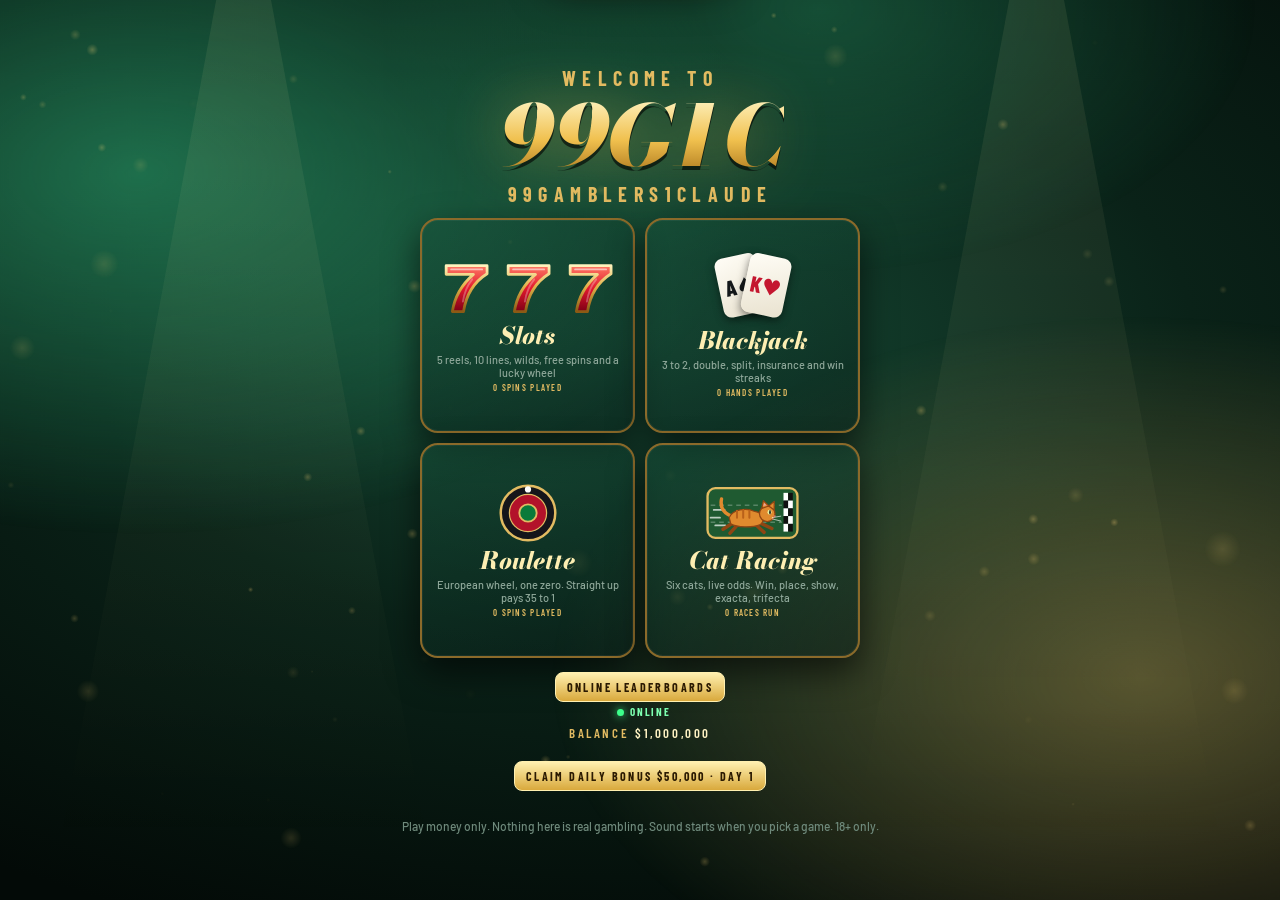
<file: index.html>
<!doctype html><html lang="en"><head><meta charset="utf-8"><meta name="viewport" content="width=device-width,initial-scale=1,maximum-scale=1,user-scalable=no,viewport-fit=cover"><style>:root{color-scheme:light}html,body{margin:0}img{max-width:100%}[hidden]{display:none!important}</style>
<title>99Gamblers1Claude</title>
<meta name="claude:viewport-fit-sides" content="cover">
<link rel="icon" type="image/svg+xml" href="data:image/svg+xml,%3Csvg%20xmlns%3D%27http%3A//www.w3.org/2000/svg%27%20viewBox%3D%270%200%2064%2064%27%3E%3Crect%20width%3D%2764%27%20height%3D%2764%27%20rx%3D%2714%27%20fill%3D%27%230c2a1f%27/%3E%3Crect%20x%3D%273%27%20y%3D%273%27%20width%3D%2758%27%20height%3D%2758%27%20rx%3D%2711%27%20fill%3D%27none%27%20stroke%3D%27%23e2bb62%27%20stroke-width%3D%273%27/%3E%3Ctext%20x%3D%2732%27%20y%3D%2743%27%20text-anchor%3D%27middle%27%20font-family%3D%27Georgia%2Cserif%27%20font-weight%3D%27900%27%20font-style%3D%27italic%27%20font-size%3D%2731%27%20fill%3D%27%23f0c04e%27%3E99%3C/text%3E%3Ccircle%20cx%3D%2751%27%20cy%3D%2713%27%20r%3D%276%27%20fill%3D%27%23d9263f%27/%3E%3C/svg%3E">
<link rel="preconnect" href="https://fonts.googleapis.com">
<link rel="preconnect" href="https://fonts.gstatic.com" crossorigin>
<link rel="stylesheet" href="https://fonts.googleapis.com/css2?family=Barlow:wght@400;500;600&family=Barlow+Condensed:wght@500;600;700&family=Bodoni+Moda:ital,opsz,wght@0,6..96,500..900;1,6..96,500..900&display=swap">
<style>
/* Layout: one-screen cabinet. Marquee header, reels in a brass frame, control deck below. Debug drawer slides over from the right. */
:root{
  --ink:#040b08; --felt:#0c2a1f; --felt-hi:#16452f; --glass:#06120d;
  --brass:#e2bb62; --brass-hi:#fdeeb2; --brass-lo:#8b6a2a;
  --ruby:#d9263f; --ruby-lo:#7d0f22;
  --text:#f1e8cc; --muted:#8fa89a; --good:#7ef0b0; --bad:#ff8080;
  --display:'Bodoni Moda','Didot',Georgia,serif;
  --ui:'Barlow Condensed','Arial Narrow',system-ui,sans-serif;
  --body:'Barlow',system-ui,sans-serif;
  --cell:110px; --gap:5px; --cp:18px;
  color-scheme:dark;
}
*{box-sizing:border-box}
html,body{height:100%}
body{
  margin:0; overflow:hidden; color:var(--text); font:500 14px/1.35 var(--body);
  background-color:var(--ink);
  background-image:
    radial-gradient(90% 70% at 50% 38%, #174a35 0%, #0a2218 48%, #030a07 100%),
    repeating-linear-gradient(45deg, rgba(255,255,255,.018) 0 1px, transparent 1px 22px),
    repeating-linear-gradient(-45deg, rgba(255,255,255,.018) 0 1px, transparent 1px 22px);
  padding-left:max(16px,env(safe-area-inset-left,0px));
  padding-right:max(16px,env(safe-area-inset-right,0px));
  padding-block:8px;
  -webkit-user-select:none; user-select:none; -webkit-tap-highlight-color:transparent;
}
button{font:inherit; color:inherit; cursor:pointer}
button:focus-visible,input:focus-visible,select:focus-visible{outline:2px solid var(--brass-hi); outline-offset:2px}

#stage{height:100%; max-width:1180px; margin:0 auto; display:grid; grid-template-rows:auto minmax(0,1fr) auto; gap:8px; will-change:transform}

/* ---------- header ---------- */
header{display:flex; align-items:center; justify-content:space-between; gap:12px 20px; flex-wrap:wrap}
.logo{display:flex; flex-direction:column; line-height:1; cursor:default}
.logo b{font:italic 800 clamp(24px,4.2vw,40px)/1 var(--display); letter-spacing:.01em;
  background:linear-gradient(#fff6c8,#f0c04e 55%,#a8731a); -webkit-background-clip:text; background-clip:text; color:transparent;
  filter:drop-shadow(0 2px 0 rgba(0,0,0,.6))}
.logo small{font:600 11px/1 var(--ui); letter-spacing:.32em; color:var(--brass); margin-top:5px; text-transform:uppercase}
.jps{display:flex; gap:8px; flex-wrap:wrap; justify-content:center}
.jp{min-width:112px; padding:5px 14px 6px; text-align:center; border-radius:7px;
  background:linear-gradient(#150c02,#241705); border:1px solid var(--brass-lo);
  box-shadow:inset 0 0 14px rgba(0,0,0,.8), 0 0 0 1px #000}
.jp i{display:block; font:600 10px/1 var(--ui); letter-spacing:.3em; color:var(--brass); font-style:normal}
.jp span{display:block; font:700 clamp(15px,2.4vw,22px)/1.2 var(--ui); font-variant-numeric:tabular-nums; color:#fff3c4; text-shadow:0 0 10px rgba(255,200,90,.55)}
.jp.grand{border-color:var(--brass)} .jp.grand span{color:#ffe89a}
.hdr-r{display:flex; gap:8px}
.ibtn{width:38px; height:38px; display:grid; place-items:center; border-radius:50%; background:linear-gradient(#2c2208,#120c02); border:1px solid var(--brass-lo); color:var(--brass-hi)}
.ibtn:hover{border-color:var(--brass-hi)}
.ibtn svg{width:19px; height:19px; fill:none; stroke:currentColor; stroke-width:2; stroke-linecap:round; stroke-linejoin:round}
.ibtn.off{color:#7d6a3a}

/* ---------- cabinet ---------- */
#mid{min-height:0; display:grid; place-items:center; position:relative}
#cabinet{position:relative; padding:var(--cp); border-radius:22px;
  background:linear-gradient(160deg,#33260a,#120c03 42%,#2b2008);
  box-shadow:0 0 0 2px var(--brass-lo), 0 0 0 5px #0e0902, 0 28px 80px rgba(0,0,0,.75), inset 0 0 40px rgba(0,0,0,.75);
  transition:transform 1.2s ease}
.bulbs{position:absolute; inset:0; border-radius:22px; padding:calc(var(--cp)/2 + 4px); pointer-events:none;
  background:radial-gradient(circle,#fff6cc 0 1.6px,rgba(255,196,80,.65) 2.4px,transparent 5.5px) 0 0/16px 16px;
  -webkit-mask:linear-gradient(#000 0 0) content-box,linear-gradient(#000 0 0); -webkit-mask-composite:xor;
  mask:linear-gradient(#000 0 0) content-box exclude,linear-gradient(#000 0 0); animation:bulbA 1s steps(1) infinite}
.bulbs.b{background-position:8px 8px; animation-name:bulbB}
@keyframes bulbA{0%{opacity:1}50%{opacity:.25}}
@keyframes bulbB{0%{opacity:.25}50%{opacity:1}}
#cabinet.fast .bulbs{animation-duration:.22s}
#cabinet.tense{transform:scale(1.012)}

#frame{position:relative; padding:6px; border-radius:10px;
  background:linear-gradient(#e6c06a,#8b6a2a 55%,#c79a45); box-shadow:inset 0 0 0 2px #3a2a08, 0 6px 16px rgba(0,0,0,.6)}
#reels{display:grid; grid-template-columns:repeat(5,var(--cell)); gap:var(--gap); background:#1a1204; position:relative; z-index:1}
.reel{position:relative; width:var(--cell); height:calc(var(--cell)*3); overflow:hidden;
  background:radial-gradient(120% 65% at 50% 50%,#14412f 0%,#08170f 70%,#040c08 100%)}
.reel::after{content:""; position:absolute; inset:0; pointer-events:none; z-index:2;
  background:linear-gradient(to bottom,rgba(0,0,0,.7),transparent 24%,transparent 76%,rgba(0,0,0,.7)),
  linear-gradient(to right,rgba(0,0,0,.35),transparent 14%,transparent 86%,rgba(0,0,0,.35))}
.reel::before{content:""; position:absolute; inset:0; z-index:3; background:#000; opacity:0; transition:opacity .35s; pointer-events:none}
.reel.dim::before{opacity:.5}
.reel.hot{z-index:4; box-shadow:0 0 0 3px var(--brass-hi),0 0 34px 8px rgba(255,210,100,.7); animation:hot .45s ease-in-out infinite alternate}
@keyframes hot{from{box-shadow:0 0 0 3px var(--brass-hi),0 0 22px 4px rgba(255,210,100,.45)}to{box-shadow:0 0 0 3px #fff,0 0 46px 12px rgba(255,214,110,.9)}}
.reel.bump{animation:bump .22s ease-out}
@keyframes bump{40%{transform:translateY(3px)}}
.strip{position:absolute; left:0; top:0; width:100%; will-change:transform}
.sym{display:block; width:100%; height:var(--cell); padding:8%}

#cells{position:absolute; left:6px; top:6px; display:grid; grid-template-columns:repeat(5,var(--cell)); grid-auto-rows:var(--cell); column-gap:var(--gap); z-index:5; pointer-events:none}
.cell{transition:background .25s, box-shadow .25s}
.cell.dim{background:rgba(0,0,0,.6)}
.cell.hit{box-shadow:inset 0 0 0 3px var(--brass-hi),inset 0 0 22px rgba(255,214,120,.6); animation:hit .6s ease-in-out infinite alternate}
@keyframes hit{from{box-shadow:inset 0 0 0 2px var(--brass),inset 0 0 12px rgba(255,214,120,.3)}to{box-shadow:inset 0 0 0 4px #fff7d0,inset 0 0 30px rgba(255,214,120,.85)}}
#lines{position:absolute; left:6px; top:6px; z-index:6; pointer-events:none; overflow:visible}
#lines path{fill:none; stroke-width:5; stroke-linecap:round; stroke-linejoin:round; filter:drop-shadow(0 0 6px currentColor)}
#cap{position:absolute; left:50%; bottom:-14px; transform:translateX(-50%) translateY(6px); z-index:8; opacity:0; transition:.25s; white-space:nowrap; max-width:96%;
  font:700 clamp(12px,1.9vw,15px)/1 var(--ui); letter-spacing:.14em; text-transform:uppercase; color:#1b1202;
  padding:7px 14px; border-radius:99px; background:linear-gradient(#fff0b5,#d9a93c); box-shadow:0 4px 14px rgba(0,0,0,.6); overflow:hidden; text-overflow:ellipsis}
#cap.show{opacity:1; transform:translateX(-50%)}
#shine{position:absolute; inset:6px; z-index:7; pointer-events:none; overflow:hidden}
#shine::before{content:""; position:absolute; top:-20%; bottom:-20%; width:18%; left:-30%; transform:skewX(-18deg);
  background:linear-gradient(90deg,transparent,rgba(255,255,255,.13),transparent); animation:shine 7s ease-in-out infinite}
@keyframes shine{0%,70%{left:-30%}100%{left:130%}}

#banner{position:absolute; left:50%; top:50%; z-index:9; transform:translate(-50%,-50%) scale(.5); opacity:0; text-align:center; pointer-events:none; width:100%}
#banner::before{content:""; position:absolute; left:50%; top:50%; width:92%; height:150%; transform:translate(-50%,-50%); z-index:-1;
  background:radial-gradient(closest-side,rgba(2,8,5,.86) 40%,rgba(2,8,5,.55) 70%,transparent)}
#banner.show{opacity:1; animation:pop .55s cubic-bezier(.2,1.5,.3,1) forwards}
#banner.out{opacity:0; transform:translate(-50%,-50%) scale(1.08); transition:.5s}
@keyframes pop{from{transform:translate(-50%,-50%) scale(.4)}to{transform:translate(-50%,-50%) scale(1)}}
.tier{font:italic 800 clamp(24px,5.4vw,58px)/1 var(--display);
  background:linear-gradient(#fff6c8,#f0c04e 55%,#a8731a); -webkit-background-clip:text; background-clip:text; color:transparent;
  filter:drop-shadow(0 3px 0 rgba(0,0,0,.6)) drop-shadow(0 0 20px rgba(255,200,80,.55))}
.amt{font:700 clamp(30px,7.4vw,82px)/1.05 var(--ui); font-variant-numeric:tabular-nums; color:#fff; text-shadow:0 3px 0 rgba(0,0,0,.6),0 0 26px rgba(255,214,110,.7)}
.bsub{margin-top:4px; font:600 clamp(11px,1.8vw,15px)/1 var(--ui); letter-spacing:.3em; text-transform:uppercase; color:var(--brass-hi)}
#banner.t-big .tier,#banner.t-super .tier{font-size:clamp(30px,7vw,74px)}
#banner.t-mega .tier,#banner.t-jackpot .tier{font-size:clamp(34px,8.4vw,92px); animation:glow 0.5s ease-in-out infinite alternate}
@keyframes glow{from{filter:drop-shadow(0 3px 0 rgba(0,0,0,.6)) drop-shadow(0 0 16px rgba(255,200,80,.4))}to{filter:drop-shadow(0 3px 0 rgba(0,0,0,.6)) drop-shadow(0 0 44px rgba(255,220,120,1))}}

#flash{position:absolute; inset:-40px; z-index:10; pointer-events:none; opacity:0; border-radius:30px;
  background:radial-gradient(closest-side,rgba(255,240,180,.85),rgba(255,200,80,.25) 60%,transparent)}
#flash.go{animation:flash .7s ease-out}
@keyframes flash{from{opacity:1}to{opacity:0}}
#vig{position:absolute; inset:0; z-index:4; pointer-events:none; opacity:0; transition:opacity .6s; border-radius:10px;
  background:radial-gradient(70% 70% at 50% 50%,transparent 40%,rgba(0,0,0,.65))}
#cabinet.tense #vig{opacity:1}

/* ---------- control deck ---------- */
#panel{display:grid; grid-auto-flow:column; grid-auto-columns:auto; justify-content:center; align-items:center; gap:14px 22px;
  padding:12px 20px; border-radius:16px; background:linear-gradient(#1b1405,#0b0701); border:1px solid var(--brass-lo);
  box-shadow:inset 0 1px 0 rgba(255,236,170,.18), 0 10px 30px rgba(0,0,0,.6)}
.grp{display:flex; flex-direction:column; gap:3px; min-width:0}
.lbl{font:600 11px/1 var(--ui); letter-spacing:.3em; color:var(--brass); text-transform:uppercase}
.val{font:700 clamp(22px,3.2vw,32px)/1.05 var(--ui); font-variant-numeric:tabular-nums; color:#fff3c4; text-shadow:0 0 10px rgba(255,200,90,.35); white-space:nowrap}
.val.sm{font-size:clamp(18px,2.4vw,24px)}
.sub{font:500 12px/1.2 var(--ui); letter-spacing:.1em; color:var(--muted); text-transform:uppercase; white-space:nowrap}
.sub b{color:var(--good); font-weight:700}
#net.neg{color:var(--bad)} #net.pos{color:var(--good)}
.stepper{display:flex; align-items:center; gap:8px}
.stepper button{width:34px; height:34px; border-radius:50%; font:700 20px/1 var(--ui); background:linear-gradient(#3a2c0a,#150e02); border:1px solid var(--brass-lo); color:var(--brass-hi)}
.stepper button:hover{border-color:var(--brass-hi)} .stepper button:active{transform:scale(.92)}
.stepper .val{min-width:76px; text-align:center}

.spin{position:relative; width:104px; height:104px; border-radius:50%; border:0; padding:0; display:grid; place-items:center; align-content:center; gap:1px;
  background:radial-gradient(circle at 50% 30%,#fff1b0,#e0ad40 45%,#8b5a14);
  box-shadow:0 0 0 3px #3a2a08, 0 0 0 5px var(--brass), 0 8px 20px rgba(0,0,0,.7), inset 0 -6px 12px rgba(80,40,0,.5), inset 0 4px 10px rgba(255,255,255,.55);
  color:#2b1a02; transition:transform .1s, filter .2s}
.spin:hover{filter:brightness(1.08)} .spin:active{transform:scale(.95)}
.spin .ico{width:38px; height:38px; fill:none; stroke:#2b1a02; stroke-width:4.5; stroke-linecap:round; stroke-linejoin:round}
.spin.busy .ico{animation:rot .7s linear infinite}
@keyframes rot{to{transform:rotate(360deg)}}
.spin span{font:700 15px/1 var(--ui); letter-spacing:.24em; padding-left:.24em}
.spin.idle::after{content:""; position:absolute; inset:-9px; border-radius:50%; border:2px solid var(--brass-hi); opacity:0; animation:ping 2.2s ease-out infinite}
@keyframes ping{0%{transform:scale(.9); opacity:.7}100%{transform:scale(1.22); opacity:0}}

.chips{display:flex; gap:7px; flex-wrap:wrap; justify-content:center; max-width:230px}
.chip{padding:8px 11px; border-radius:8px; font:700 12px/1 var(--ui); letter-spacing:.2em; text-transform:uppercase;
  background:linear-gradient(#2c2208,#120c02); border:1px solid var(--brass-lo); color:var(--brass-hi)}
.chip:hover{border-color:var(--brass-hi)}
.chip.on{background:linear-gradient(#fff0b0,#d9a93c); color:#2b1a02; border-color:#fff0b0; box-shadow:0 0 14px rgba(255,210,100,.5)}

/* ---------- modal ---------- */
#modal{position:fixed; inset:0; z-index:40; display:none; place-items:center; background:rgba(0,0,0,.72); padding:16px; backdrop-filter:blur(4px)}
#modal.open{display:grid}
.card{width:min(680px,100%); max-height:92vh; overflow:auto; border-radius:16px; padding:20px 22px 22px;
  background:linear-gradient(#1b1405,#0b0701); border:1px solid var(--brass); box-shadow:0 30px 80px rgba(0,0,0,.8)}
.card h2{margin:0 0 4px; font:italic 800 28px/1.1 var(--display); color:var(--brass-hi)}
.card p{margin:0 0 14px; color:var(--muted)}
.pt{display:grid; grid-template-columns:repeat(auto-fit,minmax(190px,1fr)); gap:8px}
.pt div{display:flex; align-items:center; gap:10px; padding:8px 10px; border-radius:10px; background:rgba(255,255,255,.04); border:1px solid rgba(226,187,98,.18)}
.pt svg{width:46px; height:46px; flex:none}
.pt dl{margin:0; font:600 13px/1.35 var(--ui); letter-spacing:.06em; font-variant-numeric:tabular-nums; color:var(--text)}
.pt dl span{color:var(--brass)}
.lg{display:grid; grid-template-columns:repeat(5,1fr); gap:8px; margin-top:14px}
.lg svg{width:100%; height:auto; background:rgba(255,255,255,.04); border-radius:6px}
.card .row{display:flex; justify-content:flex-end; gap:10px; margin-top:16px}
.btn{padding:11px 20px; border-radius:10px; border:0; font:700 14px/1 var(--ui); letter-spacing:.2em; text-transform:uppercase; background:linear-gradient(#fff0b0,#d9a93c); color:#2b1a02}

/* ---------- debug ---------- */
#debug{position:fixed; top:0; right:0; bottom:0; width:min(390px,100vw); z-index:60; transform:translateX(104%); transition:transform .25s;
  background:rgba(7,11,9,.96); backdrop-filter:blur(8px); border-left:1px solid #2b4a3b; overflow:auto; padding:12px 14px 30px;
  font:12px/1.4 ui-monospace,SFMono-Regular,Menlo,Consolas,monospace; color:#cfe9db; -webkit-user-select:text; user-select:text}
body.dbg #debug{transform:none}
#debug h3{margin:16px 0 7px; font:700 11px/1 ui-monospace,Menlo,monospace; letter-spacing:.18em; color:#6fe0a8; text-transform:uppercase; border-bottom:1px solid #1d3a2c; padding-bottom:5px}
#debug h3:first-of-type{margin-top:8px}
.dtop{display:flex; justify-content:space-between; align-items:center; color:#6fe0a8; font-weight:700}
.dtop button{background:none; border:1px solid #2b4a3b; color:#cfe9db; border-radius:5px; padding:3px 8px}
.kv{display:grid; grid-template-columns:1fr 1fr; gap:3px 10px}
.kv span{color:#7c9a8b} .kv b{text-align:right; font-weight:600; color:#e8fff2}
.kv b.neg{color:#ff8a8a} .kv b.pos{color:#7ef0b0}
.dg{display:grid; grid-template-columns:1fr 1fr; gap:6px}
.dg button,.dbtn{background:#10201a; border:1px solid #2b4a3b; color:#d7f5e5; border-radius:6px; padding:7px 8px; text-align:left; font:inherit}
.dg button:hover,.dbtn:hover{border-color:#6fe0a8; background:#14302a}
.dg button.act{border-color:#ffd36a; color:#ffe9a8; background:#2a2208}
.dg kbd{float:right; opacity:.55; font:inherit}
.dchk{display:flex; align-items:center; gap:7px; margin:6px 0}
.dsl{display:grid; grid-template-columns:110px 1fr 44px; gap:8px; align-items:center; margin:5px 0}
.dsl input[type=range]{width:100%; accent-color:#6fe0a8}
.dsl output{text-align:right; color:#e8fff2}
.gridsel{display:grid; grid-template-columns:repeat(5,1fr); gap:4px}
.gridsel select,#debug input[type=number]{width:100%; background:#0b1612; color:#e8fff2; border:1px solid #2b4a3b; border-radius:4px; padding:4px 2px; font:inherit}
.logrow{display:grid; grid-template-columns:34px 1fr 1fr 1fr; gap:6px; padding:2px 0; border-bottom:1px dashed #163024}
.logrow .pos{color:#7ef0b0} .logrow .neg{color:#ff8a8a}
.chipnext{display:inline-block; margin-top:6px; padding:3px 8px; border-radius:99px; background:#2a2208; color:#ffe9a8; border:1px solid #6a5415}
#toast{position:fixed; left:50%; bottom:22px; transform:translate(-50%,20px); z-index:70; opacity:0; pointer-events:none; transition:.25s;
  padding:9px 16px; border-radius:99px; background:#10201a; border:1px solid #6fe0a8; color:#d7f5e5; font:600 13px/1 var(--ui); letter-spacing:.12em; text-transform:uppercase}
#toast.show{opacity:1; transform:translate(-50%,0)}
#fx{position:fixed; inset:0; width:100%; height:100%; z-index:30; pointer-events:none}

/* ---------- responsive ---------- */
@media (max-width:980px){
  #panel{grid-auto-flow:row; grid-template-columns:1fr 1fr; justify-items:stretch; gap:10px 14px; padding:10px 14px}
  #gBal{grid-area:1/1} #gWin{grid-area:1/2; align-items:flex-end; text-align:right}
  #gBet{grid-area:2/1} .spin{grid-area:2/2; justify-self:end; width:92px; height:92px}
  #gWon{display:none}
  .chips{grid-area:3/1/4/3; max-width:none}
}
@media (max-width:560px){
  .jp.minor{display:none} .logo small{display:none}
  .stepper .val{min-width:62px}
}
@media (max-height:700px){ header .jps{display:none} }
@media (prefers-reduced-motion:reduce){ .bulbs,.spin.idle::after,#shine::before{animation:none} }

/* ===================== v3: 99G1C ===================== */
#stage{position:relative; z-index:2; grid-template-rows:auto minmax(0,1fr) auto auto}
#fx{z-index:55}
#amb{position:fixed; inset:0; width:100%; height:100%; z-index:0; pointer-events:none}
.beam{position:fixed; top:-6vh; width:34vmax; height:120vh; z-index:1; pointer-events:none; transform-origin:50% 0; mix-blend-mode:screen; opacity:.55;
  background:linear-gradient(to bottom,rgba(255,236,170,.16),rgba(255,236,170,.05) 55%,transparent 85%); clip-path:polygon(46% 0,54% 0,100% 100%,0 100%); animation:sway 9s ease-in-out infinite alternate}
.beam.b1{left:2vw; --a:-16deg; --b:12deg} .beam.b2{right:2vw; --a:14deg; --b:-12deg; animation-duration:11s}
@keyframes sway{from{transform:rotate(var(--a))}to{transform:rotate(var(--b))}}
body.fs .beam{background:linear-gradient(to bottom,rgba(190,140,255,.24),rgba(190,140,255,.06) 55%,transparent 85%)}
body.fs{background-image:radial-gradient(90% 70% at 50% 38%,#3b1a6e 0%,#1d0b40 48%,#07020f 100%),repeating-linear-gradient(45deg,rgba(255,255,255,.018) 0 1px,transparent 1px 22px),repeating-linear-gradient(-45deg,rgba(255,255,255,.018) 0 1px,transparent 1px 22px)}
body.fs #cabinet{box-shadow:0 0 0 2px #b78bff,0 0 0 5px #0e0902,0 0 70px rgba(170,110,255,.55),0 28px 80px rgba(0,0,0,.75),inset 0 0 40px rgba(0,0,0,.75)}
body.fs .bulbs{filter:hue-rotate(235deg) saturate(1.4)}
body.fs #frame{background:linear-gradient(#d9b8ff,#6a3ab0 55%,#b58be8)}
body.fs .reel{background:radial-gradient(120% 65% at 50% 50%,#3a1a6a 0%,#150833 70%,#080315 100%)}

/* ---------- jelly ---------- */
.jig{animation:jig .75s cubic-bezier(.2,.9,.3,1) 1}
.wob{animation:wob .55s ease-in-out 1}
.sq{transform:scale(1.13,.84)!important; transition:transform .09s ease-out}
@keyframes jig{0%{transform:scale(1.17,.83)}20%{transform:scale(.87,1.15)}40%{transform:scale(1.09,.93)}60%{transform:scale(.97,1.04)}80%{transform:scale(1.02,.99)}100%{transform:scale(1)}}
@keyframes wob{30%{transform:scale(1.08,.94)}60%{transform:scale(.97,1.04)}100%{transform:scale(1)}}
button,.jp,.logo,.grp,.tile,.lbrow,.qt,.mission,.hint{transform-origin:50% 62%}
@keyframes jel{0%,100%{transform:scale(1,1)}25%{transform:scale(1.045,.955)}50%{transform:scale(.965,1.04)}75%{transform:scale(1.02,.985)}}
#reels.idle .sym{animation:jel 3.4s ease-in-out infinite; transform-origin:50% 90%}
#reels.idle .strip .sym:nth-child(2){animation-delay:-.6s} #reels.idle .strip .sym:nth-child(3){animation-delay:-1.4s} #reels.idle .strip .sym:nth-child(4){animation-delay:-2.2s}
#reels.idle .reel:nth-child(2n) .sym{animation-duration:3.9s}
.reel.bump{animation:bump .4s ease-out}
@keyframes bump{25%{transform:scale(1.025,.965)}55%{transform:scale(.99,1.02)}100%{transform:none}}
.sym.pop{animation:symPop .6s ease-in-out infinite alternate; filter:drop-shadow(0 0 12px rgba(255,220,120,.9)); position:relative; z-index:3}
@keyframes symPop{from{transform:scale(1,1)}to{transform:scale(1.14,1.2) rotate(-2deg)}}
.sym.scat{animation:scat .55s ease-in-out infinite alternate; filter:drop-shadow(0 0 16px #c79bff)}
@keyframes scat{from{transform:scale(1) rotate(-4deg)}to{transform:scale(1.18,1.12) rotate(4deg)}}
.sym.land{animation:land .26s ease-out}
@keyframes land{0%{transform:scale(1.28,.8); filter:brightness(2)}100%{transform:scale(1)}}
.sym.wink{animation:wink .9s ease-in-out 1}
@keyframes wink{40%{transform:scale(1.16,.92) rotate(3deg); filter:brightness(1.5) drop-shadow(0 0 10px #fff3b8)}}
.sym.wildin{animation:wildin .65s cubic-bezier(.2,1.6,.3,1)}
@keyframes wildin{0%{transform:scale(.2) rotate(-120deg); opacity:0; filter:brightness(3)}100%{transform:none; opacity:1}}

/* ---------- header / meters ---------- */
.logo b{font:italic 900 clamp(26px,4.6vw,44px)/1 var(--display); letter-spacing:.02em}
.hdr-r{display:flex; align-items:center; gap:8px}
.meters{display:flex; flex-direction:column; gap:6px; min-width:150px; margin-right:6px}
.mt{display:grid; grid-template-columns:62px 1fr; align-items:center; gap:8px; font:700 11px/1 var(--ui); letter-spacing:.16em; color:var(--brass); white-space:nowrap}
.bar{height:8px; border-radius:99px; background:#0b0701; border:1px solid var(--brass-lo); overflow:hidden; box-shadow:inset 0 1px 3px #000}
.bar i{display:block; height:100%; width:0; border-radius:99px; background:linear-gradient(90deg,#8b5a14,#ffe9a0); transition:width .5s cubic-bezier(.2,.9,.3,1)}
.bar.lucky i{background:linear-gradient(90deg,#6a22c9,#d89bff)}
.bar.full{animation:fullp .7s ease-in-out infinite alternate}
@keyframes fullp{from{box-shadow:inset 0 1px 3px #000,0 0 0 rgba(200,140,255,0)}to{box-shadow:inset 0 1px 3px #000,0 0 14px rgba(200,140,255,.95)}}
.ibtn.off{opacity:.55}

/* ---------- frame extras ---------- */
#rays{position:absolute; left:50%; top:50%; width:170%; aspect-ratio:1; max-width:none; transform:translate(-50%,-50%); z-index:7; pointer-events:none; opacity:0; transition:opacity .4s; mix-blend-mode:screen;
  background:repeating-conic-gradient(from 0deg,rgba(255,232,150,.42) 0 5deg,transparent 5deg 15deg);
  -webkit-mask-image:radial-gradient(circle,#000 8%,transparent 62%); mask-image:radial-gradient(circle,#000 8%,transparent 62%); animation:spinr 16s linear infinite}
#rays.on{opacity:1}
@keyframes spinr{to{transform:translate(-50%,-50%) rotate(360deg)}}
#ring{position:absolute; left:50%; top:50%; width:40px; height:40px; margin:-20px 0 0 -20px; border-radius:50%; border:6px solid rgba(255,236,170,.9); z-index:9; pointer-events:none; opacity:0}
#ring.go{animation:ring .9s ease-out}
@keyframes ring{0%{opacity:1; transform:scale(.5)}100%{opacity:0; transform:scale(30); border-width:1px}}
#fsbar{position:absolute; left:50%; top:-16px; transform:translate(-50%,-6px); z-index:8; opacity:0; transition:.3s; display:flex; gap:14px; align-items:center; white-space:nowrap; padding:7px 16px; border-radius:99px;
  font:700 clamp(11px,1.8vw,15px)/1 var(--ui); letter-spacing:.14em; text-transform:uppercase; color:#fff; background:linear-gradient(#8b4ee0,#4a1d96); border:1px solid #d9b8ff; box-shadow:0 4px 18px rgba(0,0,0,.6),0 0 22px rgba(170,110,255,.6)}
#fsbar.show{opacity:1; transform:translate(-50%,0)}
#fsbar b{font-variant-numeric:tabular-nums; color:#ffe9a0}
#fsbar .mult{font-size:1.5em; color:#ffe9a0; text-shadow:0 0 12px rgba(255,220,100,.8); display:inline-block}
#fsbar .mult.bump{animation:mbump .55s cubic-bezier(.2,1.8,.3,1)}
@keyframes mbump{0%{transform:scale(2.2,.7)}100%{transform:scale(1)}}
#splash{position:absolute; inset:-30px; z-index:12; display:none; place-items:center; align-content:center; text-align:center; border-radius:20px; cursor:pointer;
  background:radial-gradient(closest-side,rgba(6,2,16,.93) 55%,rgba(6,2,16,.62) 85%,transparent)}
#splash.show{display:grid; animation:spl .6s cubic-bezier(.2,1.5,.3,1)}
@keyframes spl{from{opacity:0; transform:scale(.55,.4)}}
#splash .tier{font-size:clamp(30px,7vw,78px)}
#cabinet.tense{transform:scale(1.012)}
#stage.chroma{filter:drop-shadow(4px 0 0 rgba(255,40,80,.5)) drop-shadow(-4px 0 0 rgba(40,220,255,.5))}
#scr{position:fixed; inset:0; z-index:35; pointer-events:none; opacity:0}
#scr.go{animation:scrf .55s ease-out}
@keyframes scrf{0%{opacity:var(--a,.5)}100%{opacity:0}}
.lbx{position:fixed; left:0; right:0; height:0; background:#000; z-index:33; transition:height .5s ease; pointer-events:none}
.lbx.t{top:0} .lbx.b{bottom:0} body.cine .lbx{height:7vh}

/* ---------- panel chips ---------- */
.chips{max-width:300px}
.chip{position:relative}
.chip.ready{animation:rdy .9s ease-in-out infinite alternate; border-color:#d89bff; color:#fff}
@keyframes rdy{from{box-shadow:0 0 0 rgba(200,140,255,0)}to{box-shadow:0 0 16px rgba(200,140,255,.9)}}
.chip:disabled{opacity:.4; cursor:not-allowed}
.chip.gold{background:linear-gradient(#fff0b0,#d9a93c); color:#2b1a02; border-color:#fff0b0}
.spin.free{filter:saturate(.7)}
#ticker{display:flex; align-items:center; height:26px; border-radius:99px; background:rgba(0,0,0,.38); border:1px solid rgba(226,187,98,.25); overflow:hidden;
  font:600 12px/1 var(--ui); letter-spacing:.12em; text-transform:uppercase; color:var(--muted)}
.tk-l{flex:none; padding:0 12px; color:var(--brass); border-right:1px solid rgba(226,187,98,.25); height:100%; display:grid; place-items:center}
.tk-r{flex:1; overflow:hidden; white-space:nowrap}
#tkin{display:inline-flex; gap:38px; padding-left:100%; animation:tkm 90s linear infinite}
@keyframes tkm{to{transform:translateX(-100%)}}
#tkin b{color:#e8fff2; font-weight:700} #tkin i{color:var(--good); font-style:normal; font-weight:700} #tkin em{color:var(--brass-hi); font-style:italic}

/* ---------- quotes ---------- */
#quotes{position:fixed; inset:0; z-index:3; pointer-events:none; overflow:hidden}
.qt{position:absolute; padding:10px 14px; border-radius:18px; text-align:center; text-transform:uppercase; letter-spacing:.07em; color:#fff3c4;
  font:700 clamp(12px,1.35vw,16px)/1.25 var(--ui); background:rgba(8,16,12,.62); border:1px solid rgba(226,187,98,.5); box-shadow:0 0 26px rgba(255,200,90,.28);
  backdrop-filter:blur(3px); animation:qin 9s ease-in-out forwards, qfloat 3s ease-in-out infinite}
@keyframes qin{0%{opacity:0; scale:.4 .2}8%{opacity:1; scale:1}88%{opacity:1; scale:1}100%{opacity:0; scale:.7}}
@keyframes qfloat{0%,100%{translate:0 0; rotate:-1.5deg}50%{translate:0 -10px; rotate:1.5deg}}
#qback{position:fixed; inset:0; z-index:1; pointer-events:none; overflow:hidden}
.bq{position:absolute; bottom:-12vh; font:italic 800 clamp(26px,5.4vw,76px)/1.05 var(--display); color:rgba(255,226,150,.13); text-wrap:balance; max-width:60vw; animation:bqup 22s linear forwards}
@keyframes bqup{to{transform:translateY(-125vh)}}

/* ---------- overlays ---------- */
#cb{position:fixed; inset:0; z-index:100; display:none; place-items:center; align-content:center; text-align:center; padding:24px; overflow:hidden;
  background:radial-gradient(circle at 50% 50%,rgba(80,0,12,.86),rgba(8,0,3,.97))}
#cb.on{display:grid}
#cb::before{content:""; position:absolute; left:50%; top:50%; width:150vmax; height:150vmax; margin:-75vmax 0 0 -75vmax; z-index:-1; opacity:.35;
  background:repeating-conic-gradient(from 0deg,rgba(255,60,60,.5) 0 14deg,transparent 14deg 40deg); animation:spinr2 6s linear infinite}
@keyframes spinr2{to{transform:rotate(360deg)}}
#cb h1{margin:0; font:italic 900 clamp(34px,9vw,124px)/1.03 var(--display); color:#fff3c4; text-wrap:balance; animation:cbglow 1s ease-in-out infinite alternate,cbjel 1.4s ease-in-out infinite}
@keyframes cbglow{from{text-shadow:0 0 12px #ff3b3b,0 0 30px #ff3b3b,0 0 60px #ff1f4b}to{text-shadow:0 0 22px #ffd36a,0 0 54px #ffb13b,0 0 110px #ff4d4d}}
@keyframes cbjel{0%,100%{transform:scale(1)}30%{transform:scale(1.06,.94)}60%{transform:scale(.96,1.05)}}
#cb p{font:700 clamp(14px,2.4vw,24px)/1.3 var(--ui); letter-spacing:.2em; text-transform:uppercase; color:#ffd7a0; margin:18px 0 26px}
#cb .btn,#welcome .btn{font-size:clamp(16px,2.6vw,26px); padding:16px 34px}
#welcome{position:fixed; inset:0; z-index:110; display:grid; place-items:center; align-content:center; text-align:center; padding:24px; gap:6px;
  background:radial-gradient(circle at 50% 40%,#174a35,#050d09 80%)}
#welcome.gone{display:none}
#welcome h1{margin:0; font:italic 900 clamp(46px,12vw,150px)/1 var(--display); background:linear-gradient(#fff6c8,#f0c04e 55%,#a8731a); -webkit-background-clip:text; background-clip:text; color:transparent; filter:drop-shadow(0 4px 0 rgba(0,0,0,.6)) drop-shadow(0 0 30px rgba(255,200,80,.4))}
#welcome h2{margin:0 0 6px; font:700 clamp(13px,2.2vw,22px)/1.2 var(--ui); letter-spacing:.32em; text-transform:uppercase; color:var(--brass)}
#welcome p{max-width:560px; margin:10px auto 22px; color:var(--muted); font:500 14px/1.5 var(--body)}
#welcome small{display:block; margin-top:18px; color:#6f8a7c; font:500 12px/1.4 var(--body)}
#wheelOv{position:fixed; inset:0; z-index:50; display:none; place-content:center; justify-items:center; gap:14px; background:radial-gradient(circle,rgba(30,10,60,.9),rgba(2,0,8,.97)); padding:12px}
#wheelOv.open{display:grid}
.wt{font:italic 900 clamp(26px,5vw,52px)/1 var(--display); background:linear-gradient(#fff6c8,#f0c04e 55%,#a8731a); -webkit-background-clip:text; background-clip:text; color:transparent}
.wbox{position:relative; width:min(78vmin,540px); aspect-ratio:1; display:grid; place-items:center}
#wcv{width:100%; height:100%; border-radius:50%; box-shadow:0 0 0 6px #6b4508,0 0 60px rgba(255,200,90,.45),0 0 120px rgba(150,90,255,.35)}
.wptr{position:absolute; top:-20px; left:50%; width:46px; height:58px; margin-left:-23px; z-index:3; transform-origin:50% 20%; filter:drop-shadow(0 4px 6px rgba(0,0,0,.6))}
.wptr.tick{animation:tk .12s ease-out}
@keyframes tk{0%{transform:rotate(-20deg)}100%{transform:rotate(0)}}
.whub{position:absolute; width:24%; aspect-ratio:1; border-radius:50%; border:0; z-index:3; font:800 clamp(16px,3.4vw,28px)/1 var(--ui); letter-spacing:.14em; color:#2b1a02;
  background:radial-gradient(circle at 50% 30%,#fff1b0,#e0ad40 45%,#8b5a14); box-shadow:0 0 0 3px #3a2a08,0 0 0 5px var(--brass),0 8px 20px rgba(0,0,0,.7),inset 0 4px 10px rgba(255,255,255,.55)}
.wres{font:700 clamp(22px,4.4vw,44px)/1.1 var(--ui); letter-spacing:.06em; text-transform:uppercase; color:#fff3c4; text-shadow:0 0 18px rgba(255,214,110,.6); min-height:1.2em; text-align:center}
#ach{position:fixed; top:12px; left:50%; transform:translate(-50%,-160%); z-index:80; display:flex; gap:12px; align-items:center; padding:10px 20px 10px 12px; border-radius:16px;
  background:linear-gradient(#2c2208,#120c02); border:1px solid var(--brass); box-shadow:0 12px 40px rgba(0,0,0,.7),0 0 30px rgba(255,210,100,.3); transition:transform .6s cubic-bezier(.2,1.5,.3,1)}
#ach.show{transform:translate(-50%,0)}
#ach svg{width:38px; height:38px; flex:none}
#ach b{display:block; font:700 14px/1.1 var(--ui); letter-spacing:.16em; color:var(--brass-hi); text-transform:uppercase}
#ach span{color:var(--muted); font:500 13px/1.2 var(--body)}

/* ---------- modal contents ---------- */
#modal.open .card{animation:cardin .6s cubic-bezier(.2,1.5,.3,1)}
@keyframes cardin{from{opacity:0; transform:scale(.6,.4)}}
.card .row{flex-wrap:wrap}
.tiles{display:grid; grid-template-columns:repeat(auto-fit,minmax(138px,1fr)); gap:10px}
.tile{display:flex; flex-direction:column; align-items:center; gap:8px; padding:16px 10px; border-radius:16px; border:1px solid var(--brass-lo); background:linear-gradient(#2c2208,#120c02); color:var(--brass-hi); font:700 13px/1.1 var(--ui); letter-spacing:.16em; text-transform:uppercase}
.tile svg{width:30px; height:30px; fill:none; stroke:currentColor; stroke-width:2; stroke-linecap:round; stroke-linejoin:round}
.tile:hover{border-color:var(--brass-hi)}
.field{display:flex; justify-content:space-between; align-items:center; gap:14px; padding:9px 0; border-bottom:1px solid rgba(226,187,98,.12); font:500 14px/1.3 var(--body)}
.field label{color:var(--text)} .field small{display:block; color:var(--muted); font-size:12px}
.card input[type=range]{accent-color:#e2bb62; width:160px}
.card input[type=number],.card select{background:#0b0701; color:var(--text); border:1px solid var(--brass-lo); border-radius:8px; padding:7px 8px; font:inherit}
.card input[type=checkbox]{width:20px; height:20px; accent-color:#e2bb62}
.seg{display:flex; gap:6px; flex-wrap:wrap}
.seg button{padding:8px 12px; border-radius:99px; border:1px solid var(--brass-lo); background:#120c02; color:var(--brass-hi); font:700 13px/1 var(--ui); letter-spacing:.1em}
.seg button.on{background:linear-gradient(#fff0b0,#d9a93c); color:#2b1a02}
.tbl{width:100%; border-collapse:collapse; font-variant-numeric:tabular-nums; font-size:13px}
.tbl th{font:700 11px/1 var(--ui); letter-spacing:.2em; color:var(--brass); text-align:left; text-transform:uppercase; padding:6px 4px}
.tbl td{padding:6px 4px; border-top:1px solid rgba(226,187,98,.1)}
.tbl .you td{background:rgba(226,187,98,.14); color:var(--brass-hi); font-weight:700}
.scroll{max-height:46vh; overflow:auto}
.pos{color:var(--good)} .neg{color:var(--bad)}
.mission{display:grid; grid-template-columns:1fr auto; gap:6px 12px; align-items:center; padding:10px 12px; border-radius:14px; border:1px solid rgba(226,187,98,.25); background:rgba(255,255,255,.03); margin-bottom:8px}
.mission b{font:700 14px/1.2 var(--ui); letter-spacing:.1em; text-transform:uppercase}
.mission .bar{grid-column:1/2}
.big{font:800 clamp(26px,5vw,40px)/1.1 var(--ui); color:var(--brass-hi); font-variant-numeric:tabular-nums}
.kvs{display:grid; grid-template-columns:1fr auto; gap:6px 18px; font-size:14px} .kvs span{color:var(--muted)} .kvs b{text-align:right; font-variant-numeric:tabular-nums}
.note{color:var(--muted); font-size:13px; line-height:1.5; margin:10px 0 0}
.gcard{width:110px; height:152px; border-radius:12px; display:grid; place-items:center; font:800 54px/1 var(--display); margin:0 auto;
  background:repeating-linear-gradient(45deg,#7d0f22 0 8px,#5a0a18 8px 16px); border:3px solid var(--brass); box-shadow:0 10px 30px rgba(0,0,0,.6)}
.gcard.red{background:#fff; color:#d9263f} .gcard.black{background:#fff; color:#111}
.gbtns{display:flex; gap:12px; justify-content:center; margin-top:14px}
.gbtns .btn.r{background:linear-gradient(#ff7a64,#c01128); color:#fff} .gbtns .btn.k{background:linear-gradient(#555,#111); color:#fff}
.hint{display:inline-block; padding:3px 8px; border-radius:99px; background:rgba(226,187,98,.14); color:var(--brass-hi); font:700 11px/1 var(--ui); letter-spacing:.14em}

/* ---------- debug additions ---------- */
.dg.p3{grid-template-columns:1fr 1fr}
#dPresets button small{display:block; color:#7c9a8b; font-size:10.5px}
#dPresets button.act small{color:#ffe9a8}
@media (max-width:560px){ .meters{display:none} #fsbar{gap:8px; padding:6px 10px; letter-spacing:.06em} }
@media (prefers-reduced-motion:reduce){ .beam,#rays,.bq,.qt,#tkin{animation:none} #reels.idle .sym{animation:none} }
/* ---------- small-screen fixes ---------- */
#stage{grid-template-columns:minmax(0,1fr)}
#stage>*{min-width:0}
#ticker,.tk-r{min-width:0}
@media (max-height:480px){
  #ticker{display:none} header .logo small{display:none} #stage{gap:4px} body{padding-block:4px}
  #panel{padding:6px 12px; gap:8px 14px} .spin{width:68px; height:68px} .spin .ico{width:26px; height:26px} .spin span{font-size:12px}
  .val{font-size:20px} .chip{padding:6px 9px}
}
@media (max-width:560px){ .chips{max-width:none} .chip{padding:8px 9px} }
html{overflow:hidden}
#rays{display:none} #rays.on{display:block}
#flash{inset:-14px}
@media (max-height:480px) and (min-width:600px){
  #panel{grid-auto-flow:column; grid-template-columns:none; justify-items:start; align-items:center}
  #gBal,#gBet,#gWin,.spin,.chips{grid-area:auto} #gWin{align-items:flex-start; text-align:left} .spin{justify-self:auto}
  .chips{max-width:250px; gap:5px} #gWon{display:none}
}

/* ---------- wheel icon + quote strip ---------- */
.ibtn{position:relative}
.wheelbtn{color:#e6c8ff}
.wheelbtn::before{content:""; position:absolute; inset:-4px; border-radius:50%; background:conic-gradient(#d89bff calc(var(--p,0) * 1%),rgba(226,187,98,.2) 0); -webkit-mask:radial-gradient(circle,transparent 60%,#000 62%); mask:radial-gradient(circle,transparent 60%,#000 62%)}
.wheelbtn.ready{animation:rdy .9s ease-in-out infinite alternate; border-color:#d89bff; color:#fff}
.wheelbtn.ready svg{animation:spinr3 2.2s linear infinite}
@keyframes spinr3{to{transform:rotate(360deg)}}
#qstrip{display:none; align-items:center; justify-content:center; text-align:center; min-height:34px; padding:6px 14px; border-radius:99px; background:rgba(8,16,12,.6); border:1px solid rgba(226,187,98,.45); box-shadow:0 0 18px rgba(255,200,90,.18);
  font:700 clamp(11px,3vw,14px)/1.2 var(--ui); letter-spacing:.07em; text-transform:uppercase; color:#fff3c4}
body.qn #qstrip{display:flex}
body.qn #stage{grid-template-rows:auto auto minmax(0,1fr) auto auto}
#qtxt{display:inline-block} #qtxt.pop{animation:qpop .9s cubic-bezier(.2,1.6,.3,1)}
@keyframes qpop{0%{opacity:0; transform:scale(.4,1.5)}40%{opacity:1; transform:scale(1.15,.85)}70%{transform:scale(.96,1.05)}100%{transform:none}}
@media (max-height:480px){ #qstrip{display:none!important} #stage,body.qn #stage{grid-template-rows:auto minmax(0,1fr) auto} }

/* ---------- motion blur without svg filters (fast on iOS) ---------- */
.reel.mb1 .sym{opacity:.92} .reel.mb2 .sym{opacity:.8; transform:scaleY(1.16)} .reel.mb3 .sym{opacity:.66; transform:scaleY(1.38)}
.reel.mb1 .strip::after,.reel.mb2 .strip::after,.reel.mb3 .strip::after{content:""; position:absolute; inset:0; pointer-events:none; background:repeating-linear-gradient(to bottom,transparent 0 7px,rgba(255,244,200,.1) 7px 11px)}
.reel.mb3 .strip::after{background:repeating-linear-gradient(to bottom,rgba(0,0,0,.2) 0 5px,rgba(255,244,200,.16) 5px 10px)}
#stage{will-change:transform}

/* ---------- the one-armed bandit lever ---------- */
#mid{display:flex; align-items:center; justify-content:center; gap:6px}
#arm{--L:90px; position:relative; flex:none; width:54px; height:calc(var(--L) + 64px); align-self:center; padding:0; border:0; background:none; cursor:pointer; touch-action:manipulation; -webkit-tap-highlight-color:transparent}
.ar-mount{position:absolute; left:-9px; bottom:4px; width:28px; height:50px; border-radius:6px 13px 13px 6px; background:linear-gradient(90deg,#6b4508,#f6d36e 45%,#8b5a14); box-shadow:0 4px 8px rgba(0,0,0,.6), inset 0 0 0 2px rgba(58,42,8,.7)}
.ar-pivot{position:absolute; left:4px; bottom:18px; width:22px; height:22px; border-radius:50%; background:radial-gradient(circle at 35% 30%,#fff,#a8b8c3 55%,#3a4650); box-shadow:0 2px 5px rgba(0,0,0,.6); z-index:2}
.ar-rod{position:absolute; left:11px; bottom:27px; width:9px; height:var(--L); border-radius:5px; transform-origin:50% 100%; transform:rotate(9deg); transition:transform .1s;
  background:linear-gradient(90deg,#55646f,#f6fbff 38%,#a2b3be 62%,#3d4a54); box-shadow:2px 0 5px rgba(0,0,0,.5)}
.ar-ball{position:absolute; left:50%; top:-17px; width:34px; height:34px; margin-left:-17px; border-radius:50%;
  background:radial-gradient(circle at 34% 28%,#fff 0,#ff9aa6 10%,#e0314a 40%,#8a0016 100%); box-shadow:0 0 16px rgba(255,50,80,.65), inset -4px -6px 10px rgba(60,0,10,.5)}
#arm.idle .ar-ball{animation:ballglow 1.4s ease-in-out infinite alternate}
@keyframes ballglow{from{box-shadow:0 0 8px rgba(255,50,80,.4), inset -4px -6px 10px rgba(60,0,10,.5)}to{box-shadow:0 0 24px rgba(255,70,100,.95), inset -4px -6px 10px rgba(60,0,10,.5)}}
#arm:active .ar-rod{transform:rotate(9deg) scaleY(.72)}
#arm:active .ar-ball{transform:scale(1.1,1.52)}
#arm.pull .ar-rod{animation:rodpull .76s cubic-bezier(.3,.1,.3,1) both}
#arm.pull .ar-ball{animation:ballpull .76s cubic-bezier(.3,.1,.3,1) both}
@keyframes rodpull{0%{transform:rotate(9deg) scaleY(1)}28%{transform:rotate(9deg) scaleY(.25)}50%{transform:rotate(9deg) scaleY(.25)}76%{transform:rotate(9deg) scaleY(1.08)}100%{transform:rotate(9deg) scaleY(1)}}
@keyframes ballpull{0%{transform:scale(1,1)}28%{transform:scale(1.45,5.8)}50%{transform:scale(1.45,5.8)}76%{transform:scale(.94,.86)}100%{transform:scale(1,1)}}
#arm.sm .ar-ball{width:28px; height:28px; margin-left:-14px; top:-14px}
@media (max-height:420px){ #arm{display:none} }

/* ---------- lite graphics ---------- */
body.lite .beam,body.lite .bq,body.lite #rays,body.lite #shine::before{display:none!important}
body.lite #modal,body.lite #debug,body.lite .qt{backdrop-filter:none}
body.lite .bulbs{animation:none!important}
body.lite .sym.pop,body.lite .sym.scat{filter:none}
body.lite #lines path{filter:none}
body.lite #stage.chroma{filter:none}
body.lite #reels.idle .sym{animation:none}
body.lite .reel.hot{animation:none}
body.lite #banner .tier{filter:none!important; animation:none!important}
body.lite #arm.idle .ar-ball{animation:none}
body.lite #welcome h1{filter:none}

/* ---------- perf pass: same look, cheaper to draw ---------- */
.beam{mix-blend-mode:normal; will-change:transform}
.qt{backdrop-filter:none!important; background:rgba(6,14,10,.82)!important}
#debug{backdrop-filter:none!important}
#banner.t-mega .tier,#banner.t-jackpot .tier{animation:none!important; filter:drop-shadow(0 3px 0 rgba(0,0,0,.6)) drop-shadow(0 0 30px rgba(255,214,110,.85))}
#banner.t-mega .amt,#banner.t-jackpot .amt{animation:amtp .5s ease-in-out infinite alternate}
@keyframes amtp{from{transform:scale(1)}to{transform:scale(1.045)}}
header,#panel,#ticker,#bjpanel{contain:layout style}
#qback,#quotes{contain:layout style}
.strip,.reel{backface-visibility:hidden}
body.bal #rays{will-change:transform}
body.bal .bq{filter:none}

/* ---------- bigger lever ---------- */
#arm{height:calc(var(--L) + 100px)}
.ar-mount{left:-12px; bottom:4px; width:42px; height:76px; border-radius:8px 18px 18px 8px}
.ar-pivot{left:0; bottom:28px; width:32px; height:32px}
.ar-rod{left:9px; bottom:40px; width:14px; border-radius:7px}
.ar-ball{top:-27px; width:54px; height:54px; margin-left:-27px}
#arm.sm .ar-ball{width:46px; height:46px; margin-left:-23px; top:-23px}
@media (max-height:420px){ #arm{display:none} }

.dtabs{display:flex; flex-wrap:wrap; gap:4px; overflow:visible; margin:8px 0 2px; padding-bottom:6px; position:sticky; top:-10px; z-index:2; background:#08130e; border-bottom:1px solid #1d3a2c}
.dtabs button{flex:0 0 auto; background:#0b1612; border:1px solid #2b4a3b; color:#9fc9b2; border-radius:999px; padding:6px 12px; font:700 11px/1 ui-monospace,Menlo,monospace; letter-spacing:.08em; text-transform:uppercase}
.dtabs button.act{background:#16402e; color:#eafff3; border-color:#6fe0a8}
#debug .dpane{display:none} #debug .dpane.on{display:block}
#debug .dpane>h3:first-child{margin-top:12px}
.admtabs{top:-6px!important; margin-top:6px}
.admpane{display:none; margin-top:8px} .admpane.on{display:block}
.admbtns{display:flex; flex-wrap:wrap; gap:6px; margin:4px 0 8px}
.admbtns button,.admpane>button{font:600 12px/1.1 system-ui,sans-serif}
.admpane h4{margin:12px 0 4px; font:700 11px/1 ui-monospace,monospace; letter-spacing:.14em; text-transform:uppercase; color:#d9b45a}
.admpane input,.admpane select{max-width:100%; margin:2px 4px 2px 0}
.admicons{display:flex; flex-wrap:wrap; gap:6px; margin:6px 0}
.admic{width:46px; height:46px; padding:4px; border-radius:10px; border:2px solid #2b4a3b; background:#0b1612} .admic.act{border-color:#d9b45a; background:#1d2a1a} .admic svg{width:100%; height:100%}
.admrow.off{opacity:.62}
.admwarn{display:block; color:#ffb36b; margin-top:4px; font-size:12px}
html.adm-flip{transform:rotate(180deg); transition:transform .8s}
html.adm-inv{filter:invert(1) hue-rotate(180deg)}
html.adm-glitch body{animation:admGl .12s steps(2) infinite}
@keyframes admGl{0%{transform:translate(3px,-2px) skewX(2deg); filter:hue-rotate(40deg)}50%{transform:translate(-4px,2px) skewX(-3deg); filter:saturate(3) hue-rotate(-60deg)}100%{transform:translate(2px,3px); filter:contrast(1.6)}}
#admBlack{position:fixed; inset:0; background:#000; z-index:300; display:none} #admBlack.on{display:block}

/* ---- phone lock: no page scroll/zoom, overlays follow the visible viewport (keyboard) ---- */
html{position:fixed; inset:0; width:100%; height:100%; overflow:hidden; overscroll-behavior:none; touch-action:manipulation; -webkit-text-size-adjust:100%}
body{position:fixed; inset:0; width:100%; overscroll-behavior:none}
#modal{top:var(--vvt,0)!important; bottom:auto!important; height:var(--vvh,100%)!important}
#debug{top:var(--vvt,0)!important; bottom:auto!important; height:var(--vvh,100%)!important; overscroll-behavior:contain}
.card{max-height:calc(var(--vvh,100vh) - 32px)!important; overscroll-behavior:contain; -webkit-overflow-scrolling:touch}
@media (pointer:coarse){ input:not([type=range]):not([type=checkbox]):not([type=radio]),select,textarea{font-size:16px!important} #modal{backdrop-filter:none!important; background:rgba(0,0,0,.82)!important} }
html.ui-open #stage *,html.ui-open header *,html.ui-open #ticker *,html.ui-open #arm *{animation-play-state:paused!important}
.admbj{margin:6px 0; padding:8px; border:1px solid #2b4a3b; border-radius:8px; background:#0b1612} .admbjrow{font:600 13px/1.5 ui-monospace,monospace; color:#eafff3}
#sDel{padding:8px 12px; font-size:12px; background:linear-gradient(#ff9a8a,#c4311f); color:#fff}
.admbj{margin:6px 0; padding:8px; border:1px solid #2b4a3b; border-radius:8px; background:#0b1612} .admbjrow{font:600 13px/1.5 ui-monospace,monospace; color:#eafff3}
#sDel{padding:8px 12px; font-size:12px; background:linear-gradient(#ff9a8a,#c4311f); color:#fff}
#dAdm{display:block!important}
#dAdm .admlist{display:flex; flex-direction:column; gap:6px; margin:4px 0 6px} #dAdm .admlist .admrow{width:100%}
#dAdm .admbtns{display:flex; flex-wrap:wrap; gap:6px; margin-top:10px} #dAdm .admbtns button{width:auto}

/* ---------- lobby (game chooser) ---------- */
#welcome{overflow:auto; align-content:start; padding-block:max(24px,5vh)}
#welcome h1{font-size:clamp(46px,11vw,120px)}
.games{display:flex; gap:16px; flex-wrap:wrap; justify-content:center; margin:14px 0 6px}
.gtile{width:min(310px,88vw); padding:18px 16px 16px; border-radius:22px; text-align:center; display:grid; gap:6px; justify-items:center; color:#fff3c4; cursor:pointer;
  background:linear-gradient(160deg,#17503a,#09201a); border:2px solid var(--brass-lo); box-shadow:0 14px 34px rgba(0,0,0,.6), inset 0 0 0 1px rgba(255,255,255,.05)}
.gtile:hover{border-color:var(--brass-hi); box-shadow:0 14px 40px rgba(255,200,80,.25), inset 0 0 0 1px rgba(255,255,255,.08)}
.gtile b{font:italic 800 28px/1.1 var(--display); color:var(--brass-hi)}
.gtile span{font:500 13px/1.35 var(--body); color:var(--muted)}
.gtile em{font:600 11px/1 var(--ui); letter-spacing:.2em; text-transform:uppercase; color:var(--brass); font-style:normal}
.gart{display:flex; align-items:center; justify-content:center; height:88px}
.gart svg{width:62px; height:62px}
.gart .mc{width:58px; height:82px; border-radius:8px; background:linear-gradient(160deg,#fffdf6,#e9e2cf); color:#14181a; display:grid; place-items:center; font:800 24px/1 var(--ui); box-shadow:0 6px 14px rgba(0,0,0,.5)}
.gart .mc.r{color:#c4162f} .gart .mc:first-child{transform:rotate(-12deg) translateX(8px)} .gart .mc:last-child{transform:rotate(12deg) translateX(-8px)}
#lobBal{color:#fff3c4}
.lobbal{margin-top:6px; font:600 13px/1 var(--ui); letter-spacing:.2em; text-transform:uppercase; color:var(--brass)}
#daily{margin:12px 0 0; min-height:40px; display:grid; place-items:center}
.dstreak{font:600 12px/1.4 var(--ui); letter-spacing:.12em; text-transform:uppercase; color:var(--muted)} .dstreak b{color:var(--brass-hi)}

/* ---------- blackjack ---------- */
#bj{--cw:clamp(52px,15vw,92px); height:100%; max-width:1180px; margin:0 auto; display:grid; grid-template-rows:auto minmax(0,1fr) auto; gap:8px; position:relative; z-index:2; will-change:transform; min-width:0}
#bj>*{min-width:0}
.bjstreak{display:flex; align-items:center; gap:6px; padding:5px 11px; border-radius:99px; background:rgba(0,0,0,.4); border:1px solid rgba(226,187,98,.3); color:#8a7a4a; font:700 13px/1 var(--ui); letter-spacing:.12em}
.bjstreak svg{width:16px; height:16px; fill:currentColor} .bjstreak.on{color:#ffb347; border-color:#ffb347; box-shadow:0 0 14px rgba(255,150,40,.5)}
#bjtable{position:relative; min-height:0; border-radius:26px; overflow:hidden; display:flex; flex-direction:column; justify-content:space-around; align-items:center; padding:12px 8px 10px;
  background:radial-gradient(120% 90% at 50% 25%,#1d7350 0%,#0e3d2b 55%,#06170f 100%); box-shadow:0 0 0 3px var(--brass-lo),0 0 0 6px #0e0902,0 24px 60px rgba(0,0,0,.7), inset 0 0 70px rgba(0,0,0,.6)}
#bjfx{position:absolute; inset:0; z-index:6; pointer-events:none; overflow:hidden}
.bjrule{font:700 clamp(10px,2.6vw,13px)/1 var(--ui); letter-spacing:.26em; text-transform:uppercase; color:rgba(240,220,150,.55); text-align:center}
#bjshoe{position:absolute; top:10px; right:12px; width:calc(var(--cw)*.7); aspect-ratio:5/7}
#bjshoe i{position:absolute; inset:0; border-radius:7%; background:repeating-linear-gradient(45deg,#7a1020 0 5px,#5a0a16 5px 10px); border:2px solid #f0e6c0; box-shadow:0 3px 6px rgba(0,0,0,.5)} #bjshoe i:nth-child(2){transform:translate(2px,2px)} #bjshoe i:nth-child(3){transform:translate(4px,4px)}
.bjrow{display:flex; flex-direction:column; align-items:center; gap:6px; max-width:100%}
.hand{display:flex; justify-content:center; min-height:calc(var(--cw)*1.4)}
#bjd{min-height:calc(var(--cw)*1.4)}
#bjp{display:flex; justify-content:center; align-items:flex-end; gap:10px; flex-wrap:wrap; max-width:100%; min-height:calc(var(--cw)*1.4 + 60px)} #bjp.many{--cw:clamp(38px,10.5vw,64px); gap:6px}
#bjmsg{min-height:22px; font:800 clamp(15px,4vw,22px)/1 var(--ui); letter-spacing:.2em; text-transform:uppercase; color:#ffe9a8; text-shadow:0 2px 0 rgba(0,0,0,.6)}
.bc{position:relative; width:var(--cw); aspect-ratio:5/7; flex:none; margin-left:calc(var(--cw)*-.52); perspective:700px} .hand .bc:first-child{margin-left:0}
.bci{position:absolute; inset:0; transform-style:preserve-3d; -webkit-transform-style:preserve-3d; transition:transform .55s cubic-bezier(.3,1.35,.4,1)}
.bc.down .bci{transform:rotateY(180deg)}
.bf,.bb{position:absolute; inset:0; border-radius:8%; backface-visibility:hidden; -webkit-backface-visibility:hidden; box-shadow:0 4px 10px rgba(0,0,0,.55)}
.bf{background:linear-gradient(160deg,#fffdf6,#e6dfca); color:#14181a} .bf.red{color:#c4162f}
.bf b{position:absolute; top:5%; left:9%; font:800 calc(var(--cw)*.3)/1 var(--ui)} .bf i{position:absolute; top:calc(5% + var(--cw)*.3); left:9%; font:normal 700 calc(var(--cw)*.22)/1 system-ui,sans-serif}
.bf u{position:absolute; right:10%; bottom:5%; text-decoration:none; font:normal 700 calc(var(--cw)*.56)/1 system-ui,sans-serif}
.bb{transform:rotateY(180deg); display:grid; place-items:center; background:repeating-linear-gradient(45deg,#8a1424 0 6px,#5e0b18 6px 12px); border:3px solid #f0e6c0}
.bb span{font:italic 900 calc(var(--cw)*.4)/1 var(--display); color:#f0c04e; text-shadow:0 2px 0 rgba(0,0,0,.6)}
.hbox{display:flex; flex-direction:column; align-items:center; gap:5px; padding:6px 8px 8px; border-radius:16px; border:2px solid transparent; transition:border-color .2s, box-shadow .2s}
.hbox.act{border-color:var(--brass-hi); box-shadow:0 0 22px rgba(255,210,100,.5)}
.tot{min-height:22px; padding:2px 11px; border-radius:99px; background:rgba(0,0,0,.55); font:700 15px/1.35 var(--ui); letter-spacing:.1em; color:#fff3c4} .tot:empty{visibility:hidden} .tot.bust{color:#ff9a9a}
.hbet{font:600 11px/1 var(--ui); letter-spacing:.14em; color:var(--brass)}
.res{min-height:20px; font:800 13px/1.4 var(--ui); letter-spacing:.2em; padding:0 8px; border-radius:6px} .res:empty{display:none}
.res.win{color:#1b1202; background:linear-gradient(#fff0b0,#d9a93c)} .res.push{color:#d7f5e5; background:#2b5a46} .res.lose{color:#c9b98a; background:rgba(0,0,0,.45)}
#bjpanel{display:grid; gap:8px; padding:10px 12px; border-radius:18px; background:linear-gradient(#1a1305,#0b0802); border:1px solid var(--brass-lo); box-shadow:0 10px 30px rgba(0,0,0,.5)}
.bjinfo{display:flex; justify-content:space-around; gap:10px; text-align:center} .bjinfo .grp{align-items:center}
#bjAsk{display:flex; gap:8px; align-items:center; justify-content:center; flex-wrap:wrap; padding:8px; border-radius:12px; background:rgba(0,0,0,.45); font:700 13px/1.3 var(--ui); letter-spacing:.12em; text-transform:uppercase; color:#ffe9a8} #bjAsk[hidden]{display:none}
.bjchips{display:flex; justify-content:center; gap:8px; flex-wrap:wrap; transition:opacity .2s} .bjchips.off{opacity:.45}
.pchip{width:50px; height:50px; border-radius:50%; font:800 14px/1 var(--ui); color:#fff; background:var(--c); border:3px dashed rgba(255,255,255,.85); box-shadow:0 4px 0 rgba(0,0,0,.55), inset 0 0 0 3px var(--c), 0 0 0 1px rgba(0,0,0,.5); text-shadow:0 1px 2px rgba(0,0,0,.6)}
.pchip:nth-child(5){color:#2b1a02; text-shadow:none}
.bjact{display:flex; gap:8px; justify-content:center; flex-wrap:wrap}
.bjact .chip{padding:12px 15px; font-size:14px; min-width:74px}
.bjact[hidden]{display:none}
@media (max-width:560px){ .bjact .chip{padding:12px 12px; min-width:64px; flex:1} .pchip{width:46px; height:46px} #bjpanel{padding:8px 10px} }
@media (max-height:700px){ .bjrule{display:none} #bj{--cw:clamp(44px,12vw,70px)} }
body.lite .hbox.act{box-shadow:none}

/* ---------- online ---------- */
.olstat{display:inline-block; margin-left:8px; font:700 11px/1 var(--ui); letter-spacing:.18em; text-transform:uppercase; color:#8a7a4a} .olstat.on{color:#7dffb0} .olstat.on::before{content:""; display:inline-block; width:7px; height:7px; border-radius:50%; background:#3dff8b; margin-right:6px; box-shadow:0 0 8px #3dff8b}
.olnote{font:500 13px/1.4 var(--body); color:var(--muted); margin:6px 0} .olnote.warn{color:#ffb4a0}
.oltabs{display:flex; flex-wrap:wrap; gap:6px; margin:10px 0} .oltabs button{padding:7px 10px; border-radius:99px; border:1px solid var(--brass-lo); background:#120c02; color:var(--brass-hi); font:700 11px/1 var(--ui); letter-spacing:.14em; text-transform:uppercase} .oltabs button.act{background:linear-gradient(#f6d36e,#c79a45); color:#1b1202}
.ollist{display:grid; gap:4px; max-height:34vh; overflow:auto}
.olrow{display:grid; grid-template-columns:30px 1fr auto; gap:8px; align-items:center; padding:7px 10px; border-radius:10px; background:rgba(255,255,255,.04); font:600 14px/1.2 var(--ui)} .olrow b{color:var(--brass)} .olrow em{font-style:normal; color:#fff3c4} .olrow.me{background:rgba(226,187,98,.18); outline:1px solid var(--brass-hi)}
.olrow span{overflow:hidden; text-overflow:ellipsis; white-space:nowrap}
.olh{margin:12px 0 4px; font:700 12px/1 var(--ui); letter-spacing:.24em; text-transform:uppercase; color:var(--brass)} .olf{font:500 13px/1.5 var(--body); color:#d9d2b8}
.oldet{margin-top:10px; font:500 13px var(--body); color:var(--muted)} .oldet summary{cursor:pointer}
#olBtn{margin-top:4px}
.bjrule{max-width:calc(100% - 90px); margin-right:auto; text-align:left; font-size:clamp(9px,2.3vw,12px)}
.bc{margin-left:calc(var(--cw)*-.4)}
.bjact .chip{letter-spacing:.08em; font-size:13px}
@media (max-width:560px){ .bjact .chip{padding:12px 6px; min-width:0} }
#modal{z-index:120} #debug{z-index:118} #toast{z-index:125}

#bjsay{position:absolute; z-index:7; top:26px; left:10px; max-width:min(62%,300px); padding:8px 12px 9px; border-radius:16px 16px 16px 4px; background:linear-gradient(#fff6d8,#f0dc9e); color:#2b1a02; border:2px solid #b98a2a; box-shadow:0 6px 18px rgba(0,0,0,.5); font:600 clamp(12px,3.3vw,15px)/1.25 var(--ui); opacity:0; transform:translateY(8px) scale(.92); transform-origin:0 100%; pointer-events:none; transition:opacity .25s,transform .35s cubic-bezier(.3,1.5,.4,1)}
#bjsay.show{opacity:1; transform:none}
#bjsay b{display:block; font:800 10px/1 var(--ui); letter-spacing:.22em; text-transform:uppercase; color:#8a5a08; margin-bottom:3px}
.jp.mega i{color:#ffb0f0} .jp.mega span{color:#ffd9fa; text-shadow:0 0 10px rgba(255,120,230,.6)}
.jp.mega{border-color:#c05ab8}
@media (max-width:560px){ .jp:not(.minor){min-width:0; padding:4px 8px 5px} .jps{gap:5px} .jp span{font-size:clamp(11px,3.4vw,15px)!important} .jp i{letter-spacing:.2em} .jp.minor{display:none} }

#dIcons .icb{display:flex; flex-direction:column; align-items:center; gap:2px; padding:5px 4px} #dIcons .icb small{font-size:9px; letter-spacing:.04em} #dIcons .icb.act{outline:2px solid #ffd35a}
.icprev{display:flex; justify-content:center; padding:6px 0} .icc{display:flex; gap:6px} .icc input[type=color]{width:42px; height:34px; padding:0; border:0; background:none} .icc input[type=number]{width:70px}

/* ---- admin effects ---- */
#admMsg{position:fixed; inset:0; z-index:140; display:none; align-items:center; justify-content:center; background:rgba(0,0,0,.6); padding:20px}
#admMsg.on{display:flex} .admcard{max-width:420px; width:100%; background:linear-gradient(#1b1a22,#0d0c12); border:2px solid #b98a2a; border-radius:16px; padding:20px; text-align:center; color:#f6ecd2; box-shadow:0 20px 60px rgba(0,0,0,.7)}
.admcard b{display:block; font:800 13px/1 var(--ui); letter-spacing:.24em; text-transform:uppercase; color:#e0ad40; margin-bottom:12px} .admcard p{font:600 18px/1.35 var(--ui); margin:0 0 16px}
.eyeflash{position:absolute; inset:0; background:#eaf2ff; opacity:0; pointer-events:none}
#admSkull.on{display:flex}
@keyframes cineShake{0%{transform:translate(0,0)}25%{transform:translate(-7px,4px) rotate(-.3deg)}50%{transform:translate(6px,-5px) rotate(.3deg)}75%{transform:translate(-4px,-6px)}100%{transform:translate(5px,5px) rotate(-.2deg)}}
.admlist{display:flex; flex-direction:column; gap:8px} .admrow{display:grid; grid-template-columns:1fr auto; gap:2px 10px; text-align:left; padding:10px 12px; border-radius:12px} .admrow b{font-size:16px} .admrow i{font-style:normal; opacity:.7; justify-self:end} .admrow span{font-size:12px; opacity:.8} .admrow em{font-style:normal; justify-self:end; font-weight:700}
.admhead b{display:block; font-size:20px} .admhead span{font-size:12px; opacity:.8}
.admmirror{margin:10px 0; padding:10px; border-radius:14px; background:#120b1c; border:2px solid #b98a2a} .admtop{display:flex; flex-wrap:wrap; gap:4px 12px; font-size:12px; margin-bottom:8px} .admtop span{opacity:.9}
.admgrid{display:grid; grid-template-columns:repeat(5,1fr); gap:3px; background:#000; padding:4px; border-radius:8px} .admcell{aspect-ratio:1; background:linear-gradient(#2a1d3a,#160e22); border-radius:6px; display:flex; align-items:center; justify-content:center} .admcell svg{width:84%; height:84%}
.admq{font-size:11px; opacity:.8; margin-top:6px}
.admview h4,.admacts h4{margin:12px 0 4px; font:800 11px/1 var(--ui); letter-spacing:.18em; text-transform:uppercase; color:#e0ad40}
.admpred{display:flex; flex-direction:column; gap:2px} .admp{display:grid; grid-template-columns:24px 1fr auto; gap:8px; padding:4px 8px; border-radius:8px; font-size:13px; background:rgba(255,255,255,.05)} .admp.win{background:rgba(40,160,80,.28)} .admp.part{background:rgba(200,170,40,.18)} .admp.lose{background:rgba(190,50,50,.18)} .admp em{font-style:normal; font-weight:700}
.admnet{margin-top:6px; font-weight:800; text-align:right} .admnet.up{color:#6fe39a} .admnet.dn{color:#ff8a8a}
.admacts{display:flex; flex-wrap:wrap; gap:6px} .admacts h4{flex-basis:100%} .admacts input,.admacts select{flex:1 1 140px; min-width:0; padding:8px; border-radius:8px; border:1px solid #b98a2a; background:#120b1c; color:#fff}

/* KGB eye */
#admEye{position:fixed; inset:0; z-index:135; display:none; pointer-events:auto; background:radial-gradient(ellipse at 50% 46%, rgba(120,0,0,.25), rgba(30,0,0,.82) 70%, rgba(0,0,0,.94))} #admEye.on{display:block} #admEye canvas{position:absolute; inset:0}
#admEye.in{animation:eyeIn .35s ease-out}
@keyframes eyeIn{from{opacity:0}to{opacity:1}}
.eyehud{position:absolute; inset:0; pointer-events:none; font:700 12px/1 ui-monospace,Menlo,monospace; letter-spacing:.2em; color:#ff4a3a; text-shadow:0 0 8px #ff1a0a; border:2px solid rgba(255,40,25,.55); margin:10px; border-radius:6px}
.eyehud span{position:absolute; padding:8px 10px} .eyehud .tl{left:0; top:0} .eyehud .tr{right:0; top:0; animation:recB .8s steps(2) infinite} .eyehud .bl{left:0; bottom:0} .eyehud .br{right:0; bottom:0}
@keyframes recB{50%{opacity:.25}}
.eyescan{position:absolute; left:0; right:0; height:3px; background:linear-gradient(90deg,transparent,rgba(255,60,40,.8),transparent); box-shadow:0 0 16px #ff2a1a; animation:eyeScan 1.7s linear infinite}
@keyframes eyeScan{from{top:0}to{top:100%}}
.eyeflash{position:absolute; inset:0; background:#ffd9d0; opacity:0; pointer-events:none}
/* custom jackpot win animation */
#admBig{position:fixed; inset:0; z-index:131; display:none; pointer-events:none; overflow:hidden} #admBig.on{display:block}
#admBig .abRays{position:absolute; left:50%; top:50%; width:240vmax; height:240vmax; margin:-120vmax 0 0 -120vmax; background:repeating-conic-gradient(rgba(255,214,90,0) 0 9deg, rgba(255,214,90,.2) 9deg 18deg); -webkit-mask:radial-gradient(circle,#000 0,transparent 42%); mask:radial-gradient(circle,#000 0,transparent 42%); animation:abSpin 7s linear infinite}
@keyframes abSpin{to{transform:rotate(360deg)}}
#admBig .abT,#admBig .abN{display:none!important} #admBig .abT0{position:absolute; left:50%; top:28%; transform:translate(-50%,-50%); font:900 18vw/1 var(--ui); letter-spacing:.04em; color:#fff1a8; text-shadow:0 0 28px #ff9d00,0 5px 0 #8a4200; white-space:nowrap; animation:abPulse .45s ease-in-out infinite alternate}
@keyframes abPulse{from{transform:translate(-50%,-50%) scale(.96)}to{transform:translate(-50%,-50%) scale(1.06)}}
#admBig .abN{position:absolute; left:50%; top:54%; transform:translate(-50%,-50%); font:900 26vw/1 var(--ui); color:#ffd84a; text-shadow:0 0 36px #ff9d00,0 8px 0 #7a3b00; white-space:nowrap; font-variant-numeric:tabular-nums}
/* black & white + dimming without CSS filters (filters made SVG icons vanish on iPhone) */
#admBW{position:fixed; inset:0; z-index:136; display:none; pointer-events:none; background:#808080; mix-blend-mode:saturation} #admBW.on{display:block}
#admDim{position:fixed; inset:0; z-index:137; display:none; pointer-events:none; background:rgba(0,0,0,.2)} #admDim.on{display:block}
#admSkull{position:fixed; inset:0; z-index:138; display:none; align-items:flex-start; padding-top:7vh; justify-content:center; font-size:34vmin; line-height:1; pointer-events:none} #admSkull.on{display:flex}
html.cine-bw #stage,html.cine-bw #bj,html.cine-bw #welcome{animation:cineShake .09s infinite}
.admh{margin:14px 0 4px; font:700 11px/1 ui-monospace,monospace; letter-spacing:.14em; text-transform:uppercase; color:#d9b45a}
#bjLogo{display:flex; flex-direction:column; align-items:flex-start; min-width:0} #bjLogo .bjstreak{padding:2px 8px; font-size:11px; gap:4px; margin-top:2px} #bjLogo .bjstreak svg{width:12px; height:12px}
#bj header{height:38px; flex-wrap:nowrap} #bjLogo .bjstreak{white-space:nowrap; flex:none} #bjLogo .bjstreak b{min-width:1ch}
/* ---------- roulette + cat racing screens ---------- */
.gm{position:fixed; inset:0; z-index:60; display:grid; grid-template-rows:auto minmax(0,1fr) auto; gap:8px; padding:max(8px,env(safe-area-inset-top,0px)) max(10px,env(safe-area-inset-right,0px)) max(8px,env(safe-area-inset-bottom,0px)) max(10px,env(safe-area-inset-left,0px));
  background:radial-gradient(ellipse at 50% 0,#17503a 0,#0a2219 55%,#040b08 100%); color:var(--text); overflow:hidden}
.gm[hidden]{display:none!important}
.gm>*{min-width:0; max-width:1100px; width:100%; margin-inline:auto}
.gmh{display:flex; align-items:center; gap:10px}
.gmh .logo{flex:1; min-width:0}
.gmh .hdr-r{display:flex; align-items:center; gap:8px}
.gbal{font:700 18px/1 var(--ui); color:var(--brass-hi); letter-spacing:.04em; white-space:nowrap}
.gmm{overflow-y:auto; overflow-x:hidden; display:grid; gap:10px; align-content:start; padding:2px 0 6px; overscroll-behavior:contain}
.gmf{display:grid; gap:8px; padding:10px 12px; border-radius:18px; background:linear-gradient(#1a1305,#0b0802); border:1px solid var(--brass-lo); box-shadow:0 10px 30px rgba(0,0,0,.5)}
.gmi{display:flex; justify-content:space-between; gap:10px; align-items:flex-end}
.gmi .lbl{font:600 10px/1 var(--ui); letter-spacing:.2em; text-transform:uppercase; color:var(--muted)}
.gmi .val{font:800 20px/1.1 var(--ui); color:var(--brass-hi)}
.gmi .win{color:var(--good)}
.gmc{display:flex; gap:8px; justify-content:center; flex-wrap:wrap}
.gmchip{width:46px; height:46px; border-radius:50%; border:3px dashed rgba(255,255,255,.75); color:#fff; font:800 12px/1 var(--ui); display:grid; place-items:center; cursor:pointer; box-shadow:0 3px 8px rgba(0,0,0,.6), inset 0 0 0 3px rgba(0,0,0,.25)}
.gmchip.on{transform:translateY(-4px) scale(1.08); box-shadow:0 0 0 2px var(--brass-hi), 0 8px 14px rgba(0,0,0,.6)}
.gmact{display:flex; gap:8px; flex-wrap:wrap}
.gmact .chip{flex:1; min-width:58px; padding:12px 10px}
.gmact .chip:disabled{opacity:.4}
.gmmsg{min-height:22px; text-align:center; font:700 15px/1.3 var(--ui); letter-spacing:.06em; color:var(--brass-hi)}
.gmmsg.win{color:var(--good); font-size:19px}
.gmmsg.lose{color:#c9b98a}
/* roulette */
.rlTop{display:grid; justify-items:center; gap:6px}
#rlCv{width:min(300px,72vw); aspect-ratio:1; display:block}
#rlHist{display:flex; gap:5px; flex-wrap:wrap; justify-content:center; min-height:24px}
#rlHist i{font:700 12px/1 var(--ui); font-style:normal; width:24px; height:24px; border-radius:50%; display:grid; place-items:center; color:#fff; border:1px solid rgba(255,255,255,.4)}
.rlT{display:grid; grid-template-columns:1fr 12fr 1fr; grid-template-rows:auto auto auto; gap:0; --rh:clamp(32px,8.6vw,46px); border:2px solid var(--brass-lo); border-radius:10px; background:#0b3a22; box-shadow:inset 0 0 40px rgba(0,0,0,.5); padding:4px; position:relative}
.rlT button{all:unset; box-sizing:border-box; position:relative; cursor:pointer; display:grid; place-items:center; font:800 clamp(12px,3.4vw,18px)/1 var(--ui); color:#fff; border:1px solid rgba(255,255,255,.45); user-select:none; -webkit-tap-highlight-color:transparent}
.rlT button:active{filter:brightness(1.4)}
.rlT .r{background:#b3122a} .rlT .b{background:#15151a} .rlT .g{background:#0a7a3a} .rlT .o{background:#0e4a2c}
.rlZ{grid-row:1/4; grid-column:1}
.rlZ button{height:100%; border-radius:8px 0 0 8px}
.rlN{grid-column:2; grid-row:1/4; display:grid; grid-template-columns:repeat(12,1fr); grid-template-rows:repeat(3,var(--rh)); position:relative}
.rlC{grid-column:3; grid-row:1/4; display:grid; grid-template-rows:repeat(3,1fr)}
.rlC button{font-size:clamp(9px,2.6vw,12px)}
.rlD,.rlE{grid-column:2; display:grid; margin-top:3px}
.rlD{grid-row:4; grid-template-columns:repeat(3,1fr)} .rlE{grid-row:5; grid-template-columns:repeat(6,1fr)}
.rlD button,.rlE button{height:calc(var(--rh)*.9); font-size:clamp(10px,3vw,14px); letter-spacing:.04em}
.rlT .bc{position:absolute; z-index:3; left:50%; top:50%; translate:-50% -50%; min-width:22px; height:22px; padding:0 4px; border-radius:11px; background:radial-gradient(#fff,#e9c24a); color:#3a2300; font:800 10px/22px var(--ui); text-align:center; border:2px dashed #b8861b; box-shadow:0 2px 5px rgba(0,0,0,.6); pointer-events:none; white-space:nowrap}
.rlT .j{position:absolute; z-index:2; width:max(20px,3.6vw); height:max(20px,3.6vw); translate:-50% -50%; border-radius:50%; border:0; background:transparent}
.rlT .j:hover{background:rgba(255,230,120,.35)}
.rlT .win{outline:3px solid #ffe27a; outline-offset:-3px; z-index:2; animation:rlw .5s ease-in-out infinite alternate}
@keyframes rlw{from{filter:brightness(1)}to{filter:brightness(1.8)}}
/* cat racing */
#crCv{width:100%; height:clamp(170px,32vh,260px); border-radius:12px; border:2px solid var(--brass-lo); background:#1d4a2a; display:block}
#crCom{min-height:20px; text-align:center; font:italic 700 15px/1.3 var(--display); color:var(--brass-hi)}
.crCards{display:grid; grid-template-columns:repeat(auto-fill,minmax(150px,1fr)); gap:8px}
.crCard{all:unset; box-sizing:border-box; cursor:pointer; display:grid; gap:4px; padding:8px; border-radius:14px; background:linear-gradient(160deg,#17503a,#09201a); border:2px solid var(--brass-lo); position:relative; -webkit-tap-highlight-color:transparent}
.crCard.pk{border-color:var(--brass-hi); box-shadow:0 0 0 2px rgba(255,230,120,.5)}
.crCard .no{position:absolute; top:6px; right:6px; width:24px; height:24px; border-radius:50%; background:var(--brass); color:#2a1a00; font:800 14px/24px var(--ui); text-align:center}
.crCard .pn{position:absolute; top:6px; left:6px; min-width:20px; height:20px; border-radius:10px; background:var(--ruby); color:#fff; font:800 12px/20px var(--ui); text-align:center; padding:0 5px}
.crCard svg{width:54px; height:46px; justify-self:center}
.crCard b{font:700 13px/1.1 var(--ui); color:var(--brass-hi); text-align:center; letter-spacing:.03em}
.crCard small{font:600 10px/1.2 var(--body); color:var(--muted); text-align:center}
.crBar{display:grid; grid-template-columns:30px 1fr; gap:4px; align-items:center; font:600 9px/1 var(--ui); letter-spacing:.1em; color:var(--muted)}
.crBar i{display:block; height:5px; border-radius:3px; background:rgba(255,255,255,.12); overflow:hidden} .crBar i u{display:block; height:100%; background:linear-gradient(90deg,#e2bb62,#fdeeb2)}
.crOdds{display:flex; gap:4px; justify-content:center; font:800 12px/1 var(--ui); color:#fff}
.crOdds span{padding:3px 6px; border-radius:8px; background:rgba(0,0,0,.4)}
.crTabs{display:flex; gap:6px; flex-wrap:wrap}
.crTabs button{all:unset; cursor:pointer; padding:8px 11px; border-radius:999px; border:1px solid var(--brass-lo); color:var(--text); font:700 13px/1 var(--ui); letter-spacing:.06em; background:#10231a}
.crTabs button.on{background:linear-gradient(#f3d37a,#b8861b); color:#2a1a00; border-color:var(--brass-hi)}
#crHint{font:600 14px/1.3 var(--ui); color:var(--brass-hi); min-height:18px}
.crSlip{display:grid; gap:5px}
.crSlip div{display:flex; justify-content:space-between; align-items:center; gap:8px; padding:7px 10px; border-radius:10px; background:rgba(0,0,0,.35); font:600 13px/1.2 var(--ui)}
.crSlip button{all:unset; cursor:pointer; color:var(--bad); font:800 16px/1 var(--ui); padding:2px 6px}
#crRes{position:absolute; inset:0; z-index:5; display:none; place-items:center; background:rgba(0,0,0,.7); padding:16px}
#crRes.on{display:grid}
#crRes .box{max-width:360px; width:100%; padding:18px; border-radius:18px; background:linear-gradient(#1c1405,#0b0802); border:2px solid var(--brass); text-align:center; display:grid; gap:8px}
#crRes h3{font:italic 800 26px/1.1 var(--display); color:var(--brass-hi); margin:0}
#crRes ol{margin:0; padding:0; list-style:none; display:grid; gap:4px; text-align:left; font:600 15px/1.3 var(--ui)}
#crRes .tot{font:800 22px/1.1 var(--ui)}
.gm.cr-run .crCards,.gm.cr-run .crTabs,.gm.cr-run #crSlipBox{opacity:.45; pointer-events:none}
@media (max-width:560px){ .gmchip{width:42px; height:42px} .gmact .chip{padding:11px 8px} }
@media (max-height:700px){ #rlCv{width:min(220px,50vw)} }
#crCv{position:sticky; top:0; z-index:3; box-shadow:0 6px 14px rgba(0,0,0,.5)}

/* fit on a phone, no scrolling */
.gmm{overflow:hidden; align-content:start; gap:6px}
.crCards{grid-template-columns:repeat(3,1fr); gap:6px}
.crCard{padding:6px 4px; gap:2px; border-width:1.5px; border-radius:11px}
.crCard svg{width:38px; height:32px}
.crCard b{font-size:11px; line-height:1.05; min-height:23px; display:grid; place-items:center}
.crCard small{font-size:9px; line-height:1.1}
.crCard .no{top:3px; right:3px; width:18px; height:18px; font-size:11px; line-height:18px}
.crCard .pn{top:3px; left:3px; height:17px; min-width:17px; line-height:17px; font-size:11px}
.crOdds{font-size:12px}
.crTabs{flex-wrap:nowrap; gap:4px} .crTabs button{padding:7px 0; flex:1; text-align:center; font-size:12px; letter-spacing:.02em}
#crHint{font-size:13px; min-height:17px}
#crCv{height:clamp(120px,23dvh,230px)}
#crCom{min-height:18px; font-size:14px}
.crSlip{max-height:calc(3*30px); overflow:hidden} .crSlip div{padding:4px 9px; font-size:12px}
#crSlipBox .lbl{display:none}
.gmf{padding:8px 10px; gap:6px} .gmchip{width:38px; height:38px; font-size:11px; border-width:2px}
.gmc{gap:6px; flex-wrap:nowrap} .gmact .chip{padding:10px 6px}
.gmi .val{font-size:17px}
#rlCv{width:min(300px,72vw,27dvh)}
.rlT{--rh:clamp(26px,min(8.6vw,5.2dvh),46px)}
#rlHist i{width:20px; height:20px; font-size:11px}
.rlTop{gap:3px} .gmmsg{min-height:18px; font-size:14px}
@media (max-height:700px){ .gm{gap:4px} .gmh .ibtn{width:38px; height:38px} #rlHist{min-height:20px} }

.crSt{font:700 12px/1 var(--ui); letter-spacing:.06em; color:var(--muted); margin:0 0 4px} .crSt span{color:var(--brass-hi)}
.crSlip{display:flex; flex-wrap:wrap; gap:4px; max-height:46px} .crSlip div{padding:3px 7px; font-size:11px; border-radius:999px; gap:5px; flex:0 0 auto}
.crSlip button{font-size:14px; padding:0 2px}
#crCv{height:clamp(100px,19dvh,230px)} .crCard svg{width:32px; height:27px}
@media (max-height:700px){ .crCard b{min-height:22px; font-size:10.5px} .crCard{padding:4px 3px} }
/* lobby: four square tiles, all reachable without scrolling */
#welcome{padding:max(10px,env(safe-area-inset-top,0px)) 12px max(10px,env(safe-area-inset-bottom,0px)); gap:4px; align-content:center}
#welcome h1{font-size:clamp(40px,10vw,84px); line-height:1} #welcome h2{margin:0; font-size:clamp(13px,3.4vw,20px)}
.games{display:grid; grid-template-columns:repeat(2,minmax(0,1fr)); gap:10px; width:min(440px,100%); margin:8px auto 6px}
.gtile{width:auto; aspect-ratio:1; padding:8px 8px 10px; border-radius:18px; gap:3px; align-content:center; min-width:0}
.gtile b{font-size:clamp(18px,5vw,24px)}
.gtile span{font-size:11px; line-height:1.25; display:-webkit-box; -webkit-line-clamp:3; -webkit-box-orient:vertical; overflow:hidden}
.gtile em{font-size:9px; letter-spacing:.14em}
.gart{height:clamp(44px,12vw,64px); transform-origin:center} .gart svg{max-height:100%; width:auto}
.gart .mc{font-size:clamp(26px,8vw,40px)}
@media (max-height:700px){ #welcome h2:first-child{display:none} #welcome small{display:none} .gtile span{display:none} .games{gap:8px} .gtile{aspect-ratio:1.15} }
.gart{overflow:hidden; align-items:center}
.gart .mc{width:clamp(32px,9vw,42px); height:clamp(46px,13vw,60px); font-size:clamp(16px,5vw,22px)}
.gmfx{position:absolute; inset:0; z-index:8; pointer-events:none; overflow:hidden; max-width:none; width:auto}
#crRes{z-index:9}
.gm>.gmfx{max-width:none}

.bjact{flex-wrap:wrap} .bjact .chip{flex:1 1 30%; min-width:0; padding-inline:6px} #bjSur{font-size:.92em}
.admtabs button[hidden]{display:none!important}

/* ---------- backgrounds ---------- */
html[data-bg="midnight"] body{background-image:radial-gradient(90% 70% at 50% 38%,#22307a 0%,#0e1440 48%,#04051a 100%),repeating-linear-gradient(45deg,rgba(255,255,255,.02) 0 1px,transparent 1px 22px)}
html[data-bg="midnight"] .gm{background:radial-gradient(ellipse at 50% 0,#243a8f 0,#0d1442 55%,#03041a 100%)}
html[data-bg="burgundy"] body{background-image:radial-gradient(90% 70% at 50% 38%,#6a1530 0%,#32081a 48%,#12030a 100%),repeating-linear-gradient(45deg,rgba(255,220,160,.03) 0 1px,transparent 1px 18px),repeating-linear-gradient(-45deg,rgba(255,220,160,.03) 0 1px,transparent 1px 18px)}
html[data-bg="burgundy"] .gm{background:radial-gradient(ellipse at 50% 0,#7a1a38 0,#380a1c 55%,#10030a 100%)}
html[data-bg="sunset"] body{background-image:linear-gradient(180deg,#ff8a4a 0%,#c4306f 38%,#4a1a6e 72%,#140826 100%)}
html[data-bg="sunset"] .gm{background:linear-gradient(180deg,#e0663c 0%,#a02a63 40%,#3d155e 75%,#12071f 100%)}
html[data-bg="noir"] body{background-image:radial-gradient(90% 70% at 50% 30%,#2a2a2e 0%,#101012 55%,#000 100%),repeating-linear-gradient(90deg,rgba(226,187,98,.05) 0 1px,transparent 1px 40px)}
html[data-bg="noir"] .gm{background:radial-gradient(ellipse at 50% 0,#2b2a2a 0,#0e0e10 60%,#000 100%)}
html[data-bg="neon"] body{background-image:linear-gradient(rgba(0,255,220,.09) 1px,transparent 1px),linear-gradient(90deg,rgba(255,0,200,.09) 1px,transparent 1px),radial-gradient(90% 70% at 50% 38%,#16093a 0%,#080320 60%,#02010c 100%);background-size:36px 36px,36px 36px,auto}
html[data-bg="neon"] .gm{background:linear-gradient(rgba(0,255,220,.08) 1px,transparent 1px),linear-gradient(90deg,rgba(255,0,200,.08) 1px,transparent 1px),radial-gradient(ellipse at 50% 0,#2a0f5e 0,#0a0424 60%,#02010c 100%);background-size:36px 36px,36px 36px,auto}
html[data-bg="stars"] body{background-image:radial-gradient(1.4px 1.4px at 20px 30px,#fff 50%,transparent 51%),radial-gradient(1px 1px at 90px 80px,#cfe 50%,transparent 51%),radial-gradient(1.6px 1.6px at 150px 20px,#ffe9a8 50%,transparent 51%),radial-gradient(90% 70% at 50% 38%,#10264a 0%,#060c22 55%,#01030a 100%);background-size:170px 110px,170px 110px,170px 110px,auto;animation:bgDrift 90s linear infinite}
html[data-bg="stars"] .gm{background:radial-gradient(1.4px 1.4px at 20px 30px,#fff 50%,transparent 51%),radial-gradient(1px 1px at 90px 80px,#cfe 50%,transparent 51%),radial-gradient(ellipse at 50% 0,#12305a 0,#070e26 60%,#01030a 100%);background-size:170px 110px,170px 110px,auto}
@keyframes bgDrift{to{background-position:170px 110px,340px 110px,510px 110px,0 0}}
html.ui-open[data-bg="stars"] body{animation:none}
/* ---------- more motion ---------- */
.rlT .bc{animation:bcDrop .32s cubic-bezier(.3,1.5,.5,1)}
@keyframes bcDrop{0%{scale:1.9; opacity:0; translate:-50% -230%} 65%{scale:.88; translate:-50% -44%; opacity:1} 100%{scale:1; translate:-50% -50%}}
.rlTop{position:relative}
.rlTop::before{content:''; position:absolute; left:50%; top:0; translate:-50% 0; width:min(300px,72vw,27dvh); aspect-ratio:1; border-radius:50%; box-shadow:0 0 44px 12px rgba(255,214,120,.55); opacity:0; transition:opacity .5s; pointer-events:none}
.rlTop.rlspin::before{opacity:1; animation:rlPulse 1.1s ease-in-out infinite alternate}
@keyframes rlPulse{from{opacity:.35}to{opacity:1}}
#rlPop{position:absolute; left:50%; top:50%; translate:-50% -50%; width:34%; aspect-ratio:1; border-radius:50%; display:none; place-items:center; font:900 clamp(36px,12vw,64px)/1 var(--display); color:#fff; border:4px solid #fdeeb2; box-shadow:0 0 0 6px rgba(0,0,0,.35),0 0 40px rgba(255,214,120,.8); z-index:4; pointer-events:none}
#rlPop.on{display:grid; animation:rlPop 2.4s cubic-bezier(.2,1.4,.4,1) both}
@keyframes rlPop{0%{scale:0; rotate:-120deg; opacity:0} 18%{scale:1.15; rotate:0; opacity:1} 30%{scale:1} 80%{scale:1; opacity:1} 100%{scale:.4; opacity:0; translate:-50% -160%}}
#crCount{position:absolute; left:0; right:0; top:22%; text-align:center; font:900 clamp(80px,30vw,170px)/1 var(--display); color:#fff; text-shadow:0 0 30px rgba(255,214,120,.9),0 6px 0 #6b4508; display:none; pointer-events:none; z-index:9}
#crCount.on{display:block; animation:crPop .85s ease-out both}
@keyframes crPop{0%{scale:2.4; opacity:0} 25%{scale:1; opacity:1} 80%{scale:.95; opacity:1} 100%{scale:.6; opacity:0}}
#crRes li{animation:crSlide .5s ease-out both} #crRes li:nth-child(1){animation-delay:.05s;font-size:18px;color:var(--brass-hi)} #crRes li:nth-child(2){animation-delay:.18s} #crRes li:nth-child(3){animation-delay:.3s} #crRes li:nth-child(n+4){animation-delay:.42s}
@keyframes crSlide{from{translate:-30px 0; opacity:0}to{translate:0 0; opacity:1}}
#crRes .box{animation:crBox .5s cubic-bezier(.2,1.3,.4,1) both} @keyframes crBox{from{scale:.6; opacity:0}to{scale:1; opacity:1}}
#crRes h3{animation:crGlow 1.6s ease-in-out infinite alternate} @keyframes crGlow{from{text-shadow:0 0 0 rgba(255,214,120,0)}to{text-shadow:0 0 18px rgba(255,214,120,.9)}}
.res.win,.res.push,.res.lose{animation:resPop .5s cubic-bezier(.2,1.4,.4,1) both}
.res.win{text-shadow:0 0 14px rgba(120,255,180,.9)} .res.lose{animation-name:resShake}
@keyframes resPop{from{scale:.2; opacity:0}to{scale:1; opacity:1}}
@keyframes resShake{0%{scale:.6; opacity:0} 40%{translate:-5px 0; scale:1; opacity:1} 60%{translate:5px 0} 80%{translate:-3px 0} 100%{translate:0 0}}
#bjtable.winglow{animation:tblGlow 1.4s ease-out} @keyframes tblGlow{0%{box-shadow:0 0 0 0 rgba(255,214,120,0)} 30%{box-shadow:0 0 60px 8px rgba(255,214,120,.55)} 100%{box-shadow:0 0 0 0 rgba(255,214,120,0)}}
@media (prefers-reduced-motion:reduce){ .rlT .bc,#crRes li,#crRes .box,.rlTop.rlspin::before{animation:none} }
html[data-bg="midnight"] #welcome{background:radial-gradient(circle at 50% 40%,#26358a,#04051a 80%)}
html[data-bg="burgundy"] #welcome{background:radial-gradient(circle at 50% 40%,#7a1a38,#10030a 80%)}
html[data-bg="sunset"] #welcome{background:linear-gradient(180deg,#ff8a4a 0%,#c4306f 40%,#4a1a6e 75%,#140826 100%)}
html[data-bg="noir"] #welcome{background:radial-gradient(circle at 50% 40%,#2c2c30,#000 80%)}
html[data-bg="neon"] #welcome{background:linear-gradient(rgba(0,255,220,.08) 1px,transparent 1px),linear-gradient(90deg,rgba(255,0,200,.08) 1px,transparent 1px),radial-gradient(circle at 50% 40%,#2a0f5e,#02010c 80%);background-size:36px 36px,36px 36px,auto}
html[data-bg="stars"] #welcome{background:radial-gradient(1.4px 1.4px at 20px 30px,#fff 50%,transparent 51%),radial-gradient(1px 1px at 90px 80px,#cfe 50%,transparent 51%),radial-gradient(circle at 50% 40%,#12305a,#01030a 80%);background-size:170px 110px,170px 110px,auto}
.sTabs{position:static; top:auto; background:transparent; border:0; margin:0 0 8px} .sPane[hidden]{display:none!important}
button,.btn,.chip,.seg button,.dtabs button,.admtabs button{touch-action:pan-x pan-y manipulation}
/* dynamic backgrounds: slow drifting colour glows over the felt, behind the game UI */
body::before{content:''; z-index:-1;; position:fixed; inset:-20%; pointer-events:none; opacity:.9; background:radial-gradient(40% 35% at 25% 30%,var(--bgA,rgba(60,220,150,.28)),transparent 70%),radial-gradient(38% 34% at 75% 65%,var(--bgB,rgba(255,210,110,.20)),transparent 70%); animation:bgFloat 22s ease-in-out infinite alternate; will-change:transform}
@keyframes bgFloat{0%{transform:translate3d(-6%,-4%,0) scale(1)}50%{transform:translate3d(5%,6%,0) scale(1.15)}100%{transform:translate3d(-3%,4%,0) scale(1.05)}}
html[data-bg="midnight"]{--bgA:rgba(90,120,255,.34);--bgB:rgba(150,90,255,.26)}
html[data-bg="burgundy"]{--bgA:rgba(255,90,120,.30);--bgB:rgba(255,190,120,.22)}
html[data-bg="sunset"]{--bgA:rgba(255,220,110,.38);--bgB:rgba(255,80,160,.30)}
html[data-bg="noir"]{--bgA:rgba(226,187,98,.22);--bgB:rgba(255,255,255,.12)}
html[data-bg="neon"]{--bgA:rgba(0,255,220,.32);--bgB:rgba(255,0,200,.30)}
html[data-bg="stars"]{--bgA:rgba(120,200,255,.26);--bgB:rgba(190,150,255,.24)}
html.ui-open body::before{animation-play-state:paused}
@media (prefers-reduced-motion:reduce){body::before{animation:none}}
/* glass look: panels translucent so the animated background shows through */
.gm,#welcome{background:none!important}
html:has(#welcome:not(.gone)) #stage,html:has(#welcome:not(.gone)) #bj{visibility:hidden}
#panel,.gmf,#bjpanel{background:linear-gradient(rgba(30,22,6,.5),rgba(8,5,1,.55))!important}
.gtile,.crCard{background:linear-gradient(160deg,rgba(23,80,58,.5),rgba(9,32,26,.5))!important}
#ticker,#qstrip{background:rgba(0,0,0,.28)!important}
.jp{background-color:rgba(10,6,0,.45)!important}
#modal .card{background-color:rgba(18,12,4,.88)!important}
.crTabs button{background:rgba(16,12,4,.5)}
/* stronger theme glows */
body::before{opacity:1; background:radial-gradient(48% 40% at 22% 28%,var(--bgA,rgba(60,220,150,.42)),transparent 72%),radial-gradient(46% 40% at 78% 68%,var(--bgB,rgba(255,210,110,.32)),transparent 72%),radial-gradient(35% 30% at 60% 15%,var(--bgA,rgba(60,220,150,.25)),transparent 70%)}
html[data-bg="midnight"]{--bgA:rgba(90,130,255,.6);--bgB:rgba(160,90,255,.45)}
html[data-bg="burgundy"]{--bgA:rgba(255,80,120,.52);--bgB:rgba(255,190,120,.38)}
html[data-bg="sunset"]{--bgA:rgba(255,225,110,.6);--bgB:rgba(255,70,170,.5)}
html[data-bg="noir"]{--bgA:rgba(226,187,98,.4);--bgB:rgba(255,255,255,.22)}
html[data-bg="neon"]{--bgA:rgba(0,255,220,.55);--bgB:rgba(255,0,200,.5)}
html[data-bg="stars"]{--bgA:rgba(120,200,255,.45);--bgB:rgba(190,150,255,.42)}
.gart:has(.mc){overflow:visible; height:clamp(52px,14vw,72px); margin-bottom:2px} .gart:has(.mc) .mc{box-shadow:0 3px 8px rgba(0,0,0,.5)}
body:not([data-game="slots"]) #qback,html:has(#welcome:not(.gone)) #qback{display:none!important}
html:has(#welcome:not(.gone)) .gm{visibility:hidden}
@media (max-width:700px){ header .jps{display:none!important} }
/* theme-adaptive accents: brass colours, buttons and panels follow the chosen background */
html[data-bg="midnight"]{--brass:#9fb4ff;--brass-hi:#e4ebff;--brass-lo:#44509a;--tintD:#0c1238;--tintM:#2a3a8a}
html[data-bg="burgundy"]{--brass:#ff9db0;--brass-hi:#ffe3e8;--brass-lo:#8a2a42;--tintD:#2c0714;--tintM:#6a1830}
html[data-bg="sunset"]{--brass:#ffd27a;--brass-hi:#fff1c4;--brass-lo:#b0482f;--tintD:#2a0f2c;--tintM:#6a2358}
html[data-bg="noir"]{--brass:#e2bb62;--brass-hi:#fdeeb2;--brass-lo:#8b6a2a;--tintD:#0a0a0b;--tintM:#2a2a2e}
html[data-bg="neon"]{--brass:#5ffbe8;--brass-hi:#d8fff9;--brass-lo:#17806f;--tintD:#0a0430;--tintM:#3a1070}
html[data-bg="stars"]{--brass:#9ed8ff;--brass-hi:#e0f4ff;--brass-lo:#3a6f9a;--tintD:#070e26;--tintM:#17305a}
html[data-bg] .ibtn,html[data-bg] .chip:not(.gold):not(.on){background:linear-gradient(var(--tintM,#2c2208),var(--tintD,#120c02))}
html[data-bg] .logo b{background:linear-gradient(var(--brass-hi),var(--brass) 55%,var(--brass-lo)); -webkit-background-clip:text; background-clip:text; color:transparent}
html[data-bg="midnight"] #panel,html[data-bg="midnight"] .gmf,html[data-bg="midnight"] #bjpanel,html[data-bg="burgundy"] #panel,html[data-bg="burgundy"] .gmf,html[data-bg="burgundy"] #bjpanel,html[data-bg="sunset"] #panel,html[data-bg="sunset"] .gmf,html[data-bg="sunset"] #bjpanel,html[data-bg="noir"] #panel,html[data-bg="noir"] .gmf,html[data-bg="noir"] #bjpanel,html[data-bg="neon"] #panel,html[data-bg="neon"] .gmf,html[data-bg="neon"] #bjpanel,html[data-bg="stars"] #panel,html[data-bg="stars"] .gmf,html[data-bg="stars"] #bjpanel{background:linear-gradient(color-mix(in srgb,var(--tintM) 55%,transparent),color-mix(in srgb,var(--tintD) 62%,transparent))!important}
html[data-bg] .gtile,html[data-bg] .crCard{border-color:var(--brass-lo)}
html[data-bg]:not([data-bg="emerald"]) .gtile,html[data-bg]:not([data-bg="emerald"]) .crCard{background:linear-gradient(160deg,color-mix(in srgb,var(--tintM) 55%,transparent),color-mix(in srgb,var(--tintD) 55%,transparent))!important}
html[data-bg] .jp{border-color:var(--brass-lo)} html[data-bg] .jp i,html[data-bg] .gmh .logo small{color:var(--brass)}
html[data-bg] #modal .card{border-color:var(--brass-lo)}
#bjLogo{flex-direction:row!important; align-items:center!important; gap:10px}
#bj header{align-items:center}
#dRlGrid{grid-template-columns:repeat(6,1fr)!important}
/* immersion: vignette, entrance, spotlight on the wheel while it spins */
.gm::after,#bj::after{content:''; position:absolute; inset:0; pointer-events:none; z-index:1; background:radial-gradient(ellipse at 50% 45%,transparent 58%,rgba(0,0,0,.38))}
.gm:not([hidden]),#bj:not([hidden]){animation:gmIn .7s cubic-bezier(.2,.8,.3,1) both}
@keyframes gmIn{from{opacity:0; filter:brightness(1.6) blur(3px)} to{opacity:1; filter:none}}
#rl::before{content:''; position:absolute; inset:0; pointer-events:none; z-index:1; opacity:0; transition:opacity .6s; background:radial-gradient(circle at 50% 26%,transparent 14%,rgba(0,0,0,.62) 62%)}
#rl:has(.rlspin)::before{opacity:1}
#cr:has(#crCount.on)::before{content:''; position:absolute; inset:0; pointer-events:none; z-index:1; background:radial-gradient(circle at 50% 20%,rgba(255,240,200,.14),transparent 60%)}
@media (prefers-reduced-motion:reduce){ .gm:not([hidden]),#bj:not([hidden]){animation:none} }

</style>

<svg width="0" height="0" style="position:absolute" aria-hidden="true" focusable="false">
<defs>
  <linearGradient id="gGold" x1="0" y1="0" x2="0" y2="1"><stop offset="0" stop-color="#fff3bd"/><stop offset=".45" stop-color="#e2b24a"/><stop offset="1" stop-color="#8b5a14"/></linearGradient>
  <linearGradient id="gRed" x1="0" y1="0" x2="0" y2="1"><stop offset="0" stop-color="#ff7a64"/><stop offset=".5" stop-color="#e0182d"/><stop offset="1" stop-color="#7e0015"/></linearGradient>
  <radialGradient id="gCherry" cx=".35" cy=".3" r=".8"><stop offset="0" stop-color="#ff9a9a"/><stop offset=".5" stop-color="#d0112b"/><stop offset="1" stop-color="#6b0014"/></radialGradient>
  <linearGradient id="gGem" x1="0" y1="0" x2="1" y2="1"><stop offset="0" stop-color="#d8fcff"/><stop offset=".5" stop-color="#4cc3ff"/><stop offset="1" stop-color="#1c4fc2"/></linearGradient>
  <linearGradient id="gLemon" x1="0" y1="0" x2="0" y2="1"><stop offset="0" stop-color="#fff9b0"/><stop offset=".55" stop-color="#ffd21f"/><stop offset="1" stop-color="#c58a00"/></linearGradient>
  <linearGradient id="gGreen" x1="0" y1="0" x2="0" y2="1"><stop offset="0" stop-color="#8ee69a"/><stop offset="1" stop-color="#1f8a3d"/></linearGradient>
  <linearGradient id="gBlack" x1="0" y1="0" x2="0" y2="1"><stop offset="0" stop-color="#34302a"/><stop offset="1" stop-color="#0a0907"/></linearGradient>
  <filter id="vb1" x="-5%" y="0" width="110%" height="100%"><feGaussianBlur stdDeviation="0 2.5"/></filter>
  <filter id="vb2" x="-5%" y="0" width="110%" height="100%"><feGaussianBlur stdDeviation="0 6"/></filter>
  <filter id="vb3" x="-5%" y="0" width="110%" height="100%"><feGaussianBlur stdDeviation="0 11"/></filter>

  <symbol id="s-SEVEN" viewBox="0 0 100 100">
    <path d="M18 14H84L84 27C60 42 50 62 46 88H28C32 62 46 42 62 28H18Z" fill="url(#gRed)" stroke="url(#gGold)" stroke-width="4.5" stroke-linejoin="round"/>
    <path d="M26 20H76" stroke="#fff" stroke-opacity=".55" stroke-width="3" stroke-linecap="round"/>
    <path d="M60 36C52 46 47 58 45 72" stroke="#fff" stroke-opacity=".28" stroke-width="3" stroke-linecap="round" fill="none"/>
  </symbol>
  <symbol id="s-DIAMOND" viewBox="0 0 100 100">
    <path d="M30 20H70L92 42L50 90L8 42Z" fill="url(#gGem)" stroke="#e8feff" stroke-width="3" stroke-linejoin="round"/>
    <path d="M30 20H70L92 42H8Z" fill="#fff" fill-opacity=".34"/>
    <path d="M8 42H92M30 20L40 42L50 90M70 20L60 42L50 90M40 42L50 20L60 42" stroke="#fff" stroke-opacity=".6" stroke-width="1.8" fill="none" stroke-linejoin="round"/>
  </symbol>
  <symbol id="s-CROWN" viewBox="0 0 100 100">
    <path d="M14 72L8 32L32 50L50 20L68 50L92 32L86 72Z" fill="url(#gGold)" stroke="#6b4508" stroke-width="2.5" stroke-linejoin="round"/>
    <rect x="14" y="72" width="72" height="12" rx="2" fill="url(#gGold)" stroke="#6b4508" stroke-width="2.5"/>
    <circle cx="8" cy="30" r="5" fill="url(#gRed)"/><circle cx="50" cy="18" r="5.5" fill="url(#gRed)"/><circle cx="92" cy="30" r="5" fill="url(#gRed)"/>
    <circle cx="50" cy="58" r="6" fill="url(#gGem)" stroke="#fff" stroke-width="1.5"/>
    <path d="M24 66L22 46M76 66L78 46" stroke="#fff" stroke-opacity=".4" stroke-width="2.5" stroke-linecap="round"/>
  </symbol>
  <symbol id="s-BAR" viewBox="0 0 100 100">
    <rect x="9" y="28" width="82" height="44" rx="7" fill="url(#gBlack)" stroke="url(#gGold)" stroke-width="4"/>
    <rect x="15" y="34" width="70" height="32" rx="4" fill="none" stroke="#e2b24a" stroke-opacity=".55" stroke-width="1.4"/>
    <text x="50" y="59" text-anchor="middle" font-family="'Barlow Condensed','Arial Narrow',sans-serif" font-weight="700" font-size="30" letter-spacing="3" fill="url(#gGold)">BAR</text>
  </symbol>
  <symbol id="s-BELL" viewBox="0 0 100 100">
    <path d="M50 10a6 6 0 0 1 6 6C74 22 77 42 77 54L88 72H12L23 54C23 42 26 22 44 16a6 6 0 0 1 6-6Z" fill="url(#gGold)" stroke="#6b4508" stroke-width="2.5" stroke-linejoin="round"/>
    <path d="M32 54C32 40 35 28 44 24" stroke="#fff" stroke-opacity=".6" stroke-width="3" stroke-linecap="round" fill="none"/>
    <circle cx="50" cy="80" r="8" fill="url(#gGold)" stroke="#6b4508" stroke-width="2.5"/>
  </symbol>
  <symbol id="s-LEMON" viewBox="0 0 100 100">
    <path d="M10 56C10 32 30 24 52 24C74 24 88 34 94 46C88 52 90 60 82 68C70 80 50 82 34 78C18 74 10 66 10 56Z" fill="url(#gLemon)" stroke="#a8730a" stroke-width="3" stroke-linejoin="round"/>
    <path d="M56 24C60 10 74 6 88 12C84 24 72 28 56 24Z" fill="url(#gGreen)" stroke="#14602a" stroke-width="2"/>
    <path d="M26 44C34 36 46 34 56 34" stroke="#fff" stroke-opacity=".6" stroke-width="3.5" stroke-linecap="round" fill="none"/>
  </symbol>
  <symbol id="s-CHERRY" viewBox="0 0 100 100">
    <path d="M52 14C44 34 36 50 30 64M52 14C60 34 68 48 70 62" stroke="#2f8a3f" stroke-width="3.5" fill="none" stroke-linecap="round"/>
    <path d="M52 14C62 4 80 6 88 16C76 24 62 24 52 14Z" fill="url(#gGreen)" stroke="#14602a" stroke-width="2"/>
    <circle cx="30" cy="72" r="19" fill="url(#gCherry)" stroke="#5a0010" stroke-width="2"/>
    <circle cx="70" cy="70" r="19" fill="url(#gCherry)" stroke="#5a0010" stroke-width="2"/>
    <ellipse cx="23" cy="64" rx="5" ry="3.2" fill="#fff" fill-opacity=".7" transform="rotate(-30 23 64)"/>
    <ellipse cx="63" cy="62" rx="5" ry="3.2" fill="#fff" fill-opacity=".7" transform="rotate(-30 63 62)"/>
  </symbol>

  <linearGradient id="gPurple" x1="0" y1="0" x2="0" y2="1"><stop offset="0" stop-color="#e2b8ff"/><stop offset=".5" stop-color="#7a35d6"/><stop offset="1" stop-color="#2a0a66"/></linearGradient>
  <radialGradient id="gPlum" cx=".35" cy=".3" r=".8"><stop offset="0" stop-color="#e0a8ff"/><stop offset=".5" stop-color="#7a2fc0"/><stop offset="1" stop-color="#2c0b55"/></radialGradient>
  <symbol id="s-WILD" viewBox="0 0 100 100">
    <circle cx="50" cy="50" r="44" fill="url(#gGold)" stroke="#6b4508" stroke-width="3"/>
    <circle cx="50" cy="50" r="36" fill="none" stroke="#fff3bd" stroke-opacity=".7" stroke-width="2"/>
    <path d="M50 14L58.2 38.7L84 39.5L63.3 54.3L70 79L50 64.5L30 79L36.7 54.3L16 39.5L41.8 38.7Z" fill="url(#gRed)" stroke="#5a0010" stroke-width="2" stroke-linejoin="round"/>
    <text x="50" y="58" text-anchor="middle" font-family="'Barlow Condensed','Arial Narrow',sans-serif" font-weight="800" font-size="19" letter-spacing="1" fill="#fff" stroke="#3a0008" stroke-width="2.4" paint-order="stroke">WILD</text>
  </symbol>
  <symbol id="s-SCATTER" viewBox="0 0 100 100">
    <rect x="20" y="20" width="60" height="60" rx="6" fill="url(#gGold)" stroke="#6b4508" stroke-width="2.5"/>
    <rect x="20" y="20" width="60" height="60" rx="6" fill="url(#gGold)" stroke="#6b4508" stroke-width="2.5" transform="rotate(45 50 50)"/>
    <circle cx="50" cy="50" r="25" fill="url(#gPurple)" stroke="#fff3bd" stroke-width="3"/>
    <path d="M50 30l4.5 10 11 1-8.3 7.2 2.6 10.8L50 53l-9.8 6 2.6-10.8L34.5 41l11-1z" fill="url(#gGold)" stroke="#6b4508" stroke-width="1.2" stroke-linejoin="round"/>
    <text x="50" y="72" text-anchor="middle" font-family="'Barlow Condensed','Arial Narrow',sans-serif" font-weight="800" font-size="12" letter-spacing="1.5" fill="#fff">BONUS</text>
  </symbol>
  <symbol id="s-CLOVER" viewBox="0 0 100 100">
    <path d="M50 50C52 70 50 84 40 94" stroke="#1f6a35" stroke-width="4" fill="none" stroke-linecap="round"/>
    <g fill="url(#gGreen)" stroke="#14602a" stroke-width="2.2" stroke-linejoin="round">
      <path d="M50 50C30 40 32 8 50 22C68 8 70 40 50 50Z"/>
      <path d="M50 50C30 40 32 8 50 22C68 8 70 40 50 50Z" transform="rotate(90 50 50)"/>
      <path d="M50 50C30 40 32 8 50 22C68 8 70 40 50 50Z" transform="rotate(180 50 50)"/>
      <path d="M50 50C30 40 32 8 50 22C68 8 70 40 50 50Z" transform="rotate(270 50 50)"/>
    </g>
    <circle cx="50" cy="50" r="7" fill="url(#gGold)" stroke="#6b4508" stroke-width="2"/>
    <path d="M44 30C41 36 41 40 44 43" stroke="#fff" stroke-opacity=".5" stroke-width="2.5" fill="none" stroke-linecap="round"/>
  </symbol>
  <symbol id="s-PLUM" viewBox="0 0 100 100">
    <path d="M50 26C50 17 54 11 61 8" stroke="#5b3a14" stroke-width="3.5" fill="none" stroke-linecap="round"/>
    <path d="M56 17C64 6 78 8 84 16C74 25 62 25 56 17Z" fill="url(#gGreen)" stroke="#14602a" stroke-width="2"/>
    <circle cx="50" cy="58" r="33" fill="url(#gPlum)" stroke="#2a0a40" stroke-width="2.5"/>
    <path d="M50 28C46 44 46 70 50 90" stroke="#2a0a40" stroke-opacity=".35" stroke-width="2" fill="none"/>
    <ellipse cx="36" cy="44" rx="8" ry="5" fill="#fff" fill-opacity=".6" transform="rotate(-35 36 44)"/>
  </symbol>
  <symbol id="s-STAR" viewBox="0 0 100 100">
    <path d="M50.0 10.0L61.2 38.6L91.8 40.4L68.1 59.9L75.9 89.6L50.0 73.0L24.1 89.6L31.9 59.9L8.2 40.4L38.8 38.6Z" fill="url(#gGold)" stroke="#6b4508" stroke-width="3" stroke-linejoin="round"/>
    <path d="M50 22L57 42M30 44L44 44" stroke="#fff" stroke-opacity=".65" stroke-width="3" stroke-linecap="round"/>
    <circle cx="50" cy="55" r="7" fill="url(#gRed)" stroke="#6b0f0f" stroke-width="2"/>
  </symbol>
  <symbol id="s-HORSESHOE" viewBox="0 0 100 100">
    <path d="M26 16C8 38 12 84 50 86C88 84 92 38 74 16" fill="none" stroke="#5c5f66" stroke-width="22" stroke-linecap="round"/>
    <path d="M26 16C8 38 12 84 50 86C88 84 92 38 74 16" fill="none" stroke="#eef2f7" stroke-width="16" stroke-linecap="round"/>
    <path d="M24 22C14 42 18 76 44 80" fill="none" stroke="#fff" stroke-opacity=".9" stroke-width="3" stroke-linecap="round"/>
    <g fill="#5c5f66"><circle cx="20" cy="40" r="3"/><circle cx="19" cy="58" r="3"/><circle cx="27" cy="73" r="3"/><circle cx="80" cy="40" r="3"/><circle cx="81" cy="58" r="3"/><circle cx="73" cy="73" r="3"/></g>
  </symbol>
  <symbol id="s-DICE" viewBox="0 0 100 100">
    <g transform="rotate(-9 50 50)"><rect x="14" y="14" width="72" height="72" rx="14" fill="#fff8ea" stroke="#7d6a3a" stroke-width="3"/>
    <rect x="18" y="18" width="64" height="64" rx="11" fill="none" stroke="#fff" stroke-opacity=".8" stroke-width="2"/>
    <g fill="url(#gCherry)" stroke="#5a0010" stroke-width="1.5"><circle cx="33" cy="33" r="7"/><circle cx="67" cy="33" r="7"/><circle cx="50" cy="50" r="7"/><circle cx="33" cy="67" r="7"/><circle cx="67" cy="67" r="7"/></g></g>
  </symbol>
  <symbol id="s-MELON" viewBox="0 0 100 100">
    <path d="M6 38A44 44 0 0 0 94 38Z" fill="#1f7a3a" stroke="#0f4a1f" stroke-width="3" stroke-linejoin="round"/>
    <path d="M12 38A38 38 0 0 0 88 38Z" fill="#e9f6c8"/>
    <path d="M17 38A33 33 0 0 0 83 38Z" fill="url(#gCherry)"/>
    <g fill="#2a1408"><ellipse cx="34" cy="50" rx="3" ry="5" transform="rotate(-20 34 50)"/><ellipse cx="50" cy="56" rx="3" ry="5"/><ellipse cx="66" cy="50" rx="3" ry="5" transform="rotate(20 66 50)"/><ellipse cx="42" cy="66" rx="3" ry="4.5" transform="rotate(-10 42 66)"/><ellipse cx="58" cy="66" rx="3" ry="4.5" transform="rotate(10 58 66)"/></g>
    <path d="M10 36H90" stroke="#0f4a1f" stroke-width="3" stroke-linecap="round"/>
  </symbol>
</defs>
</svg>

<canvas id="amb"></canvas><div class="beam b1"></div><div class="beam b2"></div><div id="qback"></div><div id="quotes"></div>
<div id="stage">
  <header>
    <div class="logo" id="logo"><b>99G1C</b><small>99Gamblers1Claude</small></div>
    <div class="jps">
      <div class="jp minor"><i>MINI</i><span id="jpMini">$0</span></div>
      <div class="jp minor"><i>MINOR</i><span id="jpMinor">$0</span></div>
      <div class="jp"><i>MAJOR</i><span id="jpMajor">$0</span></div>
      <div class="jp mega"><i>MEGA</i><span id="jpMega">$0</span></div>
      <div class="jp grand"><i>GRAND</i><span id="jpGrand">$0</span></div>
    </div>
    <div class="hdr-r">
      <div class="meters">
        <div class="mt"><span id="lvl">BRO 1</span><div class="bar"><i id="xpbar"></i></div></div>
        <div class="mt"><span>WHEEL</span><div class="bar lucky" id="lbar"><i id="lucky"></i></div></div>
      </div>
      <button class="ibtn" id="btnLobby" aria-label="Game lobby"><svg viewBox="0 0 24 24"><rect x="4" y="4" width="7" height="7" rx="1.5"/><rect x="13" y="4" width="7" height="7" rx="1.5"/><rect x="4" y="13" width="7" height="7" rx="1.5"/><rect x="13" y="13" width="7" height="7" rx="1.5"/></svg></button>
      <button class="ibtn wheelbtn" id="btnWheel" aria-label="Lucky wheel"><svg viewBox="0 0 24 24"><circle cx="12" cy="12" r="9"/><circle cx="12" cy="12" r="2"/><path d="M12 3v7M12 14v7M3 12h7M14 12h7M5.6 5.6l5 5M13.4 13.4l5 5M18.4 5.6l-5 5M10.6 13.4l-5 5"/></svg></button>
      <button class="ibtn" id="btnMusic" aria-label="Music"><svg viewBox="0 0 24 24"><path d="M9 18V6l10-2v12"/><circle cx="7" cy="18" r="2.5"/><circle cx="17" cy="16" r="2.5"/></svg></button>
      <button class="ibtn" id="btnSound" aria-label="Sound"><svg viewBox="0 0 24 24"><path d="M4 9v6h4l5 4V5L8 9H4z"/><path id="sndWave" d="M16.5 8.5a5 5 0 0 1 0 7M19 6a8.5 8.5 0 0 1 0 12"/></svg></button>
      <button class="ibtn" id="btnMenu" aria-label="Menu"><svg viewBox="0 0 24 24"><path d="M4 7h16M4 12h16M4 17h16"/></svg></button>
    </div>
  </header>

  <div id="qstrip"><span id="qtxt"></span></div>
  <main id="mid">
    <div id="cabinet">
      <div class="bulbs"></div><div class="bulbs b"></div>
      <div id="frame">
        <div id="reels"></div>
        <div id="cells"></div>
        <svg id="lines"></svg>
        <div id="vig"></div>
        <div id="shine"></div>
        <div id="rays"></div><div id="ring"></div>
        <div id="fsbar"><span>Free spin <b id="fsN">1</b>/<b id="fsM">10</b></span><span class="mult" id="fsMult">x1</span><span>Total <b id="fsTot">$0</b></span></div>
        <div id="splash"><div><div class="tier"></div><div class="amt"></div><div class="bsub"></div></div></div>
        <div id="banner"><div class="tier"></div><div class="amt"></div><div class="bsub"></div></div>
        <div id="flash"></div>
        <div id="cap"></div>
      </div>
    </div>
    <button id="arm" aria-label="Pull the lever to spin"><span class="ar-mount"></span><span class="ar-rod"><i class="ar-ball"></i></span><span class="ar-pivot"></span></button>
  </main>

  <footer id="panel">
    <div class="grp" id="gBal"><div class="lbl">Balance</div><div class="val" id="bal">$1,000,000</div><div class="sub" id="net" hidden></div></div>
    <div class="grp" id="gWon"><div class="lbl">Winnings</div><div class="val sm" id="won">$0</div><div class="sub">Win rate <b id="rate">&mdash;</b></div></div>
    <div class="grp" id="gBet"><div class="lbl">Total bet</div>
      <div class="stepper"><button id="betDn" aria-label="Lower bet">&minus;</button><div class="val" id="betv">$50</div><button id="betUp" aria-label="Raise bet">+</button></div>
      <div class="sub" id="perline"></div></div>
    <button class="spin idle" id="spin" aria-label="Spin">
      <svg class="ico" viewBox="0 0 48 48"><path d="M38 24a14 14 0 1 1-4.1-9.9"/><path d="M38 8v8h-8"/></svg><span id="spinLbl">SPIN</span>
    </button>
    <div class="grp" id="gWin"><div class="lbl">Win</div><div class="val" id="win">&mdash;</div></div>
    <div class="chips">
      <button class="chip" id="chAuto">Auto</button><button class="chip" id="chTurbo">Turbo</button><button class="chip" id="chMax">Max bet</button>
      <button class="chip gold" id="chBuy">Buy bonus</button><button class="chip" id="chGamble" disabled>Gamble</button><button class="chip" id="chGift">Gift</button>
    </div>
  </footer>
  <div id="ticker"><div class="tk-l">LIVE</div><div class="tk-r"><div id="tkin"></div></div></div>
</div>

<canvas id="fx"></canvas>
<div id="modal" role="dialog" aria-modal="true"><div class="card" id="modalCard"></div></div>
<div id="toast"></div>
<div id="bj" hidden>
  <header>
    <div class="logo" id="bjLogo"><b>99G1C</b><small>Blackjack</small><div class="bjstreak" id="bjStreak" title="Win streak bonus"><svg viewBox="0 0 24 24"><path d="M12 2c1 4-3 5-3 9a3 3 0 0 0 6 0c0-1-.4-1.800-1-2.500C16.500 9.500 19 12 19 15a7 7 0 0 1-14 0c0-5 5-7 7-13z"/></svg><b>0</b></div></div>
    <div class="hdr-r">
      <button class="ibtn" id="bjLobby" aria-label="Game lobby"><svg viewBox="0 0 24 24"><rect x="4" y="4" width="7" height="7" rx="1.5"/><rect x="13" y="4" width="7" height="7" rx="1.5"/><rect x="4" y="13" width="7" height="7" rx="1.5"/><rect x="13" y="13" width="7" height="7" rx="1.5"/></svg></button>
      <button class="ibtn" id="bjMusic" aria-label="Music"><svg viewBox="0 0 24 24"><path d="M9 18V6l10-2v12"/><circle cx="7" cy="18" r="2.5"/><circle cx="17" cy="16" r="2.5"/></svg></button>
      <button class="ibtn" id="bjSound" aria-label="Sound"><svg viewBox="0 0 24 24"><path d="M4 9v6h4l5 4V5L8 9H4z"/><path d="M16.5 8.5a5 5 0 0 1 0 7M19 6a8.5 8.5 0 0 1 0 12"/></svg></button>
      <button class="ibtn" id="bjMenu" aria-label="Menu"><svg viewBox="0 0 24 24"><path d="M4 7h16M4 12h16M4 17h16"/></svg></button>
    </div>
  </header>
  <main id="bjtable">
    <div id="bjfx"></div>
    <div id="bjshoe"><i></i><i></i><i></i></div>
    <div id="bjsay" aria-live="polite"><b>Vince</b><span></span></div>
    <div class="bjrule">Blackjack pays 3 to 2 &middot; Dealer stands on 17</div>
    <div class="bjrow"><div class="hand" id="bjd"></div><div class="tot" id="bjdt"></div></div>
    <div id="bjmsg"></div>
    <div id="bjp"></div>
  </main>
  <footer id="bjpanel">
    <div class="bjinfo"><div class="grp"><div class="lbl">Balance</div><div class="val" id="bjBal">$1,000,000</div></div><div class="grp"><div class="lbl">Bet</div><div class="val" id="bjBet">$0</div></div></div>
    <div id="bjAsk" hidden></div>
    <div class="bjchips" id="bjChips"></div>
    <div class="bjact" id="bjBetRow"><button class="chip" id="bjClear">Clear</button><button class="chip" id="bjRebet">Rebet</button><button class="chip" id="bjX2">x2</button><button class="chip gold" id="bjDeal">Deal</button></div>
    <div class="bjact" id="bjPlayRow" hidden><button class="chip gold" id="bjHit">Hit</button><button class="chip" id="bjStand">Stand</button><button class="chip" id="bjDouble">Double</button><button class="chip" id="bjSplit">Split</button><button class="chip" id="bjSur">Surrender</button></div>
  </footer>
</div>
<div id="scr"></div><div class="lbx t"></div><div class="lbx b"></div>
<div id="ach"><svg viewBox="0 0 40 40"><circle cx="20" cy="20" r="18" fill="url(#gGold)" stroke="#6b4508" stroke-width="2"/><path d="M20 8l3.6 8 8.8.8-6.6 5.8 2 8.6L20 26.5 12.2 31.2l2-8.6L7.6 16.8l8.8-.8z" fill="url(#gRed)" stroke="#5a0010" stroke-width="1.2" stroke-linejoin="round"/></svg><div><b>Achievement</b><span>Unlocked</span></div></div>
<div id="wheelOv"><div class="wt">LUCKY WHEEL</div><div class="wbox"><canvas id="wcv"></canvas>
  <svg class="wptr" viewBox="0 0 46 58"><path d="M23 56L4 14C-2 0 10 -2 23 2C36 -2 48 0 42 14Z" fill="url(#gGold)" stroke="#3a2a08" stroke-width="3" stroke-linejoin="round"/><circle cx="23" cy="16" r="6" fill="#d9263f"/></svg>
  <button class="whub" id="whub">SPIN</button></div><div class="wres" id="wres">Spin the wheel</div></div>
<div id="cb"><div><h1>COME BACK GAMBLE MORE!!!!!!</h1><p>Your big win is waiting for you</p><button class="btn" id="cbBtn">I&rsquo;m back &mdash; spin!</button></div></div>
<div id="welcome"><h2>Welcome to</h2><h1>99G1C</h1><h2>99Gamblers1Claude</h2>
  <div class="games">
    <button class="gtile" id="gSlots"><div class="gart"><svg viewBox="0 0 100 100"><use href="#s-SEVEN"/></svg><svg viewBox="0 0 100 100"><use href="#s-SEVEN"/></svg><svg viewBox="0 0 100 100"><use href="#s-SEVEN"/></svg></div><b>Slots</b><span>5 reels, 10 lines, wilds, free spins and a lucky wheel</span><em id="gSlotsStat"></em></button>
    <button class="gtile" id="gBj"><div class="gart"><div class="mc">A&#9824;&#xFE0E;</div><div class="mc r">K&#9829;&#xFE0E;</div></div><b>Blackjack</b><span>3 to 2, double, split, insurance and win streaks</span><em id="gBjStat"></em></button>
  </div>
  <button class="chip gold" id="olBtn">Online leaderboards</button> <span id="olStat" class="olstat">Offline mode</span>
  <div class="lobbal">Balance <span id="lobBal"></span></div>
  <div id="daily"></div>
  <small>Play money only. Nothing here is real gambling. Sound starts when you pick a game. 18+ only.</small></div></div>

<aside id="debug" aria-label="Debug panel">
  <div class="dtop"><span>DEBUG &middot; press ` or F2</span><button id="dClose">close</button></div>
  <h3>Real numbers</h3>
  <div class="kv">
    <span>Balance</span><b id="dBal"></b><span>True net P/L</span><b id="dNet"></b>
    <span>Spins</span><b id="dSpins"></b><span>Wagered</span><b id="dWag"></b>
    <span>Paid out</span><b id="dPaid"></b><span>Real RTP</span><b id="dRtp"></b>
    <span>Disguised losses</span><b id="dLdw"></b><span>Near misses</span><b id="dNear"></b>
    <span>Spins that net lost</span><b id="dLost"></b><span>Biggest win</span><b id="dBest"></b><span>Free spin bonuses</span><b id="dFsC"></b><span>Wheel spins</span><b id="dWh"></b><span>Wilds landed</span><b id="dWl"></b><span>Bonus credits</span><b id="dLb"></b>
  </div>
  <h3>Force next spin</h3>
  <div class="dg" id="dModes"></div>
  <label class="dchk"><input type="checkbox" id="dSticky"> keep forcing every spin</label>
  <div id="dNext"></div>
  <h3>Custom grid (reel &times; row)</h3>
  <div class="gridsel" id="dGrid"></div>
  <div class="dg" style="margin-top:6px"><button id="dGridApply">Apply to next spin</button><button id="dGridRead">Read current grid</button></div>
  <h3>Luck presets</h3>
  <div class="dg" id="dPresets"></div>
  <h3>Blackjack</h3><div class="dg" id="dBj"></div><div id="dBjNext" class="chipnext"></div>
  <div class="dsl"><span>Table luck</span><select id="dBjLuck"><option value="fair">Fair shoe</option><option value="hot">Hot table</option><option value="fire">On fire</option><option value="cold">Cold table</option></select><span></span></div>
  <div class="dsl"><span>Loss cashback %</span><input type="range" id="dBjDisg" min="0" max="100" value="70"><output id="oBjDisg">70</output></div>
  <label class="dchk"><input type="checkbox" id="dBjSticky"> Keep forcing every hand</label>
  <label class="dchk"><input type="checkbox" id="dBjPeek"> Show dealer hole card</label>
  <div class="dg"><button id="dBjShuffle">Reshuffle shoe</button><button id="dBjStreak">Streak +1</button></div>
  <div class="kv"><span>Cards in shoe</span><b id="dBjLeft"></b><span>Hi-Lo count</span><b id="dBjRun"></b></div>
  <h3>Bonuses</h3>
  <div class="dg"><button id="dWheelNow">Open wheel now</button><button id="dMeter">Fill lucky meter</button><button id="dFsNow">Free spins now (10)</button><button id="dFs5">Free spins now (25)</button><button id="dGift">Make gift ready</button><button id="dXp">+ 500 XP</button></div>
  <div class="dsl"><span>Wheel result</span><select id="dWheelSel"><option value="random">random</option><option value="cash">cash</option><option value="fs">free spins</option><option value="mini">mini jackpot</option><option value="minor">minor jackpot</option><option value="major">major jackpot</option><option value="mega">MEGA jackpot</option><option value="grand">GRAND jackpot</option></select><span></span></div>
  <h3>Admin control</h3>
  <div class="dg" id="dAdm"></div>
  <h3>Icons</h3>
  <div class="dg" id="dIcons"></div>
  <h3>Bankroll</h3>
  <div class="dg"><input type="number" id="dBalIn" min="0" step="10000" value="1000000"><button id="dBalSet">Set balance</button>
    <button id="dAdd1">+ $100,000</button><button id="dAdd10">+ $1,000,000</button><button id="dReset">Reset game</button><button id="dBroke">Drain to $5</button></div>
  <h3>Tuning</h3>
  <div class="dsl"><span>Near-miss %</span><input type="range" id="dNear2" min="0" max="100" value="20"><output id="oNear">20</output></div>
  <div class="dsl"><span>Big-win chance %</span><input type="range" id="dBoost" min="0" max="100" value="0"><output id="oBoost">0</output></div>
  <div class="dsl"><span>Shake power</span><input type="range" id="dShake" min="0" max="200" value="100"><output id="oShake">1.0</output></div>
  <div class="dsl"><span>Volume</span><input type="range" id="dVol" min="0" max="100" value="60"><output id="oVol">60</output></div>
  <div class="dsl"><span>Gamble win %</span><input type="range" id="dGamb" min="0" max="100" value="50"><output id="oGamb">50</output></div>
  <label class="dchk"><input type="checkbox" id="dDisg" checked> disguise losses as wins</label>
  <label class="dchk"><input type="checkbox" id="dAnt" checked> tension slow-down on near wins</label>
  <label class="dchk"><input type="checkbox" id="dReveal"> show true net under balance</label>
  <h3>Last spins</h3>
  <div id="dLog"></div>
</aside>

<script>
(function(){
'use strict';
const $=(s,r=document)=>r.querySelector(s), $$=(s,r=document)=>Array.from(r.querySelectorAll(s));
const CFG0={nearMiss:.20,boost:0,jpShare:.1,assist:0,bonus:0,wildMult:1,scatMult:1,meterStep:.02};
const cfg={...CFG0,disguise:true,gambleP:.5};

// ==ENGINE START==
const SYMS=['SEVEN','DIAMOND','STAR','CROWN','DICE','CLOVER','HORSESHOE','BAR','BELL','MELON','PLUM','LEMON','CHERRY','WILD','SCATTER'];
const WEIGHTS={SEVEN:3,DIAMOND:5,STAR:5.5,CROWN:6,DICE:6.5,CLOVER:7,HORSESHOE:7.5,BAR:8,BELL:10,MELON:11,PLUM:12,LEMON:14,CHERRY:16,WILD:1.1,SCATTER:1.5};
const NOSPEC=['WILD','SCATTER'];
const PAY={
  SEVEN:{3:90,4:340,5:1800}, DIAMOND:{3:45,4:180,5:700}, STAR:{3:32,4:120,5:450}, CROWN:{3:26,4:90,5:340}, DICE:{3:19,4:66,5:240}, CLOVER:{3:16,4:55,5:200},
  HORSESHOE:{3:13,4:46,5:165}, BAR:{3:12,4:42,5:150}, BELL:{3:9,4:29,5:90}, MELON:{3:7,4:23,5:72}, PLUM:{3:6,4:20,5:64}, LEMON:{3:5,4:16,5:50}, CHERRY:{2:1.5,3:3,4:12,5:40}
};
for(const s in PAY) for(const k in PAY[s]) PAY[s][k]=Math.round(PAY[s][k]*1.1);
const SC_PAY={3:2,4:10,5:50}, SC_SPINS={3:10,4:15,5:20};
const LINES=[[1,1,1,1,1],[0,0,0,0,0],[2,2,2,2,2],[0,1,2,1,0],[2,1,0,1,2],[0,0,1,2,2],[2,2,1,0,0],[1,0,0,0,1],[1,2,2,2,1],[1,0,1,2,1]];
const HI=['SEVEN','DIAMOND'];
const WILD_REELS=[1,2,3];
let RS=(Math.random()*4294967296)>>>0, VSEED=(Math.random()*4294967296)>>>0;
function R(){ RS=(RS+0x6D2B79F5)>>>0; let t=RS; t=Math.imul(t^t>>>15,t|1); t^=t+Math.imul(t^t>>>7,t|61); return ((t^t>>>14)>>>0)/4294967296; }
const rnd=n=>Math.floor(R()*n);
const vSym=i=>vis(()=>rndSym(null,i));
function vis(fn){ const a=RS; RS=VSEED; try{ return fn(); } finally{ VSEED=RS; RS=a; } }
function rndSym(ex,reel,fs){
  const pool=[]; let tot=0;
  for(const s of SYMS){
    if(ex&&ex.includes(s)) continue;
    if(s==='WILD'&&!WILD_REELS.includes(reel)) continue;
    let w=WEIGHTS[s];
    if(s==='WILD') w*=cfg.wildMult*(fs?1.5:1);
    if(s==='SCATTER') w*=cfg.scatMult*(fs?1.3:1);
    pool.push([s,w]); tot+=w;
  }
  let x=R()*tot;
  for(const [s,w] of pool){ x-=w; if(x<0) return s; }
  return 'CHERRY';
}
function randGrid(ex,fs){ return Array.from({length:5},(_,r)=>Array.from({length:3},()=>rndSym(ex,r,fs))); }
function expandWilds(g){
  const reels=[], g2=g.map(c=>c.slice());
  for(let r=0;r<5;r++) if(g[r].includes('WILD')){ reels.push(r); for(let w=0;w<3;w++) if(g[r][w]!=='SCATTER') g2[r][w]='WILD'; }
  return {g2,reels};
}
function evaluate(g,bet){
  const lb=bet/10, wins=[]; let total=0;
  LINES.forEach((L,li)=>{
    const s=g[0][L[0]]; if(s==='SCATTER'||s==='WILD') return;
    let n=1; while(n<5){ const c=g[n][L[n]]; if(c===s||c==='WILD') n++; else break; }
    const m=PAY[s][n]; if(m){ const amount=m*lb; wins.push({line:li,sym:s,count:n,amount}); total+=amount; }
  });
  return {wins,total};
}
function evalFull(g,bet){
  const {g2,reels}=expandWilds(g), ev=evaluate(g2,bet);
  let scat=0; for(const c of g) for(const s of c) if(s==='SCATTER') scat++;
  const k=Math.min(scat,5), sp=scat>=3?SC_PAY[k]*bet:0;
  return {g2,exp:reels,wins:ev.wins,lineTotal:ev.total,scat,scatPay:sp,total:ev.total+sp,spins:scat>=3?SC_SPINS[k]:0};
}
function runLen(g,L,s){ let n=0; while(n<5&&(g[n][L[n]]===s||g[n][L[n]]==='WILD')) n++; return n; }
function maxRun(g,s){ return Math.max(...LINES.map(L=>runLen(g,L,s))); }
const TOP=['SEVEN','DIAMOND','STAR','CROWN','BAR','CLOVER'];
function nearMiss(sym,k){
  k=k||2;
  const ups=LINES.filter(L=>L[k]>=1&&L[k]===L[k-1]);   // flat continuation: the tease reel's payline row equals the row of the symbols before it
  for(let t=0;t<400;t++){
    const g=randGrid(NOSPEC), L=ups[rnd(ups.length)], row=L[k], alt=row-1;   // the symbol ends one row ABOVE the payline: it looks like landing, then jumps back up
    for(let x=0;x<k;x++) g[x][L[x]]=sym; g[k][alt]=sym; g[k][row]=rndSym([sym,...NOSPEC],k);
    if(maxRun(g,sym)>k) continue;
    const locked=new Set(); for(let x=0;x<k;x++) locked.add(`${x},${L[x]}`); locked.add(`${k},${alt}`); locked.add(`${k},${row}`);
    return {g,locked,tease:{reel:k,row,alt,sym}};
  }
  return {g:randGrid(NOSPEC),locked:new Set()};
}
function teasePick(){ const x=R();
  if(x<.84){ const y=R(); return [2,y<.45?'SEVEN':y<.7?'DIAMOND':y<.85?'CROWN':y<.93?'BAR':'CLOVER']; }
  if(x<.96) return [3,['BAR','CLOVER'][rnd(2)]];
  return [4,['BAR','CLOVER'][rnd(2)]]; }
function nearMissScatter(){
  const g=randGrid(NOSPEC), a=rnd(3), b=a+1+rnd(3-a), locked=new Set();
  [a,b].forEach(r=>{ const w=rnd(3); g[r][w]='SCATTER'; locked.add(`${r},${w}`); });
  return {g,locked};
}
const LDW_COMBOS=[['CHERRY',2,45],['CHERRY',3,28],['LEMON',3,15],['PLUM',3,12]];
function pickCombo(){ let x=R()*100; for(const c of LDW_COMBOS){ x-=c[2]; if(x<0) return c; } return LDW_COMBOS[0]; }
function injectSmall(g0,bet,locked){
  locked=locked||new Set();
  for(let k=0;k<250;k++){
    const g=g0.map(c=>c.slice()), [sym,n]=pickCombo(), L=LINES[rnd(10)]; let bad=false;
    for(let r=0;r<5;r++){
      const key=`${r},${L[r]}`;
      if(r<n){ if(locked.has(key)){bad=true;break;} g[r][L[r]]=sym; }
      else if(r===n){ if(locked.has(key)){ if(g[r][L[r]]===sym){bad=true;break;} } else g[r][L[r]]=rndSym([sym,...NOSPEC],r); }
    }
    if(bad) continue;
    const ev=evalFull(g,bet); if(ev.total>0&&ev.total<bet&&ev.scat<3) return g;
  }
  return g0;
}
function buildForced(mode){
  const fill=(sym,r,n)=>{ const g=randGrid([sym,...NOSPEC]); for(let i=0;i<n;i++) g[i][r]=sym; return {g}; };
  switch(mode){
    case 'jackpot': return {g:Array.from({length:5},()=>Array(3).fill('SEVEN'))};
    case 'mega': return fill('SEVEN',rnd(3),5);
    case 'big': return fill('DIAMOND',rnd(3),5);
    case 'medium': { const g=randGrid(['CROWN',...NOSPEC]), L=LINES[rnd(10)]; for(let i=0;i<4;i++) g[i][L[i]]='CROWN'; return {g}; }
    case 'small': { const g=randGrid(['BELL',...NOSPEC]), L=LINES[rnd(10)]; for(let i=0;i<3;i++) g[i][L[i]]='BELL'; return {g}; }
    case 'ldw': return {g:randGrid(['SEVEN','DIAMOND','CROWN',...NOSPEC])};
    case 'nearmiss': { const [k,s]=teasePick(); return nearMiss(s,k); }
    case 'nearmiss_gem': return nearMiss('DIAMOND',2);
    case 'tease7': return nearMiss('SEVEN',2);
    case 'tease3': return nearMiss(['BAR','CLOVER','CROWN'][rnd(3)],3);
    case 'tease4': return nearMiss(['BAR','CLOVER'][rnd(2)],4);
    case 'nearmiss_scatter': return nearMissScatter();
    case 'wild': { const g=randGrid(NOSPEC), L=LINES[rnd(10)]; [0,1,3].forEach(r=>g[r][L[r]]='SEVEN'); g[4][L[4]]=rndSym(['SEVEN',...NOSPEC],4); g[2][rnd(3)]='WILD'; return {g}; }
    case 'freespins': case 'freespins5': {
      const g=randGrid(NOSPEC), rs=mode==='freespins5'?[0,1,2,3,4]:[0,1,2,3,4].sort(()=>R()-.5).slice(0,3);
      rs.forEach(r=>{ g[r][rnd(3)]='SCATTER'; }); return {g};
    }
  }
  return {g:randGrid()};
}
function decideOutcome(bet,force,opts){
  opts=opts||{}; const fs=!!opts.fs; let g,locked,kind='natural',tease=null;
  if(force&&force.grid){ g=force.grid.map(c=>c.slice()); kind='custom'; }
  else{
    let mode=force&&force.mode;
    if(!mode&&!fs){
      const r=R();
      if(r<cfg.boost){ const q=R(); mode=q<cfg.jpShare?'jackpot':q<.3?'mega':'big'; }
      else if(r<cfg.boost+cfg.bonus) mode=R()<.12?'freespins5':'freespins';
    }
    if(!mode){
      g=randGrid(null,fs);
      if(!fs&&evalFull(g,bet).total<bet){
        if(R()<cfg.assist) mode=['small','small','medium','medium','wild'][rnd(5)];
        else if(R()<cfg.nearMiss){ const q=R(); mode=q<.6?'nearmiss':q<.8?'nearmiss_gem':'nearmiss_scatter'; }
      }
    }
    if(mode){ const o=buildForced(mode); g=o.g; locked=o.locked; kind=mode; tease=o.tease||null; if(tease&&!(force&&force.mode)&&R()>.65) tease=null; }
  }
  let ev=evalFull(g,bet);
  if((fs?ev.lineTotal===0:ev.total===0)&&(cfg.disguise||fs)&&kind!=='custom'){ g=injectSmall(g,bet,locked); ev=evalFull(g,bet); }
  return {g,ev,kind,tease:kind==='custom'?null:tease,ldw:ev.total>0&&ev.total<bet,fs};
}
function anticipation(g){
  // A reel slows only when it can really complete something: the reels before it already
  // hold a matching run on one payline and the completed run would pay >= 20x the line bet,
  // or when two scatters are already down and another could trigger the bonus.
  const out=[0,1,2,3,4].map(()=>({a:false,strong:false,scat:false,k:0}));
  for(let i=2;i<5;i++){
    let best=0;
    for(const L of LINES){
      const s=g[0][L[0]]; if(s==='SCATTER'||s==='WILD') continue;
      let n=1; while(n<i){ const c=g[n][L[n]]; if(c===s||c==='WILD') n++; else break; }
      if(n===i&&TOP.includes(s)) best=1;
    }
    if(best) out[i]={a:true,strong:true,scat:false,k:i};
  }
  let sc=0;
  for(let i=0;i<5;i++){ if(i>=2&&sc>=2&&!out[i].a) out[i]={a:true,strong:true,scat:true,k:i}; for(let w=0;w<3;w++) if(g[i][w]==='SCATTER') sc++; }
  return out;
}
const WEDGES=[
 {t:'cash',v:150,l:'x150',w:14},{t:'cash',v:300,l:'x300',w:12},{t:'fs',v:6,l:'6 FREE',w:8},{t:'cash',v:200,l:'x200',w:13},
 {t:'jp',k:'mini',l:'MINI',w:5},{t:'jp',k:'minor',l:'MINOR',w:8},{t:'cash',v:500,l:'x500',w:9},{t:'fs',v:8,l:'8 FREE',w:5},{t:'cash',v:250,l:'x250',w:14},
 {t:'cash',v:1000,l:'x1000',w:4},{t:'cash',v:400,l:'x400',w:10},{t:'fs',v:10,l:'10 FREE',w:2.5},{t:'cash',v:600,l:'x600',w:6},
  {t:'jp',k:'major',l:'MAJOR',w:5},{t:'jp',k:'mega',l:'MEGA',w:2},{t:'cash',v:300,l:'x300',w:12},{t:'cash',v:1500,l:'x1500',w:1.5},{t:'jp',k:'grand',l:'GRAND',w:.4}];
const JP_ODDS={mini:74,minor:20,major:5,mega:.9,grand:.1};
function mysteryJp(bet){ if(R()>=(bet/5000)/2000) return null; let x=R()*100.0; for(const k in JP_ODDS){ x-=JP_ODDS[k]; if(x<0) return k; } return 'mini'; }
function pickWedge(kind){
  let pool=WEDGES.map((w,i)=>({w,i}));
  if(kind&&kind!=='random'){ const f=pool.filter(p=>kind==='cash'?p.w.t==='cash':kind==='fs'?p.w.t==='fs':p.w.t==='jp'&&p.w.k===kind); if(f.length) pool=f; }
  const tot=pool.reduce((a,p)=>a+p.w.w,0); let x=R()*tot;
  for(const p of pool){ x-=p.w.w; if(x<0) return p.i; } return pool[0].i;
}
const fsMult=n=>Math.min(8,n);
// ==ENGINE END==
const vr=n=>Math.floor(Math.random()*n);

/* ====================== LUCK PRESETS ====================== */
const PRESETS=[
 {id:'fun',name:'Fun',note:'~150% return',c:{assist:.0095,bonus:.002,boost:.00035,wildMult:1.2,scatMult:1.2,meterStep:.032}},
 {id:'realistic',name:'Realistic',note:'~90% return',c:{}},
 {id:'generous',name:'Generous',note:'~115% return',c:{assist:.006,bonus:.001,boost:.0002,wildMult:1.1,scatMult:1.1,meterStep:.025}},
 {id:'hot',name:'Hot streak',note:'~160% return',c:{assist:.014,bonus:.003,boost:.0005,wildMult:1.3,scatMult:1.3,meterStep:.04,nearMiss:.15}},
 {id:'rain',name:'Jackpot rain',note:'~420% return',c:{boost:.01,jpShare:.04,assist:.05,bonus:.01,wildMult:1.6,scatMult:1.6,meterStep:.08,nearMiss:.1}},
 {id:'bonus',name:'Bonus fiesta',note:'~200%, bonus-heavy',c:{assist:.005,bonus:.006,scatMult:1.8,wildMult:1.2,meterStep:.05}},
 {id:'cold',name:'Cold streak',note:'~65% return',c:{wildMult:.4,scatMult:.4,nearMiss:.3,meterStep:.012}},
 {id:'house',name:'House edge',note:'~55% return',c:{wildMult:0,scatMult:.1,nearMiss:.45,meterStep:.004}},
 {id:'teaser',name:'Near-miss hell',note:'~78% return',c:{nearMiss:.75,wildMult:.6,scatMult:.7}},
];
let cfgPreset='fun';
function applyPreset(id,quiet){
  const p=PRESETS.find(x=>x.id===id)||PRESETS[0]; Object.assign(cfg,CFG0,p.c); cfgPreset=p.id;
  const set=(i,o,v,f)=>{ const e=$(i); if(e){ e.value=v; const q=$(o); if(q) q.textContent=f?f(v):v; } };
  set('#dNear2','#oNear',Math.round(cfg.nearMiss*100)); set('#dBoost','#oBoost',Math.round(cfg.boost*100));
  $$('#dPresets button').forEach(b=>b.classList.toggle('act',b.dataset.id===p.id));
  if(!quiet) toast('Luck preset: '+p.name);
}

/* ============================== SOUND ============================== */
const Snd=(()=>{
  let jzBus=null,ctx=null,master=null,sfx=null,mus=null,revSend=null,arpBus=null,noise=null,outNode=null,sirOut=null;
  let vol=.6,muted=false,mvol=.5,mmuted=false,alarmVol=1,whirr=null,tens=null,duckTimer=0,sir=null,hushed=false;
  const SC=[523.25,587.33,659.25,783.99,880,1046.5,1174.7,1318.5,1568,1760,2093];
  const M={on:false,mode:'base',step:0,next:0,timer:0};
  const MC={base:{bpm:112,rest:.34,vel:.9},bj:{bpm:94,rest:.5,vel:.8},fs:{bpm:152,rest:.12,vel:1.1}};
  const mtof=m=>440*Math.pow(2,(m-69)/12);
  let fadeMul=1; const musBase=()=>(mmuted||hushed)?0:mvol*.55*fadeMul;
  const sfxBase=()=>hushed?0:1;
  function init(){
    if(ctx){ if(ctx.state==='suspended') ctx.resume(); return; }
    try{ ctx=new (window.AudioContext||window.webkitAudioContext)(); }catch(e){ return; }
    master=ctx.createGain(); master.gain.value=muted?0:vol;
    const comp=ctx.createDynamicsCompressor(); master.connect(comp); comp.connect(ctx.destination); outNode=comp;
    sirOut=ctx.createGain(); sirOut.gain.value=muted?0:1; sirOut.connect(comp);
    sfx=ctx.createGain(); sfx.connect(master);
    mus=ctx.createGain(); mus.gain.value=musBase(); mus.connect(master);
    const len=ctx.sampleRate*1.8, ib=ctx.createBuffer(2,len,ctx.sampleRate);
    for(let c=0;c<2;c++){ const d=ib.getChannelData(c); for(let i=0;i<len;i++) d[i]=(Math.random()*2-1)*Math.pow(1-i/len,2.6); }
    const conv=ctx.createConvolver(); conv.buffer=ib; revSend=ctx.createGain(); const rg=ctx.createGain(); rg.gain.value=.5; revSend.connect(conv); conv.connect(rg); rg.connect(mus);
    arpBus=ctx.createGain(); arpBus.connect(mus); arpBus.connect(revSend);
    const dl=ctx.createDelay(1); dl.delayTime.value=.3; const fb=ctx.createGain(); fb.gain.value=.36; const lp=ctx.createBiquadFilter(); lp.type='lowpass'; lp.frequency.value=2400;
    arpBus.connect(dl); dl.connect(lp); lp.connect(fb); fb.connect(dl); lp.connect(mus);
    noise=ctx.createBuffer(1,ctx.sampleRate*2,ctx.sampleRate);
    const d=noise.getChannelData(0); for(let i=0;i<d.length;i++) d[i]=Math.random()*2-1;
    jzBus=ctx.createGain(); jzBus.connect(mus); { const rs=ctx.createGain(); rs.gain.value=.38; jzBus.connect(rs); rs.connect(revSend); }
    if(M.on) startTimer();
  }
  function setVol(v){ vol=v; if(master) master.gain.setTargetAtTime(muted?0:vol,ctx.currentTime,.02); }
  function setMuted(m){ muted=m; if(master){ master.gain.setTargetAtTime(muted?0:vol,ctx.currentTime,.02); sirOut.gain.setTargetAtTime(muted?0:1,ctx.currentTime,.02); } }
  function setMusicVol(v){ mvol=v; if(mus) mus.gain.setTargetAtTime(musBase(),ctx.currentTime,.05); }
  function setMusicMuted(m){ mmuted=m; if(mus) mus.gain.setTargetAtTime(musBase(),ctx.currentTime,.05); }
  function hush(h){ hushed=h; if(!ctx) return; const t=ctx.currentTime; sfx.gain.setTargetAtTime(sfxBase(),t,.03); mus.gain.setTargetAtTime(musBase(),t,.05); }
  function tone(f,dur,type,v,when,slide,dest){
    if(!ctx) return; const t=ctx.currentTime+(when||0), o=ctx.createOscillator(), g=ctx.createGain(); o.type=type||'sine'; o.frequency.setValueAtTime(f,t);
    if(slide) o.frequency.exponentialRampToValueAtTime(Math.max(20,f*slide),t+dur);
    g.gain.setValueAtTime(.0001,t); g.gain.linearRampToValueAtTime(v,t+.008); g.gain.exponentialRampToValueAtTime(.0001,t+dur);
    o.connect(g); g.connect(dest||sfx); o.start(t); o.stop(t+dur+.05);
  }
  function nb(dur,v,freq,q,when,type,dest){
    if(!ctx) return; const t=ctx.currentTime+(when||0), s=ctx.createBufferSource(); s.buffer=noise; const f=ctx.createBiquadFilter(); f.type=type||'bandpass'; f.frequency.value=freq; f.Q.value=q||1;
    const g=ctx.createGain(); g.gain.setValueAtTime(v,t); g.gain.exponentialRampToValueAtTime(.0001,t+dur); s.connect(f); f.connect(g); g.connect(dest||sfx); s.start(t,Math.random()); s.stop(t+dur+.05);
  }
  /* ---- music ---- */
  function toneT(f,t,dur,type,v,dest,det){ const o=ctx.createOscillator(), g=ctx.createGain(); o.type=type; o.frequency.setValueAtTime(f,t); if(det) o.detune.value=det;
    g.gain.setValueAtTime(.0001,t); g.gain.linearRampToValueAtTime(v,t+.012); g.gain.exponentialRampToValueAtTime(.0001,t+dur); o.connect(g); g.connect(dest); o.start(t); o.stop(t+dur+.05); }
  function noiseT(t,dur,v,freq,q,type,dest){ const s=ctx.createBufferSource(); s.buffer=noise; const f=ctx.createBiquadFilter(); f.type=type; f.frequency.value=freq; f.Q.value=q;
    const g=ctx.createGain(); g.gain.setValueAtTime(v,t); g.gain.exponentialRampToValueAtTime(.0001,t+dur); s.connect(f); f.connect(g); g.connect(dest); s.start(t,Math.random()); s.stop(t+dur+.05); }
  function kick(t,v){ const o=ctx.createOscillator(), g=ctx.createGain(); o.type='sine'; o.frequency.setValueAtTime(110,t); o.frequency.exponentialRampToValueAtTime(48,t+.12); g.gain.setValueAtTime(v,t); g.gain.exponentialRampToValueAtTime(.0001,t+.2); o.connect(g); g.connect(mus); o.start(t); o.stop(t+.25); }
  /* ---- original swing jazz: walking bass, piano comping, brushed drums, improvising trombone ---- */
  const JCH=[[[5,'7']],[[10,'7']],[[5,'7']],[[0,'m7'],[5,'7']],[[10,'7']],[[11,'o7']],[[5,'7']],[[9,'m7'],[2,'7']],[[7,'m7']],[[0,'7']],[[5,'7'],[2,'7']],[[7,'m7'],[0,'7']]];
  const JQ={'7':[0,4,7,10],'m7':[0,3,7,10],'o7':[0,3,6,9]};
  const jch=(bar,half)=>{ const b=JCH[((bar%12)+12)%12]; return b[Math.min(half,b.length-1)]; };
  const fold=(n,lo,hi)=>{ while(n<lo) n+=12; while(n>hi) n-=12; return n; };
  const JRH=[[0,3,6,9],[0,4,6,9],[2,3,6,10],[0,6,9],[0,3,8],[3,6,9,11],[0,2,6],[0,5],[0,4,8],[0,3,6],[0,3,5,9,11],[1,3,6]];
  const JPLAY=[1,.55,1,.75,1,.55,1,.65,1,.75,1,.85];
  let jBass=[], jLast=60, jPhrase=0;
  function trombone(f,t,dur,v,from,fall){
    const o1=ctx.createOscillator(), o2=ctx.createOscillator(), og=ctx.createGain(), lp=ctx.createBiquadFilter(), fm=ctx.createBiquadFilter(), g=ctx.createGain(), lfo=ctx.createOscillator(), lg=ctx.createGain();
    o1.type='sawtooth'; o2.type='square'; o2.detune.value=5; og.gain.value=.35;
    for(const o of [o1,o2]){ o.frequency.setValueAtTime(from||f,t); if(from) o.frequency.exponentialRampToValueAtTime(f,t+.1);
      if(fall){ o.frequency.setValueAtTime(f,t+dur*.55); o.frequency.exponentialRampToValueAtTime(f*.62,t+dur); } }
    lp.type='lowpass'; lp.Q.value=2.2; lp.frequency.setValueAtTime(450,t); lp.frequency.linearRampToValueAtTime(1300+v*2600,t+.1); lp.frequency.linearRampToValueAtTime(900+v*1200,t+dur);
    fm.type='peaking'; fm.frequency.value=700; fm.gain.value=7; fm.Q.value=1.1;
    g.gain.setValueAtTime(.0001,t); g.gain.linearRampToValueAtTime(v,t+.06); g.gain.setValueAtTime(v*.85,t+Math.max(.07,dur-.09)); g.gain.exponentialRampToValueAtTime(.0001,t+dur);
    lfo.frequency.value=5.2; lg.gain.setValueAtTime(0,t); lg.gain.linearRampToValueAtTime(9,t+Math.min(dur,.55)); lfo.connect(lg); lg.connect(o1.detune); lg.connect(o2.detune);
    o1.connect(lp); o2.connect(og); og.connect(lp); lp.connect(fm); fm.connect(g); g.connect(jzBus);
    noiseT(t,.09,v*.22,1800,.8,'bandpass',jzBus);
    o1.start(t); o2.start(t); lfo.start(t); const end=t+dur+.08; o1.stop(end); o2.stop(end); lfo.stop(end);
  }
  function upright(n,t,dur,v){ const f=mtof(n), o=ctx.createOscillator(), o2=ctx.createOscillator(), lp=ctx.createBiquadFilter(), g=ctx.createGain();
    o.type='triangle'; o2.type='sine'; o.frequency.setValueAtTime(f*1.012,t); o.frequency.exponentialRampToValueAtTime(f,t+.05); o2.frequency.value=f*2;
    lp.type='lowpass'; lp.frequency.setValueAtTime(900,t); lp.frequency.exponentialRampToValueAtTime(260,t+dur);
    g.gain.setValueAtTime(.0001,t); g.gain.linearRampToValueAtTime(v,t+.012); g.gain.exponentialRampToValueAtTime(.0001,t+dur);
    const g2=ctx.createGain(); g2.gain.value=.25; o.connect(lp); o2.connect(g2); g2.connect(lp); lp.connect(g); g.connect(mus); o.start(t); o2.start(t); o.stop(t+dur+.05); o2.stop(t+dur+.05); }
  function keys(n,t,dur,v){ const f=mtof(n), o=ctx.createOscillator(), o2=ctx.createOscillator(), g=ctx.createGain(), g2=ctx.createGain();
    o.type='triangle'; o.frequency.value=f; o2.type='sine'; o2.frequency.value=f*2; g2.gain.value=.3;
    g.gain.setValueAtTime(.0001,t); g.gain.linearRampToValueAtTime(v,t+.006); g.gain.exponentialRampToValueAtTime(.0001,t+dur);
    o.connect(g); o2.connect(g2); g2.connect(g); g.connect(mus); g.connect(revSend); o.start(t); o2.start(t); o.stop(t+dur+.05); o2.stop(t+dur+.05); }
  function jBassBar(bar){
    const [r1,q1]=jch(bar,0), [r2,q2]=jch(bar,1), split=JCH[bar%12].length>1, A=JQ[q1], B=JQ[q2];
    const R1=fold(36+r1,38,49), R2=fold(36+r2,38,49), nx=fold(36+jch(bar+1,0)[0],38,49), ap=nx+(Math.random()<.5?1:-1);
    jBass=split?[R1,fold(R1+A[2],38,52),R2,fold(R2+B[Math.random()<.5?2:1],38,52)].slice(0,3).concat([ap]):[R1,fold(R1+A[Math.random()<.5?1:2],38,52),fold(R1+A[2],38,52),ap];
  }
  function jSoloBar(bar,t,sd){
    const cfg=MC[M.mode], idx=((bar%12)+12)%12;
    if(Math.random()>JPLAY[idx]*(1-cfg.rest)*1.7) return;
    const rh=JRH[Math.floor(Math.random()*JRH.length)];
    rh.forEach((st,i)=>{
      const half=st>=6?1:0, [r,q]=jch(bar,half), pool=[]; JQ[q].forEach(iv=>{ for(let o=-24;o<=24;o+=12) pool.push(r+iv+o+60); }); pool.push(r+14+60,r+14+48,r+9+60,r+9+48);
      if(Math.random()<.18) pool.push(r+3+60,r+3+48);
      const cand=pool.filter(n=>n>=47&&n<=68).sort((a,b)=>Math.abs(a-jLast)-Math.abs(b-jLast)), pick=cand[Math.min(cand.length-1,Math.floor(Math.random()*Math.random()*4))];
      const nextSt=i<rh.length-1?rh[i+1]:12, dur=Math.max(.12,(nextSt-st)*sd*(i===rh.length-1?1.15:.92));
      const lead=Math.abs(pick-jLast)>=3&&Math.random()<.5?mtof(jLast):0, last=i===rh.length-1, fall=last&&(idx%4===3)&&Math.random()<.65;
      trombone(mtof(pick),t+st*sd,dur,.1*cfg.vel*(last?1.05:1),lead,fall); jLast=pick;
    });
  }
  function playStep(st,t,sd){
    const cfg=MC[M.mode], bar=Math.floor(st/12), s=st%12, vel=cfg.vel*1.7, beat=s/3|0;
    if(s===0){ jBassBar(bar); jSoloBar(bar,t,sd); }
    if(s%3===0) upright(jBass[beat],t,sd*2.6,.2*vel);
    if([0,3,5,6,9,11].includes(s)) noiseT(t,.11,(s%3===0?.032:.022)*vel,7800,1.2,'highpass',mus);
    if(s===3||s===9) noiseT(t,.06,.05*vel,4800,1,'highpass',mus);
    if(s===0||s===6) kick(t,.07*vel);
    if((s===2||s===8||s===11)&&Math.random()<.16) noiseT(t,.09,.03*vel,2600,.9,'bandpass',mus);
    const hit=s===0?.6:s===5?.5:s===8?.38:s===11?.22:0;
    if(hit&&Math.random()<hit){ const [r,q]=jch(bar,s>=6?1:0), iv=JQ[q], ns=[r+iv[1],r+iv[3],r+14].map(n=>fold(n+48,52,72)); ns.forEach(n=>keys(n,t,sd*(s===0?3:2),.045*vel)); }
  }
  const MS={lounge:{bpm:80},synth:{bpm:104},rag:{bpm:116},ambient:{bpm:60}};
  function voice(n,t,dur,v,type,cut,att){ const o=ctx.createOscillator(), lp=ctx.createBiquadFilter(), g=ctx.createGain(); o.type=type||'triangle'; o.frequency.value=mtof(n); lp.type='lowpass'; lp.frequency.value=cut||2400; const a=att||.01; g.gain.setValueAtTime(.0001,t); g.gain.linearRampToValueAtTime(v,t+a); g.gain.exponentialRampToValueAtTime(.0001,t+Math.max(dur,a+.05)); o.connect(lp); lp.connect(g); g.connect(mus); g.connect(revSend); o.start(t); o.stop(t+dur+.1); }
  const PRG={lounge:[[48,[0,4,7,11]],[45,[0,3,7,10]],[50,[0,3,7,10]],[43,[0,4,7,10]]],synth:[[45,[0,3,7]],[41,[0,4,7]],[48,[0,4,7]],[43,[0,4,7]]],rag:[[48,[0,4,7,9]],[41,[0,4,7,9]],[43,[0,4,7,10]],[48,[0,4,7,9]]],ambient:[[48,[0,7,11,14]],[41,[0,7,11,16]],[45,[0,7,10,14]],[43,[0,7,11,14]]]};
  function playAlt(st,t,sd){
    const sty=M.style, bar=Math.floor(st/12), s=st%12, pr=PRG[sty][bar%4], root=pr[0], ch=pr[1], vel=MC[M.mode].vel*1.7, hz=sd*12;
    if(sty==='lounge'){
      if(s===0){ ch.forEach((iv,i)=>voice(root+12+iv,t+i*.012,hz*.95,.05*vel,'sine',1800,.04)); voice(root,t,sd*5,.16*vel,'sine',500,.01); }
      if(s===6) voice(root+(Math.random()<.5?7:0),t,sd*4,.12*vel,'sine',500,.01);
      if(s%3===0) noiseT(t,.08,.014*vel,7000,1,'highpass',mus);
      if((s===3||s===9)&&Math.random()<.5) noiseT(t,.12,.02*vel,2400,1,'bandpass',mus);
      if((s===0||s===4||s===8)&&Math.random()<.55) voice(root+24+ch[Math.floor(Math.random()*ch.length)]+(Math.random()<.3?12:0),t,sd*6,.05*vel,'triangle',2600,.01);
    } else if(sty==='synth'){
      if(s%3===0) kick(t,.11*vel); if(s===3||s===9) noiseT(t,.14,.07*vel,1800,.8,'bandpass',mus); if(s%2===1) noiseT(t,.04,.02*vel,9000,1,'highpass',mus);
      if(s%3===0||s===5||s===8) voice(root-12+(s===5?12:0),t,sd*2.4,.2*vel,'sawtooth',420,.005);
      if(s%2===0) voice(root+24+ch[((s/2+bar)|0)%ch.length],t,sd*1.8,.055*vel,'square',2200,.004);
      if(s===0) ch.forEach(iv=>voice(root+12+iv,t,hz*.98,.03*vel,'sawtooth',900,.15));
    } else if(sty==='rag'){
      if(s===0||s===6) upright(root-12+(s===6?7:0),t,sd*2.8,.2*vel); if(s===3||s===9) ch.slice(0,3).forEach(iv=>keys(root+iv,t,sd*2,.035*vel));
      if([0,2,3,5,6,8,9,11].includes(s)&&Math.random()<.62){ const sc=[0,2,4,7,9,12,14,16]; keys(root+24+sc[Math.floor(Math.random()*sc.length)],t,sd*(Math.random()<.5?1.6:2.6),.05*vel); }
    } else if(sty==='ambient'){
      if(s===0){ ch.forEach((iv,i)=>voice(root+iv+(i%2?12:0),t+i*.15,hz*1.1,.045*vel,'sine',1400,.9)); voice(root-12,t,hz*1.2,.14*vel,'sine',300,.7); }
      if((s===4||s===9)&&Math.random()<.45) voice(root+36+ch[Math.floor(Math.random()*ch.length)],t,sd*9,.035*vel,'sine',3000,.02);
    }
  }
  function sched(){
    if(!ctx||!M.on) return; const sty=M.style, bpm=((MS[sty]&&MS[sty].bpm)||112)*(MC[M.mode].bpm/112), sd=60/(sty&&MS[sty]?bpm:MC[M.mode].bpm)/3;
    if(M.next<ctx.currentTime-.2) M.next=ctx.currentTime+.05;
    while(M.next<ctx.currentTime+.3){ (MS[sty]?playAlt:playStep)(M.step,M.next,sd); M.next+=sd; M.step++; }
  }
  function startTimer(){ if(M.timer||!ctx) return; M.next=ctx.currentTime+.08; M.step=0; jLast=60; M.timer=setInterval(sched,70); }
  function duck(level,secs){ if(!ctx) return; mus.gain.cancelScheduledValues(ctx.currentTime); mus.gain.setTargetAtTime(musBase()*level,ctx.currentTime,.05); clearTimeout(duckTimer); duckTimer=setTimeout(unduck,secs*1000); }
  function unduck(){ if(!ctx) return; clearTimeout(duckTimer); mus.gain.setTargetAtTime(musBase(),ctx.currentTime,.4); }
  function fade(to,secs){ fadeMul=to; if(!ctx) return; const t=ctx.currentTime; mus.gain.cancelScheduledValues(t); mus.gain.setValueAtTime(mus.gain.value,t); mus.gain.linearRampToValueAtTime(musBase(),t+Math.max(.02,secs)); }
  const api={tone,nb,init,setVol,setMuted,setMusicVol,setMusicMuted,hush,duck,fade,
    node(){ return ctx?{ctx,out:master}:null; },
    get muted(){return muted}, get ready(){return !!ctx},
    setAlarmVol(v){ alarmVol=v; },
    music(on){ M.on=on; if(!ctx) return; if(on) startTimer(); else if(M.timer){ clearInterval(M.timer); M.timer=0; } },
    setStyle(id){ M.style=id==='jazz'?'':id; M.step=0; if(ctx) M.next=ctx.currentTime+.05; },
    setMode(m){ if(M.mode===m) return; M.mode=m; if(ctx&&M.on){ M.step=0; M.next=ctx.currentTime+.05; } },
    click(){ tone(660,.05,'triangle',.09); tone(990,.04,'sine',.04,.02); },
    boing(){ tone(180,.28,'sine',.16,0,2.6); tone(360,.2,'triangle',.05,.02,2.0); },
    bet(up){ tone(up?740:520,.06,'triangle',.08); },
    spinStart(){ if(!ctx) return; nb(.25,.22,500,.8,0); tone(220,.3,'sawtooth',.05,0,2.4);
      if(whirr) return; const src=ctx.createBufferSource(); src.buffer=noise; src.loop=true; const bp=ctx.createBiquadFilter(); bp.type='bandpass'; bp.frequency.value=650; bp.Q.value=.9;
      const g=ctx.createGain(); g.gain.value=0; g.gain.linearRampToValueAtTime(.15,ctx.currentTime+.2);
      const lfo=ctx.createOscillator(); lfo.frequency.value=24; const lg=ctx.createGain(); lg.gain.value=.06; lfo.connect(lg); lg.connect(g.gain);
      src.connect(bp); bp.connect(g); g.connect(sfx); src.start(); lfo.start(); whirr={src,g,lfo}; },
    whirrStop(){ if(!whirr||!ctx) return; const w=whirr; whirr=null; w.g.gain.cancelScheduledValues(ctx.currentTime); w.g.gain.setTargetAtTime(0,ctx.currentTime,.06); setTimeout(()=>{ try{w.src.stop(); w.lfo.stop();}catch(e){} },500); },
    reelStop(i){ tone(150-i*7,.2,'sine',.4,0,.35); nb(.06,.25,1300,1.2,0); tone(900+i*70,.05,'triangle',.05); },
    scatter(n){ const f=659*Math.pow(1.19,n); tone(f,.5,'triangle',.16); tone(f*2,.4,'sine',.07,.04); tone(f*3,.3,'sine',.03,.08); },
    wildLand(){ [1568,2093,2637].forEach((f,i)=>tone(f,.25,'sine',.06,i*.05)); },
    lightning(){ nb(.35,.55,3500,.6,0,'highpass'); nb(.9,.35,180,.5,.02,'lowpass'); tone(90,.8,'sine',.35,0,.3); },
    wildExpand(){ tone(200,.5,'sawtooth',.07,0,8); [1046.5,1318.5,1568,2093].forEach((f,i)=>tone(f,.3,'triangle',.07,.15+i*.06)); },
    tensionStart(dur,strong){
      if(!ctx) return; api.tensionStop(true); duck(.25,dur+.3);
      const t=ctx.currentTime, o=ctx.createOscillator(); o.type='sawtooth'; o.frequency.setValueAtTime(strong?110:150,t); o.frequency.exponentialRampToValueAtTime(strong?760:430,t+dur);
      const f=ctx.createBiquadFilter(); f.type='lowpass'; f.frequency.setValueAtTime(300,t); f.frequency.exponentialRampToValueAtTime(3400,t+dur);
      const g=ctx.createGain(); g.gain.setValueAtTime(.0001,t); g.gain.linearRampToValueAtTime(strong?.1:.06,t+.35);
      const lfo=ctx.createOscillator(), lg=ctx.createGain(); lg.gain.value=.045; lfo.frequency.setValueAtTime(5,t); lfo.frequency.linearRampToValueAtTime(19,t+dur);
      lfo.connect(lg); lg.connect(g.gain); o.connect(f); f.connect(g); g.connect(sfx); o.start(t); lfo.start(t);
      const hb=ctx.createGain(); hb.gain.value=1; hb.connect(sfx); let tt=0,gap=.62; while(tt<dur){ tone(70,.2,'sine',.5,tt,.5,hb); tone(62,.16,'sine',.35,tt+.15,.5,hb); tt+=gap; gap=Math.max(.24,gap*.9); }
      tens={o,lfo,g,hb};
    },
    tensionStop(){ if(!ctx) return; unduck(); if(!tens) return; const x=tens, t=ctx.currentTime; tens=null;
      x.g.gain.cancelScheduledValues(t); x.g.gain.setTargetAtTime(0,t,.04); x.hb.gain.setTargetAtTime(0,t,.04); setTimeout(()=>{ try{x.o.stop(); x.lfo.stop();}catch(e){} },300); },
    coin(){ const f=2300+Math.random()*1400; tone(f,.09,'square',.035,0,1.15); tone(f*1.5,.14,'sine',.05,.045); },
    tick(p){ tone(800+p*900,.03,'square',.03); },
    wheelTick(){ tone(1300,.03,'square',.05); nb(.03,.1,2500,1,0); },
    win(tier){
      if(!ctx) return; duck(.35,2);
      const n={win:3,nice:5,big:8,super:10,mega:12,jackpot:16}[tier]||3, st={win:.075,nice:.07,big:.065,super:.06,mega:.055,jackpot:.05}[tier]||.07;
      for(let i=0;i<n;i++){ const f=SC[i%SC.length]*(i>=SC.length?2:1); tone(f,.28,'triangle',.15,i*st); tone(f*2,.2,'sine',.045,i*st); }
      if(tier==='win') nb(.18,.1,5200,2,0,'highpass');
      if(tier!=='win'&&tier!=='nice'){ [523.25,659.25,783.99].forEach(f=>tone(f,.9,'sawtooth',.045,.05)); [1046.5,1318.5,1568].forEach(f=>tone(f,.9,'sawtooth',.04,.45)); nb(.5,.12,3000,.7,0); }
      const coins={win:3,nice:8,big:18,super:30,mega:46,jackpot:70}[tier]||3;
      for(let i=0;i<coins;i++){ const f=2300+Math.random()*1400, w=.15+i*(tier==='jackpot'?.075:.06)+Math.random()*.04; tone(f,.09,'square',.03,w,1.15); }
      if(tier==='jackpot'){ for(let k=0;k<3;k++) [523.25,659.25,783.99,1046.5].forEach((f,j)=>tone(f,.5,'sawtooth',.04,1.6+k*.7+j*.03)); }
    },
    fsStart(){ [523.25,659.25,783.99,1046.5,1318.5,1568,2093].forEach((f,i)=>{ tone(f,.45,'sawtooth',.05,i*.07); tone(f*2,.3,'sine',.04,i*.07); }); nb(.7,.14,4000,.7,0); duck(.3,2); },
    levelUp(){ [659.25,783.99,987.77,1318.5].forEach((f,i)=>{ tone(f,.35,'triangle',.13,i*.1); tone(f*2,.25,'sine',.05,i*.1); }); },
    ach(){ tone(1046.5,.3,'triangle',.12); tone(1568,.5,'triangle',.1,.12); },
    chest(){ for(let i=0;i<14;i++) tone(1800+Math.random()*2400,.12,'sine',.05,i*.045); tone(392,.5,'triangle',.1); tone(587,.6,'triangle',.1,.1); },
    err(){ tone(200,.18,'square',.07,0,.6); },
    deny(){ tone(330,.16,'triangle',.12,0,.55); tone(247,.34,'triangle',.13,.12,.5); nb(.12,.08,500,1,.1,'lowpass'); },
    lever(){ for(let i=0;i<9;i++) tone(1500+i*90,.025,'square',.04,i*.018); tone(95,.3,'sine',.4,.17,.4); nb(.08,.3,700,1,.17); tone(280,.2,'triangle',.06,.36,1.8); },
    card(){ nb(.07,.22,3600,.9,0,'highpass'); tone(210,.05,'triangle',.07); },
    flip(){ nb(.09,.2,2600,1.2,0,'highpass'); tone(520,.05,'triangle',.05,.04); },
    chip(){ tone(1250,.05,'square',.04); tone(1900,.04,'triangle',.05,.012); nb(.04,.16,2800,2,0); },
    bust(){ tone(180,.5,'sawtooth',.1,0,.4); tone(135,.6,'sawtooth',.08,.08,.45); },
    siren(on){
      if(!ctx) return;
      if(!on){ if(!sir) return; const s=sir; sir=null; s.g.gain.cancelScheduledValues(ctx.currentTime); s.g.gain.setTargetAtTime(0,ctx.currentTime,.03); setTimeout(()=>{ s.n.forEach(o=>{ try{o.stop();}catch(e){} }); },300); return; }
      if(sir) return; const t=ctx.currentTime, g=ctx.createGain(); g.gain.setValueAtTime(0,t); g.gain.linearRampToValueAtTime(.55*alarmVol,t+.25);
      const o1=ctx.createOscillator(), o2=ctx.createOscillator(), lfo=ctx.createOscillator(), lg=ctx.createGain(), lg2=ctx.createGain();
      o1.type='sawtooth'; o2.type='square'; o1.frequency.value=980; o2.frequency.value=985; lfo.type='triangle'; lfo.frequency.value=.85; lg.gain.value=430; lg2.gain.value=430;
      lfo.connect(lg); lg.connect(o1.frequency); lfo.connect(lg2); lg2.connect(o2.frequency);
      const hp=ctx.createBiquadFilter(); hp.type='highpass'; hp.frequency.value=320; const m1=ctx.createGain(), m2=ctx.createGain(); m1.gain.value=.55; m2.gain.value=.4;
      o1.connect(m1); o2.connect(m2); m1.connect(hp); m2.connect(hp); hp.connect(g); g.connect(sirOut);
      [o1,o2,lfo].forEach(o=>o.start(t)); sir={g,n:[o1,o2,lfo]};
    }
  };
  return api;
})();

const welcomeOpen=()=>!$('#welcome').classList.contains('gone');
/* ============================== STATE ============================== */
const START=1000000, BETS=[1000,2000,5000,10000,20000,50000,100000,250000];
const BUY={fs:40,wheel:10};
const state={bal:START,balShown:START,bet:5000,betIdx:2,busy:false,auto:false,autoLeft:0,autoStop:{big:true,bonus:true,below:0},turbo:false,grid:null,presId:0,spinNo:0,H:110,autoT:0,plan:null,ant:null,
  meter:0,xp:0,level:1,fs:null,quick:false,lastGrid:null,paused:false,lastWin:null,breakUntil:0,sessionStart:START,sessionT0:Date.now(),lastRc:Date.now(),mDay:'',mBase:{},mDone:{},lastDaily:'',dayStreak:0};
state.grid=randGrid();
const freshS=()=>({spins:0,wagered:0,paid:0,wins:0,ldw:0,near:0,best:0,lost:0,log:[],wilds:0,fsCount:0,wheels:0,sevens:0,jps:0,maxBet:0,bestX:0,bonus:0,gambles:0,bjHands:0,bjWins:0,bjBJ:0,bjSplits:0,bjDoubles:0,bjPush:0,bjBest:0,dbgUsed:0});
const S=freshS();
const ui={mstyle:'jazz',bg:'emerald',shake:1,anticip:true,reveal:false,sfx:.6,mus:.5,alarm:'siren',alarmVol:1,rc:20,lossLimit:0,gfx:'auto'};
let LITE=false, BAL=false, game='lobby';
const lite0=/iPhone|iPad|iPod|Android/i.test(navigator.userAgent)||matchMedia('(pointer:coarse)').matches;
function applyGfx(){ let m=ui.gfx||'auto'; if(m==='auto') m=lite0?'balanced':'high'; LITE=m==='lite'; BAL=m==='balanced'||LITE; document.body.classList.toggle('lite',LITE); document.body.classList.toggle('bal',BAL); try{ sizeFx(); }catch(e){} }
const dbg={force:null,sticky:false,wheel:'random'};
const ACH_DONE=new Set();
const reduced=matchMedia('(prefers-reduced-motion: reduce)').matches;
let pausedAcc=0,pauseAt=0;
const gtime=()=>(state.paused?pauseAt:performance.now())-pausedAcc;
function setPaused(p){ if(p===state.paused) return; if(p){ pauseAt=performance.now(); state.paused=true; } else { pausedAcc+=performance.now()-pauseAt; state.paused=false; } }
const sleep=ms=>new Promise(res=>{ let left=ms,last=performance.now(); (function t(){ const n=performance.now(); if(!state.paused) left-=n-last; last=n; if(left<=0) res(); else setTimeout(t,Math.min(left,50)); })(); });
const fmt=n=>{ const neg=n<0; n=Math.abs(n); const d=Math.abs(n-Math.round(n))<.005?0:2; return (neg?'-':'')+'$'+n.toLocaleString('en-US',{minimumFractionDigits:d,maximumFractionDigits:d}); };
const LINE_COL=['#ffd86b','#7ef0b0','#6bc4ff','#ff7ab0','#c79bff','#ffa35c','#5ff0e6','#f4ff6b','#ff6b6b','#9cff7a'];
const NAMES={SEVEN:'Sevens',DIAMOND:'Diamonds',STAR:'Stars',DICE:'Dice',HORSESHOE:'Horseshoes',MELON:'Melons',CROWN:'Crowns',CLOVER:'Clovers',BAR:'Bars',BELL:'Bells',PLUM:'Plums',LEMON:'Lemons',CHERRY:'Cherries'};
const TIERS={win:['WIN!',.35],nice:['NICE WIN',.65],big:['BIG WIN',1],super:['SUPER WIN',1.4],mega:['MEGA WIN',1.9],jackpot:['JACKPOT',2.6]};
const SUBS=['Winner','Another win','Lucky spin','You’re on a roll','Hot machine','Keep it rolling','Nice one'];
const tierOf=(p,b)=>{ const r=p/b; return r>=100?'jackpot':r>=40?'mega':r>=15?'super':r>=5?'big':r>=1?'nice':'win'; };
const easeOut3=u=>1-Math.pow(1-u,3), easeOut2=u=>1-(1-u)*(1-u);
const xpNeed=l=>120+l*60;
const tierName=l=>l>=35?'Diamond':l>=20?'Platinum':l>=10?'Gold':l>=5?'Silver':'Bronze';
const J={mini:61248,minor:210000,major:824115,mega:7400000,grand:128490318}, SEED={mini:50000,minor:150000,major:500000,mega:5000000,grand:100000000};

/* ---------- persistence ---------- */
const SAVE='99g1c-v1';
function save(){ if(window.__g1cDeleted) return; try{ olSchedule(); }catch(e){} try{ acctSchedule(); }catch(e){} try{ livePush(); }catch(e){} try{ localStorage.setItem(SAVE,JSON.stringify({bal:state.bal,xp:state.xp,level:state.level,meter:state.meter,ach:[...ACH_DONE],S,ui,mDay:state.mDay,mBase:state.mBase,mDone:state.mDone,preset:cfgPreset,pv:2,econ:3,ld:state.lastDaily,ds:state.dayStreak})); }catch(e){} }
function load(){
  try{ const d=JSON.parse(localStorage.getItem(SAVE)||'null'); if(!d) return;
    if(typeof d.bal==='number') state.bal=state.balShown=d.bal; state.xp=d.xp||0; state.level=d.level||1; state.meter=d.meter||0;
    (d.ach||[]).forEach(a=>ACH_DONE.add(a)); Object.assign(S,d.S||{}); Object.assign(ui,d.ui||{}); state.mDay=d.mDay||''; state.mBase=d.mBase||{}; state.mDone=d.mDone||{};
    { const mult=!d.econ?100:d.econ===2?10:1; if(mult>1){ if(typeof d.bal==='number') state.bal=state.balShown=Math.round(d.bal*mult); ui.lossLimit=(ui.lossLimit||0)*mult; if(ui.bet) ui.bet*=mult; if(d.S){ for(const k of ['best','paid','wagered','bonus','maxBet','bjBest']) if(typeof S[k]==='number') S[k]*=mult; } if(d.mBase&&state.mBase) for(const k in state.mBase) if(k==='m3') state.mBase[k]*=mult; } }
    if(d.preset) cfgPreset=d.pv>=2?d.preset:'fun'; state.lastDaily=d.ld||''; state.dayStreak=d.ds||0;
  }catch(e){}
}
load(); state.sessionStart=state.bal;
const today=()=>new Date().toISOString().slice(0,10);

/* ============================== DOM / REELS ============================== */
const reelsEl=$('#reels'), cellsEl=$('#cells'), cab=$('#cabinet');
const symHTML=s=>`<svg class="sym" viewBox="0 0 100 100"><use href="#s-${s}"/></svg>`;
const reels=[];
for(let i=0;i<5;i++){ const el=document.createElement('div'); el.className='reel'; const strip=document.createElement('div'); strip.className='strip'; el.appendChild(strip); reelsEl.appendChild(el); reels.push({i,el,strip,run:null}); }
for(let k=0;k<15;k++){ const c=document.createElement('div'); c.className='cell'; cellsEl.appendChild(c); }
const cellEl=(reel,row)=>cellsEl.children[row*5+reel];
const reelRect=i=>reels[i].el.getBoundingClientRect();
function showStatic(){ reels.forEach(r=>{ r.strip.innerHTML=[vSym(r.i),...state.grid[r.i],vSym(r.i)].map(symHTML).join(''); r.strip.style.transform=`translate3d(0,${-state.H}px,0)`; r.el.classList.remove('mb1','mb2','mb3'); decorate(r.i,state.grid); }); }
function decorate(i,g){ g[i].forEach((s,w)=>{ const el=reels[i].strip.children[w+1]; if(el&&s==='SCATTER') el.classList.add('scat'); }); }
function layout(){
  const mid=$('#mid'), small=innerWidth<600, cp=small?10:18, gap=small?3:5, armW=small?42:66;
  const availW=mid.clientWidth-2*(cp+6)-armW-8, availH=mid.clientHeight-2*(cp+6)-14;
  let cell=Math.floor(Math.min((availW-4*gap)/5,availH/3)); cell=Math.max(36,Math.min(160,cell));
  const arm=$('#arm'); arm.style.width=armW+'px'; arm.style.setProperty('--L',Math.round(Math.max(78,Math.min(170,cell*1.7)))+'px'); arm.classList.toggle('sm',small);
  cab.style.setProperty('--cell',cell+'px'); cab.style.setProperty('--gap',gap+'px'); cab.style.setProperty('--cp',cp+'px'); state.H=cell;
  const w=5*cell+4*gap, h=3*cell, ln=$('#lines'); ln.setAttribute('width',w); ln.setAttribute('height',h); ln.setAttribute('viewBox',`0 0 ${w} ${h}`);
  document.body.classList.toggle('qn',innerWidth<1180);
  if(!state.busy) showStatic();
}
new ResizeObserver(layout).observe($('#mid')); addEventListener('resize',layout);

const TP=120, TA=260, SETTLE=260;
function reelY(u,t){
  if(t<=0) return u.y0; if(t<TP) return u.y0-u.pull*easeOut2(t/TP);
  let yb=u.y0-u.pull, tt=t-TP;
  if(tt<TA){ const k=tt/TA; return yb+u.v*TA*k*k/2; }
  yb+=u.v*TA/2; tt-=TA; if(tt<u.dAc) return yb+u.v*tt;
  yb+=u.v*u.dAc; tt-=u.dAc; const k=Math.min(1,tt/u.dB); return yb+(u.v*u.dB/u.p)*(1-Math.pow(1-k,u.p));
}
const TZ_HOLD=620, TZ_GLIDE=420;
function planReels(g,tease){
  const H=state.H, turbo=state.turbo||!!CINE_MS, ant=anticipation(g); state.ant=ant;
  const gap=turbo?110:270, base=turbo?[380,500,620,740,860]:[900,1150,1400,1650,1900]; const plan=[]; let prev=0, prevHot=false;
  for(let i=0;i<5;i++){
    const start=i*(turbo?35:75); let stop=Math.max(base[i],prev+gap), dB=turbo?340:680, p=3, hot=null; if(CINE_MS) stop=CINE_MS+i*130;
    if(ui.anticip&&ant[i].a&&!CINE_MS){
      const isT=tease&&tease.reel===i;
      let ext=turbo?800:(ant[i].scat?2100:[0,0,1500,2000,2700][i]); if(prevHot&&!isT) ext*=.7;
      if(ext>0){ stop=Math.max(stop,prev+ext); dB=ext; p=5; hot={strong:i>=3||ant[i].scat,ext,scat:ant[i].scat}; }
    }
    prevHot=!!hot; stop=Math.max(stop,start+TP+TA+dB+80);
    const T=stop-start, dAc=T-TP-TA-dB, vT=((ADM.cine&&ADM.cine.running)?.019:turbo?.040:.030)*H, pull=.2*H, sum=TA/2+dAc+dB/p;
    const N=Math.max(5,Math.round((vT*sum-pull)/H));
    let tz=null; if(tease&&tease.reel===i){ tz={idx:tease.alt+1,d:-(tease.alt-tease.row)*H,hold:turbo?TZ_HOLD*.55:TZ_HOLD,glide:turbo?TZ_GLIDE*.7:TZ_GLIDE}; }
    const v=(N*H+(tz?tz.d:0)+pull)/sum;
    plan.push({i,start,stop,T,dAc,dB,p,hot,N,v,pull,tz,y0:-(1+N)*H,yEnd:-H}); prev=stop+(tz?tz.hold+tz.glide:0);
  }
  return plan;
}
function loadStrip(r,u,final){
  const old=state.lastGrid?state.lastGrid[r.i]:state.grid[r.i], arr=[vSym(r.i),...final];
  for(let k=0;k<u.N-3;k++) arr.push(vSym(r.i)); arr.push(...old,vSym(r.i));
  r.strip.innerHTML=arr.map(symHTML).join('');
}
let hotTimer=0;
function setHot(i,on){
  reels[i].el.classList.toggle('hot',on); reels.forEach((r,k)=>r.el.classList.toggle('dim',on&&k!==i)); cab.classList.toggle('tense',on); cab.classList.toggle('fast',on);
  clearInterval(hotTimer); if(on) hotTimer=setInterval(()=>{ const rc=reelRect(i); burst(2,rc.left+Math.random()*rc.width,rc.top+rc.height*Math.random(),2,'spark'); },120);
}
let raf=0;
function runReels(g,tease){
  return new Promise(resolve=>{
    const plan=planReels(g,tease); state.plan=plan; const t0=gtime(); let landed=0, scN=0;
    reels.forEach(r=>{ const u={...plan[r.i],tz:plan[r.i].tz?{...plan[r.i].tz,t0:0,g:0}:null,base:t0,lastY:plan[r.i].y0,landT:0,quick:null,landed:false,done:false,lv:0}; r.run=u; loadStrip(r,u,g[r.i]); r.strip.style.transform=`translate3d(0,${u.y0}px,0)`; });
    function land(r,now,quiet){
      const u=r.run; u.landed=true; u.landT=now; landed++; if(!quiet) Snd.reelStop(r.i); r.el.classList.remove('mb1','mb2','mb3');
      r.el.classList.add('bump'); setTimeout(()=>r.el.classList.remove('bump'),420);
      g[r.i].forEach((s,w)=>{ if(s==='SCATTER'||s==='WILD'||s==='SEVEN'){ const el=r.strip.children[w+1]; if(el) el.classList.add('land'); } });
      const nsc=g[r.i].filter(s=>s==='SCATTER').length; if(nsc){ scN+=nsc; Snd.scatter(scN); }
      if(g[r.i].includes('WILD')) Snd.wildLand();
      if(u.hot){ Snd.tensionStop(); setHot(r.i,false); }
      const nx=plan[r.i+1]; if(nx&&nx.hot&&!state.quick){ setHot(nx.i,true); Snd.tensionStart(nx.hot.ext/1000,nx.hot.strong); }
      if(landed===5) Snd.whirrStop();
    }
    function frame(){
      const now=gtime(); let live=false;
      for(const r of reels){ const u=r.run; if(!u||u.done) continue; live=true; let y;
        if(u.landed){ const s=Math.min(1,(now-u.landT)/SETTLE); y=u.yEnd+.1*state.H*Math.sin(s*Math.PI)*(1-s);
          if(s>=1){ u.done=true; r.strip.innerHTML=[vSym(r.i),...g[r.i],vSym(r.i)].map(symHTML).join(''); r.strip.style.transform=`translate3d(0,${-state.H}px,0)`; r.el.classList.remove('mb1','mb2','mb3'); decorate(r.i,g); continue; } }
        else if(u.quick){ const k=Math.max(0,Math.min(1,(now-u.quick.t0)/u.quick.dur)); y=u.quick.y0+(u.yEnd-u.quick.y0)*easeOut3(k); if(k>=1) land(r,now); }
        else{ const t=now-u.base-u.start;
          if(u.tz&&t>=u.T){
            const z=u.tz; if(!z.t0){ z.t0=now; Snd.reelStop(r.i); Snd.tensionStop(); setHot(r.i,false); const el=r.strip.children[z.idx]; if(el) el.classList.add('land'); }
            const e=now-z.t0;
            if(e<z.hold){ const q=e/z.hold; y=u.yEnd+z.d+.07*state.H*Math.sin(q*Math.PI)*(1-q); }
            else{ if(!z.g){ z.g=1; Snd.deny(); jelly(r.el,'wob'); } const q=Math.min(1,(e-z.hold)/z.glide); y=u.yEnd+z.d*(1-(q<.5?4*q*q*q:1-Math.pow(-2*q+2,3)/2)); if(q>=1){ land(r,now,true); y=u.yEnd; } }
          } else { y=reelY(u,t); if(t>=u.T&&!u.tz) land(r,now); }
        }
        r.strip.style.transform=`translate3d(0,${y}px,0)`;
        const sp=Math.abs(y-u.lastY)/state.H*60; u.lastY=y;
        if(!u.landed){ let lv=sp>22?3:sp>11?2:sp>4.5?1:0; if(ADM.cine&&ADM.cine.running) lv=Math.min(lv,1); if(lv!==u.lv){ u.lv=lv; r.el.classList.remove('mb1','mb2','mb3'); if(lv) r.el.classList.add('mb'+lv); } }
      }
      if(live) raf=requestAnimationFrame(frame); else resolve();
    }
    raf=requestAnimationFrame(frame);
  });
}
function quickStop(){
  if(!state.busy||(ADM.cine&&ADM.cine.running)) return; state.quick=true; const now=gtime(); let k=0; Snd.tensionStop(); setHot(0,false);
  reels.forEach(r=>{ const u=r.run; if(!u||u.landed||u.done||u.quick) return; const t=now-u.base-u.start; const y=t<=0?u.y0:u.lastY; u.quick={t0:now+k*70,y0:y,dur:260}; k++; });
}

/* ============================== HUD ============================== */
function renderHUD(){
  document.querySelectorAll('.gbal').forEach(e=>e.textContent=fmt(state.balShown));
  const bb=$('#bjBal'); if(bb) bb.textContent=fmt(state.balShown);
  $('#bal').textContent=fmt(state.balShown); $('#betv').textContent=fmt(state.bet); $('#perline').textContent=fmt(state.bet/10)+' per line';
  $('#won').textContent=fmt(S.paid); $('#rate').textContent=S.spins?Math.round(S.wins/S.spins*100)+'%':'—';
  const net=$('#net'); net.hidden=!ui.reveal; if(ui.reveal){ const n=state.bal-START; net.textContent='Real net '+fmt(n); net.className='sub '+(n<0?'neg':'pos'); }
  $('#chGamble').disabled=!(state.lastWin&&!state.busy&&!state.fs); $('#chBuy').disabled=state.busy||!!state.fs;
}
function renderMeters(){
  $('#lvl').textContent='LV '+state.level; $('#lvl').title=tierName(state.level)+' VIP'; $('#xpbar').style.width=Math.min(100,state.xp/xpNeed(state.level)*100)+'%';
  $('#lucky').style.width=Math.min(100,state.meter*100)+'%'; $('#lbar').classList.toggle('full',state.meter>=1);
  const wb=$('#btnWheel'); wb.style.setProperty('--p',Math.min(100,state.meter*100)); wb.classList.toggle('ready',state.meter>=1); wb.title=state.meter>=1?'Lucky wheel ready':'Lucky wheel '+Math.floor(state.meter*100)+'%';
}
function renderJP(){ const f=v=>fmt(Math.floor(v)); $('#jpMini').textContent=f(J.mini); $('#jpMinor').textContent=f(J.minor); $('#jpMega').textContent=f(J.mega); $('#jpMajor').textContent=f(J.major); $('#jpGrand').textContent=f(J.grand); }
setInterval(()=>{ if(document.hidden||game==='bj') return; J.mini+=Math.random()*20; J.minor+=Math.random()*55; J.major+=Math.random()*130; J.mega+=Math.random()*420; J.grand+=Math.random()*850; renderJP(); },450);
function toast(msg){ const t=$('#toast'); t.textContent=msg; t.classList.add('show'); clearTimeout(toast.t); toast.t=setTimeout(()=>t.classList.remove('show'),1700); }
let balTok=0;
function tweenBal(to,dur){ const from=state.balShown, id=++balTok, t0=gtime(); (function s(){ if(id!==balTok) return; const k=Math.min(1,(gtime()-t0)/dur); state.balShown=from+(to-from)*easeOut3(k); renderHUD(); if(k<1) requestAnimationFrame(s); else { state.balShown=to; renderHUD(); } })(); }
function setBet(b){ state.bet=b; state.betIdx=BETS.indexOf(b); renderHUD(); }
function tween(dur,fn,tok){ const t0=gtime(); return new Promise(res=>{ (function s(){ if(tok!==state.presId){ res(false); return; } const k=Math.min(1,(gtime()-t0)/dur); fn(k); if(k<1) requestAnimationFrame(s); else res(true); })(); }); }
const armEl=$('#arm');
function pullArm(){ armEl.classList.remove('pull'); void armEl.offsetWidth; armEl.classList.add('pull'); Snd.lever(); clearTimeout(armEl._t); armEl._t=setTimeout(()=>armEl.classList.remove('pull'),780); }
function setSpinUI(){
  const b=$('#spin'); armEl.classList.toggle('idle',!state.busy&&!state.fs); b.classList.toggle('busy',state.busy); b.classList.toggle('idle',!state.busy&&!state.fs); b.classList.toggle('free',!!state.fs);
  $('#spinLbl').textContent=state.fs?'FREE':state.busy?'STOP':'SPIN'; renderHUD();
}

/* ---------- xp / levels / achievements ---------- */
const pendingLv=[];
function gainXp(n){ state.xp+=n; while(state.xp>=xpNeed(state.level)){ state.xp-=xpNeed(state.level); state.level++; pendingLv.push({lv:state.level,r:state.level*150}); } renderMeters(); }
function flushLevels(){
  if(!pendingLv.length) return; let tot=0;
  while(pendingLv.length){ const {lv,r}=pendingLv.shift(); state.bal+=r; S.bonus+=r; tot+=r; toastAch('Level '+lv+' · '+tierName(lv),'Bonus '+fmt(r)+' added'); }
  Snd.levelUp(); const c=frameCenter(); burst(30,c.x,c.y,10,'coin'); tweenBal(state.bal,700);
}
const ACH=[
 ['first','Opening Night','Place your first spin',()=>S.spins>=1],['wild','Wild Thing','Land a wild symbol',()=>S.wilds>=1],
 ['fs','Bonus Round','Trigger free spins',()=>S.fsCount>=1],['wheel','Wheel of Fortune','Spin the lucky wheel',()=>S.wheels>=1],
 ['seven','Lucky Sevens','Win with three sevens',()=>S.sevens>=1],['hundred','Century','Play 100 spins',()=>S.spins>=100],
 ['roller','High Roller','Bet $100,000 or more',()=>S.maxBet>=100000],['jp','Jackpot Hunter','Win a jackpot on the wheel',()=>S.jps>=1],
 ['big','Big Fish','Win 50x your bet',()=>S.bestX>=50],['gamble','Double or Nothing','Use the gamble feature',()=>S.gambles>=1],
 ['bj1','Natural','Get a blackjack',()=>S.bjBJ>=1],['bjw','Card Sharp','Win 10 blackjack hands',()=>S.bjWins>=10],['bjsp','Split Decision','Split a pair',()=>S.bjSplits>=1],['bjdb','Double Trouble','Win a doubled hand',()=>S.bjDoubles>=1],['bjst','On Fire','Win 3 blackjack hands in a row',()=>S.bjBest>=3]];
function checkAch(){ for(const [id,t,d,fn] of ACH){ if(!ACH_DONE.has(id)&&fn()){ ACH_DONE.add(id); toastAch(t,d); } } }
const achQ=[]; let achBusy=false;
function toastAch(title,sub){ achQ.push({title,sub}); if(!achBusy) runAch(); }
async function runAch(){ achBusy=true; while(achQ.length){ const a=achQ.shift(); $('#ach b').textContent=a.title; $('#ach span').textContent=a.sub; $('#ach').classList.add('show'); Snd.ach(); await sleep(2600); $('#ach').classList.remove('show'); await sleep(550); } achBusy=false; }

/* ---------- missions ---------- */
const MISSIONS=[
 {id:'m1',t:'Spin 25 times',r:50000,get:()=>S.spins,goal:25},{id:'m2',t:'Land 3 wild reels',r:75000,get:()=>S.wilds,goal:3},
 {id:'m3',t:'Wager $500,000',r:100000,get:()=>S.wagered,goal:500000},{id:'m4',t:'Trigger free spins',r:150000,get:()=>S.fsCount,goal:1},
 {id:'m5',t:'Spin the Lucky Wheel',r:100000,get:()=>S.wheels,goal:1},
 {id:'m6',t:'Play 10 blackjack hands',r:60000,get:()=>S.bjHands,goal:10},{id:'m7',t:'Win 5 blackjack hands',r:90000,get:()=>S.bjWins,goal:5}];
function initMissions(){ if(state.mDay!==today()){ state.mDay=today(); state.mDone={}; state.mBase={}; MISSIONS.forEach(m=>state.mBase[m.id]=m.get()); } }

/* ============================== FX ============================== */
const fx=$('#fx'), fc=fx.getContext('2d'); let parts=[], bolts=[], fxOn=false, dpr=1, rain=0, fount=0;
function sizeFx(){ dpr=Math.min(LITE?1:BAL?1.5:2,devicePixelRatio||1); fx.width=innerWidth*dpr; fx.height=innerHeight*dpr; }
sizeFx(); addEventListener('resize',sizeFx);
function ensureFx(){ if(!fxOn){ fxOn=true; requestAnimationFrame(fxFrame); } }
function burst(n,x,y,power,kind){ for(let i=0;i<n;i++){ const a=Math.random()*Math.PI*2, sp=(.3+Math.random())*power;
  parts.push({x,y,vx:Math.cos(a)*sp,vy:Math.sin(a)*sp-power*.7,g:.32+Math.random()*.12,r:kind==='spark'?3+Math.random()*4:kind==='conf'?5+Math.random()*5:6+Math.random()*7,rot:Math.random()*6,vr:(Math.random()-.5)*.5,life:1,d:kind==='spark'?.03:.0045+Math.random()*.003,kind,c:['#ff4d6d','#ffd23f','#3ddc97','#4cc9f0','#c77dff','#fff'][vr(6)]}); } ensureFx(); }
function coinRain(ms){ rain=performance.now()+ms; ensureFx(); }
function fountain(ms){ fount=performance.now()+ms; ensureFx(); }
function bolt(x1,y1,x2,y2,col){ const pts=[[x1,y1]], n=11; for(let i=1;i<n;i++){ const t=i/n; pts.push([x1+(x2-x1)*t+(Math.random()-.5)*70*(1-Math.abs(t-.5)),y1+(y2-y1)*t]); } pts.push([x2,y2]); bolts.push({pts,life:1,col}); ensureFx(); }
const coinSpr=(()=>{ const c=document.createElement('canvas'); c.width=c.height=64; const x=c.getContext('2d'); x.translate(32,32);
  x.fillStyle='#b9801c'; x.beginPath(); x.ellipse(0,2,28,28,0,0,7); x.fill(); x.fillStyle='#f6c859'; x.beginPath(); x.ellipse(0,0,28,28,0,0,7); x.fill();
  x.strokeStyle='#fff1a8'; x.lineWidth=3.5; x.beginPath(); x.ellipse(0,0,17,17,0,0,7); x.stroke(); return c; })();
function fxFrame(now){
  fc.setTransform(dpr,0,0,dpr,0,0); fc.clearRect(0,0,innerWidth,innerHeight);
  if(now<rain) for(let i=0;i<3;i++) parts.push({x:Math.random()*innerWidth,y:-20,vx:(Math.random()-.5)*2,vy:Math.random()*3+3,g:.22,r:7+Math.random()*7,rot:Math.random()*6,vr:(Math.random()-.5)*.4,life:1,d:.0022,kind:'coin'});
  if(now<fount) for(const sx of [0,1]) for(let i=0;i<2;i++) parts.push({x:sx?innerWidth-10:10,y:innerHeight-10,vx:(sx?-1:1)*(3+Math.random()*5),vy:-(13+Math.random()*9),g:.34,r:7+Math.random()*6,rot:Math.random()*6,vr:(Math.random()-.5)*.4,life:1,d:.004,kind:'coin'});
  parts=parts.filter(p=>p.life>0&&p.y<innerHeight+40); if(parts.length>(BAL||LITE?260:520)) parts.splice(0,parts.length-(BAL||LITE?260:520));
  for(const p of parts){ p.vy+=p.g; p.x+=p.vx; p.y+=p.vy; p.rot+=p.vr; p.life-=p.d;
    if(p.kind==='coin'){ const w=Math.abs(Math.cos(p.rot))*p.r+1.2; fc.globalAlpha=Math.min(1,p.life*3); fc.drawImage(coinSpr,p.x-w,p.y-p.r,w*2,p.r*2); fc.globalAlpha=1; }
    else if(p.kind==='conf'){ fc.save(); fc.translate(p.x,p.y); fc.rotate(p.rot); fc.globalAlpha=Math.min(1,p.life*2); fc.fillStyle=p.c; fc.fillRect(-p.r,-p.r*Math.abs(Math.cos(p.rot*2))*.5,p.r*2,p.r*Math.abs(Math.cos(p.rot*2))+1); fc.restore(); }
    else{ fc.save(); fc.translate(p.x,p.y); fc.rotate(p.rot); fc.globalAlpha=Math.max(0,p.life); fc.fillStyle='#fff3b8'; const r=p.r*p.life+1;
      fc.beginPath(); fc.moveTo(0,-r*2); fc.lineTo(r*.4,-r*.4); fc.lineTo(r*2,0); fc.lineTo(r*.4,r*.4); fc.lineTo(0,r*2); fc.lineTo(-r*.4,r*.4); fc.lineTo(-r*2,0); fc.lineTo(-r*.4,-r*.4); fc.closePath(); fc.fill(); fc.restore(); } }
  bolts=bolts.filter(b=>b.life>0);
  for(const b of bolts){ fc.save(); fc.globalAlpha=Math.max(0,b.life); fc.lineJoin='round'; fc.lineCap='round';
    fc.strokeStyle=b.col; fc.lineWidth=9; fc.globalAlpha=b.life*.35; fc.beginPath(); b.pts.forEach((p,i)=>i?fc.lineTo(p[0],p[1]):fc.moveTo(p[0],p[1])); fc.stroke();
    fc.strokeStyle='#fff'; fc.lineWidth=2.5; fc.globalAlpha=b.life; fc.beginPath(); b.pts.forEach((p,i)=>i?fc.lineTo(p[0],p[1]):fc.moveTo(p[0],p[1])); fc.stroke(); fc.restore(); b.life-=.07; }
  if(parts.length||bolts.length||now<rain||now<fount) requestAnimationFrame(fxFrame); else { fxOn=false; fc.clearRect(0,0,innerWidth,innerHeight); }
}
let shakeId=0;
function shake(level){ const k=level*ui.shake*(reduced?.25:1); if(k<=0) return; const el=$(game==='bj'?'#bj':game==='rl'?'#rl':game==='cr'?'#cr':'#stage'), id=++shakeId, amp=9*k, dur=420+620*level, t0=performance.now(), rod=$('#arm .ar-rod'), ball=$('#arm .ar-ball');
  (function s(now){ if(id!==shakeId) return; const u=(now-t0)/dur; if(u>=1){ el.style.transform=''; if(rod){ rod.style.rotate=''; ball.style.translate=''; } return; } const a=Math.pow(1-u,1.3)*amp;
    if(rod&&game==='slots'){ rod.style.rotate=((Math.random()*2-1)*a*.45)+'deg'; ball.style.translate=((Math.random()*2-1)*a*.7)+'px '+((Math.random()*2-1)*a*.5)+'px'; }
    el.style.transform=`translate(${(Math.random()*2-1)*a}px,${(Math.random()*2-1)*a}px) rotate(${(Math.random()*2-1)*a*.05}deg)`; requestAnimationFrame(s); })(t0); }
function flash(){ const f=$('#flash'); f.classList.remove('go'); void f.offsetWidth; f.classList.add('go'); }
function ring(){ const e=$('#ring'); e.classList.remove('go'); void e.offsetWidth; e.classList.add('go'); }
function scrFlash(col,a){ const e=$('#scr'); e.style.background=col; e.style.setProperty('--a',a); e.classList.remove('go'); void e.offsetWidth; e.classList.add('go'); }
function frameCenter(){ const r=(game==='bj'?$('#bjtable'):game==='rl'?$('#rlCv'):game==='cr'?$('#crCv'):$('#frame')).getBoundingClientRect(); return {x:r.left+r.width/2,y:r.top+r.height/2,w:r.width}; }

/* ambient background */
let ambN=0; const amb=$('#amb'), ac=amb.getContext('2d'); let dust=Array.from({length:70},()=>({x:Math.random(),y:Math.random(),r:.6+Math.random()*2.2,s:.02+Math.random()*.06,ph:Math.random()*6.28,b:Math.random()<.18}));
const dustSpr={}; function dustSprite(col){ if(dustSpr[col]) return dustSpr[col]; const c=document.createElement('canvas'); c.width=c.height=64; const x=c.getContext('2d'), g=x.createRadialGradient(32,32,0,32,32,32);
  g.addColorStop(0,`rgba(${col},.55)`); g.addColorStop(1,`rgba(${col},0)`); x.fillStyle=g; x.fillRect(0,0,64,64); return dustSpr[col]=c; }
let dustL=null, ambLast=0;
function ambFrame(t){
  if(document.hidden||game==='lobby'&&false){ requestAnimationFrame(ambFrame); return; }
  if((BAL||LITE)&&t-ambLast<30){ requestAnimationFrame(ambFrame); return; } ambLast=t;
  const w=innerWidth,h=innerHeight,d=LITE?1:Math.min(BAL?1.25:2,devicePixelRatio||1); if(amb.width!==Math.round(w*d)){ amb.width=Math.round(w*d); amb.height=Math.round(h*d); } ac.setTransform(d,0,0,d,0,0); ac.clearRect(0,0,w,h);
  const f=document.body.classList.contains('fs'), col=f?'200,150,255':'255,214,120', spr=dustSprite(col);
  if(!dustL) dustL=dust.slice(0,36); const DU=LITE?dustL.slice(0,24):BAL?dustL:dust, k=(BAL||LITE)?2:1;
  if(!state.paused) for(const p of DU){ p.y-=p.s*.0016*(f?2.4:1)*16*k; if(p.y<-.05){ p.y=1.05; p.x=Math.random(); } }
  for(const p of DU){ const x=p.x*w+Math.sin(t/1800+p.ph)*14, y=p.y*h, a=.25+.35*Math.sin(t/700+p.ph);
    if(p.b&&!LITE){ const s=p.r*14; ac.globalAlpha=.25; ac.drawImage(spr,x-s/2,y-s/2,s,s); }
    else{ const s=p.r*5; ac.globalAlpha=Math.max(.05,a)*.9; ac.drawImage(spr,x-s/2,y-s/2,s,s); } }
  ac.globalAlpha=1;
  requestAnimationFrame(ambFrame);
}
requestAnimationFrame(ambFrame);

/* ---------- jelly engine ---------- */
const JEL='button,.jp,.logo,.grp,.tile,.lbrow,.qt,.mission,.hint';
function jelly(el,k){ if(!el) return; if(el===cab){ const ar=$('#arm'); if(ar&&ar!==el){ ar.classList.remove('jig','wob'); void ar.offsetWidth; ar.classList.add(k); clearTimeout(ar._jt); ar._jt=setTimeout(()=>ar.classList.remove(k),900); } } el.classList.remove('jig','wob'); void el.offsetWidth; el.classList.add(k); clearTimeout(el._jt); el._jt=setTimeout(()=>el.classList.remove(k),900); }
document.addEventListener('pointerover',e=>{ const t=e.target.closest&&e.target.closest(JEL); if(t&&!t.disabled&&!(t.contains(e.relatedTarget))) jelly(t,'wob'); });
document.addEventListener('pointerdown',e=>{ const t=e.target.closest&&e.target.closest(JEL); if(t&&!t.disabled){ t.classList.add('sq'); t._sq=1; Snd.boing&&Snd.boing(); } });
function unsq(e){ const t=e.target.closest&&e.target.closest(JEL); $$('.sq').forEach(x=>{ x.classList.remove('sq'); jelly(x,'jig'); }); }
document.addEventListener('pointerup',unsq); document.addEventListener('pointercancel',unsq);
document.addEventListener('pointerleave',unsq,true);
const jellyAll=()=>{ jelly(cab,'jig'); jelly($('#panel'),'wob'); };

/* ============================== PRESENTATION ============================== */
function clearPresentation(){
  state.presId++; $('#banner').className=''; $('#cap').classList.remove('show'); $('#lines').innerHTML=''; $$('.cell').forEach(c=>c.className='cell');
  $$('.sym.pop').forEach(e=>e.classList.remove('pop')); cab.classList.remove('fast','tense'); $('#win').textContent='—';
  $('#rays').classList.remove('on'); document.body.classList.remove('cine'); $('#stage').classList.remove('chroma');
}
function hl(cells){ $$('.cell').forEach(c=>c.className='cell dim'); $$('.sym.pop').forEach(e=>e.classList.remove('pop'));
  cells.forEach(([r,w])=>{ cellEl(r,w).className='cell hit'; const s=reels[r].strip.children[w+1]; if(s) s.classList.add('pop'); }); }
function cellsOf(w){ const L=LINES[w.line]; return Array.from({length:w.count},(_,r)=>[r,L[r]]); }
function scatCells(out){ const a=[]; out.g.forEach((c,r)=>c.forEach((s,w)=>{ if(s==='SCATTER') a.push([r,w]); })); return a; }
function drawLine(w){ const H=state.H, gap=parseFloat(getComputedStyle(cab).getPropertyValue('--gap'))||5, L=LINES[w.line];
  const pts=L.map((row,r)=>[r*(H+gap)+H/2,row*H+H/2]), col=LINE_COL[w.line]; $('#lines').innerHTML=`<path d="M${pts.map(p=>p.join(' ')).join('L')}" stroke="${col}" style="color:${col}"/>`; }
function splash(title,sub,amt,ms,count){
  return new Promise(res=>{ const sp=$('#splash'); $('.tier',sp).textContent=title; $('.bsub',sp).textContent=sub||''; $('.amt',sp).textContent=amt||''; sp.className='show';
    const done=()=>{ sp.className=''; sp.onclick=null; res(); }, to=setTimeout(done,ms); sp.onclick=()=>{ clearTimeout(to); done(); };
    if(count){ const tok=++state.presId; tween(Math.min(2200,ms-500),k=>{ $('.amt',sp).textContent=fmt(Math.floor(count*easeOut3(k)*100)/100); },tok).then(ok=>{ if(ok) $('.amt',sp).textContent=fmt(count); }); } });
}
async function present(out,pay,bet,o){
  o=o||{}; const tok=state.presId, tier=tierOf(pay,bet), T=TIERS[tier], title=T[0], lvl=o.short?Math.min(T[1],1.5):T[1], wins=out.ev.wins, K=o.short?.55:1;
  const ban=$('#banner'); $('#banner .tier').textContent=title; $('#banner .amt').textContent=fmt(0); $('#banner .bsub').textContent=o.mult>1?'x'+o.mult+' multiplier':SUBS[vr(SUBS.length)];
  ban.className='show t-'+tier; void ban.offsetWidth; hl(wins.flatMap(cellsOf).concat(scatCells(out))); flash(); shake(lvl); Snd.win(tier); cab.classList.add('fast'); jelly(cab,'jig');
  const c=frameCenter(); burst(Math.round(8+lvl*14),c.x,c.y,6+lvl*3,'spark');
  if(lvl>=.65) burst(Math.round(10+lvl*22),c.x,c.y,9+lvl*3,'coin'); if(lvl>=1) coinRain(1200+lvl*1300);
  if(lvl>=1){ ring(); scrFlash('#fff3b8',.2+lvl*.1); } if(lvl>=1.4){ $('#rays').classList.add('on'); burst(40,c.x,c.y,12,'conf'); }
  if(lvl>=1.9){ document.body.classList.add('cine'); $('#stage').classList.add('chroma'); fountain(2600); setTimeout(()=>{ if(tok===state.presId){ shake(lvl*.7); flash(); ring(); burst(40,c.x,c.y,13,'coin'); } },1100); }
  const dur=(tier==='win'?800:tier==='nice'?1200:tier==='big'?2400:tier==='super'?3400:tier==='mega'?4600:6500)*K;
  const from=state.balShown, target=state.bal; let lastTick=0; const winEl=$('#win');
  await tween(dur,k=>{ const txt=fmt(Math.floor(pay*easeOut3(k)*100)/100); winEl.textContent=txt; $('#banner .amt').textContent=txt; state.balShown=from+(target-from)*easeOut3(k); renderHUD();
    const n=performance.now(); if(n-lastTick>(tier==='win'?90:55)){ lastTick=n; Snd.tick(k); if(lvl>=1&&Math.random()<.5) Snd.coin(); } },tok);
  if(tok!==state.presId) return;
  winEl.textContent=fmt(pay); $('#banner .amt').textContent=fmt(pay); state.balShown=state.bal; renderHUD();
  await sleep((tier==='win'?600:tier==='nice'?900:1500)*K); if(tok!==state.presId) return;
  ban.classList.add('out'); cab.classList.remove('fast'); $('#rays').classList.remove('on'); document.body.classList.remove('cine'); $('#stage').classList.remove('chroma');
  await sleep(450); if(tok!==state.presId) return; ban.className='';
  const lines=o.short?wins.slice(0,3):wins, reps=o.noCycle?0:(o.short?1:4);
  for(let rep=0;rep<reps;rep++) for(const w of lines){ if(tok!==state.presId) return; drawLine(w); hl(cellsOf(w)); const cap=$('#cap');
    cap.textContent=`Line ${w.line+1} · ${w.count} ${NAMES[w.sym]||w.sym} · ${fmt(w.amount*(o.mult||1))}`; cap.classList.add('show'); Snd.tick(.5); await sleep(o.short?650:1050); }
  if(tok===state.presId){ $('#lines').innerHTML=''; $('#cap').classList.remove('show'); $$('.cell').forEach(c=>c.className='cell'); $$('.sym.pop').forEach(e=>e.classList.remove('pop')); }
}

/* ============================== SPIN FLOW ============================== */
function takeForce(){ const a=admTakeForce(); if(a) return a; const f=dbg.force; if(f&&!dbg.sticky){ dbg.force=null; renderDebugForce(); } return f; }
async function expandPhase(out){
  const list=out.ev.exp; if(!list.length) return; const T=state.turbo?.5:1;
  for(const i of list){
    const rc=reelRect(i), cx=rc.left+rc.width/2; Snd.lightning(); scrFlash('#dcebff',.45); flash();
    bolt(cx+(Math.random()-.5)*80,-10,cx,rc.top+rc.height*.5,'#bfe0ff'); bolt(cx+(Math.random()-.5)*60,rc.top,cx,rc.bottom,'#9fd0ff');
    await sleep(240*T);
    for(let w=0;w<3;w++){ if(out.g[i][w]==='SCATTER') continue; const el=reels[i].strip.children[w+1]; if(!el) continue; el.querySelector('use').setAttribute('href','#s-WILD'); el.classList.remove('wildin','land','scat'); void el.getBoundingClientRect(); el.classList.add('wildin'); }
    Snd.wildExpand(); shake(.4); burst(18,cx,rc.top+rc.height/2,7,'spark'); jelly(reels[i].el,'jig');
    await sleep(520*T);
  }
}
async function spinCore(out){
  state.quick=false; clearPresentation(); setHot(0,false); Snd.tensionStop(); $('#reels').classList.remove('idle');
  state.lastGrid=state.grid; state.grid=out.g; Snd.spinStart(); pullArm(); await runReels(out.g,out.tease); Snd.whirrStop(); setHot(0,false); Snd.tensionStop();
  state.grid=out.ev.g2; await expandPhase(out); $('#reels').classList.add('idle');
}
function showBroke(){ openModal({title:'Out of credits',html:`<p>Your balance is below the minimum bet of ${fmt(BETS[0])}.</p>`,actions:[{id:'reload',label:'Reload '+fmt(START),cls:'btn',fn:()=>{ state.bal=START; state.balShown=START; state.sessionStart=START; setBet(Math.min(state.bet,BETS[2])); closeModal(); renderHUD(); renderDebug(); save(); }}]}); }
async function doSpin(){
  if(away||welcomeOpen()) return;
  if(state.busy){ if(!(ADM.cine&&ADM.cine.running)) quickStop(); return; }
  if(ADM.lock){ toast('This machine is locked'); Snd.err(); return; }
  if(ADM.cine&&!ADM.cine.running){ admCineSpin(); return; }
  wake(); clearTimeout(state.autoT); flushLevels();
  if(state.breakUntil>Date.now()){ toast('Break active: '+Math.ceil((state.breakUntil-Date.now())/1000)+'s left'); Snd.err(); return; }
  if(ui.lossLimit>0&&state.sessionStart-state.bal>=ui.lossLimit){ Snd.err(); stopAuto(); openResponsible(true); return; }
  if(state.bal<state.bet){ const aff=[...BETS].reverse().find(b=>b<=state.bal); if(!aff){ Snd.err(); stopAuto(); showBroke(); return; } setBet(aff); toast('Bet lowered to '+fmt(aff)); }
  state.busy=true; state.lastWin=null; const bet=state.bet; state.bal-=bet; S.spins++; S.wagered+=bet; state.spinNo++; S.maxBet=Math.max(S.maxBet,bet);
  const wasFull=state.meter>=1; state.meter=Math.min(1,state.meter+cfg.meterStep); if(!wasFull&&state.meter>=1) toastAch('Lucky wheel ready','Tap the wheel icon at the top to spin'); gainXp(Math.round(8+bet/20)); renderMeters(); tweenBal(state.bal,220); setSpinUI();
  const out=decideOutcome(bet,takeForce(),{fs:false}); await spinCore(out); await settle(out,bet);
}
async function settle(out,bet){
  const ev=out.ev, pay=ev.total; state.bal+=pay; S.paid+=pay; const net=pay-bet, ant=state.ant||[];
  const nearSeven=ant.some(a=>a.strong&&!a.scat)&&!ev.wins.some(w=>TOP.includes(w.sym)&&w.count>=3), nearScat=ant.some(a=>a.scat)&&ev.scat<3, near=nearSeven||nearScat;
  if(out.tease){ const c=$('#cap'); c.textContent='So close\u2026'; c.classList.add('show'); setTimeout(()=>c.classList.remove('show'),1500); }
  if(pay>0) S.wins++; if(out.ldw) S.ldw++; if(near) S.near++; if(net<0) S.lost++; if(pay>S.best) S.best=pay; S.bestX=Math.max(S.bestX,pay/bet); S.wilds+=ev.exp.length; if(pay>=bet*5) olFeed('slots',pay,bet);
  if(ev.wins.some(w=>w.sym==='SEVEN')) S.sevens++;
  S.log.unshift({n:state.spinNo,bet,pay,net,tag:out.kind+(out.ldw?' ldw':'')+(near?' near':'')}); S.log.length=Math.min(S.log.length,50);
  const bonusFS=ev.spins>0, wheelDue=state.meter>=1&&state.auto, mysJp=(!bonusFS&&!wheelDue)?(ADM.pj?(()=>{ const t=ADM.pj; ADM.pj=null; return t; })():mysteryJp(bet)):null, bonus=bonusFS||wheelDue||!!mysJp;
  if(!bonus){ state.busy=false; state.lastWin=pay>0?{pay,bet}:null; setSpinUI(); } renderHUD(); renderDebug(); renderMeters(); initMissions(); checkAch(); save();
  let p=Promise.resolve(), wait=900;
  if(pay>0){ p=present(out,pay,bet,{noCycle:bonus}); wait=bonus?600:{win:1700,nice:2600,big:5200,super:7000,mega:8800,jackpot:11500}[tierOf(pay,bet)]; }
  else{ $('#win').textContent='$0'; state.balShown=state.bal; renderHUD(); wait=700; }
  if(bonus){ await p;
    if(bonusFS){ await freeSpins(ev.spins,bet); }
    if(wheelDue){ await wheelBonus(bet); }
    else if(mysJp){ toast('MYSTERY JACKPOT!'); await wheelBonus(bet,mysJp); }
    state.busy=false; state.lastWin=null; setSpinUI(); checkAch(); save(); flushLevels(); }
  maybeReality();
  if(state.auto){
    state.autoLeft--; const big=pay>=bet*15, stopBig=state.autoStop.big&&big, stopB=state.autoStop.bonus&&bonus, low=state.autoStop.below>0&&state.bal<state.autoStop.below;
    if(state.autoLeft<=0||stopBig||stopB||low||(state.bal<BETS[0])){ stopAuto(); }
    else state.autoT=setTimeout(()=>{ if(state.auto&&!state.busy) doSpin(); },wait);
    updateAutoChip();
  }
}
/* ---------- free spins ---------- */
function updateFsBar(){ const f=state.fs; if(!f) return; $('#fsN').textContent=f.done; $('#fsM').textContent=f.max; $('#fsMult').textContent='x'+f.mult; $('#fsTot').textContent=fmt(f.total); }
async function freeSpins(n,bet){
  const f=state.fs={left:n,done:0,total:0,mult:1,max:n}; S.fsCount++; document.body.classList.add('fs'); Snd.setMode('fs'); Snd.fsStart(); setSpinUI();
  shake(.9); flash(); scrFlash('#c79bff',.5); ring(); const c=frameCenter(); burst(40,c.x,c.y,11,'spark'); coinRain(1200); jelly(cab,'jig');
  await splash('FREE SPINS',n+' spins · multiplier grows every spin',null,2800);
  $('#fsbar').classList.add('show'); updateFsBar(); await sleep(500);
  while(f.left>0){
    f.left--; f.done++; updateFsBar(); gainXp(6);
    const out=decideOutcome(bet,takeForce(),{fs:true}); await spinCore(out); S.wilds+=out.ev.exp.length;
    const pay=out.ev.total*f.mult;
    if(pay>0){ state.bal+=pay; S.paid+=pay; f.total+=pay; if(pay>S.best) S.best=pay; S.bestX=Math.max(S.bestX,pay/bet); updateFsBar(); await present(out,pay,bet,{short:true,mult:f.mult}); } else await sleep(500);
    if(out.ev.scat>=3){ f.left+=5; f.max+=5; updateFsBar(); Snd.fsStart(); await splash('+5 FREE SPINS','Retriggered',null,1600); }
    if(f.left>0){ f.mult=fsMult(f.mult+1); const m=$('#fsMult'); m.textContent='x'+f.mult; m.classList.remove('bump'); void m.offsetWidth; m.classList.add('bump'); }
    await sleep(350);
  }
  $('#fsbar').classList.remove('show'); clearPresentation();
  Snd.win('mega'); shake(1.4); scrFlash('#ffe9a0',.4); burst(50,c.x,c.y,12,'conf'); coinRain(2200);
  await splash('FREE SPINS COMPLETE','Total win',fmt(0),4600,f.total);
  state.balShown=state.bal; renderHUD(); document.body.classList.remove('fs'); state.fs=null; Snd.setMode('base'); setSpinUI(); save();
}
/* ---------- lucky wheel ---------- */
const wcv=$('#wcv'), wx=wcv.getContext('2d'); let wRot=0;
function drawWheel(){
  const Sz=900,c=Sz/2,n=WEDGES.length,A=Math.PI*2/n; wcv.width=wcv.height=Sz; wx.clearRect(0,0,Sz,Sz); wx.save(); wx.translate(c,c);
  const rim=wx.createLinearGradient(-c,-c,c,c); rim.addColorStop(0,'#fff3bd'); rim.addColorStop(.5,'#c79a45'); rim.addColorStop(1,'#6b4508'); wx.beginPath(); wx.arc(0,0,445,0,7); wx.fillStyle=rim; wx.fill();
  WEDGES.forEach((w,i)=>{ const a0=i*A-A/2-Math.PI/2, a1=a0+A; wx.beginPath(); wx.moveTo(0,0); wx.arc(0,0,418,a0,a1); wx.closePath();
    wx.fillStyle=w.t==='jp'?'#d9a93c':w.t==='fs'?(i%2?'#5b2aa8':'#7a3fd0'):(i%2?'#7d0f22':'#0f4a33'); wx.fill(); wx.strokeStyle='#e2bb62'; wx.lineWidth=4; wx.stroke();
    wx.save(); wx.rotate(i*A-Math.PI/2); wx.textAlign='right'; wx.textBaseline='middle'; wx.font='800 '+(w.l.length>5?50:64)+'px "Barlow Condensed",sans-serif'; wx.lineJoin='round'; wx.lineWidth=7; wx.strokeStyle='rgba(0,0,0,.55)'; wx.fillStyle=w.t==='jp'?'#2b1a02':'#fff3c4';
    if(w.t!=='jp') wx.strokeText(w.l,396,0); wx.fillText(w.l,396,0); wx.restore(); });
  for(let i=0;i<n*2;i++){ const a=i*A/2-A/2-Math.PI/2; wx.beginPath(); wx.arc(Math.cos(a)*432,Math.sin(a)*432,8,0,7); wx.fillStyle='#fff6cc'; wx.fill(); }
  wx.restore();
}
function wheelPrize(idx,bet){ const w=WEDGES[idx]; if(w.t==='cash') return {amt:w.v*bet,label:w.l}; if(w.t==='jp') return {amt:J[w.k],label:w.l+' JACKPOT',jp:w.k}; return {fs:w.v,label:w.v+' FREE SPINS'}; }
async function spinWheel(idx){
  const n=WEDGES.length,A=Math.PI*2/n,jit=(Math.random()-.5)*A*.6, base=-(idx*A+jit), th0=wRot, m=Math.ceil((th0+12*Math.PI-base)/(Math.PI*2)), th1=base+m*Math.PI*2, dur=6200, t0=gtime(); let last=-1;
  await new Promise(res=>{ (function s(){ const k=Math.min(1,(gtime()-t0)/dur); wRot=th0+(th1-th0)*(1-Math.pow(1-k,4)); wcv.style.transform=`rotate(${wRot}rad)`;
    const cur=Math.round((((-wRot)%(Math.PI*2))+Math.PI*2)%(Math.PI*2)/A)%n; if(cur!==last){ last=cur; Snd.wheelTick(); const p=$('.wptr'); p.classList.remove('tick'); void p.offsetWidth; p.classList.add('tick'); }
    if(k<1) requestAnimationFrame(s); else res(); })(); });
}
async function wheelBonus(bet,force){
  if(!force) state.meter=0; renderMeters(); S.wheels++; Snd.setMode('fs'); drawWheel(); wRot=0; wcv.style.transform='rotate(0rad)'; $('#wres').textContent='Spin the wheel'; $('#whub').hidden=false; $('#wheelOv').classList.add('open'); Snd.fsStart();
  await new Promise(res=>{ const go=()=>{ clearTimeout(t); $('#whub').onclick=null; res(); }; const t=setTimeout(go,state.auto?1200:6000); $('#whub').onclick=go; });
  $('#whub').hidden=true; const idx=pickWedge(force||dbg.wheel); await spinWheel(idx); const pz=wheelPrize(idx,bet);
  Snd.win(pz.jp==='grand'?'jackpot':pz.jp?'mega':'big'); shake(pz.jp?2:1); const c=frameCenter(); burst(60,innerWidth/2,innerHeight/2,13,'conf'); burst(30,innerWidth/2,innerHeight/2,12,'coin'); coinRain(2500); scrFlash('#fff3b8',.4);
  if(pz.amt){ $('#wres').textContent=pz.label+' · '+fmt(0); state.bal+=pz.amt; S.paid+=pz.amt; if(pz.jp){ S.jps++; J[pz.jp]=SEED[pz.jp]; renderJP(); } if(pz.amt>S.best) S.best=pz.amt;
    const tok=++state.presId; tween(1800,k=>{ $('#wres').textContent=pz.label+' · '+fmt(Math.floor(pz.amt*easeOut3(k))); },tok); tweenBal(state.bal,1800); }
  else $('#wres').textContent=pz.label;
  await sleep(3200); $('#wheelOv').classList.remove('open'); state.balShown=state.bal; renderHUD();
  if(pz.fs) await freeSpins(pz.fs,bet); else Snd.setMode('base'); save();
}
async function runBonus(fn){ if(state.busy) return false; state.busy=true; setSpinUI(); try{ await fn(); }finally{ state.busy=false; setSpinUI(); save(); } return true; }

/* ---------- gamble (red / black) ---------- */
function openGamble(){
  const lw=state.lastWin; if(!lw||state.busy||state.fs) return; let stake=lw.pay, round=0, done=false; if(state.bal<stake) return;
  state.bal-=stake; S.paid-=stake; state.lastWin=null; tweenBal(state.bal,300); clearPresentation(); S.gambles++;
  const collect=()=>{ if(done) return; done=true; if(stake>0){ state.bal+=stake; S.paid+=stake; if(stake>S.best) S.best=stake; } tweenBal(state.bal,500); renderHUD(); save(); checkAch(); };
  openModal({title:'Double or nothing',html:`<p>Pick a colour. Guess right and your win doubles (up to 4 times).</p><div class="gcard" id="gc">?</div><p class="big" style="text-align:center" id="gs">${fmt(stake)}</p><div class="gbtns"><button class="btn r" id="gr">Red</button><button class="btn k" id="gk">Black</button></div><p class="note" id="gm" style="text-align:center">Win chance 50%</p>`,
    actions:[{id:'gcol',label:'Collect',cls:'btn',fn:()=>{ collect(); closeModal(); }}],onClose:collect,
    wire:card=>{ const pick=c=>{ if(done) return; const win=Math.random()<cfg.gambleP, col=win?c:(c==='red'?'black':'red'), g=$('#gc',card); g.className='gcard '+col; g.textContent=col==='red'?'♥':'♠'; jelly(g,'jig');
        if(win){ stake*=2; round++; Snd.win('nice'); $('#gs',card).textContent=fmt(stake); $('#gm',card).textContent='Correct! '+(round>=4?'Maximum reached.':'Double again?'); if(round>=4){ collect(); setTimeout(closeModal,1200); } }
        else{ stake=0; Snd.err(); $('#gs',card).textContent=fmt(0); $('#gm',card).textContent='Wrong colour. Better luck next time.'; done=true; tweenBal(state.bal,300); setTimeout(closeModal,1400); } };
      $('#gr',card).onclick=()=>pick('red'); $('#gk',card).onclick=()=>pick('black'); }});
}

/* ============================== MODALS ============================== */
let modalClose=null;
function openModal(o){
  const c=$('#modalCard'); c.innerHTML=`<h2>${o.title}</h2>${o.html||''}<div class="row">${(o.actions||[]).map(a=>`<button class="${a.cls||'btn'}" id="act_${a.id}">${a.label}</button>`).join('')}<button class="btn" id="mclose" style="background:linear-gradient(#3a2c0a,#150e02);color:var(--brass-hi);border:1px solid var(--brass-lo)">Close</button></div>`;
  (o.actions||[]).forEach(a=>{ const b=$('#act_'+a.id,c); if(b) b.onclick=a.fn; }); $('#mclose',c).onclick=closeModal; modalClose=o.onClose||null; $('#modal').classList.add('open'); if(o.wire) o.wire(c);
}
function closeModal(){ $('#modal').classList.remove('open'); const f=modalClose; modalClose=null; if(f) f(); }
$('#modal').addEventListener('click',e=>{ if(e.target.id==='modal') closeModal(); });
const ICON={rules:'<path d="M5 4h14v16H5z"/><path d="M8 9h8M8 13h8M8 17h5"/>',gift:'<path d="M4 9h16v4H4zM6 13v7h12v-7M12 9v11"/><path d="M12 9C9 9 8 5 10 5s2 4 2 4zM12 9c3 0 4-4 2-4s-2 4-2 4z"/>',board:'<path d="M7 20V10M12 20V4M17 20v-7"/>',hist:'<circle cx="12" cy="12" r="9"/><path d="M12 7v5l3 2"/>',set:'<circle cx="12" cy="12" r="3"/><path d="M12 3v3M12 18v3M3 12h3M18 12h3M5.6 5.6l2.1 2.1M16.3 16.3l2.1 2.1M18.4 5.6l-2.1 2.1M7.7 16.3l-2.1 2.1"/>',shield:'<path d="M12 3l8 3v6c0 5-3.5 8-8 9-4.5-1-8-4-8-9V6z"/><path d="M9 12l2 2 4-4"/>',key:'<rect x="3" y="6" width="18" height="12" rx="2"/><path d="M7 10h.01M11 10h.01M15 10h.01M7 14h10"/>',full:'<path d="M4 9V4h5M20 9V4h-5M4 15v5h5M20 15v5h-5"/>'};
const tile=(id,ic,label)=>`<button class="tile" data-go="${id}"><svg viewBox="0 0 24 24">${ICON[ic]}</svg>${label}</button>`;
function openMenu(){ openModal({title:'99G1C menu',html:`<div class="tiles">${tile('rules','rules','Paytable & rules')}${tile('rewards','gift','Rewards & missions')}${tile('board','board','Leaderboard')}${tile('hist','hist','Game history')}${tile('set','set','Settings')}${olAdmin()?tile('dbg','key','Debug menu'):''}${tile('resp','shield','Responsible play')}${tile('keys','key','Shortcuts')}${tile('full','full','Fullscreen')}</div>`,
  wire:c=>$$('[data-go]',c).forEach(b=>b.onclick=()=>{ const g=b.dataset.go; closeModal(); setTimeout(()=>({rules:()=>game==='bj'?openBjRules():openPaytable(),rewards:openRewards,board:openBoard,hist:openHistory,set:openSettings,dbg:()=>{ if(!document.body.classList.contains('dbg')) toggleDebug(); },resp:()=>openResponsible(),keys:openKeys,full:goFull})[g](),30); })}); }
function goFull(){ try{ const p=document.documentElement.requestFullscreen?document.documentElement.requestFullscreen():null; if(p&&p.catch) p.catch(()=>toast('Fullscreen is not available here')); }catch(e){ toast('Fullscreen is not available here'); } }
function openPaytable(){
  const lb=state.bet/10, sy=Object.keys(PAY);
  const rows=sy.map(s=>{ const p=PAY[s]; return `<div><svg viewBox="0 0 100 100"><use href="#s-${s}"/></svg><dl>${Object.keys(p).map(k=>`<span>${k}×</span> ${fmt(p[k]*lb)}`).join('<br>')}</dl></div>`; }).join('')
   +`<div><svg viewBox="0 0 100 100"><use href="#s-WILD"/></svg><dl>Substitutes for all but scatter.<br><span>Expands</span> to fill its reel.</dl></div>`
   +`<div><svg viewBox="0 0 100 100"><use href="#s-SCATTER"/></svg><dl>${[3,4,5].map(k=>`<span>${k}×</span> ${fmt(SC_PAY[k]*state.bet)} + ${SC_SPINS[k]} free spins`).join('<br>')}</dl></div>`;
  const lines=LINES.map((L,i)=>{ const pts=L.map((r,c)=>`${12+c*19},${10+r*16}`).join(' '); return `<svg viewBox="0 0 100 52"><polyline points="${pts}" fill="none" stroke="${LINE_COL[i]}" stroke-width="3" stroke-linejoin="round" stroke-linecap="round"/><text x="3" y="10" font-size="9" fill="#9db3a6" font-family="sans-serif">${i+1}</text></svg>`; }).join('');
  openModal({title:'Paytable & rules',html:`<p>Matches pay left to right on any of 10 lines. Prices shown for a ${fmt(state.bet)} bet (${fmt(lb)} per line).</p><div class="pt">${rows}</div><div class="lg">${lines}</div>
  <p class="note"><b>Free spins:</b> multiplier starts at x1 and grows by one every spin up to x10. Three or more scatters retrigger +5 spins. <b>Lucky wheel:</b> fills as you play and awards cash, free spins or a jackpot. <b>Buy bonus:</b> skip straight to a feature for a fixed price. <b>Gamble:</b> double a win on a red or black pick.</p>`}); }
function openRewards(){
  initMissions();
  const html=`<div class="field"><div><label>VIP status</label><small>Level ${state.level} · ${tierName(state.level)}</small></div><div class="big">${tierName(state.level)}</div></div>
  <div class="bar" style="margin:10px 0 16px"><i style="width:${Math.min(100,state.xp/xpNeed(state.level)*100)}%"></i></div>
  <div class="scroll">${MISSIONS.map(m=>{ const prog=Math.min(m.goal,Math.max(0,m.get()-(state.mBase[m.id]||0))), done=state.mDone[m.id], ready=prog>=m.goal&&!done;
    return `<div class="mission"><div><b>${m.t}</b><div class="note" style="margin:2px 0 6px">${Math.floor(prog).toLocaleString()} / ${m.goal.toLocaleString()} · reward ${fmt(m.r)}</div></div><button class="${ready?'btn':'seg'}" data-m="${m.id}" ${ready?'':'disabled'} style="${ready?'':'padding:8px 12px;border-radius:99px;border:1px solid var(--brass-lo);background:#120c02;color:var(--brass-hi);opacity:.6'}">${done?'Claimed':ready?'Claim':'In progress'}</button><div class="bar"><i style="width:${prog/m.goal*100}%"></i></div></div>`; }).join('')}</div>
  <p class="note">Achievements unlocked: ${ACH_DONE.size} / ${ACH.length}</p>`;
  openModal({title:'Rewards & missions',html,wire:c=>$$('[data-m]',c).forEach(b=>b.onclick=()=>{ const m=MISSIONS.find(x=>x.id===b.dataset.m); if(!m||state.mDone[m.id]) return; state.mDone[m.id]=true; state.bal+=m.r; S.bonus+=m.r; tweenBal(state.bal,700); Snd.chest(); const cc=frameCenter(); burst(24,cc.x,cc.y,10,'coin'); save(); closeModal(); setTimeout(openRewards,50); })}); }
function openBoard(){ openOnline(); }
function openHistory(){
  const draw=c=>{ $('#hbody',c).innerHTML=S.log.map(l=>`<tr><td>#${l.n}</td><td>${fmt(l.bet)}</td><td class="pos">${l.pay>0?'Win '+fmt(l.pay):'—'}</td>${ui.reveal?`<td class="${l.net<0?'neg':'pos'}">${l.net>=0?'+':''}${fmt(l.net)}</td>`:''}</tr>`).join('')||'<tr><td colspan="4">No spins yet.</td></tr>'; };
  openModal({title:'Game history',html:`<div class="field"><label for="hrev">Show net result per spin</label><input type="checkbox" id="hrev" ${ui.reveal?'checked':''}></div><div class="scroll"><table class="tbl"><thead><tr><th>Spin</th><th>Bet</th><th>Win</th>${ui.reveal?'<th>Net</th>':''}</tr></thead><tbody id="hbody"></tbody></table></div>`,
   wire:c=>{ draw(c); $('#hrev',c).onchange=e=>{ ui.reveal=e.target.checked; renderHUD(); closeModal(); setTimeout(openHistory,30); }; }}); }
let setTab='Sound';
function openSettings(){
  const sel=(id,opts,cur)=>`<select id="${id}">${opts.map(a=>`<option value="${a[0]}" ${String(cur)===String(a[0])?'selected':''}>${a[1]}</option>`).join('')}</select>`;
  const adm=olAdmin(), tabs=['Sound','Display','Play','Account'].concat(adm?['Admin']:[]); if(!tabs.includes(setTab)) setTab='Sound';
  const pane=(n,h)=>`<div class="sPane" data-t="${n}" ${n===setTab?'':'hidden'}>${h}</div>`;
  openModal({title:'Settings',html:`<div class="dtabs sTabs">${tabs.map(t=>`<button type="button" data-t="${t}" class="${t===setTab?'act':''}">${t}</button>`).join('')}</div>`+
  pane('Sound',`<div class="field"><label>Sound effects</label><input type="range" id="sSfx" min="0" max="100" value="${Math.round(ui.sfx*100)}"></div>
    <div class="field"><label>Music volume</label><input type="range" id="sMus" min="0" max="100" value="${Math.round(ui.mus*100)}"></div>
    <div class="field"><div><label for="sMst">Music style</label><small>Changes the soundtrack right away</small></div>${sel('sMst',[['jazz','Smoky jazz'],['lounge','Velvet lounge'],['synth','Neon synthwave'],['rag','Ragtime bounce'],['ambient','Night ambient']],ui.mstyle||'jazz')}</div>`)+
  pane('Display',`<div class="field"><div><label for="sBg">Background</label><small>Animated colours behind every game</small></div>${sel('sBg',BG_LIST,ui.bg||'emerald')}</div>
    <div class="field"><div><label for="sGfx">Graphics</label><small>Auto picks Balanced on phones: same look, lighter effects</small></div>${sel('sGfx',[['auto','Auto'],['high','High'],['balanced','Balanced'],['lite','Lite']],ui.gfx)}</div>
    <div class="field"><label>Screen shake</label><input type="range" id="sShk" min="0" max="200" value="${Math.round(ui.shake*100)}"></div>`)+
  pane('Play',`<div class="field"><div><label>Come-back alarm</label><small>When you switch tabs or move the cursor away</small></div><div class="seg" id="sAl">${[['off','Off'],['pause','Pause only'],['siren','Pause + siren']].map(a=>`<button data-v="${a[0]}" class="${ui.alarm===a[0]?'on':''}">${a[1]}</button>`).join('')}</div></div>
    <div class="field"><label>Alarm volume</label><input type="range" id="sAv" min="5" max="100" value="${Math.round(ui.alarmVol*100)}"></div>
    <div class="field"><div><label for="sRc">Reality check</label><small>Reminder with your real session numbers</small></div>${sel('sRc',[[0,'Off'],[10,'Every 10 min'],[20,'Every 20 min'],[30,'Every 30 min'],[60,'Every hour']],ui.rc)}</div>`)+
  pane('Account',`<div class="field"><div><label>Email login</label><small>Optional. Use the same account on two devices</small></div><button class="btn" id="sAcct" type="button">${ui.acct?'Manage':'Log in'}</button></div>
    <div class="field"><div><label>Delete account</label><small>Remove your username, scores and saved progress</small></div><button class="btn" id="sDel" type="button">Delete</button></div>`)+
  (adm?pane('Admin',`<div class="field"><div><label>Debug menu</label><small>Stats, tuning, forcing and player control</small></div><button class="btn" id="sDbg" type="button">Open</button></div>`):''),
  wire:c=>{ $$('.sTabs button',c).forEach(b=>b.onclick=()=>{ setTab=b.dataset.t; $$('.sTabs button',c).forEach(x=>x.classList.toggle('act',x===b)); $$('.sPane',c).forEach(p=>p.hidden=p.dataset.t!==setTab); });
    $('#sSfx',c).oninput=e=>{ ui.sfx=e.target.value/100; Snd.setVol(ui.sfx); }; $('#sMus',c).oninput=e=>{ ui.mus=e.target.value/100; Snd.setMusicVol(ui.mus); }; $('#sMst',c).onchange=e=>{ ui.mstyle=e.target.value; Snd.setStyle(ui.mstyle); wake(); save(); };
    $('#sBg',c).onchange=e=>{ ui.bg=e.target.value; applyBg(ui.bg); save(); }; $('#sGfx',c).onchange=e=>{ ui.gfx=e.target.value; applyGfx(); save(); }; $('#sShk',c).oninput=e=>{ ui.shake=e.target.value/100; };
    $$('#sAl button',c).forEach(b=>b.onclick=()=>{ ui.alarm=b.dataset.v; $$('#sAl button',c).forEach(x=>x.classList.toggle('on',x===b)); }); $('#sAv',c).oninput=e=>{ ui.alarmVol=e.target.value/100; Snd.setAlarmVol(ui.alarmVol); }; $('#sRc',c).onchange=e=>{ ui.rc=+e.target.value; state.lastRc=Date.now(); save(); };
    $('#sAcct',c).onclick=()=>acctLogin(); $('#sDel',c).onclick=()=>acctConfirm(); const d=$('#sDbg',c); if(d) d.onclick=()=>{ closeModal(); setTimeout(()=>{ if(!document.body.classList.contains('dbg')) toggleDebug(); },120); }; }}); }
function openKeys(){ openModal({title:'Keyboard shortcuts',html:`<table class="tbl">${[['Space / Enter','Spin or stop the reels'],['Arrow up / down','Raise or lower bet'],['T','Toggle turbo'],['M','Toggle music'],['` or F2','Debug panel']].map(r=>`<tr><td><span class="hint">${r[0]}</span></td><td>${r[1]}</td></tr>`).join('')}</table>`}); }
function sessionNumbers(){ const mins=Math.floor((Date.now()-state.sessionT0)/60000), net=state.bal-state.sessionStart;
  return `<div class="kvs"><span>Session time</span><b>${mins} min</b><span>Total wagered</span><b>${fmt(S.wagered)}</b><span>Total returned</span><b>${fmt(S.paid)}</b><span>Real result this session</span><b class="${net<0?'neg':'pos'}">${net>=0?'+':''}${fmt(net)}</b><span>Real return rate</span><b>${S.wagered?(S.paid/S.wagered*100).toFixed(1)+'%':'—'}</b></div>`; }
function openResponsible(limitHit){
  openModal({title:limitHit?'Loss limit reached':'Responsible play',html:`<p>${limitHit?'You reached the loss limit you set. Spins are blocked until you change it.':'This is a simulator with play money. Use these tools the way you would on a real site.'}</p>${sessionNumbers()}
  <div class="field" style="margin-top:12px"><div><label for="rLim">Session loss limit</label><small>0 means no limit</small></div><input type="number" id="rLim" min="0" step="50000" value="${ui.lossLimit}" style="width:110px"></div>
  <div class="field"><label>Take a break</label><div class="seg" id="rBr"><button data-s="30">30 sec</button><button data-s="120">2 min</button><button data-s="600">10 min</button></div></div>`,
  wire:c=>{ $('#rLim',c).onchange=e=>{ ui.lossLimit=Math.max(0,+e.target.value||0); save(); toast(ui.lossLimit?'Loss limit '+fmt(ui.lossLimit):'Loss limit removed'); };
    $$('#rBr button',c).forEach(b=>b.onclick=()=>{ state.breakUntil=Date.now()+b.dataset.s*1000; stopAuto(); closeModal(); toast('Break started'); }); }}); }
function maybeReality(){ if(!ui.rc||state.busy||state.fs||$('#modal').classList.contains('open')) return; if(Date.now()-state.lastRc<ui.rc*60000) return; state.lastRc=Date.now();
  openModal({title:'Reality check',html:`<p>You have been playing for a while. Here are your real numbers.</p>${sessionNumbers()}`,actions:[{id:'brk',label:'Take a 2 min break',cls:'btn',fn:()=>{ state.breakUntil=Date.now()+120000; stopAuto(); closeModal(); }}]}); }

/* ============================== CONTROLS ============================== */
let musicOn=true, musicStarted=false;
const BG_LIST=[['emerald','Emerald felt'],['midnight','Midnight blue'],['burgundy','Burgundy velvet'],['sunset','Sunset lounge'],['noir','Noir and gold'],['neon','Neon grid'],['stars','Starry night']];
function applyBg(id){ document.documentElement.dataset.bg=BG_LIST.some(b=>b[0]===id)?id:'emerald'; }
setTimeout(()=>applyBg(ui.bg),0);
function wake(){ Snd.init(); if(!musicStarted){ musicStarted=true; Snd.setVol(ui.sfx); Snd.setMusicVol(ui.mus); Snd.setAlarmVol(ui.alarmVol); Snd.setStyle(ui.mstyle||'jazz'); if(musicOn) Snd.music(true); } }
function stopAuto(){ state.auto=false; state.autoLeft=0; updateAutoChip(); }
function updateAutoChip(){ const b=$('#chAuto'); b.classList.toggle('on',state.auto); b.textContent=state.auto?(state.autoLeft>9999?'Auto ∞':'Auto '+state.autoLeft):'Auto'; }
function openAuto(){
  if(state.auto){ stopAuto(); return; }
  let n=25; openModal({title:'Autoplay',html:`<div class="field"><label>Number of spins</label><div class="seg" id="aN">${[10,25,50,100,'∞'].map(v=>`<button data-v="${v}" class="${v===25?'on':''}">${v}</button>`).join('')}</div></div>
  <div class="field"><label for="aBig">Stop on a big win (15x bet or more)</label><input type="checkbox" id="aBig" ${state.autoStop.big?'checked':''}></div>
  <div class="field"><label for="aBon">Stop when a bonus triggers</label><input type="checkbox" id="aBon" ${state.autoStop.bonus?'checked':''}></div>
  <div class="field"><div><label for="aLow">Stop if balance falls below</label><small>0 means off</small></div><input type="number" id="aLow" min="0" step="50000" value="${state.autoStop.below}" style="width:110px"></div>`,
  actions:[{id:'astart',label:'Start',cls:'btn',fn:()=>{ state.autoStop={big:$('#aBig').checked,bonus:$('#aBon').checked,below:+$('#aLow').value||0}; state.auto=true; state.autoLeft=n==='∞'?1e9:n; updateAutoChip(); closeModal(); if(!state.busy) doSpin(); }}],
  wire:c=>$$('#aN button',c).forEach(b=>b.onclick=()=>{ n=b.dataset.v==='∞'?'∞':+b.dataset.v; $$('#aN button',c).forEach(x=>x.classList.toggle('on',x===b)); })});
}
function openBuy(){
  if(state.busy||state.fs) return; const bet=state.bet, cf=bet*BUY.fs, cw=bet*BUY.wheel;
  openModal({title:'Buy bonus',html:`<p>Skip the wait. Pick a feature and pay the fixed price.</p><div class="tiles"><button class="tile" id="bFs"><b class="big">10 FREE SPINS</b><span>${fmt(cf)}</span></button><button class="tile" id="bWh"><b class="big">LUCKY WHEEL</b><span>${fmt(cw)}</span></button></div><p class="note">Prices are ${BUY.fs}x and ${BUY.wheel}x your current bet.</p>`,
  wire:c=>{ const buy=(cost,fn)=>{ if(state.bal<cost){ Snd.err(); toast('Not enough balance'); return; } wake(); state.bal-=cost; S.wagered+=cost; tweenBal(state.bal,300); closeModal(); gainXp(30); setTimeout(()=>runBonus(fn).then(()=>{ flushLevels(); checkAch(); }),250); };
    $('#bFs',c).onclick=()=>buy(cf,()=>freeSpins(10,bet)); $('#bWh',c).onclick=()=>buy(cw,()=>wheelBonus(bet)); }}); }
$('#spin').onclick=()=>doSpin();
armEl.onclick=()=>{ wake(); doSpin(); };
$('#betUp').onclick=()=>{ wake(); if(state.busy) return; if(state.betIdx<BETS.length-1){ setBet(BETS[state.betIdx+1]); Snd.bet(true); } };
$('#betDn').onclick=()=>{ wake(); if(state.busy) return; if(state.betIdx>0){ setBet(BETS[state.betIdx-1]); Snd.bet(false); } };
$('#chMax').onclick=()=>{ wake(); if(state.busy) return; setBet([...BETS].reverse().find(b=>b<=state.bal)||BETS[0]); Snd.click(); doSpin(); };
$('#chAuto').onclick=()=>{ wake(); Snd.click(); openAuto(); };
$('#chTurbo').onclick=e=>{ wake(); state.turbo=!state.turbo; e.currentTarget.classList.toggle('on',state.turbo); Snd.click(); };
$('#chBuy').onclick=()=>{ wake(); Snd.click(); openBuy(); };
$('#chGamble').onclick=()=>{ wake(); Snd.click(); openGamble(); };
$('#btnWheel').onclick=()=>{ wake(); Snd.click();
  if(state.busy||state.fs){ toast('Finish the current spin first'); return; }
  if(state.meter>=1){ runBonus(()=>wheelBonus(state.bet)).then(()=>{ flushLevels(); checkAch(); }); }
  else toast('Lucky wheel '+Math.floor(state.meter*100)+'% charged \u2014 keep spinning'); };
$('#btnMenu').onclick=()=>{ wake(); Snd.click(); openMenu(); };
$('#btnSound').onclick=e=>{ wake(); const m=!Snd.muted; Snd.setMuted(m); $$('#btnSound,#bjSound,#rlSound,#crSound').forEach(b=>b.classList.toggle('off',m)); $('#sndWave').style.display=m?'none':''; Snd.click(); };
$('#btnMusic').onclick=e=>{ wake(); musicOn=!musicOn; Snd.setMusicMuted(!musicOn); $$('#btnMusic,#bjMusic,#rlMusic,#crMusic').forEach(b=>b.classList.toggle('off',!musicOn)); };
let giftAt=Date.now()+90000;
function updateGift(){ const ms=giftAt-Date.now(), b=$('#chGift'); if(ms<=0){ b.textContent='Collect gift'; b.classList.add('ready'); } else { const s=Math.ceil(ms/1000); b.textContent='Gift '+Math.floor(s/60)+':'+String(s%60).padStart(2,'0'); b.classList.remove('ready'); } }
setInterval(updateGift,1000); updateGift();
$('#chGift').onclick=()=>{ wake(); if(giftAt>Date.now()){ Snd.err(); return; } if(state.busy){ toast('Collect after the spin'); return; } const amt=[25000,40000,50000,75000,100000,150000][vr(6)]; state.bal+=amt; S.bonus+=amt; Snd.chest(); const c=frameCenter(); burst(30,c.x,c.y,10,'coin'); coinRain(1200); tweenBal(state.bal,800); toastAch('Gift collected','+'+fmt(amt)); giftAt=Date.now()+120000; updateGift(); save(); };
let logoTaps=0, logoT=0; $('#logo').addEventListener('click',()=>{ logoTaps++; clearTimeout(logoT); logoT=setTimeout(()=>logoTaps=0,900); if(logoTaps>=5){ logoTaps=0; toggleDebug(); } });
document.addEventListener('click',e=>{ const b=e.target.closest&&e.target.closest('button'); if(b&&e.detail>0) b.blur(); });
addEventListener('keydown',e=>{
  if(away){ if(['Space','Enter'].includes(e.code)){ e.preventDefault(); resume(); } return; }
  const tg=document.activeElement&&document.activeElement.tagName, typing=/INPUT|SELECT|TEXTAREA/.test(tg||'');
  if(e.code==='Backquote'||e.key==='F2'){ e.preventDefault(); toggleDebug(); return; }
  if(e.key==='Escape'){ closeModal(); return; } if(typing) return;
  if(game==='lobby'||game==='rl'||game==='cr') return; if(game==='bj'){ bjKey(e); return; }
  if(e.code==='Space'||e.code==='Enter'){ if(tg==='BUTTON') return; e.preventDefault(); if($('#wheelOv').classList.contains('open')){ $('#whub').click(); return; } if($('#modal').classList.contains('open')) return; doSpin(); return; }
  if(e.key==='ArrowUp'){ e.preventDefault(); $('#betUp').click(); } if(e.key==='ArrowDown'){ e.preventDefault(); $('#betDn').click(); }
  if(e.key==='t'||e.key==='T') $('#chTurbo').click(); if(e.key==='m'||e.key==='M') $('#btnMusic').click();
  if(document.body.classList.contains('dbg')&&/^[0-9]$/.test(e.key)){ const i=e.key==='0'?9:+e.key-1; if(MODES[i]) forceMode(MODES[i][0]); }
});

/* ============================== COME-BACK ALARM ============================== */
let away=false, leaveT=0;
function goAway(){ if(ui.alarm==='off'||away||welcomeOpen()) return; away=true; setPaused(true); Snd.hush(true); $('#cb').classList.add('on'); if(ui.alarm==='siren') Snd.siren(true); }
function resume(){ if(!away) return; away=false; setPaused(false); Snd.hush(false); Snd.siren(false); $('#cb').classList.remove('on'); }
addEventListener('blur',goAway);
document.addEventListener('visibilitychange',()=>{ if(document.hidden) goAway(); else Snd.siren(false); });
document.addEventListener('mouseleave',()=>{ clearTimeout(leaveT); leaveT=setTimeout(goAway,450); });
document.addEventListener('mouseenter',()=>{ clearTimeout(leaveT); if(away) Snd.siren(false); });
addEventListener('focus',()=>{ if(away) Snd.siren(false); });
$('#cbBtn').onclick=resume;

/* ============================== QUOTES / TICKER ============================== */
const QUOTES=['99% of gamblers quit before the big win.','You miss 100% of the spins you don\u2019t take.','Winners never quit. Quitters never win. Spin again.','The next spin is always the one.','Fortune favours the persistent.','Your lucky streak is loading\u2026','Today is your day. Probably.','Every spin is a win. Technically.','One more spin. Just one.','The big win is closer than it looks.','99 gamblers quit. 1 Claude didn\u2019t.','Luck is just persistence wearing a hat.','Close counts here.','Big wins hide behind small bets.',
'Every legend started with one more spin.','The reels remember who stayed.','You\u2019re 1 spin away from a different mood.','Quitters see a loss. Winners see a warm-up.','Almost is just early.','The jackpot doesn\u2019t knock. It waits for the one still spinning.','Seven is lucky. So is the person who keeps going.','Don\u2019t leave now. The wheel is warming up.','Fortune loves a regular.','Somebody wins today. Might as well be someone who stayed.','The best time to quit is right after the big win.','Your balance is just a number. Your streak is a story.','Hot machines stay hot for the loyal.','Champions spin through the quiet part.','You\u2019ve come this far. The reels noticed.','Scatters are shy. Be patient.','The wild is coming. Hold the line.','Calm hands. Steady spins. Golden outcomes.','Nobody remembers who left early.','A bad spin is a good spin in disguise.','Every near miss is a vote for the next one.','The house has a plan. So do you: spin.','Tonight\u2019s forecast: sevens, with a chance of jackpot.','Big dreams. Small bets. Many spins.','The 100th spin is where it gets interesting.','Press on. Gold is a patient colour.','Believe in the next reel.','Lucky people just spin more.','Your future self wants you to spin this one.','Stay a little longer. The best part is coming.'];
let qi=0; const nextQuote=()=>QUOTES[(qi++)%QUOTES.length];
let qSide=0;
function spawnQuote(){
  if(state.paused||document.hidden) return; const txt=nextQuote();
  const b=document.createElement('div'); b.className='bq'; b.textContent=nextQuote(); b.style.left=(4+Math.random()*50)+'vw'; $('#qback').appendChild(b); setTimeout(()=>b.remove(),22500);
  if(game==='bj') return;
  if(document.body.classList.contains('qn')){
    const t=$('#qtxt'); t.textContent=txt; t.classList.remove('pop'); void t.offsetWidth; t.classList.add('pop'); return;
  }
  if(innerHeight<480) return;
  const q=document.createElement('div'); q.className='qt'; q.textContent=txt; $('#quotes').appendChild(q);
  const cw=cab.offsetWidth, g=(innerWidth-cw)/2-14; qSide^=1; const w=Math.min(250,g-10); q.style.maxWidth=w+'px';
  q.style.left=(qSide?8:innerWidth-w-8)+'px'; q.style.top=(100+Math.random()*(innerHeight-300))+'px'; setTimeout(()=>q.remove(),9200);
}
setInterval(spawnQuote,5200); setTimeout(spawnQuote,1500);


/* ============================== DEBUG PANEL ============================== */
const MODES=[['jackpot','Jackpot (15 sevens)'],['mega','Mega: 5 sevens'],['big','Big: 5 diamonds'],['medium','Medium: 4 crowns'],['small','Small: 3 bells'],['ldw','Disguised loss'],['nearmiss','Ragebait: random reel'],['tease7','Ragebait: 7 7 \u2192 7 jumps back'],['tease3','Ragebait: 4th reel'],['tease4','Ragebait: 5th reel'],['nearmiss_gem','Near miss: gems'],['freespins','Free spins (3 scatters)'],['wild','Wild expansion'],['nearmiss_scatter','Near miss: scatters'],['freespins5','Free spins (5 scatters)']];
const dM=$('#dModes'); MODES.forEach((m,i)=>{ const b=document.createElement('button'); b.dataset.mode=m[0]; b.innerHTML=`${m[1]}${i<10?`<kbd>${(i+1)%10}</kbd>`:''}`; b.onclick=()=>forceMode(m[0]); dM.appendChild(b); });
const clr=document.createElement('button'); clr.textContent='Back to random'; clr.onclick=()=>{ dbg.force=null; renderDebugForce(); }; dM.appendChild(clr);
const dP=$('#dPresets'); PRESETS.forEach(p=>{ const b=document.createElement('button'); b.dataset.id=p.id; b.innerHTML=`${p.name}<small>${p.note}</small>`; b.onclick=()=>applyPreset(p.id); dP.appendChild(b); });
const dGrid=$('#dGrid'); for(let row=0;row<3;row++) for(let r=0;r<5;r++){ const s=document.createElement('select'); s.dataset.r=r; s.dataset.w=row; SYMS.forEach(x=>{ const o=document.createElement('option'); o.value=x; o.textContent=x==='DIAMOND'?'DIA':x.slice(0,4); s.appendChild(o); }); dGrid.appendChild(s); }
function dbgRefreshIcons(){
  const sig=SYMS.join(',')+'|'+((typeof CFG!=='undefined'&&CFG.icons)||[]).map(c=>c.id).join(','); if(dbgRefreshIcons.sig===sig) return; dbgRefreshIcons.sig=sig;
  $$('#dGrid select').forEach(sel=>{ const cur=sel.value; sel.textContent=''; SYMS.forEach(x=>{ const o=document.createElement('option'); o.value=x; o.textContent=x==='DIAMOND'?'DIA':x.slice(0,4); sel.appendChild(o); }); if(SYMS.includes(cur)) sel.value=cur; });
  $$('#dModes button[data-icon]').forEach(b=>b.remove());
  const dM2=$('#dModes'); const ics=SYMS.filter(x=>!['WILD','SCATTER'].includes(x)&&(CFG.icons||[]).some(c=>c.id===x));
  ics.forEach(id=>{ [['15','All 15 cells'],['5','5 in a row']].forEach(([k,l])=>{ const b=document.createElement('button'); b.dataset.icon=id+k; b.textContent=id+': '+l; b.onclick=()=>{ if(k==='15') dbg.force={grid:Array.from({length:5},()=>Array(3).fill(id))}; else { const g=Array.from({length:5},()=>Array.from({length:3},()=>SYMS[rnd(SYMS.length)])); for(let i=0;i<5;i++) g[i][1]=id; dbg.force={grid:g}; } renderDebugForce(); toast('Next spin: '+id+' '+l.toLowerCase()); }; dM2.appendChild(b); }); });
}
function forceMode(m){ dbg.force={mode:m}; renderDebugForce(); toast('Next spin: '+m.replace('_',' ')); }
function renderDebugForce(){ $$('#dModes button[data-mode]').forEach(b=>b.classList.toggle('act',!!dbg.force&&dbg.force.mode===b.dataset.mode)); $('#dNext').innerHTML=dbg.force?`<span class="chipnext">NEXT: ${dbg.force.mode||'custom grid'}${dbg.sticky?' (sticky)':''}</span>`:''; }
function renderDebug(){
  const net=state.bal-START, cl=v=>v<0?'neg':v>0?'pos':'';
  $('#dBal').textContent=fmt(state.bal); const n=$('#dNet'); n.textContent=fmt(net); n.className=cl(net); $('#dSpins').textContent=S.spins; $('#dWag').textContent=fmt(S.wagered); $('#dPaid').textContent=fmt(S.paid);
  $('#dRtp').textContent=S.wagered?(S.paid/S.wagered*100).toFixed(1)+'%':'—'; $('#dLdw').textContent=S.ldw; $('#dNear').textContent=S.near;
  $('#dLost').textContent=S.spins?S.lost+' ('+Math.round(S.lost/S.spins*100)+'%)':'0'; $('#dBest').textContent=fmt(S.best); $('#dFsC').textContent=S.fsCount; $('#dWh').textContent=S.wheels; $('#dWl').textContent=S.wilds; $('#dLb').textContent=fmt(S.bonus);
  $('#dLog').innerHTML=S.log.slice(0,10).map(l=>`<div class="logrow"><span>#${l.n}</span><span>bet ${fmt(l.bet)}</span><span>pay ${fmt(l.pay)}</span><span class="${cl(l.net)}">${l.net>=0?'+':''}${fmt(l.net)}</span></div><div style="color:#587567;font-size:11px">${l.tag}</div>`).join('');
}
function toggleDebug(){ if(!document.body.classList.contains('dbg')&&olLocked()){ Snd.err(); toast('Debug is disabled in online mode'); return; } document.body.classList.toggle('dbg'); if(document.body.classList.contains('dbg')&&!S.dbgUsed){ S.dbgUsed=1; save(); try{ if(!olAdmin()) olRetire(); }catch(e){} } renderDebug(); renderDebugForce(); toast(document.body.classList.contains('dbg')?'Debug on':'Debug off'); }
$('#dClose').onclick=toggleDebug; $('#dSticky').onchange=e=>{ dbg.sticky=e.target.checked; renderDebugForce(); };
$('#dGridApply').onclick=()=>{ const g=Array.from({length:5},()=>Array(3)); $$('#dGrid select').forEach(s=>{ g[+s.dataset.r][+s.dataset.w]=s.value; }); dbg.force={grid:g}; renderDebugForce(); toast('Custom grid armed'); };
$('#dGridRead').onclick=()=>{ $$('#dGrid select').forEach(s=>{ s.value=state.grid[+s.dataset.r][+s.dataset.w]; }); };
function setBal(v){ state.bal=Math.max(0,Math.round(v)); state.balShown=state.bal; renderHUD(); renderDebug(); save(); }
$('#dBalSet').onclick=()=>setBal(+$('#dBalIn').value||0); $('#dAdd1').onclick=()=>setBal(state.bal+100000); $('#dAdd10').onclick=()=>setBal(state.bal+1000000); $('#dBroke').onclick=()=>setBal(5);
$('#dReset').onclick=()=>{ Object.assign(S,freshS()); state.xp=0; state.level=1; state.meter=0; ACH_DONE.clear(); state.mDay=''; initMissions(); state.sessionStart=START; state.sessionT0=Date.now(); setBal(START); renderMeters(); closeModal(); };
$('#dWheelNow').onclick=()=>{ if(!state.busy) runBonus(()=>wheelBonus(state.bet)); }; $('#dMeter').onclick=()=>{ state.meter=1; renderMeters(); toast('Wheel is ready: tap the wheel icon'); };
$('#dFsNow').onclick=()=>{ if(!state.busy) runBonus(()=>freeSpins(10,state.bet)); }; $('#dFs5').onclick=()=>{ if(!state.busy) runBonus(()=>freeSpins(25,state.bet)); };
$('#dGift').onclick=()=>{ giftAt=Date.now()-1; updateGift(); }; $('#dXp').onclick=()=>{ gainXp(500); flushLevels(); };
$('#dWheelSel').onchange=e=>{ dbg.wheel=e.target.value; };
const bindSl=(id,out,fn,f)=>{ $(id).oninput=e=>{ const v=+e.target.value; $(out).textContent=f?f(v):v; fn(v); }; };
bindSl('#dNear2','#oNear',v=>cfg.nearMiss=v/100); bindSl('#dBoost','#oBoost',v=>cfg.boost=v/100); bindSl('#dShake','#oShake',v=>ui.shake=v/100,v=>(v/100).toFixed(1));
bindSl('#dVol','#oVol',v=>{ ui.sfx=v/100; Snd.setVol(ui.sfx); }); bindSl('#dGamb','#oGamb',v=>cfg.gambleP=v/100);
$('#dDisg').onchange=e=>cfg.disguise=e.target.checked; $('#dAnt').onchange=e=>ui.anticip=e.target.checked; $('#dReveal').onchange=e=>{ ui.reveal=e.target.checked; renderHUD(); };


/* ---------- debug sub-menus ---------- */
(function dbgTabs(){
  const d=$('#debug'), top=d.querySelector('.dtop'); /* local forcing for roulette and cat racing */
  { const h1=document.createElement('h3'); h1.textContent='Roulette'; const b1=document.createElement('div'); b1.id='dRl';
    b1.innerHTML='<div class="chipnext" id="dRlNext">Next spin: random</div><div class="dg" id="dRlGrid">'+Array.from({length:37},(_,n)=>`<button type="button" data-n="${n}">${n}</button>`).join('')+'</div><div class="dg"><button type="button" id="dRlRnd">Random</button></div>';
    const h2=document.createElement('h3'); h2.textContent='Cat racing'; const b2=document.createElement('div'); b2.id='dCr'; b2.dataset.o='';
    b2.innerHTML='<div class="chipnext" id="dCrNext">Next race: random</div><div class="dg" id="dCrGrid">'+[1,2,3,4,5,6].map(n=>`<button type="button" data-l="${n}">Lane ${n}</button>`).join('')+'</div><div class="dg"><button type="button" id="dCrWin">Fill rest in order</button><button type="button" id="dCrRnd">Random</button></div><small>Tap lanes in finishing order (first tap = winner).</small>';
    d.append(h1,b1,h2,b2);
    const rlShow=()=>{ const g=window.GMF; $('#dRlNext').textContent=g&&typeof g.rl==='number'?'Next spin: '+g.rl:'Next spin: random'; $$('#dRlGrid button').forEach(b=>b.classList.toggle('act',g&&g.rl===+b.dataset.n)); };
    const crShow=()=>{ const g=window.GMF, o=g&&g.cr; $('#dCrNext').textContent=o?'Next race: '+o.map(x=>x+1).join(' > '):'Next race: random'; };
    $$('#dRlGrid button').forEach(b=>b.onclick=()=>{ window.GMF=window.GMF||{}; GMF.rl=+b.dataset.n; rlShow(); toast('Next roulette number '+b.dataset.n); });
    $('#dRlRnd').onclick=()=>{ if(window.GMF) GMF.rl=null; rlShow(); };
    let seq=[]; const crSet=()=>{ window.GMF=window.GMF||{}; GMF.cr=seq.length?seq.slice():null; crShow(); };
    $$('#dCrGrid button').forEach(b=>b.onclick=()=>{ const l=+b.dataset.l-1; if(seq.includes(l)) seq=seq.filter(x=>x!==l); else seq.push(l); $$('#dCrGrid button').forEach(x=>x.classList.toggle('act',seq.includes(+x.dataset.l-1))); if(seq.length===6) crSet(); else { $('#dCrNext').textContent='Picking: '+seq.map(x=>x+1).join(' > '); } });
    $('#dCrWin').onclick=()=>{ for(let i=0;i<6;i++) if(!seq.includes(i)) seq.push(i); crSet(); $$('#dCrGrid button').forEach(x=>x.classList.add('act')); };
    $('#dCrRnd').onclick=()=>{ seq=[]; crSet(); $$('#dCrGrid button').forEach(x=>x.classList.remove('act')); };
    window.__dbgRefresh=()=>{ rlShow(); if(window.GMF&&!GMF.cr){ seq=[]; $$('#dCrGrid button').forEach(x=>x.classList.remove('act')); } crShow(); }; }
  const GROUPS=[['Stats',['Real numbers','Last spins']],['Spin',['Force next spin','Custom grid (reel \u00d7 row)','Luck presets']],['Money',['Bonuses','Bankroll']],['Tuning',['Tuning']],['Blackjack',['Blackjack']],['Roulette',['Roulette']],['Cats',['Cat racing']],['Icons',['Icons']],['Admin',['Admin control']]];
  const kids=Array.from(d.children).filter(e=>e!==top); const secs=[]; let cur=null;
  kids.forEach(e=>{ if(e.tagName==='H3'){ cur={h:e,els:[]}; secs.push(cur); } else if(cur) cur.els.push(e); });
  const nav=document.createElement('div'); nav.className='dtabs'; top.after(nav); const panes={};
  GROUPS.forEach(([name,titles])=>{ const p=document.createElement('div'); p.className='dpane'; p.dataset.tab=name; panes[name]=p; d.appendChild(p);
    titles.forEach(t=>{ const sec=secs.find(x=>x.h.textContent.replace(/\s+/g,' ').trim()===t); if(!sec) return; p.append(sec.h,...sec.els); });
    const b=document.createElement('button'); b.textContent=name; b.dataset.tab=name; b.onclick=()=>showTab(name); nav.appendChild(b); });
  function showTab(n){ dbg.tab=n; Object.entries(panes).forEach(([k,p])=>p.classList.toggle('on',k===n)); $$('.dtabs button').forEach(b=>b.classList.toggle('act',b.dataset.tab===n)); d.scrollTop=0; try{ if(n==='Admin'&&typeof admDebugUI==='function') admDebugUI(); else if(typeof admFbRoster==='function'&&!document.getElementById('admView')) admFbRoster(false); }catch(e){} }
  window.__dbgTab=showTab; showTab(dbg.tab||'Spin');
})();


/* ---------- phone: no zoom, no page scroll, keyboard-safe overlays ---------- */
(function mobileLock(){
  try{ let m=document.querySelector('meta[name=viewport]'); if(!m){ m=document.createElement('meta'); m.name='viewport'; document.head.appendChild(m); } m.content='width=device-width,initial-scale=1,maximum-scale=1,minimum-scale=1,user-scalable=no,viewport-fit=cover'; }catch(e){}
  ['gesturestart','gesturechange','gestureend'].forEach(t=>document.addEventListener(t,e=>e.preventDefault(),{passive:false}));
  const SCROLLERS='.gmm,.card,#debug,.admlist,.dtabs,.tbl,textarea,select,[data-scroll]';
  const canScroll=el=>{ for(let n=el;n&&n!==document.body&&n!==document.documentElement;n=n.parentElement){ const s=getComputedStyle(n), oy=/(auto|scroll)/.test(s.overflowY), ox=/(auto|scroll)/.test(s.overflowX); if((oy&&n.scrollHeight>n.clientHeight+1)||(ox&&n.scrollWidth>n.clientWidth+1)) return true; } return false; };
  document.addEventListener('touchmove',e=>{ if(e.touches.length>1){ e.preventDefault(); return; } const t=e.target; if(!t||!t.closest) return; if(t.closest('input[type=range]')) return; if(canScroll(t)) return; const sc=t.closest(SCROLLERS); if(sc&&(sc.scrollHeight>sc.clientHeight+1||sc.scrollWidth>sc.clientWidth+1)) return; e.preventDefault(); },{passive:false});
  const vv=window.visualViewport, root=document.documentElement;
  function fit(){ const h=vv?vv.height:innerHeight, t=vv?vv.offsetTop:0; root.style.setProperty('--vvh',Math.round(h)+'px'); root.style.setProperty('--vvt',Math.round(t)+'px'); if(window.scrollY||window.scrollX) scrollTo(0,0); }
  if(vv){ vv.addEventListener('resize',fit); vv.addEventListener('scroll',fit); } addEventListener('resize',fit); fit();
  document.addEventListener('focusin',e=>{ const t=e.target; if(!t||!/^(INPUT|TEXTAREA|SELECT)$/.test(t.tagName)||!t.closest('#modal,#debug')) return; [250,600].forEach(d=>setTimeout(()=>{ try{ fit(); if(document.activeElement===t) t.scrollIntoView({block:'center',inline:'nearest'}); }catch(x){} },d)); });
  document.addEventListener('focusout',()=>setTimeout(()=>{ if(!document.activeElement||document.activeElement===document.body){ fit(); scrollTo(0,0); } },300));
  /* less heat: pause the background animation while a menu is open */
  const mo=()=>root.classList.toggle('ui-open',!!(document.querySelector('#modal.open')||document.body.classList.contains('dbg')));
  new MutationObserver(mo).observe(document.body,{attributes:true,attributeFilter:['class'],subtree:true}); mo();
})();

/* ============================== LOBBY / GAME SWITCH ============================== */
const yesterday=()=>new Date(Date.now()-864e5).toISOString().slice(0,10);
function lobbyStats(){
  $('#gSlotsStat').textContent=S.spins.toLocaleString('en-US')+' spins played';
  $('#gBjStat').textContent=S.bjHands.toLocaleString('en-US')+' hands played';
  $('#gRlStat').textContent=(S.rlSpins||0).toLocaleString('en-US')+' spins played'; $('#gCrStat').textContent=(S.crRaces||0).toLocaleString('en-US')+' races run';
  $('#lobBal').textContent=fmt(state.bal);
}
function renderDaily(){
  const el=$('#daily'), t=today();
  if(state.lastDaily===t){ el.innerHTML=`<span class="dstreak">Day streak <b>${state.dayStreak}</b> · come back tomorrow for a bigger bonus</span>`; return; }
  const next=state.lastDaily===yesterday()?state.dayStreak+1:1, amt=Math.min(300000,25000+next*25000);
  el.innerHTML=`<button class="chip gold" id="dailyBtn">Claim daily bonus ${fmt(amt)} · day ${next}</button>`;
  $('#dailyBtn').onclick=()=>{ wake(); state.lastDaily=t; state.dayStreak=next; state.bal+=amt; S.bonus+=amt; state.balShown=state.bal; Snd.chest();
    burst(30,innerWidth/2,innerHeight/2,10,'coin'); renderHUD(); save(); renderDaily(); lobbyStats(); };
}
function enterGame(g){
  wake(); Snd.click(); if(!window.__olGate(()=>enterGame(g))) return; game=g; $('#welcome').className='gone';
  $('#stage').hidden=g!=='slots'; $('#bj').hidden=g!=='bj'; $('#rl').hidden=true; $('#cr').hidden=true;
  const host=g==='bj'?$('#bjfx'):$('#frame'); ['banner','flash','ring','rays'].forEach(id=>host.appendChild($('#'+id)));
  document.body.dataset.game=g; if(g==='bj'&&!bjHelloed){ bjHelloed=true; setTimeout(()=>bjSay('hello',1),900); }
  if(g==='slots'){ layout(); showStatic(); } else { bjRender(); }
  renderHUD(); renderDebug(); renderBjDebug(); save();
}
function openLobby(){
  if(state.busy||state.fs||bj.busy||gmBusy()){ toast('Finish the round first'); Snd.err(); return; }
  if(state.auto) stopAuto();
  lobbyStats(); renderDaily(); $('#welcome').className='';
}

/* ============================== BLACKJACK ============================== */
/* ---------- dealer small talk (never mentions the hole card or what is coming) ---------- */
const BJ_TALK={
 hello:['Welcome to the table. I\u2019m Vince. Don\u2019t mind the trombone.','Evening! Sit down, the felt is warm.','New face! I like new faces. They tip.'],
 idle:['Slow night. The shoe and I were just chatting.','Do you hear that trombone? It\u2019s been playing the same song since 1987.','Nice shirt. Wait, I can\u2019t see your shirt. Nice vibes.','Fun fact: cards have no feelings. I checked.','I once dealt twenty hands without blinking. Then I blinked.','Coffee here is free and it tastes exactly like that.','Take your time. The cards aren\u2019t going anywhere.','Ever notice how every dealer is called Vince?','Still thinking? Even the jazz is waiting.','My cat asked me to say hi. She\u2019s unimpressed by blackjack.'],
 start:['Good luck. Or whatever you call it.','Here we go.','Chips in, worries out.','Let\u2019s see what the shoe feels like.','Ooh, bold.'],
 double:['Doubling down! I respect the nerve.','Big move. The kind they write songs about.','Brave, brave person.'],
 split:['Splitting! Two hands for the price of one personality.','Now we\u2019re cooking.','Twice the cards, twice the fun.'],
 bust:['Ouch. That one stings.','Over the line. Happens to the best of us.','Twenty-two is a cruel number.'],
 bj:['Blackjack! Okay, now I\u2019m a little jealous.','Look at you! Natural talent.','Three to two, just the way I like to pay it. Never.'],
 win:['Nicely played.','You\u2019re making this look easy.','The table likes you.','Alright, alright. Take a bow.','I\u2019ll allow it.'],
 streak:['You\u2019re on a roll. I\u2019m not saying anything. I\u2019m just saying.','Hot streak! Somebody check the shoe.','Is this your first time? Because it\u2019s going great.'],
 push:['A push. The universe shrugs.','Tie. Nobody wins, nobody cries.','Even steven.'],
 lose:['House takes that one. Sorry, friend.','Next one\u2019s yours, I can feel it.','That\u2019s blackjack. It giveth and it taketh.','Shake it off.','Don\u2019t worry, the shoe is long.']
};
let bjSayT=0, bjHelloed=false, bjLastSay=0;
function bjSay(ctx,p){
  if(game!=='bj'||Math.random()>=p||Date.now()-bjLastSay<2500) return; const a=BJ_TALK[ctx]; if(!a) return;
  const el=$('#bjsay'); if(!el) return; bjLastSay=Date.now(); const line=a[vr(a.length)];
  el.querySelector('span').textContent=line; el.classList.remove('show'); void el.offsetWidth; el.classList.add('show');
  clearTimeout(bjSayT); bjSayT=setTimeout(()=>el.classList.remove('show'),Math.min(6500,2600+line.length*55));
}
setInterval(()=>{ if(game==='bj'&&bj.phase==='bet'&&!bj.busy&&!document.hidden&&!$('#modal').classList.contains('open')) bjSay('idle',.5); },19000);

const SUITS=['♠','♥','♦','♣'], RANKS=['A','2','3','4','5','6','7','8','9','10','J','Q','K'], VS='︎';
const bj={shoe:[],run:0,rig:[],phase:'bet',busy:false,bet:0,last:0,hands:[],dealer:[],cur:0,streak:0,luck:'fair',disg:.7,peek:false,force:null,sticky:false,wager:0,ins:0};
const BJ_CHIPS=[[1000,'#2f6fd0'],[5000,'#d9263f'],[10000,'#25272b'],[50000,'#7a35d6'],[100000,'#e0ad40'],[250000,'#12985f']];
const BJ_LUCK={fair:{p:0,k:[]},hot:{p:.22,k:['win','bj','dbust','double']},fire:{p:.5,k:['win','bj','dbust','double','win','dbust']},cold:{p:.25,k:['dbj','pbust']}};
const RIGS={
  bj:[['A','♠'],['6','♦'],['K','♥'],['10','♣']],
  win:[['10','♠'],['10','♦'],['9','♥'],['7','♣']],
  dbust:[['10','♠'],['6','♦'],['8','♥'],['10','♣'],['10','♠']],
  double:[['5','♠'],['6','♦'],['6','♥'],['10','♣'],['K','♠'],['10','♦']],
  split:[['8','♠'],['6','♦'],['8','♥'],['10','♣'],['3','♠'],['10','♦'],['K','♥'],['10','♣'],['10','♠']],
  push:[['10','♠'],['10','♦'],['9','♥'],['9','♣']],
  dbj:[['10','♠'],['A','♦'],['8','♥'],['K','♣']],
  pbust:[['10','♠'],['7','♦'],['6','♥'],['10','♣'],['K','♠']]};
const BJ_FORCES=[['bj','Player blackjack'],['win','Player 19 vs 17'],['dbust','Dealer busts'],['double','Double on 11 wins'],['split','Pair of 8s'],['push','Push 19-19'],['dbj','Dealer blackjack'],['pbust','Player busts']];
const bjcv=c=>c.r==='A'?11:(c.r==='10'||'JQK'.includes(c.r))?10:+c.r;
function bjev(cards){ let t=0,a=0; for(const c of cards){ t+=bjcv(c); if(c.r==='A') a++; } while(t>21&&a>0){ t-=10; a--; } return {t,soft:a>0}; }
const bjIsBJ=h=>h.cards.length===2&&!h.split&&bjev(h.cards).t===21;
function bjShuffle(){
  const a=[]; for(let d=0;d<6;d++) for(const s of SUITS) for(const r of RANKS) a.push({r,s});
  for(let i=a.length-1;i>0;i--){ const j=vr(i+1); [a[i],a[j]]=[a[j],a[i]]; } bj.shoe=a; bj.run=0;
}
function bjDraw(){
  if(bj.rig.length) return bj.rig.shift();
  if(bj.shoe.length<52){ bjShuffle(); toast('Shoe shuffled'); }
  const c=bj.shoe.pop(); bj.run+=('23456'.includes(c.r)?1:(c.r==='10'||'JQKA'.includes(c.r))?-1:0); return c;
}
bjShuffle();
function bjMkCard(c,down){
  const red=c.s===SUITS[1]||c.s===SUITS[2], el=document.createElement('div'); el.className='bc'+(down?' down':'');
  el.innerHTML=`<div class="bci"><div class="bf${red?' red':''}"><b>${c.r}</b><i>${c.s}${VS}</i><u>${c.s}${VS}</u></div><div class="bb"><span>99</span></div></div>`; return el;
}
function bjMkHand(h,after){
  const box=document.createElement('div'); box.className='hbox'; box.innerHTML='<div class="hand"></div><div class="tot"></div><div class="hbet"></div><div class="res"></div>'; h.box=box;
  const p=$('#bjp'); if(after&&after.box.nextSibling) p.insertBefore(box,after.box.nextSibling); else p.appendChild(box);
  p.classList.toggle('many',bj.hands.length>2);
}
const bjMsg=t=>{ $('#bjmsg').textContent=t||''; };
function bjClear(){ $('#bjd').innerHTML=''; $('#bjp').innerHTML=''; $('#bjp').classList.remove('many'); $('#bjdt').textContent=''; bj.hands=[]; bj.dealer=[]; bjMsg(''); }
function bjUpdateTotals(){
  const dc=bj.dealer; let t='';
  if(dc.length){ const hid=dc.length>1&&dc[1].el&&dc[1].el.classList.contains('down'); t=hid?String(bjcv(dc[0])):String(bjev(dc).t);
    if(hid&&bj.peek) t+='  (hole '+dc[1].r+dc[1].s+VS+')'; if(!hid&&bjev(dc).t>21) t='BUST'; }
  $('#bjdt').textContent=t;
  bj.hands.forEach((h,i)=>{ if(!h.box) return; const e=bjev(h.cards), tt=h.box.querySelector('.tot');
    tt.textContent=!h.cards.length?'':e.t>21?'BUST':bjIsBJ(h)?'BLACKJACK':(e.soft&&e.t<21?'Soft '+e.t:String(e.t)); tt.classList.toggle('bust',e.t>21);
    h.box.querySelector('.hbet').textContent=fmt(h.bet); h.box.classList.toggle('act',bj.phase==='play'&&i===bj.cur&&!h.done); });
}
async function bjDealTo(target,down){
  const c=bjDraw(), el=bjMkCard(c,down), isD=target===bj; c.el=el; (isD?bj.dealer:target.cards).push(c);
  (isD?$('#bjd'):target.box.querySelector('.hand')).appendChild(el);
  const sh=$('#bjshoe').getBoundingClientRect(), r=el.getBoundingClientRect();
  try{ el.animate([{transform:`translate(${sh.left-r.left}px,${sh.top-r.top}px) rotate(-20deg) scale(.6)`,opacity:.1},{transform:'translate(0,0) rotate(0) scale(1)',opacity:1}],{duration:LITE?240:380,easing:'cubic-bezier(.2,.9,.25,1.08)'}); }catch(e){}
  Snd.card(); bjUpdateTotals(); await sleep(LITE?190:290); return c;
}
function bjAsk(text,opts){
  return new Promise(res=>{ const a=$('#bjAsk'); a.hidden=false; a.innerHTML=`<span>${text}</span>`+opts.map((o,i)=>`<button class="chip${i===0?' gold':''}" data-i="${i}">${o[0]}</button>`).join('');
    $$('button',a).forEach(b=>b.onclick=()=>{ a.hidden=true; Snd.click(); res(opts[+b.dataset.i][1]); }); });
}
const bjCanDouble=h=>h&&!h.done&&h.cards.length===2&&!h.aces&&state.bal>=h.bet;
const bjCanSur=h=>h&&!h.done&&h.cards.length===2&&!h.split&&bj.hands.length===1;
const bjCanSplit=h=>h&&!h.done&&h.cards.length===2&&!h.aces&&bjcv(h.cards[0])===bjcv(h.cards[1])&&bj.hands.length<4&&state.bal>=h.bet;
function bjSnap(){ const f=c=>c.r+c.s; return {ph:bj.phase,bet:bj.bet,f:bj.force||'',st:bj.sticky?1:0,lk:bj.luck,k:bj.streak,d:bj.dealer.map(f).join(' '),h:bj.hands.map(x=>x.cards.map(f).join(' ')+' ($'+x.bet+(x.dbl?' x2':'')+')').slice(0,4)}; }
function bjRender(){
  const betting=bj.phase==='bet'&&!bj.busy, play=bj.phase==='play'&&!bj.busy, h=bj.hands[bj.cur];
  $('#bjBet').textContent=fmt(bj.phase==='bet'?bj.bet:bj.hands.reduce((a,x)=>a+x.bet,0)+bj.ins); $('#bjBal').textContent=fmt(state.balShown);
  $('#bjChips').classList.toggle('off',!betting); $$('#bjChips button').forEach(b=>b.disabled=!betting);
  $('#bjBetRow').hidden=bj.phase!=='bet'; $('#bjPlayRow').hidden=bj.phase==='bet';
  $('#bjDeal').disabled=!betting||bj.bet<=0; $('#bjClear').disabled=!betting||bj.bet<=0; $('#bjRebet').disabled=!betting||!bj.last; $('#bjX2').disabled=!betting||bj.bet<=0;
  $('#bjHit').disabled=!play; $('#bjStand').disabled=!play; $('#bjDouble').disabled=!play||!bjCanDouble(h); $('#bjSplit').disabled=!play||!bjCanSplit(h); $('#bjSur').disabled=!play||!bjCanSur(h);
  const pct=Math.min(50,bj.streak*10); $('#bjStreak').classList.toggle('on',bj.streak>0); $('#bjStreak b').textContent=bj.streak; $('#bjStreak').title='Win streak '+bj.streak+(bj.streak>0?' (+'+pct+'% bonus)':'');
  bjUpdateTotals(); renderBjDebug(); try{ livePush(); }catch(e){}
}
async function bjDeal(){ try{ gmWinClear(); }catch(e){}
  if(bj.busy||bj.phase!=='bet') return;
  if(bj.bet<=0){ Snd.err(); toast('Place a bet first'); return; }
  if(bj.bet>state.bal){ Snd.err(); toast('Not enough balance'); return; }
  if(state.breakUntil>Date.now()){ toast('Break active: '+Math.ceil((state.breakUntil-Date.now())/1000)+'s left'); Snd.err(); return; }
  if(ui.lossLimit>0&&state.sessionStart-state.bal>=ui.lossLimit){ Snd.err(); openResponsible(true); return; }
  wake(); bj.busy=true; bjClear(); const bet=bj.bet; bj.last=bet; state.bal-=bet; S.wagered+=bet; S.bjHands++; bj.ins=0;
  gainXp(Math.round(6+bet/25)); tweenBal(state.bal,220); Snd.chip(); bjSay('start',.2);
  let kind=null; if(bj.force){ kind=bj.force; if(!bj.sticky) bj.force=null; } else { const L=BJ_LUCK[bj.luck]; if(L.p&&Math.random()<L.p) kind=L.k[vr(L.k.length)]; }
  if(kind) bj.rig=RIGS[kind].map(([r,s])=>({r,s}));
  const h={cards:[],bet,done:false,dbl:false,split:false}; bj.hands=[h]; bjMkHand(h); bj.cur=0; bj.phase='deal'; bjRender();
  await bjDealTo(h); await bjDealTo(bj); await bjDealTo(h); await bjDealTo(bj,true);
  const up=bj.dealer[0];
  if(up.r==='A'){ const ins=Math.floor(bet/2);
    if(state.bal>=ins&&ins>0){ const a=await bjAsk('Dealer shows an Ace. Take insurance?',[['Insurance '+fmt(ins),1],['No thanks',0]]);
      if(a){ state.bal-=ins; S.wagered+=ins; bj.ins=ins; tweenBal(state.bal,200); Snd.chip(); } } }
  if(bjcv(up)===10||up.r==='A'){ bjMsg('Dealer peeks…'); await sleep(750); bjMsg(''); if(bjev(bj.dealer).t===21){ await bjFinish(); return; } }
  if(bjIsBJ(h)){ await bjFinish(); return; }
  bj.phase='play'; bj.busy=false; bjRender();
}
async function bjAct(k){
  if(bj.busy||bj.phase!=='play') return; const h=bj.hands[bj.cur]; if(!h||h.done) return;
  if(k==='hit'){
    bj.busy=true; bjRender(); await bjDealTo(h); const t=bjev(h.cards).t; if(t>=21){ h.done=true; if(t>21){ Snd.bust(); bjSay('bust',.5); } } bj.busy=false; await bjNext();
  } else if(k==='stand'){ h.done=true; Snd.click(); await bjNext();
  } else if(k==='double'){
    if(!bjCanDouble(h)) return; bj.busy=true; state.bal-=h.bet; S.wagered+=h.bet; h.bet*=2; h.dbl=true; tweenBal(state.bal,200); Snd.chip(); bjRender(); bjSay('double',.6);
    await bjDealTo(h); h.done=true; if(bjev(h.cards).t>21) Snd.bust(); bj.busy=false; await bjNext();
  } else if(k==='surrender'){
    if(!bjCanSur(h)) return; h.done=true; h.sur=true; Snd.click(); bjSay('lose',.3); await bjNext();
  } else if(k==='split'){
    if(!bjCanSplit(h)) return; bj.busy=true; state.bal-=h.bet; S.wagered+=h.bet; S.bjSplits++; tweenBal(state.bal,200); Snd.chip(); bjSay('split',.6);
    const c2=h.cards.pop(); h.split=true; h.aces=c2.r==='A'; const h2={cards:[c2],bet:h.bet,done:false,dbl:false,split:true,aces:c2.r==='A'};
    bj.hands.splice(bj.cur+1,0,h2); bjMkHand(h2,h); h2.box.querySelector('.hand').appendChild(c2.el); bjRender();
    await sleep(260); await bjDealTo(h); if(h.aces||bjev(h.cards).t===21) h.done=true; bj.busy=false; await bjNext();
  }
}
async function bjNext(){
  bjUpdateTotals();
  for(;;){
    const i=bj.hands.findIndex(x=>!x.done); if(i<0) break; bj.cur=i; const h=bj.hands[i];
    if(h.cards.length===1){ bj.busy=true; bjRender(); await bjDealTo(h); bj.busy=false; if(h.aces||bjev(h.cards).t===21){ h.done=true; continue; } }
    bjRender(); return;
  }
  await bjDealer();
}
async function bjDealer(){
  bj.phase='dealer'; bj.busy=true; bjRender();
  const live=bj.hands.some(h=>bjev(h.cards).t<=21&&!bjIsBJ(h)&&!h.sur);
  const hole=bj.dealer[1]; if(hole.el.classList.contains('down')){ hole.el.classList.remove('down'); Snd.flip(); await sleep(560); bjUpdateTotals(); }
  if(live){ while(bjev(bj.dealer).t<17){ await sleep(180); await bjDealTo(bj); } }
  await bjFinish();
}
async function bjFinish(){
  bj.phase='settle'; bj.busy=true; const hole=bj.dealer[1];
  if(hole&&hole.el.classList.contains('down')){ hole.el.classList.remove('down'); Snd.flip(); await sleep(560); } bjUpdateTotals();
  const dt=bjev(bj.dealer).t, dBJ=bj.dealer.length===2&&dt===21;
  const wagered=bj.hands.reduce((a,h)=>a+h.bet,0)+bj.ins; let ret=0, wins=0, bjw=false, dbl=false;
  bj.hands.forEach(h=>{ const pt=bjev(h.cards).t; let res='lose', r=0;
    if(h.sur){ res='sur'; r=Math.floor(h.bet/2); } else if(pt>21) res='lose'; else if(bjIsBJ(h)&&!dBJ){ res='bj'; r=h.bet*2.5; bjw=true; }
    else if(dBJ){ if(bjIsBJ(h)){ res='push'; r=h.bet; } }
    else if(dt>21||pt>dt){ res='win'; r=h.bet*2; } else if(pt===dt){ res='push'; r=h.bet; }
    h.res=res; h.ret=r; ret+=r; if(res==='win'||res==='bj'){ wins++; if(h.dbl) dbl=true; } if(res==='push') S.bjPush++; });
  if(bj.ins&&dBJ) ret+=bj.ins*3;
  let net=ret-wagered, bonus=0, cons=0;
  if(net>0&&bj.streak>0){ bonus=Math.round(net*Math.min(.5,bj.streak*.1)); ret+=bonus; net+=bonus; }
  if(net<0&&Math.random()<bj.disg){ cons=Math.max(1,Math.round(wagered*(.08+Math.random()*.32))); cons=Math.min(cons,Math.floor(-net)-1); if(cons>=1){ ret+=cons; net+=cons; S.ldw++; } else cons=0; }
  const real=ret-wagered, realNet=real;
  bj.hands.forEach(h=>{ const rs=h.box.querySelector('.res'), pt=bjev(h.cards).t;
    const txt=h.res==='sur'?'SURRENDER':h.res==='bj'?'BLACKJACK':h.res==='win'?'WIN':h.res==='push'?'PUSH':pt>21?'BUST':(dt<=21&&dt-pt<=2?'SO CLOSE':'—');
    rs.textContent=txt; rs.className='res '+(h.res==='lose'?'lose':h.res==='push'?'push':'win'); });
  if(net>0&&(bjw||ret>=wagered*2.5)) olFeed('bj',ret,wagered);
  { const before=state.bal; try{ gmWinClear(); const tb=$('#bjtable'); tb.classList.remove('winglow'); void tb.offsetWidth; if(net>0){ tb.classList.add('winglow'); const c=frameCenter(); burst(Math.min(70,12+Math.round(ret/wagered*10)),c.x,c.y,9,ret>=wagered*2?'coin':'spark'); } }catch(e){} }
  state.bal+=ret; S.paid+=ret; if(ret>S.best) S.best=ret; S.bjWins+=wins; if(bjw) S.bjBJ++; if(dbl) S.bjDoubles++;
  if(realNet>0){ bj.streak++; S.bjBest=Math.max(S.bjBest,bj.streak); } else if(realNet<0) bj.streak=0;
  S.log.unshift({n:'BJ'+S.bjHands,bet:wagered,pay:ret,net:real,tag:'blackjack'+(cons?' ldw':'')}); S.log.length=Math.min(S.log.length,50);
  bj.phase='bet'; bjRender(); renderDebug(); renderMeters(); initMissions(); save();
  bjSay(realNet>0?(bjw?'bj':bj.streak>=3?'streak':'win'):real===0?'push':'lose',bjw?.9:realNet>0?(bj.streak>=3?.7:.4):real===0?.5:.35);
  if(realNet>0){
    const r=ret/wagered, tier=bjw?(bj.streak>=3?'super':'big'):(r>=2&&(dbl||wins>=2||bonus>0))?'big':'nice';
    await bjPresent(tier,bjw?'BLACKJACK!':TIERS[tier][0],ret,bonus?'Streak bonus +'+fmt(bonus):(dbl?'Double down':wins>=2?'Split win':'Dealer loses'));
  } else if(cons>0){ await bjPresent('win','WIN!',ret,['Cashback bonus','Loyalty bonus','Lucky cashback','Insurance bonus'][vr(4)]); }
  else if(real===0){ Snd.click(); bjMsg('Push — bet returned'); tweenBal(state.bal,400); await sleep(900); }
  else { tweenBal(state.bal,300); bjMsg(dt>21?'':'Dealer wins'); await sleep(700); }
  bjMsg(''); bj.busy=false; if(bj.last>state.bal) bj.bet=Math.max(0,Math.min(bj.last,[...BETS,50000].reverse().find(b=>b<=state.bal)||0)); else bj.bet=bj.last;
  checkAch(); flushLevels(); maybeReality(); bjRender();
  if(state.bal<BETS[0]&&bj.phase==='bet') showBroke();
}
async function bjPresent(tier,title,pay,sub){
  const T=TIERS[tier], lvl=T[1], ban=$('#banner'), tok=++state.presId;
  $('#banner .tier').textContent=title; $('#banner .amt').textContent=fmt(0); $('#banner .bsub').textContent=sub||'';
  ban.className='show t-'+tier; void ban.offsetWidth; flash(); shake(lvl); Snd.win(tier); jelly($('#bjtable'),'jig');
  const c=frameCenter(); burst(Math.round(8+lvl*14),c.x,c.y,6+lvl*3,'spark');
  if(lvl>=.65) burst(Math.round(10+lvl*18),c.x,c.y,9+lvl*3,'coin'); if(lvl>=1){ coinRain(900+lvl*900); ring(); scrFlash('#fff3b8',.2+lvl*.08); } if(lvl>=1.4) burst(36,c.x,c.y,12,'conf');
  const from=state.balShown, target=state.bal, dur=({win:700,nice:1100,big:1800,super:2600})[tier]||1100; let lt=0;
  await tween(dur,k=>{ $('#banner .amt').textContent=fmt(Math.floor(pay*easeOut3(k)*100)/100); state.balShown=from+(target-from)*easeOut3(k); renderHUD(); const n=performance.now(); if(n-lt>70){ lt=n; Snd.tick(k); } },tok);
  state.balShown=state.bal; renderHUD(); $('#banner .amt').textContent=fmt(pay);
  await sleep(tier==='win'?650:1000); ban.classList.add('out'); await sleep(450); ban.className='';
}
function bjKey(e){
  if($('#modal').classList.contains('open')) return;
  if(e.code==='Space'||e.code==='Enter'){ e.preventDefault(); if(bj.phase==='bet') bjDeal(); return; }
  const k=e.key.toLowerCase(); if(k==='h') bjAct('hit'); else if(k==='s') bjAct('stand'); else if(k==='d') bjAct('double'); else if(k==='p') bjAct('split'); else if(k==='r') $('#bjRebet').click();
}
function openBjRules(){ openModal({title:'Blackjack rules',html:`<table class="tbl">${[['Goal','Beat the dealer without going over 21'],['Cards','2–10 face value, J Q K = 10, Ace = 1 or 11'],['Blackjack','Ace + ten-card on the deal pays 3 to 2'],['Dealer','Stands on all 17s, draws on 16 or less'],['Double','Double your bet on your first two cards, take one card'],['Split','Pair? Split into two hands (up to 4). One card on split aces'],['Insurance','Dealer shows an Ace: side bet of half your bet pays 2 to 1'],['Streak','Win hands in a row for +10% on each next win (max +50%)'],['Cashback','Some losing hands pay a small loyalty cashback. The balance shown is always real']].map(r=>`<tr><td>${r[0]}</td><td>${r[1]}</td></tr>`).join('')}</table>`}); }

/* blackjack controls */
const bjChipsEl=$('#bjChips');
BJ_CHIPS.forEach(([v,col])=>{ const b=document.createElement('button'); b.className='pchip'; b.style.setProperty('--c',col); b.setAttribute('aria-label','Add '+fmt(v)); b.textContent=v>=1000000?(v/1000000)+'M':v>=1000?(v/1000)+'K':v;
  b.onclick=()=>{ wake(); if(bj.phase!=='bet'||bj.busy) return; const nb=Math.min(state.bal,bj.bet+v); if(nb===bj.bet){ Snd.err(); toast('Not enough balance'); return; } bj.bet=nb; Snd.chip(); bjRender(); }; bjChipsEl.appendChild(b); });
$('#bjDeal').onclick=bjDeal; $('#bjClear').onclick=()=>{ bj.bet=0; Snd.click(); bjRender(); };
$('#bjRebet').onclick=()=>{ wake(); if(bj.busy||bj.phase!=='bet') return; bj.bet=Math.min(bj.last||5000,state.bal); Snd.chip(); bjRender(); };
$('#bjX2').onclick=()=>{ wake(); if(bj.busy||bj.phase!=='bet') return; bj.bet=Math.min(state.bal,bj.bet*2); Snd.chip(); bjRender(); };
$('#bjHit').onclick=()=>bjAct('hit'); $('#bjStand').onclick=()=>bjAct('stand'); $('#bjDouble').onclick=()=>bjAct('double'); $('#bjSplit').onclick=()=>bjAct('split'); $('#bjSur').onclick=()=>bjAct('surrender');
$('#bjLobby').onclick=()=>{ wake(); Snd.click(); openLobby(); }; $('#btnLobby').onclick=()=>{ wake(); Snd.click(); openLobby(); };
{ let n=0,t=0; $('#bjLogo').onclick=()=>{ wake(); n++; clearTimeout(t); t=setTimeout(()=>n=0,900); if(n>=5){ n=0; toggleDebug(); } }; }
$('#bjMenu').onclick=()=>{ wake(); Snd.click(); openMenu(); };
$('#bjSound').onclick=()=>$('#btnSound').click(); $('#bjMusic').onclick=()=>$('#btnMusic').click();
$('#gSlots').onclick=()=>enterGame('slots'); $('#gBj').onclick=()=>enterGame('bj');

/* blackjack debug */
const dBjEl=$('#dBj');
BJ_FORCES.forEach(([k,l])=>{ const b=document.createElement('button'); b.dataset.k=k; b.textContent=l; b.onclick=()=>{ bj.force=k; renderBjDebug(); toast('Next hand: '+l); }; dBjEl.appendChild(b); });
{ const b=document.createElement('button'); b.textContent='Back to random'; b.onclick=()=>{ bj.force=null; renderBjDebug(); }; dBjEl.appendChild(b); }
function renderBjDebug(){
  $$('#dBj button[data-k]').forEach(b=>b.classList.toggle('act',bj.force===b.dataset.k));
  $('#dBjLeft').textContent=bj.shoe.length+' / 312'; $('#dBjRun').textContent=(bj.run>0?'+':'')+bj.run; $('#dBjNext').textContent=bj.force?'NEXT: '+bj.force+(bj.sticky?' (sticky)':''):'';
}
$('#dBjLuck').onchange=e=>{ bj.luck=e.target.value; toast('Table: '+e.target.options[e.target.selectedIndex].text); };
$('#dBjDisg').oninput=e=>{ bj.disg=+e.target.value/100; $('#oBjDisg').textContent=e.target.value; };
$('#dBjSticky').onchange=e=>{ bj.sticky=e.target.checked; renderBjDebug(); };
$('#dBjPeek').onchange=e=>{ bj.peek=e.target.checked; bjUpdateTotals(); };
$('#dBjShuffle').onclick=()=>{ bjShuffle(); renderBjDebug(); toast('Shoe shuffled'); };
$('#dBjStreak').onclick=()=>{ bj.streak++; bjRender(); };
/* ============================== ROULETTE + CAT RACING ============================== */
const GMF={rl:null,cr:null}; window.GMF=GMF;
const gmAb=n=>n>=1e6?(+(n/1e6).toFixed(2))+'M':n>=1e3?(+(n/1e3).toFixed(1))+'K':String(n);
const GM_CHIPS=[[1000,'#2f6fd0'],[5000,'#d9263f'],[10000,'#25272b'],[50000,'#7a35d6'],[100000,'#e0ad40'],[250000,'#12985f']];
const GM_ICON_MENU='<svg viewBox="0 0 24 24"><path d="M4 7h16M4 12h16M4 17h16"/></svg>', GM_ICON_LOBBY='<svg viewBox="0 0 24 24"><rect x="4" y="4" width="7" height="7" rx="1.5"/><rect x="13" y="4" width="7" height="7" rx="1.5"/><rect x="4" y="13" width="7" height="7" rx="1.5"/><rect x="13" y="13" width="7" height="7" rx="1.5"/></svg>';
function gmHead(id,title){ return `<header class="gmh"><div class="logo" id="${id}Logo"><b>99G1C</b><small>${title}</small></div><div class="hdr-r"><button class="ibtn" id="${id}Lobby" aria-label="Game lobby">${GM_ICON_LOBBY}</button><button class="ibtn" id="${id}Music" aria-label="Music"><svg viewBox="0 0 24 24"><path d="M9 18V6l10-2v12"/><circle cx="7" cy="18" r="2.5"/><circle cx="17" cy="16" r="2.5"/></svg></button><button class="ibtn" id="${id}Sound" aria-label="Sound"><svg viewBox="0 0 24 24"><path d="M4 9v6h4l5 4V5L8 9H4z"/><path d="M16.5 8.5a5 5 0 0 1 0 7M19 6a8.5 8.5 0 0 1 0 12"/></svg></button><button class="ibtn" id="${id}Menu" aria-label="Menu">${GM_ICON_MENU}</button></div></header>`; }
function crIcon(){ let ck=''; for(let r=0;r<5;r++) for(let c=0;c<2;c++) ck+=`<rect x="${100+c*6}" y="${14+r*10}" width="6" height="10" fill="${(r+c)%2?'#111':'#fff'}"/>`;
  return `<svg viewBox="0 0 120 80" width="120" height="80"><rect x="2" y="8" width="116" height="64" rx="10" fill="#1f5a31" stroke="#e2bb62" stroke-width="3"/><path d="M6 30H98M6 52H98" stroke="#fff" stroke-opacity=".25" stroke-width="2" stroke-dasharray="6 5"/>${ck}
  <g stroke="#fff" stroke-opacity=".7" stroke-width="2.4" stroke-linecap="round"><path d="M10 36h14M6 46h12M12 56h13"/></g>
  <g stroke="#8f4513" stroke-width="4.4" stroke-linecap="round" fill="none"><path d="M36 52L22 61M41 55L31 66M68 52L85 60M63 54L75 65"/><path d="M33 44Q17 38 20 22" stroke="#e08a2e"/></g>
  <path d="M30 46C34 35 52 33 63 38C74 40 77 49 70 55C60 59 40 59 32 54Z" fill="#e08a2e" stroke="#8f4513" stroke-width="1.6"/><path d="M40 37v9M48 36v10M56 37v9" stroke="#b9611a" stroke-width="2.6" stroke-linecap="round"/>
  <circle cx="79" cy="41" r="10" fill="#e08a2e" stroke="#8f4513" stroke-width="1.6"/><path d="M72 34L74 24L81 31ZM81 31L88 25L88 36Z" fill="#e08a2e" stroke="#8f4513" stroke-width="1.6" stroke-linejoin="round"/><path d="M74 31L75 27L78 30Z" fill="#e9a3a3"/>
  <ellipse cx="82" cy="39" rx="2.600" ry="3.200" fill="#e8f0a0"/><ellipse cx="82.600" cy="39" rx="1" ry="2.800" fill="#111"/><path d="M87 44l2.400-1.400.2 3z" fill="#e07a86"/><path d="M85 46l12 -2M85 47.500l12 3" stroke="#fff" stroke-opacity=".8" stroke-width="1"/></svg>`; }
function gmChips(host,get,set){ host.innerHTML=''; GM_CHIPS.forEach(([v,c])=>{ const b=document.createElement('button'); b.className='gmchip'+(v===get()?' on':''); b.style.background=c; b.textContent=gmAb(v); b.onclick=()=>{ wake(); Snd.chip(); set(v); $$('.gmchip',host).forEach(x=>x.classList.toggle('on',x===b)); }; host.appendChild(b); }); }
async function gmWin(pay,bet,from){
  const tok=++state.presId, tier=tierOf(pay,bet), T=TIERS[tier], lvl=T[1], ban=$('#banner'), target=state.bal;
  $('#banner .tier').textContent=T[0]; $('#banner .amt').textContent=fmt(0); $('#banner .bsub').textContent=SUBS[vr(SUBS.length)]; ban.className='show t-'+tier; void ban.offsetWidth;
  flash(); shake(lvl); Snd.win(tier); const c=frameCenter(); burst(Math.round(8+lvl*14),c.x,c.y,6+lvl*3,'spark');
  if(lvl>=.65) burst(Math.round(10+lvl*22),c.x,c.y,9+lvl*3,'coin'); if(lvl>=1) coinRain(1200+lvl*1300);
  if(lvl>=1){ ring(); scrFlash('#fff3b8',.2+lvl*.1); } if(lvl>=1.4){ $('#rays').classList.add('on'); burst(40,c.x,c.y,12,'conf'); }
  if(lvl>=1.9){ fountain(2600); setTimeout(()=>{ if(tok===state.presId){ shake(lvl*.7); flash(); ring(); burst(40,c.x,c.y,13,'coin'); } },1100); }
  const dur=tier==='win'?800:tier==='nice'?1200:tier==='big'?2400:tier==='super'?3400:tier==='mega'?4600:6500; let lastTick=0;
  await tween(dur,k=>{ const txt=fmt(Math.floor(pay*easeOut3(k)*100)/100); $('#banner .amt').textContent=txt; state.balShown=from+(target-from)*easeOut3(k); renderHUD(); const n=performance.now(); if(n-lastTick>(tier==='win'?90:55)){ lastTick=n; Snd.tick(k); if(lvl>=1&&Math.random()<.5) Snd.coin(); } },tok);
  state.balShown=state.bal; renderHUD(); if(tok!==state.presId) return false;
  $('#banner .amt').textContent=fmt(pay); await sleep(tier==='win'?600:tier==='nice'?900:1500); if(tok!==state.presId) return false;
  ban.classList.add('out'); $('#rays').classList.remove('on'); await sleep(450); if(tok===state.presId) ban.className=''; return tok===state.presId;
}
function gmWinClear(){ state.presId++; $('#banner').className=''; $('#rays').classList.remove('on'); }
function gmBusy(){ return !!(rl.busy||cr.busy); }
function gmEnter(g){
  wake(); Snd.click(); if(!window.__olGate(()=>gmEnter(g))) return; game=g; $('#welcome').className='gone';
  $('#stage').hidden=true; $('#bj').hidden=true; $('#rl').hidden=g!=='rl'; $('#cr').hidden=g!=='cr'; const host=$(g==='rl'?'#rlfx':'#crfx'); ['banner','flash','ring','rays'].forEach(id=>host.appendChild($('#'+id)));
  document.body.dataset.game=g;
  if(g==='rl') rlShow(); else crShow(); renderHUD(); save();
}
function gmLobby(){ if(gmBusy()){ toast('Finish the round first'); Snd.err(); return; } wake(); Snd.click(); openLobby(); }
function gmMount(){
  const w=document.createElement('div');
  w.innerHTML=`<div class="gm" id="rl" hidden><div class="gmfx" id="rlfx"></div>${gmHead('rl','Roulette')}
   <main class="gmm" data-scroll><div class="rlTop"><canvas id="rlCv" width="600" height="600"></canvas><div id="rlPop"></div><div id="rlHist"></div></div><div class="gmmsg" id="rlMsg">Place your bets</div><div class="rlT" id="rlT"></div></main>
   <footer class="gmf"><div class="gmi"><div><div class="lbl">Balance</div><div class="val gbal"></div></div><div><div class="lbl">Total bet</div><div class="val" id="rlBet">$0</div></div><div><div class="lbl">Last win</div><div class="val win" id="rlWin">&mdash;</div></div></div>
   <div class="gmc" id="rlChips"></div>
   <div class="gmact"><button class="chip" id="rlUndo">Undo</button><button class="chip" id="rlClear">Clear</button><button class="chip" id="rlRebet">Rebet</button><button class="chip" id="rlX2">x2</button><button class="chip gold" id="rlSpin">Spin</button></div></footer></div>
  <div class="gm" id="cr" hidden><div class="gmfx" id="crfx"><div id="crCount"></div></div>${gmHead('cr','Cat Racing')}
   <main class="gmm" data-scroll><canvas id="crCv"></canvas><div id="crCom">Whisker Downs. Pick your cats.</div>
    <div class="crTabs" id="crTabs"></div><div id="crHint"></div><div class="crCards" id="crCards"></div><div id="crSlipBox"><div class="crSt">Race <span id="crNo">#1</span> &middot; Stake <span id="crBet">$0</span> &middot; Balance <span class="gbal"></span></div><div class="crSlip" id="crSlip"></div></div></main>
   <footer class="gmf"><div class="gmc" id="crChips"></div>
   <div class="gmact"><button class="chip" id="crSame">Same bets</button><button class="chip" id="crClear">Clear</button><button class="chip gold" id="crGo">Start</button></div></footer>
   <div id="crRes"><div class="box"><h3 id="crResT"></h3><ol id="crResL"></ol><div class="tot" id="crResN"></div><button class="chip gold" id="crNext">Next race</button></div></div></div>`;
  while(w.firstChild) document.body.appendChild(w.firstChild);
  const g=$('.games'); if(g&&!$('#gRl')){
    const a=document.createElement('button'); a.className='gtile'; a.id='gRl'; a.innerHTML='<div class="gart"><svg viewBox="0 0 100 100" width="88" height="88"><circle cx="50" cy="50" r="44" fill="#15151a" stroke="#e2bb62" stroke-width="4"/><circle cx="50" cy="50" r="30" fill="#b3122a" stroke="#e2bb62" stroke-width="2"/><circle cx="50" cy="50" r="14" fill="#0a7a3a" stroke="#e2bb62" stroke-width="3"/><circle cx="50" cy="12" r="5" fill="#fff"/></svg></div><b>Roulette</b><span>European wheel, one zero. Straight up pays 35 to 1</span><em id="gRlStat"></em>';
    const c=document.createElement('button'); c.className='gtile'; c.id='gCr'; c.innerHTML='<div class="gart">'+crIcon()+'</div><b>Cat Racing</b><span>Six cats, live odds. Win, place, show, exacta, trifecta</span><em id="gCrStat"></em>';
    g.appendChild(a); g.appendChild(c); a.onclick=()=>gmEnter('rl'); c.onclick=()=>gmEnter('cr');
  }
  $('#rlLobby').onclick=$('#crLobby').onclick=gmLobby; $('#rlSound').onclick=$('#crSound').onclick=()=>$('#btnSound').click(); $('#rlMusic').onclick=$('#crMusic').onclick=()=>$('#btnMusic').click(); $('#rlMenu').onclick=$('#crMenu').onclick=()=>{ wake(); Snd.click(); openMenu(); };
}

/* ============================== ROULETTE ============================== */
const RL_ORDER=[0,32,15,19,4,21,2,25,17,34,6,27,13,36,11,30,8,23,10,5,24,16,33,1,20,14,31,9,22,18,29,7,28,12,35,3,26];
const RL_RED=new Set([1,3,5,7,9,12,14,16,18,19,21,23,25,27,30,32,34,36]);
const rlCol=n=>n===0?'g':RL_RED.has(n)?'r':'b', RL_HEX={g:'#0a7a3a',r:'#b3122a',b:'#15151a'};
const rlNum=(c,r)=>3*c+(3-r);
const RL_PAY={n:35,s:17,t:11,c:8,l:5,col:2,doz:2,eo:1};
function rlCover(key){
  const [t,v]=key.split(':'); if(t==='n'||t==='s'||t==='t'||t==='c'||t==='l') return v.split(',').map(Number);
  const a=[]; for(let n=1;n<=36;n++){
    if(t==='col'){ if(n%3===(+v)%3) a.push(n); } else if(t==='doz'){ if(Math.ceil(n/12)===+v) a.push(n); }
    else if(t==='eo'){ if((v==='low'&&n<=18)||(v==='high'&&n>=19)||(v==='even'&&n%2===0)||(v==='odd'&&n%2===1)||(v==='red'&&RL_RED.has(n))||(v==='black'&&!RL_RED.has(n))) a.push(n); }
  } return a;
}
function rlResolve(bets,n){ let ret=0; for(const k in bets){ if(rlCover(k).includes(n)) ret+=bets[k]*(RL_PAY[k.split(':')[0]]+1); } return ret; }
const rlH=()=>{ const h=S.rlHist||(S.rlHist=[]); if(h.some(n=>typeof n!=='number')) S.rlHist=h.filter(n=>typeof n==='number'); return S.rlHist; };
const rl={bets:{},hist:[],last:null,sel:5000,busy:false,built:false,els:{},wheel:0,ball:null,raf:0,lastWin:0};
function rlSum(){ let s=0; for(const k in rl.bets) s+=rl.bets[k]; return s; }
function rlBuild(){
  const T=$('#rlT'); T.innerHTML=''; rl.els={};
  const mk=(par,cls,txt,key)=>{ const b=document.createElement('button'); b.className=cls; b.textContent=txt; b.dataset.k=key; par.appendChild(b); (rl.els[key]=rl.els[key]||[]).push(b); return b; };
  const z=document.createElement('div'); z.className='rlZ'; mk(z,'g','0','n:0'); T.appendChild(z);
  const N=document.createElement('div'); N.className='rlN'; T.appendChild(N);
  for(let r=0;r<3;r++) for(let c=0;c<12;c++){ const n=rlNum(c,r); const b=mk(N,rlCol(n),n,'n:'+n); b.style.gridColumn=c+1; b.style.gridRow=r+1; }
  const J=(x,y,key)=>{ const j=document.createElement('button'); j.className='j'; j.dataset.k=key; j.style.left=(x/12*100)+'%'; j.style.top=(y/3*100)+'%'; N.appendChild(j); (rl.els[key]=rl.els[key]||[]).push(j); };
  for(let c=0;c<11;c++) for(let r=0;r<3;r++) J(c+1,r+.5,'s:'+[rlNum(c,r),rlNum(c+1,r)].sort((a,b)=>a-b).join(','));
  for(let c=0;c<12;c++) for(let r=0;r<2;r++) J(c+.5,r+1,'s:'+[rlNum(c,r),rlNum(c,r+1)].sort((a,b)=>a-b).join(','));
  for(let c=0;c<11;c++) for(let r=0;r<2;r++) J(c+1,r+1,'c:'+[rlNum(c,r),rlNum(c+1,r),rlNum(c,r+1),rlNum(c+1,r+1)].sort((a,b)=>a-b).join(','));
  for(let c=0;c<12;c++) J(c+.5,3,'t:'+[3*c+1,3*c+2,3*c+3].join(','));
  for(let c=0;c<11;c++) J(c+1,3,'l:'+[3*c+1,3*c+2,3*c+3,3*c+4,3*c+5,3*c+6].join(','));
  for(let r=0;r<3;r++) J(0,r+.5,'s:0,'+rlNum(0,r)); J(0,1,'t:0,'+rlNum(0,0)+','+rlNum(0,1)); J(0,2,'t:0,'+rlNum(0,1)+','+rlNum(0,2));
  const C=document.createElement('div'); C.className='rlC'; T.appendChild(C); [3,2,1].forEach(k=>mk(C,'o','2:1','col:'+k));
  const D=document.createElement('div'); D.className='rlD'; T.appendChild(D); [['1st 12',1],['2nd 12',2],['3rd 12',3]].forEach(([l,k])=>mk(D,'o',l,'doz:'+k));
  const E=document.createElement('div'); E.className='rlE'; T.appendChild(E); [['1-18','low','o'],['Even','even','o'],['Red','red','r'],['Black','black','b'],['Odd','odd','o'],['19-36','high','o']].forEach(([l,k,c])=>mk(E,c,l,'eo:'+k));
  T.onclick=e=>{ const el=e.target.closest('[data-k]'); if(el) rlAdd(el.dataset.k); };
  const ch=$('#rlChips'); gmChips(ch,()=>rl.sel,v=>rl.sel=v);
  $('#rlUndo').onclick=()=>{ if(rl.busy) return; const h=rl.hist.pop(); if(!h) return; Snd.card(); rl.bets[h.k]-=h.a; if(rl.bets[h.k]<=0) delete rl.bets[h.k]; rlPaint(); };
  $('#rlClear').onclick=()=>{ if(rl.busy||!rlSum()) return; Snd.card(); rl.bets={}; rl.hist=[]; rlPaint(); };
  $('#rlRebet').onclick=()=>{ if(rl.busy||!rl.last) return; const add=Object.assign({},rl.last); let tot=0; for(const k in add) tot+=add[k]; if(rlSum()+tot>state.bal){ toast('Not enough balance'); Snd.err(); return; } Snd.chip(); for(const k in add){ rl.bets[k]=(rl.bets[k]||0)+add[k]; rl.hist.push({k,a:add[k]}); } rlPaint(); };
  $('#rlX2').onclick=()=>{ if(rl.busy||!rlSum()) return; if(rlSum()*2>state.bal){ toast('Not enough balance'); Snd.err(); return; } Snd.chip(); for(const k in rl.bets){ rl.hist.push({k,a:rl.bets[k]}); rl.bets[k]*=2; } rlPaint(); };
  $('#rlSpin').onclick=rlSpin; rl.built=true;
}
function rlAdd(k){
  if(rl.busy) return; wake(); const a=rl.sel; if(rlSum()+a>state.bal){ toast('Not enough balance'); Snd.err(); return; }
  Snd.chip(); rl.bets[k]=(rl.bets[k]||0)+a; rl.hist.push({k,a}); rlPaint();
}
function rlPaint(win){
  for(const k in rl.els) rl.els[k].forEach(el=>{ const b=el.querySelector('.bc'); const a=rl.bets[k]; if(a){ if(!b){ const s=document.createElement('span'); s.className='bc'; s.textContent=gmAb(a); el.appendChild(s); } else b.textContent=gmAb(a); } else if(b) b.remove(); el.classList.toggle('win',!!(win&&win.has(k))); });
  $('#rlBet').textContent=fmt(rlSum()); const d=rl.busy; ['rlUndo','rlClear','rlRebet','rlX2'].forEach(i=>$('#'+i).disabled=d); $('#rlSpin').disabled=d||!rlSum();
  $('#rlHist').innerHTML=rlH().filter(n=>typeof n==='number').slice(-14).map(n=>`<i style="background:${RL_HEX[rlCol(n)]}">${n}</i>`).join('');
}
function rlShow(){ if(!rl.built) rlBuild(); rlPaint(); rlDraw(performance.now()); }
const RL_TAU=Math.PI*2, RL_T=6.4;
function rlDraw(tt,st){
  const cv=$('#rlCv'); if(!cv) return; const x=cv.getContext('2d'), W=cv.width, c=W/2, R=c*.97; x.clearRect(0,0,W,W);
  const wa=rl.wheel+(st?st.w:0);
  x.save(); x.translate(c,c);
  const g=x.createRadialGradient(0,0,R*.2,0,0,R); g.addColorStop(0,'#3a2500'); g.addColorStop(1,'#8b5a10'); x.fillStyle=g; x.beginPath(); x.arc(0,0,R,0,RL_TAU); x.fill();
  x.strokeStyle='#fdeeb2'; x.lineWidth=5; x.beginPath(); x.arc(0,0,R*.98,0,RL_TAU); x.stroke();
  const r1=R*.52, r2=R*.84, seg=RL_TAU/37;
  for(let i=0;i<37;i++){ const n=RL_ORDER[i], a0=wa+i*seg-seg/2-Math.PI/2, a1=a0+seg; x.fillStyle=RL_HEX[rlCol(n)]; x.beginPath(); x.arc(0,0,r2,a0,a1); x.arc(0,0,r1,a1,a0,true); x.closePath(); x.fill(); x.strokeStyle='#d8b45a'; x.lineWidth=1.6; x.stroke();
    x.save(); x.rotate(wa+i*seg-Math.PI/2+0); x.translate(0,0); x.rotate(0); x.fillStyle='#fff'; x.font='700 '+Math.round(R*.095)+'px Barlow Condensed, Arial Narrow, sans-serif'; x.textAlign='center'; x.textBaseline='middle'; x.translate((r1+r2)/2+R*.05,0); x.rotate(Math.PI/2); x.fillText(n,0,0); x.restore(); }
  const hg=x.createRadialGradient(0,0,0,0,0,r1); hg.addColorStop(0,'#fff3bd'); hg.addColorStop(.5,'#e2bb62'); hg.addColorStop(1,'#6b4508'); x.fillStyle=hg; x.beginPath(); x.arc(0,0,r1*.9,0,RL_TAU); x.fill();
  x.save(); x.rotate(wa); x.fillStyle='#3a2500'; for(let k=0;k<4;k++){ x.rotate(Math.PI/2); x.fillRect(-3,-r1*.8,6,r1*.8); } x.restore();
  x.fillStyle='#fdeeb2'; x.beginPath(); x.arc(0,0,r1*.12,0,RL_TAU); x.fill();
  if(st&&st.trail){ st.trail.forEach((p,k)=>{ const tx=Math.cos(p.a)*p.r*R, ty=Math.sin(p.a)*p.r*R; x.globalAlpha=.08+.22*k/st.trail.length; x.fillStyle='#fff'; x.beginPath(); x.arc(tx,ty,R*(.015+.02*k/st.trail.length),0,RL_TAU); x.fill(); }); x.globalAlpha=1; }
  if(st&&st.hl!=null){ const i=RL_ORDER.indexOf(st.hl), a0=wa+i*(RL_TAU/37)-(RL_TAU/74)-Math.PI/2, a1=a0+RL_TAU/37; x.strokeStyle='rgba(255,236,150,'+(.55+.45*Math.sin(tt/110))+')'; x.lineWidth=R*.035; x.beginPath(); x.arc(0,0,R*.84,a0,a1); x.arc(0,0,R*.52,a1,a0,true); x.closePath(); x.stroke(); }
  if(st&&st.b){ const bx=Math.cos(st.b.a)*st.b.r*R, by=Math.sin(st.b.a)*st.b.r*R; const bg=x.createRadialGradient(bx-3,by-3,1,bx,by,R*.05); bg.addColorStop(0,'#fff'); bg.addColorStop(1,'#bbb'); x.fillStyle=bg; x.shadowColor='rgba(0,0,0,.6)'; x.shadowBlur=6; x.beginPath(); x.arc(bx,by,R*.04,0,RL_TAU); x.fill(); }
  x.restore();
}
function rlSpin(){
  if(rl.busy) return; wake(); const tot=rlSum(); if(!tot) return; if(tot>state.bal){ toast('Not enough balance'); Snd.err(); return; }
  gmWinClear(); rl.tk=(rl.tk||0)+1; rl.busy=true; $('.rlTop').classList.add('rlspin'); $('#rlPop').classList.remove('on'); state.bal-=tot; state.balShown=state.bal; S.rlSpins=(S.rlSpins||0)+1; S.rlWag=(S.rlWag||0)+tot; renderHUD();
  let n=GMF.rl; GMF.rl=null; window.__dbgRefresh&&__dbgRefresh(); if(typeof n!=='number'||!(n>=0&&n<=36)) n=Math.floor(Math.random()*37); const bets=Object.assign({},rl.bets);
  const idx=RL_ORDER.indexOf(n), phi=idx*RL_TAU/37, w0=rl.wheel, om=.7, E=w0+om*RL_T+phi, A=RL_TAU*8, t0=performance.now();
  $('#rlMsg').className='gmmsg'; $('#rlMsg').textContent='No more bets'; rlPaint(); let lastIdx=-1, lastTick=0; const trail=[];
  $('#rlT').style.pointerEvents='none'; Snd.tone&&Snd.tone(330,.25,'triangle',.06);
  const fin=()=>{
    $('.rlTop').classList.remove('rlspin'); { const pp=$('#rlPop'); pp.textContent=n; pp.style.background=RL_HEX[rlCol(n)]; void pp.offsetWidth; pp.classList.add('on'); const t1=performance.now(), keepW=w0+om*(RL_T+1.4); const pulse=now=>{ rl.wheel=keepW; rlDraw(now,{w:0,b:{a:keepW+phi-Math.PI/2,r:.68},hl:n}); if(now-t1<1800&&rl.tk===tk) requestAnimationFrame(pulse); else if(rl.tk===tk) rlDraw(now,{w:0,b:{a:keepW+phi-Math.PI/2,r:.68}}); }; const tk=rl.tk; requestAnimationFrame(pulse); }
    rl.wheel=(w0+om*RL_T+om*1.4)%RL_TAU; const win=rlResolve(bets,n); const hitKeys=new Set(Object.keys(bets).filter(k=>rlCover(k).includes(n)));
    const before=state.bal; state.bal+=win; state.balShown=win>tot?before:state.bal; S.rlPaid=(S.rlPaid||0)+win; rlH().push(n); if(rlH().length>40) rlH().shift(); if(win>S.best) S.best=win;
    rl.last=bets; rl.bets={}; rl.hist=[]; rl.busy=false; rl.lastWin=win; $('#rlT').style.pointerEvents=''; $('#rlWin').textContent=win?fmt(win):'$0';
    const m=$('#rlMsg'), net=win-tot; m.className='gmmsg '+(net>0?'win':'lose'); m.textContent=n+' '+(n===0?'green':rlCol(n)==='r'?'red':'black')+' · '+(win?(net>0?'You win ':'You get back ')+fmt(win):'No win');
    if(win&&win<=tot) Snd.chip(); else if(!win) Snd.tone(180,.3,'sawtooth',.04,0,.6);
    rlPaint(hitKeys); renderHUD(); lobbyStats(); save(); if(win>tot) gmWin(win,tot,before); setTimeout(()=>rlPaint(),3500);
  };
  const step=now=>{
    const t=(now-t0)/1000, wt=Math.min(t,RL_T+1.4); const w=om*wt; let b;
    if(t<RL_T){ const u=t/RL_T, ab=E+A*Math.pow(1-u,2.2); const s=Math.min(1,Math.max(0,(u-.6)/.3)); const rO=.92, rP=.68; const r=u<.6?rO:rP+(rO-rP)*Math.pow(1-s,2)+(u<.95?.035*Math.sin(s*22)*(1-s):0); b={a:ab-Math.PI/2+0,r};
      const rel=((ab-(w0+w))-(-0))/(RL_TAU/37); const pi=Math.floor(((ab-w0-w)%RL_TAU+RL_TAU)%RL_TAU/(RL_TAU/37)+.5)%37; if(u>.45&&pi!==lastIdx&&now-lastTick>28){ lastIdx=pi; lastTick=now; Snd.tone&&Snd.tone(1500+Math.random()*900,.03,'square',.025); } }
    else { const ab=w0+w+phi; b={a:ab-Math.PI/2,r:.68}; }
    trail.push({a:b.a,r:b.r}); if(trail.length>9) trail.shift(); rl.wheelTmp=w; const keep=rl.wheel; rl.wheel=w0+w; rlDraw(now,{w:0,b,trail:t<RL_T?trail:null,hl:t>=RL_T?n:null}); rl.wheel=keep;
    if(t<RL_T+1.4) rl.raf=requestAnimationFrame(step); else fin();
  };
  rl.raf=requestAnimationFrame(step);
}

/* ============================== CAT RACING ============================== */
const CR_CATS=[
 {n:'Mr. Biscuit',c:'#e08a2e',d:'#b9611a',spd:78,sta:58,zm:70,t:'Eats first, races second'},
 {n:'Duchess Whiskerton',c:'#f4f1ea',d:'#cfc8bb',spd:66,sta:80,zm:48,t:'Will not be rushed'},
 {n:'Sir Naps-a-Lot',c:'#8a8d96',d:'#5d6068',spd:50,sta:90,zm:35,t:'Wakes up for the final turn'},
 {n:'Tuxedo Tom',c:'#2b2c33',d:'#f4f1ea',spd:74,sta:70,zm:60,t:'Dressed for the occasion'},
 {n:'Pounce de Leon',c:'#d9732a',d:'#8f4513',spd:84,sta:42,zm:88,t:'Flat out from the gate'},
 {n:'Lady Mittens',c:'#e9c79a',d:'#c9712c',spd:62,sta:66,zm:66,t:'Calico, calm, calculating'},
 {n:'Professor Purrington',c:'#7a5636',d:'#4e341c',spd:58,sta:76,zm:52,t:'Has a theory about corners'},
 {n:'Captain Fluff',c:'#f0e2c4',d:'#c8b080',spd:70,sta:62,zm:76,t:'Mostly fluff, some speed'},
 {n:'Meowzart',c:'#e8dcc8',d:'#5b3a2a',spd:72,sta:68,zm:58,t:'Races in perfect time'},
 {n:'Whisker Bisquick',c:'#b08a58',d:'#6b4a26',spd:64,sta:72,zm:62,t:'Reliable and a bit crumbly'},
 {n:'Furrari',c:'#c8242c',d:'#7a1017',spd:88,sta:48,zm:80,t:'Fast, loud, expensive'},
 {n:'Count Chonkula',c:'#4a3a5a',d:'#2a2036',spd:46,sta:86,zm:40,t:'Surprisingly unstoppable'}];
const CR_MOODS=[['Sleepy',-6],['Hungry',-2],['Feisty',5],['Zen',2],['Sulky',-4],['Curious',0],['Zoomies',7]];
const CR_TYPES=[['win','Win',1,.10],['place','Place',1,.10],['show','Show',1,.10],['quin','Quinella',2,.12],['exa','Exacta',2,.14],['tri','Trifecta',3,.16]];
function crFace(c,d,w){ return `<svg viewBox="0 0 60 50" width="${w||54}" height="${(w||54)*.83}"><path d="M8 20L10 3L24 12Z M52 20L50 3L36 12Z" fill="${c}" stroke="#000" stroke-opacity=".35" stroke-width="1.5"/><ellipse cx="30" cy="29" rx="22" ry="19" fill="${c}" stroke="#000" stroke-opacity=".35" stroke-width="1.5"/><path d="M10 10l2-5 7 5z M50 10l-2-5-7 5z" fill="${d}" opacity=".6"/><ellipse cx="21" cy="26" rx="3.4" ry="4.4" fill="#fff"/><ellipse cx="39" cy="26" rx="3.4" ry="4.4" fill="#fff"/><ellipse cx="21" cy="27" rx="1.6" ry="3.4" fill="#111"/><ellipse cx="39" cy="27" rx="1.6" ry="3.4" fill="#111"/><path d="M27 34h6l-3 3.4z" fill="#e88"/><path d="M30 37.400v3M30 40.400q-3 3-6 1M30 40.400q3 3 6 1" stroke="#222" stroke-width="1.3" fill="none"/><path d="M4 33l14 2M4 39l14-2M56 33l-14 2M56 39l-14-2" stroke="#fff" stroke-opacity=".8" stroke-width="1"/></svg>`; }
const cr={race:null,type:'win',picks:[],bets:[],sel:5000,busy:false,built:false,no:1,last:null,raf:0,cache:null};
const crLadder=o=>{ o=o<2?Math.floor(o*20)/20:o<5?Math.floor(o*10)/10:o<10?Math.floor(o*4)/4:o<30?Math.floor(o*2)/2:o<100?Math.floor(o):Math.floor(o/5)*5; return Math.max(1.05,Math.min(5000,o)); };
const crFmt=o=>(o>=10?o.toFixed(o%1?1:0):o.toFixed(2).replace(/0$/,''))+'x';
function crGauss(){ return (Math.random()+Math.random()+Math.random()-1.5)*2; }
function crNew(){
  S.crForm=S.crForm||{}; const pool=CR_CATS.map((c,i)=>i); for(let i=pool.length-1;i>0;i--){ const j=Math.floor(Math.random()*(i+1)); [pool[i],pool[j]]=[pool[j],pool[i]]; }
  const cats=pool.slice(0,6).map((ci,lane)=>{ const c=CR_CATS[ci], m=CR_MOODS[Math.floor(Math.random()*CR_MOODS.length)], f=(S.crForm[c.n]||[]).slice(-5); const fa=f.length?(3.5-f.reduce((a,b)=>a+b,0)/f.length)*2:0;
    const sc=.55*c.spd+.25*c.sta+.2*c.zm+m[1]+fa+crGauss()*5; return {ci,lane,n:c.n,c:c.c,d:c.d,spd:c.spd,sta:c.sta,zm:c.zm,mood:m[0],form:f,s:Math.exp(sc/14),t:c.t}; });
  const tot=cats.reduce((a,c)=>a+c.s,0); cats.forEach(c=>c.p=c.s/tot);
  const P=cats.map(c=>c.p), perm=[]; const O={win:[],place:[],show:[],quin:{},exa:{},tri:{}};
  for(let i=0;i<6;i++){ O.win[i]=O.place[i]=O.show[i]=0; }
  for(let i=0;i<6;i++) for(let j=0;j<6;j++){ if(j===i) continue; const pij=P[i]*P[j]/(1-P[i]); O.exa[i+'-'+j]=pij; O.place[i]+=pij; O.place[j]+=pij; const qk=Math.min(i,j)+'-'+Math.max(i,j); O.quin[qk]=(O.quin[qk]||0)+pij;
    for(let k=0;k<6;k++){ if(k===i||k===j) continue; const p3=pij*P[k]/(1-P[i]-P[j]); O.tri[i+'-'+j+'-'+k]=p3; O.show[i]+=p3; O.show[j]+=p3; O.show[k]+=p3; } }
  for(let i=0;i<6;i++) O.win[i]=P[i];
  const odds=(type,key)=>{ const m=CR_TYPES.find(t=>t[0]===type)[3]; const p=type==='win'||type==='place'||type==='show'?O[type][key]:O[type][key]; return crLadder(1/(p*(1+m))); };
  return {cats,P,O,odds,id:cr.no};
}
function crOddsFor(type,picks){ const r=cr.race; if(type==='win'||type==='place'||type==='show') return r.odds(type,picks[0]); if(type==='quin') return r.odds('quin',Math.min(picks[0],picks[1])+'-'+Math.max(picks[0],picks[1])); if(type==='exa') return r.odds('exa',picks.join('-')); return r.odds('tri',picks.join('-')); }
function crPlace(order){ // plackett-luce draw (admin can force)
  const r=cr.race, left=[0,1,2,3,4,5], out=[]; const f=GMF.cr; GMF.cr=null; window.__dbgRefresh&&__dbgRefresh();
  const forced=[]; if(f){ if(typeof f==='number') forced.push(f); else if(Array.isArray(f)) f.forEach(x=>{ if(x>=0&&x<6&&!forced.includes(x)) forced.push(x); }); }
  while(left.length){ let pick; if(forced.length){ pick=forced.shift(); if(!left.includes(pick)) continue; } else { const tot=left.reduce((a,i)=>a+r.P[i],0); let x=Math.random()*tot; pick=left[left.length-1]; for(const i of left){ x-=r.P[i]; if(x<0){ pick=i; break; } } } left.splice(left.indexOf(pick),1); out.push(pick); }
  return out;
}
function crBuild(){
  const T=$('#crTabs'); T.innerHTML=''; CR_TYPES.forEach(([k,l])=>{ const b=document.createElement('button'); b.textContent=l; b.dataset.t=k; b.onclick=()=>{ if(cr.busy) return; Snd.card(); cr.type=k; cr.picks=[]; crPaint(); }; T.appendChild(b); });
  gmChips($('#crChips'),()=>cr.sel,v=>cr.sel=v);
  $('#crClear').onclick=()=>{ if(cr.busy||!cr.bets.length) return; Snd.card(); cr.bets=[]; cr.picks=[]; crPaint(); };
  $('#crSame').onclick=()=>{ if(cr.busy||!cr.last||!cr.last.length) return; let tot=crSum(); for(const b of cr.last) tot+=b.amt; if(tot>state.bal){ toast('Not enough balance'); Snd.err(); return; } Snd.chip(); cr.last.forEach(b=>{ const lanes=b.lanes; cr.bets.push({type:b.type,picks:lanes.slice(),amt:b.amt,odds:crOddsFor(b.type,lanes)}); }); crPaint(); };
  $('#crGo').onclick=crStart; $('#crNext').onclick=()=>{ $('#crRes').classList.remove('on'); cr.no++; cr.race=crNew(); cr.bets=[]; cr.picks=[]; $('#crCom').textContent='New race. Pick your cats.'; crPaint(); crDraw(0); };
  cr.built=true;
}
function crSum(){ return cr.bets.reduce((a,b)=>a+b.amt,0); }
function crNeed(){ return CR_TYPES.find(t=>t[0]===cr.type)[2]; }
function crPick(i){
  if(cr.busy) return; wake(); const k=cr.picks.indexOf(i); if(k>=0){ cr.picks.splice(k,1); Snd.card(); crPaint(); return; } cr.picks.push(i); Snd.card();
  if(cr.picks.length>=crNeed()){ const a=cr.sel; if(crSum()+a>state.bal){ toast('Not enough balance'); Snd.err(); cr.picks=[]; crPaint(); return; } const picks=cr.picks.slice(); cr.bets.push({type:cr.type,picks,amt:a,odds:crOddsFor(cr.type,picks)}); cr.picks=[]; Snd.chip(); }
  crPaint();
}
const crLabel=b=>{ const n=b.picks.map(i=>(i+1)).join(b.type==='quin'?' & ':' > '); return CR_TYPES.find(t=>t[0]===b.type)[1]+' '+n; };
function crPaint(){
  const r=cr.race; $$('#crTabs button').forEach(b=>b.classList.toggle('on',b.dataset.t===cr.type));
  const need=crNeed(), nm={win:'to win',place:'to finish top 2',show:'to finish top 3',quin:'for 1st and 2nd, any order',exa:'for 1st then 2nd',tri:'for 1st, 2nd, 3rd in order'}[cr.type];
  $('#crHint').textContent=cr.picks.length?`Picked ${cr.picks.map(i=>i+1).join(' then ')}. ${need-cr.picks.length} more`:`Tap ${need===1?'a cat':need+' cats'} ${need===1?'':'in order '}${nm}`;
  const C=$('#crCards'); C.innerHTML=''; r.cats.forEach((c,i)=>{ const b=document.createElement('button'); b.className='crCard'+(cr.picks.includes(i)?' pk':''); const pos=cr.picks.indexOf(i);
    const ot=['win','place','show'].includes(cr.type)?cr.type:'win'; b.innerHTML=`<span class="no">${i+1}</span>${pos>=0?`<span class="pn">${pos+1}</span>`:''}${crFace(c.c,c.d,32)}<b>${c.n}</b><small>${c.mood} · SPD ${c.spd}</small><div class="crOdds"><span>${{win:'W',place:'P',show:'S'}[ot]} ${crFmt(r.odds(ot,i))}</span></div>`;
    b.onclick=()=>crPick(i); C.appendChild(b); });
  $('#crSlip').innerHTML=''; cr.bets.forEach((b,k)=>{ const d=document.createElement('div'); d.innerHTML=`<span>${crLabel(b)} · ${crFmt(b.odds)} · ${fmt(b.amt)}</span>`; const x=document.createElement('button'); x.textContent='×'; x.onclick=()=>{ if(cr.busy) return; cr.bets.splice(k,1); Snd.card(); crPaint(); }; d.appendChild(x); $('#crSlip').appendChild(d); });
  if(!cr.bets.length) $('#crSlip').innerHTML='<div><span style="color:var(--muted)">No bets yet</span></div>';
  $('#crBet').textContent=fmt(crSum()); $('#crNo').textContent='#'+cr.no; $('#crGo').disabled=cr.busy||!cr.bets.length; $('#crClear').disabled=cr.busy; $('#crSame').disabled=cr.busy||!(cr.last&&cr.last.length); $('#cr').classList.toggle('cr-run',cr.busy);
}
function crShow(){ if(!cr.built) crBuild(); if(!cr.race) cr.race=crNew(); crPaint(); const cv=$('#crCv'); const sz=()=>{ const r=cv.getBoundingClientRect(), d=Math.min(2,devicePixelRatio||1); cv.width=Math.max(300,Math.round(r.width*d)); cv.height=Math.max(150,Math.round(r.height*d)); }; sz(); crDraw(0); addEventListener('resize',()=>{ if(game==='cr'&&!cr.busy){ sz(); crDraw(0); } }); }
const CR_PAT={'Mr. Biscuit':'tabby','Pounce de Leon':'tabby','Whisker Bisquick':'tabby','Professor Purrington':'tabby','Lady Mittens':'calico','Tuxedo Tom':'tux','Meowzart':'point','Furrari':'tabby','Count Chonkula':'plain','Captain Fluff':'plain','Duchess Whiskerton':'plain','Sir Naps-a-Lot':'tabby'};
function crLeg(x,hx,hy,ph,front,col,dk,paw){
  const sw=Math.sin(ph), lift=Math.max(0,Math.cos(ph)), fx=hx+sw*(front?8:7)*(front?1:1), fy=hy+10-lift*5.5, kx=hx+sw*3+(front?1.5:-2.5), ky=hy+5-lift*2.5;
  x.strokeStyle=col; x.lineWidth=3.3; x.lineCap='round'; x.lineJoin='round'; x.beginPath(); x.moveTo(hx,hy); x.lineTo(kx,ky); x.lineTo(fx,fy); x.stroke();
  x.strokeStyle=paw; x.lineWidth=3.6; x.beginPath(); x.moveTo(fx-.4,fy-.4); x.lineTo(fx+1.8,fy+.2); x.stroke();
}
function crCat(x,cx,cy,s,col,dk,ph,num,name,spd){
  const pat=CR_PAT[name]||'plain', g=Math.sin(ph), g2=Math.sin(ph*2), stretch=1+.1*g, arch=1-.08*g;
  x.save(); x.translate(cx,cy); x.scale(s,s);
  x.fillStyle='rgba(0,0,0,.28)'; x.beginPath(); x.ellipse(2,13.5,19+g*2,2.6,0,0,Math.PI*2); x.fill();
  for(let k=0;k<3;k++){ const d=((ph*5+k*7)%18); x.fillStyle='rgba(225,205,160,'+(.35*(1-d/18))+')'; x.beginPath(); x.arc(-22-d,12-d*.15,2+d*.22,0,Math.PI*2); x.fill(); }
  const far=pat==='point'||pat==='tux'?dk:col, paw=pat==='tux'?'#f5f2ea':(pat==='point'?dk:col);
  const body=-1.5+g2*1.1;
  x.translate(0,body);
  crLeg(x,-11,4,ph+Math.PI*.9,false,shade(col,-26),dk,paw); crLeg(x,10,3,ph+Math.PI*.25,true,shade(col,-26),dk,paw);
  x.strokeStyle=col; x.lineWidth=3.4; x.lineCap='round'; x.beginPath(); x.moveTo(-17,-1); x.bezierCurveTo(-27,-5-g*3,-30,-14+g*3,-25,-22+g*4); x.stroke();
  if(pat==='tux'||pat==='point'||pat==='tabby'){ x.strokeStyle=pat==='tabby'?dk:far; x.lineWidth=1.6; for(let k=0;k<3;k++){ x.beginPath(); x.moveTo(-26+k*.4,-12-k*3.2+g*2); x.lineTo(-23+k*.4,-13.5-k*3.2+g*2); x.stroke(); } }
  x.fillStyle=col; x.beginPath(); x.moveTo(-17,-1); x.bezierCurveTo(-16,-9*arch-3,-4,-11*arch-1,6,-8*arch); x.bezierCurveTo(14*stretch,-7,16,-1,13,4); x.bezierCurveTo(8,8,-6,8,-13,6); x.bezierCurveTo(-18,4,-19,1,-17,-1); x.fill();
  x.strokeStyle='rgba(0,0,0,.3)'; x.lineWidth=.9; x.stroke();
  x.fillStyle=pat==='tux'?'#f5f2ea':shade(col,28); x.beginPath(); x.ellipse(3,4.8,11,3,0,0,Math.PI*2); x.fill();
  if(pat==='tabby'){ x.strokeStyle=dk; x.globalAlpha=.7; x.lineWidth=1.8; for(let k=0;k<4;k++){ x.beginPath(); x.moveTo(-9+k*5,-9*arch+ (k===0?1.5:0)); x.lineTo(-8+k*5,-3); x.stroke(); } x.globalAlpha=1; }
  if(pat==='calico'){ x.fillStyle='#d9732a'; x.beginPath(); x.ellipse(-6,-3,5,3.6,.3,0,Math.PI*2); x.fill(); x.fillStyle='#3a3a40'; x.beginPath(); x.ellipse(5,-4,3.8,3,-.2,0,Math.PI*2); x.fill(); }
  crLeg(x,-9,4,ph+Math.PI*1.4,false,col,dk,paw); crLeg(x,12,3,ph+Math.PI*.1,true,col,dk,paw);
  x.save(); x.translate(15,-6+g*.8); x.rotate(-.1*g); x.fillStyle=col; x.strokeStyle='rgba(0,0,0,.3)'; x.lineWidth=.9;
  x.beginPath(); x.moveTo(-5,-4); x.lineTo(-6,-11.500); x.lineTo(-1,-6.500); x.closePath(); x.fill(); x.stroke(); x.beginPath(); x.moveTo(1,-6.500); x.lineTo(5,-12); x.lineTo(6,-4); x.closePath(); x.fill(); x.stroke();
  x.fillStyle='#e9a3a3'; x.beginPath(); x.moveTo(-4.4,-5.200); x.lineTo(-5,-9.500); x.lineTo(-2,-6.600); x.fill();
  x.fillStyle=pat==='point'?dk:col; x.beginPath(); x.ellipse(0,0,7.400,6.400,0,0,Math.PI*2); x.fill(); x.stroke(); x.beginPath(); x.ellipse(5.600,2,3.800,2.800,0,0,Math.PI*2); x.fillStyle=pat==='tux'?'#f5f2ea':(pat==='point'?dk:shade(col,22)); x.fill();
  x.fillStyle='#e0e8a0'; x.beginPath(); x.ellipse(2.600,-1.400,1.900,2.100,0,0,Math.PI*2); x.fill(); x.fillStyle='#111'; x.beginPath(); x.ellipse(3.100,-1.400,.7,1.800,0,0,Math.PI*2); x.fill();
  x.fillStyle='#e07a86'; x.beginPath(); x.arc(8.900,.9,1,0,Math.PI*2); x.fill(); x.strokeStyle='rgba(255,255,255,.75)'; x.lineWidth=.6; x.beginPath(); x.moveTo(7,2.500); x.lineTo(13,1.200); x.moveTo(7,3.200); x.lineTo(13,4); x.stroke();
  x.restore();
  x.fillStyle='rgba(0,0,0,.6)'; x.fillRect(-8,-7,9,6.500); x.fillStyle='#fff'; x.font='700 6.500px sans-serif'; x.textAlign='center'; x.textBaseline='middle'; x.fillText(num,-3.500,-3.800);
  x.restore();
}
function shade(h,a){ const n=parseInt(h.slice(1),16); const f=v=>Math.max(0,Math.min(255,v+a)); return 'rgb('+f(n>>16)+','+f((n>>8)&255)+','+f(n&255)+')'; }
function crDraw(t,st){
  const cv=$('#crCv'); if(!cv) return; const x=cv.getContext('2d'), W=cv.width, H=cv.height, r=cr.race; if(!r) return;
  x.clearRect(0,0,W,H); const top=H*.14, lh=(H-top-H*.04)/6, sx=W*.1, fx=W*.86;
  x.fillStyle='#143a22'; x.fillRect(0,0,W,top);
  for(let i=0;i<60;i++){ const px=(i*37%W), py=top*.2+(i*13%Math.max(8,top*.6)); x.fillStyle=['#e2bb62','#d9263f','#7ef0b0','#fff','#7a35d6'][i%5]; x.globalAlpha=.8; x.beginPath(); x.arc(px,py+Math.sin(t*5+i)*(st&&st.cheer?3:.6),3,0,Math.PI*2); x.fill(); } x.globalAlpha=1;
  for(let i=0;i<6;i++){ x.fillStyle=i%2?'#2a6a38':'#2f7440'; x.fillRect(0,top+i*lh,W,lh); }
  x.fillStyle='rgba(255,255,255,.07)'; for(let i=0;i<=6;i++) x.fillRect(0,top+i*lh-1,W,2);
  x.fillStyle='#e8e8e8'; x.fillRect(sx-4,top,4,lh*6);
  const ch=Math.max(5,lh/4); for(let k=0;k<Math.ceil(lh*6/ch);k++){ x.fillStyle=k%2?'#111':'#fff'; x.fillRect(fx,top+k*ch,ch,ch); x.fillStyle=k%2?'#fff':'#111'; x.fillRect(fx+ch,top+k*ch,ch,ch); }
  const s=lh/34;
  if(!st||cr.gate){ x.fillStyle='rgba(240,240,240,.9)'; for(let i=0;i<6;i++){ const lift=st?Math.min(1,(st.t||0)/.4):0; x.fillRect(sx+2,top+i*lh+2,5,(lh-4)*(1-lift)); x.fillRect(sx+2,top+i*lh+2,16,3); } }
  r.cats.forEach((c,i)=>{ const p=st?st.pos[i]:0, px=sx+p*(fx-sx)-6*s, cy=top+i*lh+lh*.56; const run=st&&st.t>0.5?1:0; crCat(x,px,cy,s*1.12,c.c,c.d,run?(st.t*(15+(st.spd?st.spd[i]:0))+i*1.3):i*.5,i+1,c.n); });
  if(st&&st.crown!=null){ const i=st.crown, c=r.cats[i], cx=sx+Math.min(1.04,st.pos[i])*(fx-sx), cy=top+i*lh+lh*.1; x.fillStyle='#ffd24a'; x.strokeStyle='#8a5a00'; x.lineWidth=1.2; x.beginPath(); x.moveTo(cx-9,cy+8); x.lineTo(cx-9,cy-2); x.lineTo(cx-4,cy+3); x.lineTo(cx,cy-5); x.lineTo(cx+4,cy+3); x.lineTo(cx+9,cy-2); x.lineTo(cx+9,cy+8); x.closePath(); x.fill(); x.stroke(); }
  if(st&&st.photo){ x.fillStyle='rgba(255,255,255,'+(.15+.1*Math.sin(t*20))+')'; x.fillRect(fx-8,top,16,lh*6); x.fillStyle='#fff'; x.font='800 '+Math.round(H*.1)+'px Barlow Condensed,Arial Narrow,sans-serif'; x.textAlign='center'; x.fillText('PHOTO FINISH',W/2,H*.09); }
}
function crStart(){
  if(cr.busy||!cr.bets.length) return; wake(); const tot=crSum(); if(tot>state.bal){ toast('Not enough balance'); Snd.err(); return; }
  { const m=$('#cr .gmm'); if(m) m.scrollTop=0; } gmWinClear(); cr.busy=true; state.bal-=tot; state.balShown=state.bal; S.crRaces=(S.crRaces||0)+1; S.crWag=(S.crWag||0)+tot; renderHUD(); crPaint();
  const r=cr.race, order=crPlace(), bets=cr.bets.slice();
  const T0=11+Math.random()*1.5, F=[T0]; for(let k=1;k<6;k++){ const tiny=Math.random()<.2; F[k]=F[k-1]+(tiny?.05+Math.random()*.1:.28+Math.random()*.9); }
  const photo=F[1]-F[0]<.16, fin=[]; order.forEach((ci,k)=>fin[ci]=F[k]);
  const pr=r.cats.map((c,i)=>({g:.86+Math.random()*.3,a:.015+Math.random()*.025,f:1.5+Math.random()*1.5,ph:Math.random()*6.28,d0:.2+Math.random()*.45,dw:.14,da:Math.random()<.5?.012+Math.random()*.02:0}));
  const posOf=(i,t)=>{ const u=t/fin[i]; if(u>=1) return 1+(t-fin[i])*.09; const q=pr[i]; const dv=(u>q.d0&&u<q.d0+q.dw)?q.da*Math.sin(Math.PI*(u-q.d0)/q.dw):0; return Math.max(0,Math.pow(u,q.g)+q.a*Math.sin(Math.PI*u)*Math.sin(RL_TAU*q.f*u+q.ph)-dv); };
  const cnt=$('#crCount'); const t0=performance.now(); let lead=-1, last=0, said=0, bell=false, over=false; const com=$('#crCom'); com.textContent='They are in the gate...'; Snd.tone&&(Snd.tone(1320,.5,'sine',.08),Snd.tone(1320,.5,'sine',.08,.35));
  let clock=0, prev=t0; cr.gate=1;
  const step=now=>{
    let dt=(now-prev)/1000; prev=now; dt=Math.min(dt,.1); const pos0=r.cats.map((c,i)=>posOf(i,clock)); const front=Math.max(...pos0); const slow=photo&&front>.9&&front<1.06;
    clock+=dt*(slow?.35:1); const pos=r.cats.map((c,i)=>posOf(i,clock)); const L=pos.indexOf(Math.max(...pos));
    if(clock>.05) cr.gate=0; if(clock>.6&&!bell){ bell=true; com.textContent='And they are off!'; Snd.tone&&Snd.tone(900,.15,'square',.05); }
    if(clock>1.6&&L!==lead&&now-last>1500){ if(lead>=0||clock>2) com.textContent=`${r.cats[L].n} ${lead<0?'goes to the front':'takes the lead'}!`; lead=L; last=now; }
    if(front>.85&&said<1){ said=1; com.textContent=photo?'Into the final stretch... too close to call!':'Into the final stretch!'; }
    if(now-last>350&&Snd.nb&&Math.random()<.3) Snd.nb(.12,.03+front*.03,500+front*900,.8);
    crDraw(now/1000,{pos,t:clock,photo:photo&&slow,cheer:front>.8});
    const done=pos.every((p,i)=>clock>fin[i]+.7);
    if(!done) cr.raf=requestAnimationFrame(step); else crFinish(order,bets,photo);
  };
  const go=async()=>{ for(const [txt,f] of [['3',520],['2',620],['1',740],['GO!',1040]]){ cnt.textContent=txt; cnt.classList.remove('on'); void cnt.offsetWidth; cnt.classList.add('on'); Snd.tone&&Snd.tone(f,txt==='GO!'?.45:.18,'square',.07); await sleep(txt==='GO!'?500:800); } cnt.classList.remove('on'); prev=performance.now(); cr.raf=requestAnimationFrame(step); };
  cr.gate=1; crDraw(0); go();
}
function crFinish(order,bets,photo){
  const r=cr.race; let ret=0; const lines=bets.map(b=>{ let won=false; const p=b.picks;
    if(b.type==='win') won=order[0]===p[0]; else if(b.type==='place') won=order.slice(0,2).includes(p[0]); else if(b.type==='show') won=order.slice(0,3).includes(p[0]);
    else if(b.type==='quin') won=(order[0]===p[0]&&order[1]===p[1])||(order[0]===p[1]&&order[1]===p[0]); else if(b.type==='exa') won=order[0]===p[0]&&order[1]===p[1]; else won=order[0]===p[0]&&order[1]===p[1]&&order[2]===p[2];
    const pay=won?Math.floor(b.amt*b.odds):0; ret+=pay; return {b,won,pay}; });
  const tot=bets.reduce((a,b)=>a+b.amt,0), net=ret-tot, before=state.bal; state.bal+=ret; state.balShown=ret>tot?before:state.bal; S.crPaid=(S.crPaid||0)+ret; if(ret>S.best) S.best=ret;
  order.forEach((ci,k)=>{ const nm=r.cats[ci].n; S.crForm[nm]=(S.crForm[nm]||[]).concat(k+1).slice(-5); });
  cr.last=bets.map(b=>({type:b.type,lanes:b.picks.slice(),amt:b.amt})); cr.busy=false;
  $('#crCom').textContent=`${r.cats[order[0]].n} wins${photo?' by a whisker':''}!`; if(Snd.tone){ Snd.tone(700,.18,'triangle',.07,0,1.5); Snd.tone(520,.35,'triangle',.07,.18,.7); }
  $('#crResT').textContent=net>0?'You win '+fmt(net):ret>0?'Money back':'No luck';
  $('#crResL').innerHTML=order.map((ci,k)=>`<li>${['1st','2nd','3rd','4th','5th','6th'][k]} · #${ci+1} ${r.cats[ci].n}</li>`).join('')+'<li style="margin-top:6px;border-top:1px solid #5a4a20;padding-top:6px"></li>'+lines.map(l=>`<li style="color:${l.won?'var(--good)':'#c9b98a'}">${crLabel(l.b)}: ${l.won?'+'+fmt(l.pay):'lost'}</li>`).join('');
  $('#crResN').textContent='Returned '+fmt(ret); crDrawFinal(order); const showRes=()=>$('#crRes').classList.add('on'); if(ret>tot){ gmWin(ret,tot,before).then(()=>{ if(!cr.busy) showRes(); }); } else showRes();
  if(ret>0&&ret<=tot) Snd.chip(); else if(!ret) Snd.tone&&Snd.tone(180,.3,'sawtooth',.04,0,.6);
  renderHUD(); lobbyStats(); save(); crPaint();
}
function crDrawFinal(order){ const r=cr.race; crDraw(0,{pos:r.cats.map((c,i)=>1+(5-order.indexOf(i))*.02),t:0,crown:order[0]}); try{ const rc=$('#crCv').getBoundingClientRect(); burst(40,rc.left+rc.width*.82,rc.top+rc.height*.4,10,'conf'); }catch(e){} }
gmMount();

/* ambient room tone: quiet murmur, chips and cards while a table game is open */
setInterval(()=>{ if(document.hidden||!Snd.nb||!Snd.tone||ui.sfx<=0) return; const r=Math.random();
  if(game==='rl'||game==='bj'){ if(r<.55) Snd.nb(1.4,.012,260+Math.random()*220,.5); else if(r<.8) Snd.tone(2300+Math.random()*900,.05,'sine',.010); else if(game==='bj') Snd.nb(.1,.02,3200,1.2); }
  else if(game==='cr'){ if(!cr.busy&&r<.6) Snd.nb(1.6,.014,380+Math.random()*260,.5); }
},2300);

/* ============================== ONLINE (experimental) ============================== */
let icReceive=()=>{};
const FB_DEFAULT='https://g1c-4b741-default-rtdb.europe-west1.firebasedatabase.app';
if(!ui.fb) ui.fb=FB_DEFAULT;
const OL={pm:new Map(),pf:[],mode:'off',db:null,room:null,uid:null,rows:[],feed:[],peers:0,err:'',tab:'bal',t:0,timer:0,poll:0,ready:false};
const OL_TABS=[['bal','Net worth',r=>r.bal],['best','Biggest win',r=>r.best],['bjWins','BJ wins',r=>r.bjWins],['bjBest','BJ streak',r=>r.bjBest],['lvl','Level',r=>r.lvl]];
const olNick=()=>String(ui.nick||'').trim();
const OL_ADMIN='appleiscool9284';
const olOk=n=>n===OL_ADMIN||/^[A-Za-z0-9 ._\-]{3,14}$/.test(n);
const olAdmin=()=>olNick()===OL_ADMIN;
const olLocked=()=>!olAdmin()&&(OL.mode!=='off'||(!OL.ready&&navigator.onLine));
const olTaken=n=>{ const me=OL.mode==='artifact'?OL.uid:ui.pid; return OL.rows.some(r=>r&&typeof r.nick==='string'&&r.nick.toLowerCase()===n.toLowerCase()&&r.id!==me&&r.id!==ui.pid&&!(ui.acct&&r.a===ui.acct.h)); };
function olAsk(cb){
  openModal({title:'Choose a username',html:`<p class="olnote">Every player needs a username. It appears on the leaderboards and on the live winners ticker. While you are online the admin can also see your name, balance, play time and live slot machine state.</p>
  <div class="field"><div><label for="olNick2">Username</label><small>3-14 letters, numbers, space . _ -</small></div><input id="olNick2" maxlength="16" value="${escHtml(olNick())}" autocomplete="off" autocapitalize="off"></div><div id="olNickErr" class="olnote warn"></div>`,
  actions:[{id:'olok',label:'Play',cls:'btn',fn:()=>{ const n=$('#olNick2').value.trim(), er=$('#olNickErr');
      if(!olOk(n)){ Snd.err(); er.textContent='Use 3-14 letters, numbers, space . _ -'; return; }
      if(olTaken(n)){ Snd.err(); er.textContent='That name is taken. Pick another.'; return; }
      ui.nick=n; save(); Snd.chest(); olBadge(); OL.t=0; olPush(); closeModal(); if(cb) cb(); }}],
  wire:c=>{ const i=$('#olNick2',c); setTimeout(()=>{ try{ i.focus(); }catch(e){} },80); i.onkeydown=e=>{ if(e.key==='Enter') $('#act_olok',c).click(); }; }});
}
window.__olGate=cb=>{ if(olOk(olNick())) return true; olAsk(cb); return false; };
function olMe(){ return {a:(ui.acct&&ui.acct.h)||undefined,nick:olNick(),bal:Math.round(state.bal),best:Math.round(S.best),lvl:state.level,bjWins:S.bjWins,bjBest:S.bjBest,spins:S.spins,hands:S.bjHands,t:Date.now()}; }
const olBlocked=()=>!!S.dbgUsed&&!olAdmin();
async function olInit(){
  try{ if(window.claude&&claude.use){
      const [db,user,room]=await Promise.all([claude.use('db'),claude.use('user'),claude.use('room')]);
      if(db&&user){ OL.db=db; OL.uid=await user.id(); OL.mode='artifact'; }
      if(room){ OL.room=room; try{ room.onPeers(ch=>{ OL.peers=(ch.peers||[]).length; olBadge(); }); }catch(e){} }
  } }catch(e){}
  if(!OL.db){ OL.mode=ui.fb?'rest':(navigator.onLine?'pub':'off'); }
  if(OL.mode==='pub'){ if(!await olPubPull(true)) OL.mode='off'; else setInterval(()=>{ if(!document.hidden&&OL.mode==='pub') olPubPull(); },12000); }
  OL.ready=true; olBadge(); if(olLocked()&&document.body.classList.contains('dbg')){ document.body.classList.remove('dbg'); try{ renderDebug(); }catch(e){} }
  if(OL.mode==='artifact'){ try{
      OL.db.collection('players').limit(300).onSnapshot(s=>{ OL.rows=s.docs.map(d=>({id:d.id,...d.data()})); olRender(); },e=>{ OL.err='Leaderboard unavailable ('+(e&&e.code||'error')+')'; olRender(); });
      OL.db.collection('config').onSnapshot(s=>{ s.docs.forEach(d=>{ if(d.id==='icons'){ const v=d.data(); icReceive(v.v,v.json); } }); },()=>{});
      OL.db.collection('feed').orderBy('t','desc').limit(30).onSnapshot(s=>{ OL.feed=s.docs.map(d=>d.data()); olRender(); },()=>{});
  }catch(e){ OL.err='Leaderboard unavailable'; } }
  else if(OL.mode==='rest'){ olRestPull(); }
  setTimeout(()=>{ try{ liveInit(); }catch(e){ console.error(e); } },0);
}
function olBadge(){
  const el=$('#olStat'); if(!el) return; const on=OL.mode!=='off';
  el.textContent=(olNick()?olNick()+' \u00b7 ':'')+(on?(OL.peers?(OL.peers+1)+' online':'Online'):'Offline mode'); el.className='olstat'+(on?' on':'');
}
const OL_TOPIC='g1c-online-v1-7f3k9q2x', OL_NTFY='https://ntfy.sh/';
let olSince='12h', olSent=0;
const olNum=x=>Math.max(0,Math.min(1e13,+x||0));
function olIngest(d,ts){
  if(!d||typeof d!=='object') return;
  if(d.k==='p'&&typeof d.id==='string'&&d.id.length<=16&&d.s&&olOk(String(d.s.nick))){ const s=d.s; OL.pm.set(d.id,{id:d.id,nick:String(s.nick),bal:olNum(s.bal),best:olNum(s.best),lvl:olNum(s.lvl),bjWins:olNum(s.bjWins),bjBest:olNum(s.bjBest),spins:olNum(s.spins),hands:olNum(s.hands),t:ts}); }
  else if(d.k==='x'&&typeof d.id==='string') OL.pm.delete(d.id);
  else if(d.k==='f'&&olOk(String(d.nick))&&olNum(d.amt)>0) OL.pf.push({nick:String(d.nick),game:d.game==='bj'?'bj':'slots',amt:olNum(d.amt),t:ts});
  else if(d.k==='login'&&olAdmin()&&typeof admLoginIn==='function') admLoginIn({nick:d.nick,g:d.g,ev:d.ev,ts:+d.ts||ts,pid:d.pid});
  else if(d.k==='cfg'&&d.nick===OL_ADMIN&&typeof d.json==='string') icReceive(+d.v,d.json);
}
async function olPubPull(first){
  try{ const r=await fetch(OL_NTFY+OL_TOPIC+'/json?poll=1&since='+olSince,{cache:'no-store'}); if(!r.ok) throw new Error('http '+r.status); const txt=await r.text();
    txt.split('\n').forEach(line=>{ if(!line) return; let m; try{ m=JSON.parse(line); }catch(e){ return; } if(m.event!=='message') return; olSince=m.id; let d; try{ d=JSON.parse(m.message); }catch(e){ return; } olIngest(d,(m.time||0)*1000); });
    OL.rows=[...OL.pm.values()]; OL.pf.sort((a,b)=>b.t-a.t); OL.pf.length=Math.min(OL.pf.length,40); OL.feed=OL.pf.slice(); OL.peers=Math.max(0,OL.rows.filter(x=>Date.now()-x.t<150000).length-1); OL.err=''; olBadge(); olRender(); return true;
  }catch(e){ OL.err='Could not reach the online relay'; if(!first) olRender(); return false; }
}
async function olPubSend(obj){
  try{ const day=new Date().toISOString().slice(0,10); let c={d:day,n:0}; try{ c=JSON.parse(localStorage.getItem('g1c-sent')||'')||c; }catch(e){} if(c.d!==day) c={d:day,n:0}; if(c.n>=220) return false; c.n++; try{ localStorage.setItem('g1c-sent',JSON.stringify(c)); }catch(e){}
    const r=await fetch(OL_NTFY+OL_TOPIC,{method:'POST',body:JSON.stringify(obj)}); return r.ok; }catch(e){ return false; }
}
const olRest=(p,o)=>fetch(ui.fb.replace(/\/+$/,'')+p,o);
async function olRestPull(){
  if(OL.mode!=='rest') return;
  try{ const [a,b]=await Promise.all([olRest('/players.json').then(r=>r.json()),olRest('/feed.json?orderBy=%22$key%22&limitToLast=30').then(r=>r.json())]);
    OL.rows=Object.entries(a||{}).map(([id,v])=>({id,...v})); olRest('/cfg.json').then(r=>r.json()).then(c=>{ if(c&&c.json) icReceive(c.v,c.json); }).catch(()=>{}); OL.feed=Object.values(b||{}).sort((x,y)=>y.t-x.t); OL.err=''; }
  catch(e){ OL.err='Could not reach the backend URL'; } olRender();
}
function olSchedule(){
  if(OL.mode==='off'||!olOk(olNick())||olBlocked()) return;
  clearTimeout(OL.timer); const per=OL.mode==='pub'?45000:20000, wait=Math.max(1500,per-(Date.now()-OL.t)); OL.timer=setTimeout(olPush,wait);
}
async function olPush(){
  if(OL.mode==='off'||!olOk(olNick())||olBlocked()) return; OL.t=Date.now(); const me=olMe();
  try{
    if(OL.mode==='artifact') await OL.db.doc('players/'+OL.uid).set(me);
    else if(OL.mode==='pub'){ const id=ui.pid||(ui.pid=Math.random().toString(36).slice(2,12)); OL.pm.set(id,{id,...me,t:Date.now()}); OL.rows=[...OL.pm.values()]; if(!await olPubSend({k:'p',id,s:me})) throw new Error('send'); }
    else await olRest('/players/'+(ui.pid||(ui.pid=Math.random().toString(36).slice(2,12)))+'.json',{method:'PUT',body:JSON.stringify(me)});
    OL.err='';
  }catch(e){ OL.err=(e&&e.code==='not_granted')?'Read-only: you need interact access to appear on the board':'Could not submit your score'; }
  olRender();
}
async function olRetire(){ try{ if(OL.mode==='artifact') await OL.db.doc('players/'+OL.uid).delete(); else if(OL.mode==='rest'&&ui.pid) await olRest('/players/'+ui.pid+'.json',{method:'DELETE'}); else if(OL.mode==='pub'&&ui.pid){ OL.pm.delete(ui.pid); await olPubSend({k:'x',id:ui.pid}); } }catch(e){} }
function acctConfirm(){
  openModal({title:'Delete account?',html:'<p>This removes your username, your place on the leaderboard and ALL saved progress (balance, level, stats) from this device and the online list. It cannot be undone, and you will start fresh.</p>',
    actions:[{id:'acdel',label:'Yes, delete everything',cls:'btn',fn:()=>acctDelete()},{id:'accan',label:'Cancel',cls:'btn',fn:()=>closeModal()}]});
}
async function acctDelete(){
  window.__g1cDeleted=true; try{ closeModal(); toast('Deleting your account…'); }catch(e){}
  try{ await olRetire(); }catch(e){}
  try{ if(ui.acct&&ui.fb) await olRest('/acct/'+ui.acct.h+'.json',{method:'DELETE'}); }catch(e){}
  try{ if(OL.mode==='rest'&&ui.fb&&ui.pid){ await Promise.all([olRest('/live/'+ui.pid+'.json',{method:'DELETE'}),olRest('/cmd/'+ui.pid+'.json',{method:'DELETE'})]); } }catch(e){}
  try{ const keep=localStorage.getItem('g1c-akey'); localStorage.clear(); sessionStorage.clear(); if(keep) localStorage.setItem('g1c-akey',keep); }catch(e){}
  setTimeout(()=>location.reload(),400);
}
let olLastFeed=0;
async function olFeed(game,amt,bet){
  if(!olOk(olNick())) return; const row={nick:olNick(),game,amt:Math.round(amt),t:Date.now()}; tkAdd(row);
  if(OL.mode==='off'||olBlocked()) return; const big=bet?amt>=bet*20:amt>=1e6; if(!big&&row.t-olLastFeed<8000) return; olLastFeed=row.t;
  try{ if(OL.mode==='artifact') await OL.db.collection('feed').add(row); else if(OL.mode==='pub') await olPubSend({k:'f',nick:row.nick,game:row.game,amt:row.amt}); else await olRest('/feed.json',{method:'POST',body:JSON.stringify(row)}); }catch(e){}
}
/* live winners ticker: your own wins instantly, everyone else's from the shared feed */
const TK=[];
function tkAdd(row){ TK.unshift(row); TK.length=Math.min(TK.length,20); tkRender(); }
let tkSig=null;
function tkRender(){
  const el=$('#tkin'); if(!el) return; const seen=new Set(), all=[];
  [...TK,...OL.feed].forEach(f=>{ if(!f||!olOk(String(f.nick))||!(+f.amt>0)) return; const k=f.nick+'|'+f.t; if(seen.has(k)) return; seen.add(k); all.push(f); });
  all.sort((a,b)=>b.t-a.t); const list=all.slice(0,24), sig=list.map(f=>f.nick+f.t).join(','); if(sig===tkSig) return; tkSig=sig;
  el.textContent=''; const me=olNick();
  if(!list.length){ const s=document.createElement('span'); s.textContent='Waiting for winners\u2026 hit a win and you are the first name on this bar.'; el.appendChild(s); el.style.animationDuration='28s'; return; }
  list.forEach(f=>{ const s=document.createElement('span'), b=document.createElement('b'), i=document.createElement('i'); b.textContent=f.nick===me?'You':f.nick; i.textContent=fmt(+f.amt);
    s.append(b,' won ',i,' on '+(f.game==='bj'?'Blackjack':'Slots')+(f.nick===me?'':'')); el.appendChild(s); });
  el.style.animationDuration=Math.max(24,list.length*8)+'s';
}
function olRender(){ tkRender(); if($('#olList')) olDraw(); }
function olDraw(){
  const list=$('#olList'); if(!list) return; const tab=OL_TABS.find(t=>t[0]===OL.tab)||OL_TABS[0];
  const rows=OL.rows.filter(r=>r&&typeof r.nick==='string'&&olOk(r.nick)).sort((a,b)=>(+tab[2](b)||0)-(+tab[2](a)||0)).filter((()=>{ const seen=new Set(); return r=>{ if(!r.a) return true; if(seen.has(r.a)) return false; seen.add(r.a); return true; }; })()).slice(0,25);
  list.textContent=''; const myId=OL.mode==='artifact'?OL.uid:ui.pid;
  if(!rows.length){ const p=document.createElement('p'); p.className='olnote'; p.textContent=OL.err||(OL.mode==='off'?'Offline: online mode is not connected here.':'No players yet. Pick a nickname and play to be the first.'); list.appendChild(p); }
  rows.forEach((r,i)=>{ const d=document.createElement('div'); d.className='olrow'+(r.id===myId?' me':''); const a=document.createElement('b'); a.textContent=String(i+1); const n=document.createElement('span'); n.textContent=r.nick+(r.nick===OL_ADMIN?' \u2605':'');
    const v=document.createElement('em'); const val=+tab[2](r)||0; v.textContent=(tab[0]==='bal'||tab[0]==='best')?fmt(val):tab[0]==='lvl'?'Lv '+val:String(val); d.append(a,n,v); list.appendChild(d); });
  const fd=$('#olFeed'); if(fd){ fd.textContent=''; OL.feed.slice(0,8).forEach(f=>{ if(!f||!olOk(String(f.nick))) return; const d=document.createElement('div'); d.className='olf'; d.textContent=f.nick+' won '+fmt(+f.amt||0)+' on '+(f.game==='bj'?'Blackjack':'Slots'); fd.appendChild(d); }); }
  const er=$('#olErr'); if(er) er.textContent=OL.err||'';
}
function openOnline(){
  const stat=OL.mode==='artifact'?'Connected through the Claude artifact'+(OL.peers?' · '+(OL.peers+1)+' players here now':''):OL.mode==='rest'?'Connected to your backend URL':OL.mode==='pub'?'Connected through the public relay'+(OL.peers?' · '+(OL.peers+1)+' players active':'')+' (scores last about 12 hours without play)':'Offline. Could not reach the online relay. It retries when your connection returns.';
  openModal({title:'Online leaderboards',html:`<p class="olnote">${stat}</p>
  <div class="field"><div><label for="olNick">Nickname</label><small>3-14 letters, numbers, space . _ -</small></div><input id="olNick" maxlength="16" value="${escHtml(olNick())}" autocomplete="off"></div>
  <div id="olWarn" class="olnote warn">${olBlocked()?'The debug panel was used on this save, so you are not ranked.':olAdmin()?'Admin mode: debug panel unlocked online.':''}</div>
  <div class="oltabs">${OL_TABS.map(t=>`<button data-t="${t[0]}" class="${t[0]===OL.tab?'act':''}">${t[1]}</button>`).join('')}</div>
  <div id="olList" class="ollist"></div><div id="olErr" class="olnote warn"></div>
  <h3 class="olh">Live big wins</h3><div id="olFeed" class="olfeed"></div>
  <details class="oldet"><summary>Permanent leaderboard (optional)</summary><p class="olnote">Paste a Firebase Realtime Database URL with public read/write rules to keep scores forever instead of the 12-hour public relay. Scores are reported by each browser and are not verified, so this is for friends.</p>
  <div class="field"><input id="olFb" placeholder="https://your-app-default-rtdb.firebaseio.com" value="${escHtml(ui.fb||'')}" autocomplete="off"></div></details>`,
  actions:[{id:'olsave',label:'Save nickname',cls:'btn',fn:async()=>{ const n=$('#olNick').value.trim(); if(!olOk(n)){ Snd.err(); toast('Nickname: 3-14 letters, numbers, space . _ -'); return; } if(olTaken(n)){ Snd.err(); toast('That name is taken'); return; }
      const fb=$('#olFb').value.trim(); if(fb!==(ui.fb||'')){ if(fb&&!/^https:\/\/[\w.-]+\.(firebaseio\.com|firebasedatabase\.app)\/?$/.test(fb)){ toast('That does not look like a Firebase URL'); return; } ui.fb=fb; if(!OL.db){ OL.mode=fb?'rest':(navigator.onLine?'pub':'off'); if(fb) olRestPull(); else if(OL.mode==='pub') olPubPull(); } }
      ui.nick=n; save(); Snd.chest(); toast('Welcome, '+n); olBadge(); OL.t=0; olPush(); }}],
  wire:c=>{ $$('.oltabs button',c).forEach(b=>b.onclick=()=>{ OL.tab=b.dataset.t; $$('.oltabs button',c).forEach(x=>x.classList.toggle('act',x===b)); Snd.click(); olDraw(); });
    olDraw(); if(OL.mode==='rest') olRestPull(); }});
}
const escHtml=s=>String(s).replace(/[&<>"']/g,ch=>({'&':'&amp;','<':'&lt;','>':'&gt;','"':'&quot;',"'":'&#39;'}[ch]));
$('#olBtn').onclick=()=>{ wake(); Snd.click(); openOnline(); };
olInit(); tkRender(); window.addEventListener('online',async()=>{ if(!OL.db&&OL.mode==='off'){ if(ui.fb){ OL.mode='rest'; olBadge(); olRestPull(); } else { OL.mode='pub'; if(await olPubPull(true)){ olBadge(); } else OL.mode='off'; } } });

/* ============================== ICON EDITOR (debug / admin, shared online) ============================== */
const IC_KEY='g1c-cfg'; let IC_IMG='';
let CFG={v:0,icons:[]}; const IC_ORIG={}, IC_DEF=new Set(SYMS);
const icHex=s=>/^#[0-9a-fA-F]{6}$/.test(s);
function icSan(s){
  if(!s||typeof s!=='object') return null; const id=String(s.id||'').toUpperCase(); if(!/^[A-Z0-9]{2,12}$/.test(id)||id==='WILD'||id==='SCATTER') return null;
  const g=Array.from(String(s.glyph||'')).slice(0,4).join(''), img=(typeof s.img==='string'&&s.img.length<=26000&&/^data:image\/(png|jpeg|webp);base64,[A-Za-z0-9+\/=]+$/.test(s.img))?s.img:''; if(!g&&!img) return null; const cl=(x,d)=>icHex(x)?x:d, nm=(x,lo,hi,d)=>{ x=+x; return isFinite(x)?Math.max(lo,Math.min(hi,x)):d; };
  const o={id,name:String(s.name||id).slice(0,18),glyph:g,fg:cl(s.fg,'#ffffff'),bg1:cl(s.bg1,'#d8312f'),bg2:cl(s.bg2,'#5b0f12'),shape:['circle','round','gem','none'].includes(s.shape)?s.shape:'circle'}; if(img) o.img=img;
  if(s.w!=null&&s.w!=='') o.w=nm(s.w,0,40,8); if(s.p3!=null&&s.p3!=='') o.p3=nm(s.p3,1,1000,5); if(s.p4!=null&&s.p4!=='') o.p4=nm(s.p4,1,3000,15); if(s.p5!=null&&s.p5!=='') o.p5=nm(s.p5,1,10000,50);
  return o;
}
function icBuild(sym,s){
  const NS='http://www.w3.org/2000/svg', mk=(t,a,p)=>{ const e=document.createElementNS(NS,t); for(const k in a) e.setAttribute(k,a[k]); if(p) p.appendChild(e); return e; };
  while(sym.firstChild) sym.removeChild(sym.firstChild); const gid='gi-'+s.id;
  const df=mk('defs',{},sym), lg=mk('linearGradient',{id:gid,x1:0,y1:0,x2:0,y2:1},df); mk('stop',{offset:0,'stop-color':s.bg1},lg); mk('stop',{offset:1,'stop-color':s.bg2},lg);
  if(s.shape==='none'){} else if(s.shape==='circle') mk('circle',{cx:50,cy:50,r:44,fill:'url(#'+gid+')',stroke:'#f3d68a','stroke-width':4},sym);
  else if(s.shape==='round') mk('rect',{x:8,y:8,width:84,height:84,rx:22,fill:'url(#'+gid+')',stroke:'#f3d68a','stroke-width':4},sym);
  else mk('polygon',{points:'50,5 90,30 90,70 50,95 10,70 10,30',fill:'url(#'+gid+')',stroke:'#f3d68a','stroke-width':4,'stroke-linejoin':'round'},sym);
  if(s.img){ const pad=s.shape==='none'?3:14, im=mk('image',{x:pad,y:pad,width:100-2*pad,height:100-2*pad,preserveAspectRatio:'xMidYMid meet'},sym); im.setAttribute('href',s.img); return; }
  mk('ellipse',{cx:42,cy:26,rx:24,ry:9,fill:'#fff','fill-opacity':.28},sym);
  const n=Array.from(s.glyph).length, t=mk('text',{x:50,y:52,'text-anchor':'middle','dominant-baseline':'central',fill:s.fg,'font-size':n>=4?24:n===3?30:n===2?40:54,'font-weight':900,'font-family':'system-ui,"Apple Color Emoji","Segoe UI Emoji",sans-serif'},sym); t.textContent=s.glyph;
}
function icApply(){
  const spriteOf=document.getElementById('s-SEVEN'), root=spriteOf&&spriteOf.parentNode; if(!root) return;
  const want=new Map(CFG.icons.map(s=>[s.id,s]));
  for(const id of Object.keys(IC_ORIG)) if(!want.has(id)&&IC_DEF.has(id)){ const el=document.getElementById('s-'+id); if(el){ el.innerHTML=IC_ORIG[id]; } delete IC_ORIG[id]; }
  for(const s of [...SYMS]) if(!IC_DEF.has(s)&&!want.has(s)){ SYMS.splice(SYMS.indexOf(s),1); delete WEIGHTS[s]; delete PAY[s]; const el=document.getElementById('s-'+s); if(el) el.remove(); }
  want.forEach((s,id)=>{
    let el=document.getElementById('s-'+id);
    if(!el){ el=document.createElementNS('http://www.w3.org/2000/svg','symbol'); el.id='s-'+id; el.setAttribute('viewBox','0 0 100 100'); root.appendChild(el); }
    else if(IC_DEF.has(id)&&!(id in IC_ORIG)) IC_ORIG[id]=el.innerHTML;
    icBuild(el,s);
    if(!IC_DEF.has(id)){ if(!SYMS.includes(id)) SYMS.splice(SYMS.indexOf('WILD'),0,id); NAMES[id]=s.name; }
    if(s.w!=null){ WEIGHTS[id]=s.w; }
    else if(!IC_DEF.has(id)&&WEIGHTS[id]==null) WEIGHTS[id]=8;
    if(!IC_DEF.has(id)||s.p3!=null||s.p4!=null||s.p5!=null){ const p=PAY[id]||(PAY[id]={3:5,4:15,5:50}); if(s.p3!=null) p[3]=s.p3; if(s.p4!=null) p[4]=s.p4; if(s.p5!=null) p[5]=s.p5; }
  });
  try{ icList(); }catch(e){}
  try{ dbgRefreshIcons(); }catch(e){}
}
function icLoad(){ try{ const c=JSON.parse(localStorage.getItem(IC_KEY)||'null'); if(c&&Array.isArray(c.icons)){ CFG={v:+c.v||0,icons:c.icons.map(icSan).filter(Boolean)}; } }catch(e){} }
function icSaveLocal(){ try{ localStorage.setItem(IC_KEY,JSON.stringify(CFG)); }catch(e){} }
icReceive=function(v,json){
  v=+v||0; if(v<=CFG.v||typeof json!=='string'||json.length>900000) return;
  try{ const c=JSON.parse(json); if(!c||!Array.isArray(c.icons)) return; CFG={v,icons:c.icons.slice(0,24).map(icSan).filter(Boolean)}; icSaveLocal(); icApply(); try{ if(OL.mode!=='off') toast('Icon pack updated'); }catch(e){} }catch(e){}
};
async function icPublish(){
  CFG.v=Date.now(); icSaveLocal(); icApply(); const json=JSON.stringify({icons:CFG.icons});
  if(OL.mode==='off'){ toast('Saved on this device only (offline)'); return; }
  if(!olAdmin()){ toast('Only the admin can publish icons'); return; }
  try{
    if(OL.mode==='artifact') await OL.db.doc('config/icons').set({v:CFG.v,json});
    else if(OL.mode==='rest') await olRest('/cfg.json',{method:'PUT',body:JSON.stringify({v:CFG.v,json})});
    else if(json.length>3000){ toast('Image icons need the Firebase database or the artifact to sync'); return; } else if(!await olPubSend({k:'cfg',v:CFG.v,json,nick:OL_ADMIN})) throw new Error('send');
    toast('Icons published to all players');
  }catch(e){ toast(OL.mode==='artifact'?'Publish refused: only the artifact owner/editors can write config':'Could not publish icons'); }
}
function icList(){
  const box=$('#dIcons'); if(!box) return; box.textContent='';
  [...SYMS.filter(s=>s!=='WILD'&&s!=='SCATTER'),'WILD','SCATTER'].forEach(id=>{ const b=document.createElement('button'); b.className='icb'+(CFG.icons.some(s=>s.id===id)?' act':'');
    b.innerHTML=`<svg viewBox="0 0 100 100" width="34" height="34"><use href="#s-${id}"/></svg><small>${escHtml(id)}</small>`; if(id!=='WILD'&&id!=='SCATTER') b.onclick=()=>icEdit(id); box.appendChild(b); });
  const a=document.createElement('button'); a.textContent='+ Add icon'; a.onclick=()=>icEdit(null); box.appendChild(a);
  const rs=document.createElement('button'); rs.textContent='Reset all icons'; rs.onclick=async()=>{ CFG.icons=[]; await icPublish(); }; box.appendChild(rs);
}
function icEdit(id){
  const cur=CFG.icons.find(s=>s.id===id), isDef=id&&IC_DEF.has(id), cp=PAY[id]||{3:5,4:15,5:50};
  const s=cur||{id:id||'',name:id?(NAMES[id]||id):'',glyph:'★',fg:'#ffffff',bg1:'#d8312f',bg2:'#5b0f12',shape:'circle',w:WEIGHTS[id]??8,p3:cp[3],p4:cp[4],p5:cp[5]};
  const v=(k,d)=>escHtml(s[k]!=null?s[k]:d);
  openModal({title:id?'Edit '+escHtml(id):'Add icon',html:`<div class="icprev"><svg viewBox="0 0 100 100" width="84" height="84"><use id="icPv" href="#s-${id||'SEVEN'}"/></svg><svg id="icPvs" viewBox="0 0 100 100" width="0" height="0" style="position:absolute"><symbol id="s-ICPREVIEW" viewBox="0 0 100 100"></symbol></svg></div>
  <div class="field"><label>ID (A-Z, 0-9)</label><input id="icId" maxlength="12" value="${v('id','')}" ${id?'disabled':''}></div>
  <div class="field"><label>Name</label><input id="icName" maxlength="18" value="${v('name','')}"></div>
  <div class="field"><label>PNG / image (optional, overrides the icon text)</label><span class="icc"><input id="icFile" type="file" accept="image/png,image/jpeg,image/webp"><button id="icNoImg" type="button">Remove</button></span></div>
  <div class="field"><label>Icon (emoji or 1-4 characters)</label><input id="icGlyph" maxlength="8" value="${v('glyph','')}"></div>
  <div class="field"><label>Colors: text / top / bottom</label><span class="icc"><input id="icFg" type="color" value="${v('fg','#ffffff')}"><input id="icB1" type="color" value="${v('bg1','#d8312f')}"><input id="icB2" type="color" value="${v('bg2','#5b0f12')}"></span></div>
  <div class="field"><label>Shape</label><select id="icShape">${['circle','round','gem','none'].map(x=>`<option ${s.shape===x?'selected':''}>${x}</option>`).join('')}</select></div>
  <div class="field"><label>Appears in normal gameplay</label><span class="icc"><input id="icOn" type="checkbox" ${(s.w!=null?s.w>0:(id?(WEIGHTS[id]||0)>0:false))?'checked':''}><input id="icW" type="number" min="1" max="40" step="0.5" value="${escHtml(String((s.w>0?s.w:(id&&WEIGHTS[id]>0?WEIGHTS[id]:8))))}"></span><small>Off = event-only symbol (jackpot cinematic). On = lands on the reels like any symbol; the number is how often (7 is a typical mid symbol).</small></div>
  <div class="field"><label>Pays (x line bet / 10) for 3 / 4 / 5</label><span class="icc"><input id="icP3" type="number" min="1" value="${v('p3',5)}"><input id="icP4" type="number" min="1" value="${v('p4',15)}"><input id="icP5" type="number" min="1" value="${v('p5',50)}"></span></div>
  <div id="icErr" class="olnote warn"></div>`,
  actions:[{id:'icsave',label:'Save and publish',cls:'btn',fn:async()=>{ const o=icSan({id:id||$('#icId').value,name:$('#icName').value,img:IC_IMG,glyph:$('#icGlyph').value,fg:$('#icFg').value,bg1:$('#icB1').value,bg2:$('#icB2').value,shape:$('#icShape').value,w:$('#icOn').checked?Math.max(1,+$('#icW').value||8):0,p3:$('#icP3').value,p4:$('#icP4').value,p5:$('#icP5').value});
      if(!o){ Snd.err(); $('#icErr').textContent='Need an ID of 2-12 letters/numbers (not WILD/SCATTER) and an icon.'; return; }
      if(!id&&(IC_DEF.has(o.id)||SYMS.includes(o.id))){ Snd.err(); $('#icErr').textContent='That ID already exists. Pick the existing icon to edit it.'; return; }
      CFG.icons=CFG.icons.filter(x=>x.id!==o.id); CFG.icons.push(o); if(CFG.icons.length>24){ Snd.err(); $('#icErr').textContent='Limit is 24 custom icons.'; return; }
      closeModal(); Snd.chest(); await icPublish(); }},
   ...(cur?[{id:'icdel',label:isDef?'Reset to original':'Delete icon',cls:'btn',fn:async()=>{ CFG.icons=CFG.icons.filter(x=>x.id!==id); closeModal(); await icPublish(); }}]:[])],
  wire:c=>{ let imgData=s.img||''; IC_IMG=imgData; const upd=()=>{ IC_IMG=imgData; const o=icSan({id:'ICPREVIEW',img:imgData,glyph:$('#icGlyph').value||(imgData?'':'?'),fg:$('#icFg').value,bg1:$('#icB1').value,bg2:$('#icB2').value,shape:$('#icShape').value}); if(!o) return; const sym=document.getElementById('s-ICPREVIEW'); icBuild(sym,o); $('#icPv').setAttribute('href','#s-ICPREVIEW'); };
    ['icGlyph','icFg','icB1','icB2','icShape'].forEach(k=>{ $('#'+k,c).oninput=upd; $('#'+k,c).onchange=upd; }); upd();
    $('#icNoImg',c).onclick=()=>{ imgData=''; $('#icFile',c).value=''; upd(); };
    $('#icFile',c).onchange=e=>{ const f=e.target.files[0]; if(!f) return; if(f.size>4e6){ toast('Image too large (4 MB max)'); return; } const im=new Image(), u=URL.createObjectURL(f); im.onload=()=>{ const cv=document.createElement('canvas'); cv.width=cv.height=96; const x=cv.getContext('2d'), k=Math.min(96/im.width,96/im.height); x.drawImage(im,(96-im.width*k)/2,(96-im.height*k)/2,im.width*k,im.height*k); URL.revokeObjectURL(u); let d=cv.toDataURL('image/png'); if(d.length>26000) d=cv.toDataURL('image/webp',.8); if(d.length>26000){ toast('Image too detailed, try a simpler one'); return; } imgData=d; upd(); }; im.onerror=()=>toast('Could not read that image'); im.src=u; }; }});
}
icLoad(); icApply();
setTimeout(()=>{ if(olAdmin()&&CFG.icons.length&&OL.mode==='pub'&&Date.now()-(+localStorage.getItem('g1c-cfgpost')||0)>6*3600e3){ try{ localStorage.setItem('g1c-cfgpost',String(Date.now())); }catch(e){} olPubSend({k:'cfg',v:CFG.v,json:JSON.stringify({icons:CFG.icons}),nick:OL_ADMIN}); } },8000);

/* ---------- optional email account: same progress on several devices ---------- */
const AC_E=new TextEncoder(), acHex=b=>[...new Uint8Array(b)].map(x=>x.toString(16).padStart(2,'0')).join('');
const acHash=async e=>acHex(await crypto.subtle.digest('SHA-256',AC_E.encode('g1c|'+e))).slice(0,32);
async function acPw(e,pw){ const k=await crypto.subtle.importKey('raw',AC_E.encode(pw),'PBKDF2',false,['deriveBits']); return acHex(await crypto.subtle.deriveBits({name:'PBKDF2',hash:'SHA-256',salt:AC_E.encode('g1c-salt|'+e),iterations:100000},k,256)); }
function acBlob(){ try{ const d=JSON.parse(localStorage.getItem(SAVE)||'null'); if(!d) return null; d.ui=Object.assign({},d.ui); delete d.ui.pid; delete d.ui.acct; delete d.ui.fb; return d; }catch(e){ return null; } }
let acTm=0, acDirty=false;
function acctSchedule(){ if(!ui.acct||window.__g1cDeleted) return; acDirty=true; clearTimeout(acTm); acTm=setTimeout(()=>acPush(false),6000); }
async function acPush(keep){ if(!ui.acct||!ui.fb||!acDirty||window.__g1cDeleted||(document.hidden&&!keep)) return; acDirty=false; const blob=acBlob(); if(!blob) return; const t=Date.now();
  try{ const r=await olRest('/acct/'+ui.acct.h+'.json',{method:'PATCH',keepalive:!!keep,body:JSON.stringify({t,d:ui.pid||'',save:blob})}); if(r.ok) ui.acct.t=t; else acDirty=true; }catch(e){ acDirty=true; } }
function acApply(sv,t){ window.__g1cDeleted=true; const u=Object.assign({},sv.ui||{}); u.pid=ui.pid||(ui.pid=Math.random().toString(36).slice(2,12)); u.fb=ui.fb; u.acct=Object.assign({},ui.acct,{t}); sv.ui=u; try{ localStorage.setItem(SAVE,JSON.stringify(sv)); }catch(e){} setTimeout(()=>location.reload(),150); }
async function acPull(){ if(!ui.acct||!ui.fb||window.__g1cDeleted||document.hidden) return; try{ const r=await olRest('/acct/'+ui.acct.h+'.json').then(r=>r.ok?r.json():{error:1}); if(r&&r.error) return; if(!r||r.ph!==ui.acct.ph){ if(r) { ui.acct=null; save(); toast('Account password changed. Logged out.'); } return; } if((+r.t||0)>(+ui.acct.t||0)&&r.d!==ui.pid&&r.save){ if(state.busy){ setTimeout(acPull,4000); return; } toast('Loading your progress from your other device…'); acApply(r.save,r.t); } }catch(e){} }
document.addEventListener('visibilitychange',()=>{ if(document.hidden){ if(acDirty) acPush(true); } else setTimeout(acPull,400); });
setTimeout(acPull,2500);
function acctLogin(){
  const on=ui.acct;
  openModal({title:on?'Email account':'Log in with email',html:on?`<p class="olnote">Logged in as <b>${escHtml(ui.acct.e||'')}</b>. Your progress is saved to this account and follows you to every device you log in on. Switching back to a device loads the latest progress.</p>`:`<p class="olnote">Optional. Log in on a second device to continue with the same balance, level and stats. New email? An account is created from this device's progress. Existing email? This device loads the account's progress instead. Play-money game: do not reuse a real password.</p>
  <div class="field"><div><label for="acE">Email</label></div><input id="acE" type="email" autocomplete="email" autocapitalize="off" spellcheck="false"></div>
  <div class="field"><div><label for="acP">Password</label><small>6+ characters</small></div><input id="acP" type="password" autocomplete="current-password"></div><div id="acErr" class="olnote warn"></div>`,
  actions:on?[{id:'aclo',label:'Log out of this device',cls:'btn',fn:()=>{ ui.acct=null; save(); closeModal(); toast('Logged out. Progress stays on this device.'); }}]:[{id:'acgo',label:'Log in / create',cls:'btn',fn:async()=>{
    const e=($('#acE').value||'').trim().toLowerCase(), p=$('#acP').value||'', er=$('#acErr'); if(!/^[^@\s]+@[^@\s]+\.[^@\s]+$/.test(e)){ Snd.err(); er.textContent='Enter a valid email address.'; return; } if(p.length<6){ Snd.err(); er.textContent='Password needs 6 or more characters.'; return; } if(!ui.fb){ Snd.err(); er.textContent='Online server is not set up.'; return; }
    er.textContent='Working…'; try{ const h=await acHash(e), ph=await acPw(e,p), r=await olRest('/acct/'+h+'.json').then(async x=>{ const j=await x.json().catch(()=>null); if(!x.ok||(j&&j.error)){ const e=new Error('rules'); e.rules=1; throw e; } return j; }); ui.pid=ui.pid||Math.random().toString(36).slice(2,12);
      if(!r){ const t=Date.now(); save(); const blob=acBlob(); const w=await olRest('/acct/'+h+'.json',{method:'PUT',body:JSON.stringify({ph,t,d:ui.pid,save:blob})}); if(!w.ok) throw new Error('w'); ui.acct={h,ph,t,e}; save(); Snd.chest(); closeModal(); toast('Account created'); }
      else if(r.ph!==ph){ Snd.err(); er.textContent='Wrong password for that email.'; }
      else if(r.save){ ui.acct={h,ph,t:r.t,e}; closeModal(); toast('Logged in. Loading your progress…'); acApply(r.save,r.t); }
      else { ui.acct={h,ph,t:r.t||0,e}; save(); closeModal(); }
    }catch(x){ Snd.err(); er.textContent=x&&x.rules?'The server refused it: Firebase rules must allow read and write on /acct.':'Could not reach the server. Try again.'; } }}],
  wire:c=>{ const i=$('#acE',c); if(i){ setTimeout(()=>{ try{ i.focus(); }catch(e){} },80); $('#acP',c).onkeydown=e=>{ if(e.key==='Enter') $('#act_acgo',c).click(); }; } }});
}
window.acctLogin=acctLogin;
/* ============================== LIVE CHANNEL + ADMIN CONTROL ============================== */
const ADM_PUB={"kty":"EC","crv":"P-256","x":"xiWpng0hLH44Vj3ti3Cu4LQMkSfd4qPQgGcNWvrIMfw","y":"8L_USrB7n7bAEyzM5eP30TLKbLZqsly3Heyrv2BFTEs"};
const ADM={t0:Date.now(),q:[],pj:null,lock:false,cine:null,roster:new Map(),sel:null,discreet:true,seen:new Set(),peer:null,cmdSig:'',view:null,fxBusy:false};
const LIVE={mode:null,stream:null,last:0,timer:0,hb:0};
const admKey=()=>{ try{ return JSON.parse(localStorage.getItem('g1c-akey')||'null'); }catch(e){ return null; } };
const fmtDur=ms=>{ ms=Math.max(0,ms|0); const s=Math.floor(ms/1000), h=Math.floor(s/3600), m=Math.floor(s%3600/60); return h?h+'h '+String(m).padStart(2,'0')+'m':m+':'+String(s%60).padStart(2,'0'); };
const b64e=a=>btoa(String.fromCharCode(...new Uint8Array(a))), b64d=s=>Uint8Array.from(atob(s),c=>c.charCodeAt(0));
async function admSign(obj){
  const jwk=admKey(); if(!jwk) throw new Error('nokey'); const body=JSON.stringify(obj);
  const key=await crypto.subtle.importKey('jwk',jwk,{name:'ECDSA',namedCurve:'P-256'},false,['sign']);
  const sig=await crypto.subtle.sign({name:'ECDSA',hash:'SHA-256'},key,new TextEncoder().encode(body)); return {body,sig:b64e(sig)};
}
async function admVerify(m){
  try{ if(!ADM_PUB||!m||typeof m.body!=='string'||typeof m.sig!=='string') return null;
    const key=await crypto.subtle.importKey('jwk',ADM_PUB,{name:'ECDSA',namedCurve:'P-256'},false,['verify']);
    const ok=await crypto.subtle.verify({name:'ECDSA',hash:'SHA-256'},key,b64d(m.sig),new TextEncoder().encode(m.body)); return ok?JSON.parse(m.body):null;
  }catch(e){ return null; }
}
/* ---------- what a target reports about itself ---------- */
function liveState(){
  const g=(state.grid||[]).map(c=>c.join(',')).join('|');
  return {nick:olNick(),g:game,n:Date.now()-ADM.t0,tt:(S.playMs||0),b:Math.round(state.bal),bt:state.bet,gr:g,w:state.lastWin?Math.round(state.lastWin.pay):0,rs:RS>>>0,cfg:{...cfg},mt:+(+state.meter).toFixed(3),au:state.auto?1:0,bz:state.busy?1:0,q:ADM.q.slice(0,8),pj:ADM.pj||null,lk:ADM.lock?1:0,cn:ADM.cine?1:0,sp:S.spins,ic:CFG.v||0,off:0,bj:game==='bj'&&typeof bjSnap==='function'?bjSnap():0,ts:Date.now()};
}
function livePush(force){
  if(!LIVE.mode||!olOk(olNick())) return; const now=Date.now();
  if(!force&&now-LIVE.last<1200){ if(!LIVE.timer) LIVE.timer=setTimeout(()=>{ LIVE.timer=0; livePush(); },1300); return; }
  LIVE.last=now; const st=liveState();
  if(LIVE.mode==='room'){ OL.room.presence(st).catch(()=>{}); }
  else if(LIVE.mode==='fb'){ fbPutLive(st); }
}
function fbPutLive(st){ const pid=ui.pid||(ui.pid=Math.random().toString(36).slice(2,12)); olRest('/live/'+pid+'.json',{method:'PUT',body:JSON.stringify(st)}).catch(()=>{}); }
function liveStop(){ if(window.__g1cDeleted) return; if(LIVE.mode==='fb'&&ui.pid){ try{ fetch(ui.fb.replace(/\/+$/,'')+'/live/'+ui.pid+'.json',{method:'PATCH',body:JSON.stringify({off:1,ts:Date.now()}),keepalive:true}); }catch(e){} } }
/* ---------- minimal Firebase RTDB streaming client ---------- */
function fbStream(path,cb,qs){
  let es=null, tree=null, dead=false;
  const setPath=(p,data,merge)=>{ if(p==='/'||p===''){ if(merge&&tree&&typeof data==='object'&&data) Object.assign(tree,data); else tree=data; return; }
    if(!tree||typeof tree!=='object') tree={}; const parts=p.split('/').filter(Boolean); let o=tree; parts.forEach((k,i)=>{ if(i===parts.length-1){ if(data===null) delete o[k]; else if(merge&&typeof data==='object'&&typeof o[k]==='object'&&o[k]) Object.assign(o[k],data); else o[k]=data; } else { if(!o[k]||typeof o[k]!=='object') o[k]={}; o=o[k]; } }); };
  const open=()=>{ if(dead) return; es=new EventSource(ui.fb.replace(/\/+$/,'')+path+'.json'+(qs||''));
    es.addEventListener('put',e=>{ try{ const d=JSON.parse(e.data); setPath(d.path,d.data,false); cb(tree); }catch(x){} });
    es.addEventListener('patch',e=>{ try{ const d=JSON.parse(e.data); setPath(d.path,d.data,true); cb(tree); }catch(x){} });
    es.onerror=()=>{ try{ es.close(); }catch(x){} if(!dead) setTimeout(open,4000); }; };
  open(); return ()=>{ dead=true; try{ es.close(); }catch(x){} };
}
/* ---------- start ---------- */
function liveInit(){
  if(OL.mode==='artifact'&&OL.room){
    LIVE.mode='room';
    try{ OL.room.onPeers(ch=>{ const me=ch.peers.find(p=>p.isMe&&p.sameTab); if(me) ADM.peer=me.peer; admIngestRoom(ch.peers); }); }catch(e){}
    try{ OL.room.on('g1c-cmd',m=>{ const d=m&&m.data; if(!d||typeof d!=='object'||!d.c) return; if(d.to&&d.to!==ADM.peer&&d.to!=='*') return; admHandle(d.c,d.id); }); }catch(e){}
  } else if(OL.mode==='rest'&&ui.fb){
    LIVE.mode='fb'; if(!ui.pid) ui.pid=Math.random().toString(36).slice(2,12);
    fbStream('/cmd/'+ui.pid,async tree=>{ try{ if(!tree||typeof tree!=='object') return;
      for(const id of Object.keys(tree)){ const m=tree[id]; if(!m||typeof m!=='object') continue; if(ADM.seen.has(id)) continue; ADM.seen.add(id);
        olRest('/cmd/'+ui.pid+'/'+id+'.json',{method:'DELETE'}).catch(()=>{});
        const d=await admVerify(m); const age=d?Date.now()-d.ts:0; if(!d||d.to!==ui.pid||age<-90000||age>(d.q?14*864e5:90000)||admReplayed(m.sig)){ console.error('cmd rejected',!!d); continue; } if(age>60000) admDefer(d.c,id); else admHandle(d.c,id); } }catch(e){ console.error('cmd err',e&&e.message); } });
    window.addEventListener('pagehide',liveStop);
  }
  if(LIVE.mode){ livePush(true); LIVE.hb=setInterval(()=>{ if(!document.hidden) livePush(true); },10000); }
  admDebugUI();
}
function admIngestRoom(peers){
  ADM.roster.clear();
  peers.forEach(p=>{ const s=p.presence||{}; if(!s.nick||p.isMe) return; ADM.roster.set(p.peer,{id:p.peer,...s,t:p.updatedAt}); });
  admRoomDiff(); admRoster();
}
/* ---------- playtime ---------- */
setInterval(()=>{ if(!document.hidden){ S.playMs=(S.playMs||0)+1000; } },1000);
/* ---------- forced outcomes (shared by the real spin and the admin's prediction) ---------- */
function admLossGrid(bet){ let g,ev; for(let i=0;i<500;i++){ g=randGrid(null,false); ev=evalFull(g,bet); if(ev.total===0&&ev.spins===0) break; } return g; }
function admForceCode(code,bet){
  if(typeof code!=='string') return null;
  if(/^[GR]:[A-Z0-9]{2,12}$/.test(code)){ const id=code.slice(2); if(!SYMS.includes(id)) return null; if(code[0]==='G') return {grid:Array.from({length:5},()=>Array(3).fill(id))}; const g=admLossGrid(bet); for(let i=0;i<5;i++) g[i][1]=id; return {grid:g}; }
  if(code==='J') return {mode:'jackpot'};
  if(code==='L') return {grid:admLossGrid(bet)};
  if(code.startsWith('M:')) return {mode:code.slice(2)};
  if(code.startsWith('P:')) return {pj:code.slice(2)};
  return null;
}
function admTakeForce(){
  if(!ADM.q.length) return null; const code=ADM.q.shift(), f=admForceCode(code,state.bet); if(f&&f.pj) ADM.pj=f.pj; setTimeout(()=>livePush(true),50); return f&&!f.pj?f:(f&&f.pj?{}:null);
}
/* ---------- prediction of the target's next spins (the admin runs the target's own RNG) ---------- */
function admPredict(s,n){
  const keepRS=RS, keepCfg={...cfg}, out=[]; let meter=+s.mt||0;
  try{ RS=s.rs>>>0; Object.assign(cfg,s.cfg||{}); const q=(s.q||[]).slice(); let pj=s.pj||null;
    for(let i=0;i<n;i++){
      const code=q.length?q.shift():null, f=code?admForceCode(code,s.bt):null; if(f&&f.pj) pj=f.pj;
      const o=decideOutcome(s.bt,f&&!f.pj?f:null,{fs:false}), pay=o.ev.total; meter=Math.min(1,meter+cfg.meterStep);
      const bonusFS=o.ev.spins>0, wheelDue=meter>=1&&s.au; let mys=null; if(!bonusFS&&!wheelDue){ mys=pj||mysteryJp(s.bt); pj=null; }
      out.push({pay,bet:s.bt,kind:o.kind,fs:o.ev.spins,mys,forced:!!code}); if(bonusFS||wheelDue||mys) break;
    }
  } finally{ RS=keepRS; Object.keys(cfg).forEach(k=>delete cfg[k]); Object.assign(cfg,keepCfg); }
  return out;
}
/* ---------- audio helpers (files live next to the page: lightning.mp3, xcool.mp3) ---------- */
const ADM_BUF={};
const ADM_P={};
function admLoad(name){
  if(ADM_BUF[name]) return Promise.resolve(ADM_BUF[name]); if(ADM_P[name]) return ADM_P[name];
  const nd=Snd.node&&Snd.node(); if(!nd) return Promise.resolve(null); // no audio context yet: asked again on the next gesture / at spin time
  return ADM_P[name]=(async()=>{
    for(let i=0;i<4;i++){ try{ const r=await fetch(name); if(!r.ok) throw new Error('http'); const ab=await r.arrayBuffer(); const buf=await new Promise((res,rej)=>{ const pr=nd.ctx.decodeAudioData(ab,res,rej); if(pr&&pr.catch) pr.catch(rej); }); ADM_BUF[name]=buf; return buf; }catch(e){ await sleep(500*(i+1)); } }
    delete ADM_P[name]; return null; })();
}
function admPlay(buf,offset,gain){
  const nd=Snd.node(); const src=nd.ctx.createBufferSource(), g=nd.ctx.createGain(); src.buffer=buf; g.gain.value=gain==null?1:gain; src.connect(g); g.connect(nd.out);
  const t=nd.ctx.currentTime+.03; src.start(t,offset||0); return {src,g,t,off:offset||0,ctx:nd.ctx};
}
function admThunderSynth(){
  const nd=Snd.node(); if(!nd) return {dur:2.6,stop(){}}; const c=nd.ctx, t=c.currentTime+.03, len=3, b=c.createBuffer(1,c.sampleRate*len,c.sampleRate), d=b.getChannelData(0);
  for(let i=0;i<d.length;i++){ const x=i/d.length; d[i]=(Math.random()*2-1)*Math.pow(1-x,2.2)*(1+.7*Math.sin(i/9000)); }
  const s=c.createBufferSource(), lp=c.createBiquadFilter(), g=c.createGain(); lp.type='lowpass'; lp.frequency.setValueAtTime(5000,t); lp.frequency.exponentialRampToValueAtTime(160,t+len); g.gain.value=.9; s.buffer=b; s.connect(lp); lp.connect(g); g.connect(nd.out); s.start(t);
  return {dur:len,stop(){ try{ s.stop(); }catch(e){} }};
}
/* ---------- overlays ---------- */
function admOverlay(id,cls){ let e=document.getElementById(id); if(!e){ e=document.createElement('div'); e.id=id; if(cls) e.className=cls; document.body.appendChild(e); } return e; }
function admMsgBox(title,text,after){
  const o=admOverlay('admMsg'); o.textContent=''; const card=document.createElement('div'); card.className='admcard'; const h=document.createElement('b'); h.textContent=title||'Message'; const p=document.createElement('p'); p.textContent=text; const bt=document.createElement('button'); bt.className='btn'; bt.textContent='OK';
  card.append(h,p,bt); o.appendChild(card); o.classList.add('on'); try{ Snd.chest(); }catch(e){} let done=false; const close=()=>{ if(done) return; done=true; o.classList.remove('on'); o.textContent=''; if(after) after(); }; bt.onclick=close; setTimeout(close,45000);
}
/* ---------- KGB eye ---------- */
function admKGB(done){
  if(ADM.fxBusy){ if(done) done(); return; } ADM.fxBusy=true; wake(); try{ Snd.fade(0,.4); }catch(e){}
  const ov=admOverlay('admEye'); ov.textContent=''; const cv=document.createElement('canvas'), hud=document.createElement('div'), fl=document.createElement('div'); hud.className='eyehud'; fl.className='eyeflash';
  const mkh=(c,t)=>{ const e=document.createElement('span'); e.className=c; e.textContent=t; hud.appendChild(e); return e; };
  mkh('tl','KGB // SURVEILLANCE'); mkh('tr','● REC'); mkh('bl','SUBJECT: '+(olNick()||'UNKNOWN').toUpperCase()); const clk=mkh('br',''); const scan=document.createElement('div'); scan.className='eyescan'; hud.appendChild(scan);
  ov.append(cv,hud,fl); ov.classList.add('on'); ov.classList.remove('in'); void ov.offsetWidth; ov.classList.add('in');
  const DPR=Math.min(2,window.devicePixelRatio||1), W=innerWidth, H=innerHeight; cv.width=W*DPR; cv.height=H*DPR; cv.style.width=W+'px'; cv.style.height=H+'px'; const x=cv.getContext('2d'); x.scale(DPR,DPR);
  const EW=Math.min(W*.96,620), cx0=W/2, cy0=H*.46, side=vr(2)?1:-1;
  let pos=[0,0], sc=.5, open=.55, lx=0, ly=0, tlx=0, tly=0, pup=.55, glow=0, ph='in', t0=performance.now(), tStart=t0, blink=-1, nextBlink=t0+900, thunderStarted=false, ended=false, tail=0, snd=null, thunder=null, flashT=-1, fin=false;
  const PK=EW*.5, PKX=side>0?W+PK*.1:-PK*.1, PKY=H*.14, PKF=[[0,1],[.2,0],[.5,0],[.62,.8],[.78,.8],[.9,0],[1,0]]; pos=[PKX+side*PK*.6,PKY]; ph='peek';
  const seeds=Array.from({length:11},()=>({a:Math.random()*6.28,l:.5+Math.random()*.5,w:Math.random()*2}));
  let px=W/2, py=H/2; const onMove=e=>{ const t=e.touches?e.touches[0]:e; if(t){ px=t.clientX; py=t.clientY; } }; addEventListener('pointermove',onMove,true); addEventListener('touchmove',onMove,{capture:true,passive:true}); addEventListener('pointerdown',onMove,true);
  const ease=t=>t<.5?2*t*t:1-Math.pow(-2*t+2,2)/2, back=t=>{ const c=2.2; return 1+(c+1)*Math.pow(t-1,3)+c*Math.pow(t-1,2); }, lerp=(a,b,t)=>a+(b-a)*t, cl=(v,a,b)=>Math.max(a,Math.min(b,v));
  const drawEye=(now)=>{
    const w=EW*sc, hh=w*.30*open, cx=pos[0], cy=pos[1]; x.clearRect(0,0,W,H); if(hh<2) return;
    const L=cx-w/2, Rr=cx+w/2; const path=()=>{ x.beginPath(); x.moveTo(L,cy+hh*.05); x.bezierCurveTo(L+w*.22,cy-hh*1.05,Rr-w*.22,cy-hh*1.05,Rr,cy+hh*.05); x.bezierCurveTo(Rr-w*.25,cy+hh*.95,L+w*.25,cy+hh*.95,L,cy+hh*.05); x.closePath(); };
    x.save(); x.shadowColor='rgba(255,20,10,'+(.5+glow*.4)+')'; x.shadowBlur=60+glow*50; x.fillStyle='#2a0000'; path(); x.fill(); x.restore();
    x.save(); path(); x.clip();
    let g=x.createRadialGradient(cx,cy,hh*.1,cx,cy,w*.55); g.addColorStop(0,'#ff6a4a'); g.addColorStop(.35,'#c21212'); g.addColorStop(.75,'#5a0606'); g.addColorStop(1,'#140000'); x.fillStyle=g; x.fillRect(L,cy-hh*1.2,w,hh*2.4);
    x.lineWidth=Math.max(1,w*.004); seeds.forEach(v=>{ const sx=cx+Math.cos(v.a)*w*.5, sy=cy+Math.sin(v.a)*hh*.9; x.strokeStyle='rgba(30,0,0,.55)'; x.beginPath(); x.moveTo(sx,sy); let qx=sx,qy=sy; for(let k=1;k<=4;k++){ qx+=(cx-qx)*.17+Math.sin(v.w*k+now/700)*3; qy+=(cy-qy)*.17+Math.cos(v.w*k)*3; x.lineTo(qx,qy); } x.stroke(); });
    const ir=Math.min(hh*.78,w*.17), ix=cx+lx*w*.2, iy=cy+ly*hh*.35;
    g=x.createRadialGradient(ix,iy,ir*.1,ix,iy,ir); g.addColorStop(0,'#ffe36a'); g.addColorStop(.35,'#ff7a12'); g.addColorStop(.75,'#e01010'); g.addColorStop(1,'#450000'); x.fillStyle=g; x.beginPath(); x.arc(ix,iy,ir,0,7); x.fill(); x.lineWidth=ir*.09; x.strokeStyle='#1c0000'; x.stroke();
    x.save(); x.globalAlpha=.45; for(let k=0;k<26;k++){ const a=k/26*6.283+now/2400; x.strokeStyle=k%2?'#ffd24a':'#9a0000'; x.lineWidth=1.2; x.beginPath(); x.moveTo(ix+Math.cos(a)*ir*.32,iy+Math.sin(a)*ir*.32); x.lineTo(ix+Math.cos(a)*ir*.92,iy+Math.sin(a)*ir*.92); x.stroke(); } x.restore();
    x.fillStyle='#000'; x.beginPath(); x.ellipse(ix,iy,ir*(.1+pup*.22),ir*.95,0,0,7); x.fill();
    x.fillStyle='rgba(255,255,255,.8)'; x.beginPath(); x.ellipse(ix-ir*.38,iy-ir*.42,ir*.13,ir*.07,-.7,0,7); x.fill();
    // heavy, angry lid: slants from low on the left to high on the right
    x.fillStyle='#090000'; x.beginPath(); x.moveTo(L-10,cy-hh*1.6); x.lineTo(Rr+10,cy-hh*1.6); x.lineTo(Rr+10,cy-hh*.62); x.lineTo(cx,cy-hh*.2-open*hh*.1); x.lineTo(L-10,cy+hh*.12); x.closePath(); x.fill();
    x.strokeStyle='rgba(255,50,30,.85)'; x.lineWidth=Math.max(2,w*.008); x.beginPath(); x.moveTo(L-10,cy+hh*.12); x.lineTo(cx,cy-hh*.2-open*hh*.1); x.lineTo(Rr+10,cy-hh*.62); x.stroke();
    x.restore();
    x.strokeStyle='rgba(255,40,25,'+(.7+glow*.3)+')'; x.lineWidth=Math.max(2,w*.007); path(); x.stroke();
  };
  const startThunder=async()=>{ const b=await Promise.race([admLoad('lightning.mp3'),sleep(2500)]); flashT=performance.now(); if(b){ snd=admPlay(b,0,1); snd.src.onended=()=>{ ended=true; }; tail=b.duration*1000; } else { thunder=admThunderSynth(); tail=thunder.dur*1000; setTimeout(()=>{ ended=true; },tail); } };
  const finish=()=>{ if(fin) return; fin=true; removeEventListener('pointermove',onMove,true); removeEventListener('touchmove',onMove,true); removeEventListener('pointerdown',onMove,true); ov.classList.remove('on','in'); ov.textContent=''; ADM.fxBusy=false; admMsgBox('Notice','You are being watched by the KGB. Beware.',()=>{ try{ Snd.fade(1,2.2); }catch(e){} if(done) done(); }); };
  let thT=0;
  (function frame(now){ if(fin) return; const dt=Math.min(50,now-(frame.l||now)); frame.l=now; const t=now-t0;
    clk.textContent=new Date().toLocaleTimeString([], {hour12:false})+'  '+(((now-tStart)/1000)|0).toString().padStart(2,'0')+'s';
    if(ph==='peek'){ const u=cl(t/1800,0,1); let o=1; for(let k=1;k<PKF.length;k++){ if(u<=PKF[k][0]){ const a0=PKF[k-1], f=(u-a0[0])/(PKF[k][0]-a0[0]); o=lerp(a0[1],PKF[k][1],ease(f)); break; } } sc=.5; open=.55; glow=.2; lx=-side*.9; ly=.15+Math.sin(u*30)*.05; pup=.5; pos=[PKX+side*PK*.6*o+Math.sin(now/40)*1.5,PKY]; if(u>=1){ ph='in'; t0=now; } }
    else if(ph==='in'){ const u=cl(t/380,0,1); pos=[lerp(PKX,cx0+side*(W*.18),ease(u)),lerp(PKY,cy0-H*.12,ease(u))]; sc=lerp(.5,.62,u); open=lerp(.55,.8,u); if(u>=1){ ph='dart'; t0=now; } }
    else if(ph==='dart'){ const u=cl(t/620,0,1); lx=Math.sign(Math.sin(u*11))*.85*(1-u*.4); ly=Math.sin(u*7)*.3; tlx=lx; pos=[cx0+side*(W*.18)*(1-ease(u))+Math.sin(u*14)*6,lerp(cy0-H*.12,cy0,ease(u))]; sc=lerp(.62,.78,ease(u)); open=lerp(.8,.95,u); if(u>=1){ ph='slam'; t0=now; } }
    else if(ph==='slam'){ const u=cl(t/260,0,1); sc=lerp(.78,1,back(u)); pos=[cx0,cy0]; open=1; pup=lerp(.55,.12,u); lx=ly=0; glow=u; if(u>=1&&!thunderStarted){ thunderStarted=true; ph='stare'; t0=now; thT=now; startThunder(); try{ shake&&shake(1); flash&&flash(); }catch(e){} } }
    else if(ph==='stare'){ const tx=cl((px-W/2)/(W/2),-1,1), ty=cl((py-H/2)/(H/2),-1,1); tlx=tx; tly=ty; lx+=(tlx*.9-lx)*cl(dt/90,0,1); ly+=(tly*.8-ly)*cl(dt/90,0,1); pos=[cx0+Math.sin(now/53)*1.6+lx*10,cy0+Math.cos(now/61)*1.4+ly*8]; sc=1+Math.sin(now/180)*.012; glow=.5+.5*Math.sin(now/140); pup=.1+.04*Math.sin(now/75);
      if(blink<0&&now>nextBlink){ blink=now; } if(blink>=0){ const bu=(now-blink)/150; open=bu<.5?1-bu*2*.92:.08+(bu-.5)*2*.92; if(bu>=1){ blink=-1; open=1; nextBlink=now+1100+Math.random()*1600; } }
      if(flashT>0){ const f=now-flashT; fl.style.opacity=f<80?.9:f<240?.9*(1-(f-80)/160):(f>320&&f<430)?.5*(1-(f-320)/110):0; }
      if(ended&&now-thT>500||now-thT>16000){ ph='out'; t0=now; } }
    else if(ph==='out'){ const u=cl(t/420,0,1); open=lerp(1,.05,ease(u)); sc=lerp(1,1.35,u); glow=1-u; fl.style.opacity=0; ov.style.opacity=String(1-u); if(u>=1){ ov.style.opacity=''; finish(); return; } }
    drawEye(now); requestAnimationFrame(frame); })(performance.now());
  admLoad('lightning.mp3');
}
/* ---------- custom-symbol jackpot cinematic ---------- */
let CINE_MS=0;
function admBigBuild(el){ el.textContent=''; const r=document.createElement('div'); r.className='abRays'; const t=document.createElement('div'); t.className='abT'; t.textContent='JACKPOT'; const n=document.createElement('div'); n.className='abN'; n.textContent='$0'; el.append(r,t,n); ADM.bigLead=String(1+vr(9))+Array.from({length:6},()=>vr(10)).join(''); }
function admBigNumber(el,t0,t1,now){ const n=el.querySelector('.abN'); if(!n) return; const u=Math.max(0,Math.min(1,(now-t0)/(t1-t0))), digits=Math.max(1,Math.floor(1+Math.pow(u,1.6)*58)); let s=''; for(let i=0;i<digits;i++) s+=i<ADM.bigLead.length?ADM.bigLead[i]:String(vr(10)); n.textContent='$'+s.replace(/\B(?=(\d{3})+(?!\d))/g,','); }
async function admCineSpin(){
  const C=ADM.cine; if(!C||C.running) return; C.running=true; stopAuto(); wake(); ADM.fxBusy=true;
  const OFF=41, HIT=52.68, LEAD=500, GAP=130; // xcool: start at 0:41 (0.5s after the spin starts); the drop measures at ~52.68s
  const nd=Snd.node(); let play=null, synth=null, big=null, skull=null, lat=0;
  const cleanup=()=>{ try{ if(play){ play.g.gain.setTargetAtTime(0,nd.ctx.currentTime,.5); setTimeout(()=>{ try{ play.src.stop(); }catch(e){} },2500); } if(synth) synth.stop(); Snd.fade(1,2.5); }catch(e){}
    try{ clearInterval(ADM.coinT); if(big){ big.classList.remove('on'); big.textContent=''; } if(skull) skull.classList.remove('on'); try{ document.getElementById('banner').className=''; }catch(e){} ['admBW','admDim'].forEach(i=>{ const e=document.getElementById(i); if(e) e.classList.remove('on'); }); document.documentElement.classList.remove('cine-bw'); }catch(e){}
    CINE_MS=0; try{ Snd.whirrStop(); setHot(0,false); Snd.tensionStop(); }catch(e){}
    try{ const g=C.grid||state.grid; state.grid=g; showStatic(); $('#reels').classList.add('idle'); }catch(e){}
    state.busy=false; state.quick=false; ADM.cine=null; ADM.fxBusy=false; try{ setSpinUI(); renderHUD(); livePush(true); }catch(e){} };
  const dog=setTimeout(cleanup,60000); // watchdog: never leave the machine stuck on STOP
  try{
    state.busy=true; state.lastWin=null; setSpinUI(); clearPresentation(); setHot(0,false); Snd.tensionStop(); $('#reels').classList.remove('idle'); livePush(true);
    const g=Array.from({length:5},()=>Array(3).fill(C.sym)); C.grid=g; state.lastGrid=state.grid; state.grid=g; state.quick=false;
    try{ Snd.fade(0,.4); }catch(e){} // the normal music goes out right away
    const buf=await Promise.race([admLoad('xcool.mp3'),sleep(9000)]); // normally preloaded when armed; the machine waits for the music instead of faking it
    const T0=performance.now();
    if(buf&&nd){ lat=(nd.ctx.outputLatency||nd.ctx.baseLatency||0); const at=nd.ctx.currentTime+LEAD/1000; const src=nd.ctx.createBufferSource(), gn=nd.ctx.createGain(); src.buffer=buf; gn.gain.value=1; src.connect(gn); gn.connect(nd.out); src.start(at,OFF); play={src,g:gn,t:at}; }
    else if(nd){ setTimeout(()=>{ synth=admRiser(nd,HIT-OFF+1.2); },LEAD); }
    const dropMs=LEAD+(HIT-OFF)*1000+lat*1000; // the reels spin through the whole intro and the last one lands exactly on the drop
    CINE_MS=Math.max(2000,dropMs-4*GAP); Snd.spinStart(); pullArm();
    const run=runReels(g,null);
    const clock=()=>play?OFF+(nd.ctx.currentTime-play.t)-lat:OFF+(performance.now()-T0-LEAD)/1000;
    big=admOverlay('admBig'); admBigBuild(big);
    await new Promise(res=>{ (function loop(){ if(clock()>=HIT-.01||performance.now()-T0>dropMs+4000) return res(); requestAnimationFrame(loop); })(); });
    // THE DROP: reels land, the number explodes, skull, black and white, shake - all together
    CINE_MS=0; skull=admOverlay('admSkull'); skull.textContent='\u{1F480}'; skull.classList.add('on'); document.documentElement.classList.add('cine-bw'); admOverlay('admBW').classList.add('on'); admOverlay('admDim').classList.add('on'); big.classList.add('on'); try{ const bn=document.getElementById('banner'); bn.querySelector('.tier').textContent='JACKPOT'; bn.querySelector('.amt').textContent=fmt(0); bn.querySelector('.bsub').textContent='x1000 multiplier'; bn.className='show t-jackpot'; }catch(e){} ADM.coinT=setInterval(()=>{ try{ burst(18,innerWidth*(.1+Math.random()*.8),innerHeight*(.25+Math.random()*.4),9,'conf'); }catch(e){} },420);
    try{ shake(1.8); flash(); burst(60,innerWidth/2,innerHeight/2,13,'conf'); }catch(e){}
    await Promise.race([run,sleep(4000)]); const bt0=performance.now();
    await new Promise(res=>{ (function loop(now){ { const u=Math.min(1,(now-bt0)/3200), e=1-Math.pow(1-u,3), amt=Math.floor(state.bet*1000*e); try{ document.querySelector('#banner .amt').textContent=fmt(amt); }catch(e2){} } if(now-bt0>=10000) return res(); requestAnimationFrame(loop); })(performance.now()); });
  }catch(e){ console.error('cine error',e&&e.message); }
  finally{ clearTimeout(dog); cleanup(); }
}
function admRiser(nd,dur){ const c=nd.ctx, t=c.currentTime+.03, o=c.createOscillator(), g=c.createGain(); o.type='sawtooth'; o.frequency.setValueAtTime(70,t); o.frequency.exponentialRampToValueAtTime(900,t+dur); g.gain.setValueAtTime(.0001,t); g.gain.linearRampToValueAtTime(.18,t+dur); g.gain.exponentialRampToValueAtTime(.0001,t+dur+.4); o.connect(g); g.connect(nd.out); o.start(t); o.stop(t+dur+.5); return {stop(){ try{ o.stop(); }catch(e){} }}; }
function admTempSymbol(spec){
  const s=icSan(spec); if(!s) return null; const root=document.getElementById('s-SEVEN').parentNode; let el=document.getElementById('s-'+s.id);
  if(!el){ el=document.createElementNS('http://www.w3.org/2000/svg','symbol'); el.id='s-'+s.id; el.setAttribute('viewBox','0 0 100 100'); root.appendChild(el); } icBuild(el,s); return s.id;
}
/* ---------- command handler (runs on the target) ---------- */
function admHandle(c,id){
  if(!c||typeof c!=='object') return; const k=c.k, num=(x,lo,hi)=>Math.max(lo,Math.min(hi,+x||0));
  try{
    if(k==='kgb') admKGB();
    else if(k==='msg'){ admMsgBox(String(c.title||'Message').slice(0,40),String(c.text||'').slice(0,240)); }
    else if(k==='q'){ const codes=(Array.isArray(c.codes)?c.codes:[]).filter(x=>typeof x==='string'&&/^(J|L|M:[a-z0-9_]{2,20}|[GR]:[A-Z0-9]{2,12}|P:(mini|minor|major|mega|grand))$/.test(x)).slice(0,20); if(c.replace) ADM.q.length=0; ADM.q.push(...codes); ADM.q.length=Math.min(ADM.q.length,30); }
    else if(k==='clearq'){ ADM.q.length=0; ADM.pj=null; }
    else if(k==='cine'){ const sym=c.sym&&typeof c.sym==='object'?admTempSymbol(c.sym):(typeof c.sym==='string'&&/^[A-Z0-9]{2,12}$/.test(c.sym)&&document.getElementById('s-'+c.sym)?c.sym:null); if(sym){ ADM.cine={sym,running:false}; admLoad('xcool.mp3'); addEventListener('pointerdown',()=>admLoad('xcool.mp3'),{once:true,capture:true}); } }
    else if(k==='gift'){ const a=num(c.amt,-1e9,1e9); setBal(Math.max(0,state.bal+a)); toast((a>=0?'A gift from the house: +':'The house takes ')+fmt(Math.abs(a))); }
    else if(k==='lock'){ ADM.lock=!!c.on; toast(ADM.lock?'The machine was locked':'The machine was unlocked'); }
    else if(k==='fs'){ const n=num(c.n,1,50)|0; if(!state.busy) runBonus(()=>freeSpins(n,state.bet)); }
    else if(k==='wheel'){ if(!state.busy) runBonus(()=>wheelBonus(state.bet,['mini','minor','major','mega','grand','cash','fs'].includes(c.kind)?c.kind:undefined)); }
    else if(k==='tune'){ const L={boost:[0,1],nearMiss:[0,1],assist:[0,.05],bonus:[0,.02],wildMult:[.5,4],scatMult:[.5,4],meterStep:[0,.2]}; for(const key in L){ const v=+(c.c||{})[key]; if(isFinite(v)&&(c.c||{})[key]!=null) cfg[key]=Math.min(L[key][1],Math.max(L[key][0],v)); } cfgPreset='custom'; try{ $$('#dPresets button').forEach(b=>b.classList.remove('act')); }catch(e){} toast('Luck was adjusted'); }
    else if(k==='preset'){ if(PRESETS.some(p=>p.id===c.id)) applyPreset(c.id,true); }
    else if(k==='party'){ burst(60,innerWidth/2,innerHeight/2,13,'conf'); coinRain(2200); Snd.win('mega'); }
    else if(k==='shake'){ shake(2); }
    else if(k==='lobby'){ try{ openLobby(); }catch(e){} }
    else if(k==='gmf'){ if(c.g==='rl'){ GMF.rl=(c.n>=0&&c.n<=36)?c.n:null; } else if(c.g==='cr'){ GMF.cr=Array.isArray(c.o)?c.o.map(x=>x-1):null; } toast('Next '+(c.g==='rl'?'roulette spin':'cat race')+' is set'); }
    else if(k==='bjf'){ if(c.kind===''||c.kind==null){ bj.force=null; bj.sticky=false; } else if(BJ_FORCES.some(x=>x[0]===c.kind)){ bj.force=c.kind; bj.sticky=!!c.sticky; } renderBjDebug(); }
    else if(k==='bjluck'){ if(BJ_LUCK[c.luck]){ bj.luck=c.luck; } }
    else if(k==='bjshuffle'){ bjShuffle(); renderBjDebug(); }
    else if(k==='flip'){ admFx('adm-flip',num(c.s,2,30)); }
    else if(k==='invert'){ admFx('adm-inv',num(c.s,2,30)); }
    else if(k==='glitch'){ admFx('adm-glitch',num(c.s,1,12)); try{ Snd.err(); }catch(e){} }
    else if(k==='blackout'){ const o=admOverlay('admBlack'); o.classList.add('on'); setTimeout(()=>o.classList.remove('on'),num(c.s,2,20)*1000); }
    else if(k==='reload'){ setTimeout(()=>{ try{ save(); }catch(e){} location.reload(); },300); }
    else if(k==='setbal'){ setBal(num(c.amt,0,1e13)); toast('Your balance was set by the house'); }
    else if(k==='bet'){ const b=+c.amt; if(BETS.includes(b)&&!state.busy) setBet(b); }
    else if(k==='setjp'){ if(['mini','minor','major','mega','grand'].includes(c.tier)){ J[c.tier]=num(c.amt,0,1e13); renderJP(); } }
    else if(k==='xp'){ gainXp(num(c.n,1,1e6)); flushLevels(); }
    else if(k==='meter'){ state.meter=1; renderMeters(); toast('The lucky meter is full'); }
    else if(k==='sound'){ try{ Snd.win(['win','nice','big','super','mega','jackpot'].includes(c.kind)?c.kind:'big'); }catch(e){} }
  }catch(e){}
  setTimeout(()=>livePush(true),120);
}
/* ---------- sending (admin side) ---------- */
async function admSend(targetId,c){
  if(targetId===selfId()){ admHandle(c,targetId); return true; }
  const id='c'+Date.now().toString(36)+Math.random().toString(36).slice(2,6);
  if(LIVE.mode==='room'){ try{ await OL.room.emit('g1c-cmd',{to:targetId,id,c}); return true; }catch(e){ toast(e&&e.code==='not_permitted'?'Only the artifact owner/editors can send commands':'Command failed'); return false; } }
  if(LIVE.mode==='fb'){ if(!admKey()){ toast('Paste your admin key first'); return false; } try{ const m=await admSign({to:targetId,ts:Date.now(),q:1,c}); await olRest('/cmd/'+targetId+'.json',{method:'POST',body:JSON.stringify(m)}); return true; }catch(e){ toast('Command failed'); return false; } }
  toast('Live control needs the Claude artifact or a Firebase URL'); return false;
}
/* ---------- screen effects, queued commands, replay guard ---------- */
function admFx(cls,secs){ const h=document.documentElement; h.classList.add(cls); clearTimeout(admFx['t'+cls]); admFx['t'+cls]=setTimeout(()=>h.classList.remove(cls),secs*1000); }
function admReplayed(sig){ const key=String(sig||'').slice(0,40); let a=[]; try{ a=JSON.parse(localStorage.getItem('g1c-seen')||'[]'); }catch(e){} if(a.includes(key)) return true; a.push(key); try{ localStorage.setItem('g1c-seen',JSON.stringify(a.slice(-200))); }catch(e){} return false; }
const selfId=()=>LIVE.mode==='room'?(ADM.peer||'me'):(ui.pid||'');
function admSelf(){ if(!LIVE.mode||!olOk(olNick())) return; const id=selfId(); if(id) ADM.roster.set(id,{id,...liveState(),self:1,t:Date.now()}); }
const ADM_PEND=[]; let admPendArm=false;
function admDefer(c,id){ ADM_PEND.push([c,id]); if(admPendArm) return; admPendArm=true; const go=()=>{ removeEventListener('pointerdown',go,true); removeEventListener('keydown',go,true); setTimeout(()=>{ while(ADM_PEND.length){ const [cc,ii]=ADM_PEND.shift(); admHandle(cc,ii); } },2500); }; addEventListener('pointerdown',go,true); addEventListener('keydown',go,true); }
/* ---------- login alerts (admin) ---------- */
ADM.logs=[]; ADM.lastLogin=+(()=>{ try{ return localStorage.getItem('g1c-llast')||0; }catch(e){ return 0; } })(); ADM.llWarm=0; ADM.llMissed=0; ADM.watching=false;
const gname=g=>g==='slots'?'Slots':g==='bj'?'Blackjack':'the lobby';
function admLoginIn(e,fromRoom){
  if(!e||!olOk(String(e.nick||''))||e.nick===olNick()) return; const key=e.nick+'|'+e.ts; if(ADM.logs.some(x=>x.key===key)) return;
  ADM.logs.unshift({key,nick:String(e.nick),g:e.g==='slots'||e.g==='bj'?e.g:'lobby',ts:+e.ts||Date.now(),ev:e.ev==='mode'?'mode':'login',pid:e.pid||''}); ADM.logs.sort((a,b)=>b.ts-a.ts); ADM.logs.length=Math.min(ADM.logs.length,60);
  if(e.ts>ADM.lastLogin){ const L=ADM.logs.find(x=>x.key===key);
    if(Date.now()<ADM.llWarm){ ADM.llMissed++; } else { toast('\u{1F7E2} '+L.nick+(L.ev==='mode'?' is now in ':' logged in · ')+gname(L.g)); try{ Snd.chest(); }catch(x){} ADM.lastLogin=e.ts; try{ localStorage.setItem('g1c-llast',String(e.ts)); }catch(x){} } }
  if(typeof admLogDraw==='function'&&!admBusyUI()) admLogDraw();
}
function admWatchStart(){
  if(ADM.watching||!olAdmin()) return; ADM.watching=true; ADM.llWarm=Date.now()+2500;
  if(LIVE.mode==='fb'){ fbStream('/logins',tree=>{ Object.values(tree||{}).forEach(e=>admLoginIn(e)); if(ADM.llMissed&&Date.now()>=ADM.llWarm-900){ const n=ADM.llMissed; ADM.llMissed=0; const mx=Math.max(...ADM.logs.map(x=>x.ts),ADM.lastLogin); ADM.lastLogin=mx; try{ localStorage.setItem('g1c-llast',String(mx)); }catch(x){} toast(n+' login'+(n>1?'s':'')+' since your last visit (Admin › Logins)'); } },'?orderBy=%22$key%22&limitToLast=40'); }
  else if(LIVE.mode==='room'){ ADM.llWarm=0; }
}
function admRoomDiff(){
  if(!olAdmin()) return; const prev=ADM.prevRoom||null, cur=new Map([...ADM.roster].map(([id,r])=>[id,r.g]));
  if(prev) cur.forEach((g,id)=>{ const r=ADM.roster.get(id); if(!prev.has(id)) admLoginIn({nick:r.nick,g,ts:Date.now(),ev:'login',pid:id}); else if(prev.get(id)!==g) admLoginIn({nick:r.nick,g,ts:Date.now(),ev:'mode',pid:id}); }); ADM.prevRoom=cur;
}
/* announce this player's own login and mode changes */
LIVE.ann=null;
function liveAnnounce(){
  if(!olOk(olNick())) return; if(olAdmin()){ admWatchStart(); return; } const g=game; if(LIVE.ann&&LIVE.ann.g===g) return; const ev=LIVE.ann?'mode':'login'; LIVE.ann={g};
  const o={nick:olNick(),g,ts:Date.now(),ev,pid:ui.pid||''};
  if(OL.mode==='rest'&&ui.fb){ olRest('/logins.json',{method:'POST',body:JSON.stringify(o)}).catch(()=>{}); }
  else if(OL.mode==='pub'){ olPubSend({k:'login',...o}); }
}
setInterval(()=>{ try{ liveAnnounce(); }catch(e){} },2000);
/* ---------- admin roster ---------- */
let admRosterUnsub=null;
/* never rebuild the panel under a finger or while a field/list is focused (that closed the phone keyboard and the pickers) */
function admBusyUI(){ const a=document.activeElement; return !!ADM.touch||!!(a&&/^(INPUT|SELECT|TEXTAREA)$/.test(a.tagName)&&a.closest&&a.closest('#modalCard,#debug')); }
function admRoster(){ if(admBusyUI()){ ADM.redraw=true; return; } ADM.redraw=false; if(typeof admListDraw==='function') admListDraw(); if(ADM.view&&ADM.sel) admViewDraw(); }
addEventListener('pointerdown',e=>{ if(e.target.closest&&e.target.closest('#modalCard,#debug')){ ADM.touch=1; clearTimeout(ADM.touchT); } },true);
const admUp=()=>{ clearTimeout(ADM.touchT); ADM.touchT=setTimeout(()=>{ ADM.touch=0; if(ADM.redraw&&!admBusyUI()) admRoster(); },700); };
addEventListener('pointerup',admUp,true); addEventListener('pointercancel',admUp,true); addEventListener('focusout',()=>setTimeout(()=>{ if(ADM.redraw&&!admBusyUI()) admRoster(); },400),true);
function admFbRoster(on){
  if(admRosterUnsub){ admRosterUnsub(); admRosterUnsub=null; } if(!on||LIVE.mode!=='fb') return;
  admRosterUnsub=fbStream('/live',tree=>{ ADM.roster.clear(); Object.entries(tree||{}).forEach(([id,s])=>{ if(!s||!s.nick||id===ui.pid) return; if(Date.now()-(+s.ts||0)>30*864e5) return; ADM.roster.set(id,{id,...s,t:+s.ts||0}); }); admRoster(); });
}
const admOn=r=>LIVE.mode==='room'?true:(!r.off&&Date.now()-(+r.t||0)<40000);
const ago=ms=>{ const m=Math.round(ms/60000); return m<1?'just now':m<60?m+' min ago':m<1440?Math.round(m/60)+' h ago':Math.round(m/1440)+' d ago'; };
/* ---------- admin UI ---------- */
function admDebugUI(){
  const box=$('#dAdm'); if(!box) return; box.textContent='';
  const note=(t,c)=>{ const e=document.createElement('div'); e.className='olnote'+(c?' '+c:''); e.textContent=t; box.appendChild(e); return e; };
  note(LIVE.mode==='room'?'Live channel: Claude artifact (online players only)':LIVE.mode==='fb'?'Live channel: Firebase'+(admKey()?' (admin key set)':' (admin key missing)')+' \u00b7 offline players can be targeted':OL.mode==='pub'?'Relay mode: login alerts only. Live control needs the Claude artifact or a Firebase URL':'No live channel: needs the Claude artifact or a Firebase URL');
  const h1=document.createElement('h4'); h1.className='admh'; h1.textContent='Players \u00b7 tap one to control'; box.appendChild(h1); const pl=document.createElement('div'); pl.id='admListIn'; pl.className='admlist'; box.appendChild(pl);
  const h2=document.createElement('h4'); h2.className='admh'; h2.textContent='Recent logins'; box.appendChild(h2); const lg=document.createElement('div'); lg.id='admLogsIn'; lg.className='admlist'; box.appendChild(lg);
  const row=document.createElement('div'); row.className='admbtns'; const kb=document.createElement('button'); kb.textContent='Admin key\u2026'; kb.onclick=()=>admKeyDlg(); row.appendChild(kb);
  if(LIVE.mode==='fb'){ const cl=document.createElement('button'); cl.textContent='Clear login log'; cl.onclick=()=>{ ADM.logs.length=0; olRest('/logins.json',{method:'DELETE'}).catch(()=>{}); admLogDraw(); }; row.appendChild(cl); } box.appendChild(row);
  admFbRoster(true); admListDraw(); admLogDraw();
}
function admKeyDlg(){
  openModal({title:'Admin key',html:`<p class="olnote">Paste the private admin key (JSON). It stays in this browser and signs your commands when you are not inside the Claude artifact.</p><div class="field"><textarea id="akTxt" rows="5" style="width:100%" placeholder='{"kty":"EC",...}'></textarea></div><div id="akErr" class="olnote warn">${admKey()?'A key is stored on this device.':''}</div>`,
    actions:[{id:'aksave',label:'Save key',cls:'btn',fn:()=>{ try{ const j=JSON.parse($('#akTxt').value); if(j.kty!=='EC'||!j.d) throw 0; localStorage.setItem('g1c-akey',JSON.stringify(j)); toast('Admin key saved'); closeModal(); admDebugUI(); }catch(e){ Snd.err(); $('#akErr').textContent='That is not a valid private key.'; } }},{id:'akdel',label:'Remove key',cls:'btn',fn:()=>{ try{ localStorage.removeItem('g1c-akey'); }catch(e){} closeModal(); admDebugUI(); }}]});
}
function admLogDraw(){ ['admLogs','admLogsIn'].forEach(id=>{ const b=document.getElementById(id); if(b) admLogFill(b); }); }
function admLogFill(box){
  box.textContent=''; const items=ADM.logs.map(L=>({nick:L.nick,g:L.g,ts:L.ts,ev:L.ev,pid:L.pid})); const seen=new Set(items.filter(x=>Date.now()-x.ts<3600e3).map(x=>x.nick));
  ADM.roster.forEach(r=>{ if(r.self||!r.nick||seen.has(r.nick)) return; items.push({nick:r.nick,g:r.g,ts:+r.t||0,ev:'seen',pid:r.id}); });
  items.sort((a,b)=>b.ts-a.ts); if(!items.length){ const p=document.createElement('p'); p.className='olnote'; p.textContent='No logins recorded yet. Logins appear here the moment someone opens the game with a username.'; box.appendChild(p); return; }
  items.slice(0,40).forEach(L=>{ const d=document.createElement('button'); d.className='admrow'; const nm=document.createElement('b'); nm.textContent=L.nick; const gm=document.createElement('i'); gm.textContent=gname(L.g).replace('the ',''); const t=document.createElement('span'); t.textContent=(L.ev==='mode'?'switched mode':L.ev==='seen'?'last seen':'logged in')+' \u00b7 '+ago(Date.now()-L.ts); d.append(nm,gm,t); d.onclick=()=>{ const r=(L.pid&&ADM.roster.get(L.pid))||[...ADM.roster.values()].find(x=>x.nick===L.nick); if(r) admPick(r.id); else toast('Not in the player list yet'); }; box.appendChild(d); });
}
function admLogDlg(){
  if(LIVE.mode==='fb') admFbRoster(true);
  openModal({title:'Recent logins',html:`<p class="olnote">Every time someone opens the game with a username, with the mode they entered. Tap one to control them.</p><div id="admLogs" class="admlist"></div>`,actions:LIVE.mode==='fb'?[{id:'lgclr',label:'Clear log',cls:'btn',fn:()=>{ ADM.logs.length=0; olRest('/logins.json',{method:'DELETE'}).catch(()=>{}); admLogDraw(); }}]:[],wire:()=>{ admLogDraw(); try{ const mx=Math.max(ADM.lastLogin,...ADM.logs.map(x=>x.ts)); ADM.lastLogin=mx; localStorage.setItem('g1c-llast',String(mx)); }catch(e){} }});
}
function admListDraw(){ admSelf(); ['admList','admListIn'].forEach(id=>{ const b=document.getElementById(id); if(b) admListFill(b); }); }
function admListFill(box){
  const now=Date.now(), rows=[...ADM.roster.values()].sort((a,b)=>(admOn(b)-admOn(a))||((b.t||0)-(a.t||0)));
  if(!rows.length){ box.textContent=''; box.dataset.sig=''; const p=document.createElement('p'); p.className='olnote'; p.textContent='No other players known yet.'; box.appendChild(p); return; }
  const sig=rows.map(r=>r.id+'|'+admOn(r)+'|'+r.g+'|'+r.nick).join(',');
  if(box.dataset.sig===sig&&box.children.length===rows.length){ rows.forEach((r,i)=>{ const on=admOn(r), d=box.children[i]; d.querySelector('span').textContent=on?'session '+fmtDur(r.n)+' \u00b7 total '+fmtDur((r.tt||0)+(r.n||0)):'last seen '+ago(now-(+r.t||0))+' \u00b7 total '+fmtDur((r.tt||0)+(r.n||0)); d.querySelector('em').textContent=fmt(r.b||0); }); return; }
  box.textContent=''; box.dataset.sig=sig;
  rows.forEach(r=>{ const on=admOn(r), d=document.createElement('button'); d.className='admrow'+(on?'':' off'); const nm=document.createElement('b'); nm.textContent=(on?'● ':'○ ')+r.nick+(r.self?' (you)':''); const gm=document.createElement('i'); gm.textContent=on?(r.g==='slots'?'Slots':r.g==='bj'?'Blackjack':'Lobby'):'offline';
    const t=document.createElement('span'); t.textContent=on?'session '+fmtDur(r.n)+' · total '+fmtDur((r.tt||0)+(r.n||0)):'last seen '+ago(now-(+r.t||0))+' · total '+fmtDur((r.tt||0)+(r.n||0)); const bl=document.createElement('em'); bl.textContent=fmt(r.b||0); d.append(nm,gm,t,bl); d.onclick=()=>admPick(r.id); box.appendChild(d); });
}
function admOpenList(){
  if(!LIVE.mode){ toast('No live channel: use the Claude artifact or set a Firebase URL'); return; }
  openModal({title:'Players',html:`<p class="olnote">Online players first, then offline ones (their commands wait and run when they next log in). Tap one to open the control panel.</p><div id="admList" class="admlist"></div>`,wire:()=>{ admFbRoster(true); admListDraw(); }});
}
function admPick(id){
  const r=ADM.roster.get(id); if(!r) return; const on=admOn(r); if(r.self){ admOpen(id,true); return; }
  openModal({title:'Control '+escHtml(r.nick),html:`<p class="olnote">${on?'Do you want to be discreet? If yes, nothing happens on their screen until you act. If no, they will get a little visit first.':'This player is offline. Everything you send is queued and runs after they next log in and touch the screen. Being discreet is automatic.'}</p>`,
    actions:on?[{id:'admy',label:'Yes, be discreet',cls:'btn',fn:()=>{ closeModal(); admOpen(id,true); }},{id:'admn',label:'No, announce myself',cls:'btn',fn:()=>{ closeModal(); admOpen(id,false); }}]:[{id:'admy',label:'Open control panel',cls:'btn',fn:()=>{ closeModal(); admOpen(id,true); }}]});
}
function admOpen(id,discreet){
  ADM.sel=id; ADM.discreet=discreet; ADM.vtab=ADM.vtab||'Mirror'; ADM.built=null; ADM.icon=null; if(!discreet) admSend(id,{k:'kgb'});
  openModal({title:'Watching',html:`<div id="admView" class="admview"></div>`,wire:()=>{ ADM.view=true; admFbRoster(true); admViewDraw(); },onClose:()=>{ ADM.view=null; ADM.built=null; }});
}
function admIconList(){ return [...CFG.icons.map(s=>s.id),...SYMS.filter(s=>!['WILD','SCATTER'].includes(s)&&!CFG.icons.some(c=>c.id===s))]; }
function admViewDraw(){
  const root=$('#admView'); if(!root){ ADM.view=null; admFbRoster(false); return; } if(ADM.sel===selfId()) admSelf(); const r=ADM.roster.get(ADM.sel);
  const mk=(t,c,p,txt)=>{ const e=document.createElement(t); if(c) e.className=c; if(txt!=null) e.textContent=txt; (p||root).appendChild(e); return e; };
  if(!r){ root.textContent=''; ADM.built=null; mk('p','olnote',null,'That player is no longer in the list.'); return; }
  const on=admOn(r);
  if(ADM.built!==ADM.sel){ root.textContent=''; ADM.built=ADM.sel; mk('div','admhead',null).id='admHead'; const nav=mk('div','dtabs admtabs'); ADM.panes={};
    ['Mirror','Force','Blackjack','Roulette','Cats','Icons','Screen','Tools','Message'].forEach(n=>{ const b=mk('button',null,nav,n); b.dataset.t=n; b.onclick=()=>{ ADM.vtab=n; admTabShow(); }; });
    ['Mirror','Force','Blackjack','Roulette','Cats','Icons','Screen','Tools','Message'].forEach(n=>{ const pn=mk('div','admpane'); pn.dataset.t=n; ADM.panes[n]=pn; });
    admBuildActs(r.id,ADM.panes); admTabShow(); }
  admTabShow();   const head=$('#admHead'); head.textContent=''; mk('b',null,head,r.nick+(r.self?'  (you)':ADM.discreet?'  (discreet)':''));
  mk('span',null,head,(on?(r.g==='slots'?'in Slots':r.g==='bj'?'in Blackjack':r.g==='rl'?'in Roulette':r.g==='cr'?'in Cat Racing':'in the lobby')+' · session '+fmtDur(r.n):'OFFLINE · last seen '+ago(Date.now()-(+r.t||0)))+' · total '+fmtDur((r.tt||0)+(r.n||0)));
  if(!on) mk('span','admwarn',head,'Commands are queued and run when they next log in and touch the screen.');
  if(ADM.vtab!=='Mirror'){ ADM.mirrorStale=true; return; } ADM.mirrorStale=false;
  const P=ADM.panes.Mirror; P.textContent=''; const m=mk('div','admmirror',P);
  const top=mk('div','admtop',m); mk('span',null,top,'Balance '+fmt(r.b||0)); mk('span',null,top,'Bet '+fmt(r.bt||0)); mk('span',null,top,'Last win '+fmt(r.w||0)); mk('span',null,top,'Lucky '+Math.round((r.mt||0)*100)+'%'); mk('span',null,top,!on?'offline (last known)':r.bz?'spinning':r.lk?'locked':r.cn?'cinematic queued':'idle');
  if(r.g==='bj'&&r.bj){ const B=r.bj; const hd=mk('div','admbj',m); mk('div','admq',hd,'Blackjack · '+(B.ph||'bet')+' · bet '+fmt(B.bet||0)+(B.k?' · streak '+B.k:'')+(B.f?' · next hand: '+B.f+(B.st?' (sticky)':''):'')+' · table: '+(B.lk||'fair')); mk('div','admbjrow',hd,'Dealer: '+(B.d||'—')); (B.h||[]).forEach((h,i)=>mk('div','admbjrow',hd,'Hand '+(i+1)+': '+h)); if(!(B.h||[]).length) mk('div','admbjrow',hd,'No hand in play'); mk('p','olnote',P,'Slot spin forecasts are hidden while they are at the blackjack table.'); return; }
  if(r.g==='rl'||r.g==='cr'){ mk('p','olnote',P,'They are playing '+(r.g==='rl'?'roulette':'cat racing')+'. Use the '+(r.g==='rl'?'Roulette':'Cats')+' tab to set their next result. Slot forecasts are hidden.'); return; }
  const grid=mk('div','admgrid',m); const cols=(r.gr||'').split('|').map(c=>c.split(',')); for(let row=0;row<3;row++) for(let c=0;c<5;c++){ const id=(cols[c]&&cols[c][row])||'SEVEN'; const cell=mk('div','admcell',grid); if(/^[A-Z0-9]{2,12}$/.test(id)&&document.getElementById('s-'+id)) cell.innerHTML=symHTML(id); }
  mk('div','admq',m,'Queued: '+((r.q||[]).length?(r.q||[]).join(' → '):'none')+(r.pj?'  · jackpot '+r.pj:'')+(r.cn?'  · custom jackpot waiting for next spin':''));
  if(!on){ mk('p','olnote',P,'The next-10-spins forecast needs them online: their random seed is new every session.'); return; }
  mk('h4',null,P,'Next 10 spins (exact, from their RNG)'); let preds=[]; try{ preds=admPredict(r,10); }catch(e){}
  const tb=mk('div','admpred',P); let net=0; preds.forEach((p,i)=>{ const row=mk('div','admp'+(p.pay>p.bet?' win':p.pay>0?' part':' lose'),tb); net+=p.pay-p.bet; mk('b',null,row,String(i+1)); mk('span',null,row,p.mys?'JACKPOT wheel: '+p.mys.toUpperCase():p.fs?'FREE SPINS':p.kind==='custom'&&p.forced?'forced':p.kind); mk('em',null,row,(p.pay-p.bet>=0?'+':'-')+fmt(Math.abs(p.pay-p.bet))); });
  mk('div','admnet'+(net>=0?' up':' dn'),P,(preds.some(p=>p.fs||p.mys)?'Bonus ahead. Net until then: ':'Net over these spins: ')+(net>=0?'+':'-')+fmt(Math.abs(net)));
}
const ADM_TABS={slots:['Mirror','Force','Icons','Screen','Tools','Message'],bj:['Mirror','Blackjack','Screen','Tools','Message'],rl:['Mirror','Roulette','Screen','Tools','Message'],cr:['Mirror','Cats','Screen','Tools','Message']};
function admTabsFor(r){ return (r&&ADM_TABS[r.g])||null; }
function admTabShow(){ const v=$('#admView'); if(!v) return;
  { const ok=admTabsFor(ADM.roster.get(ADM.sel)); v.querySelectorAll('.admtabs button').forEach(b=>{ b.hidden=!!ok&&!ok.includes(b.dataset.t); }); if(ok&&!ok.includes(ADM.vtab)) ADM.vtab='Mirror'; } if(ADM.vtab==='Mirror'&&ADM.mirrorStale) setTimeout(admViewDraw,0); v.querySelectorAll('.admtabs button').forEach(b=>b.classList.toggle('act',b.dataset.t===ADM.vtab)); Object.entries(ADM.panes).forEach(([k,p])=>p.classList.toggle('on',k===ADM.vtab)); }
function admBuildActs(id,panes){
  const mk=(t,c,p,txt)=>{ const e=document.createElement(t); if(c) e.className=c; if(txt!=null) e.textContent=txt; p.appendChild(e); return e; };
  const send=(c)=>{ Snd.click(); return admSend(id,c); }; const cur=()=>ADM.roster.get(id)||{};
  const btn=(p,t,fn,cls)=>{ const e=mk('button',cls||null,p,t); e.onclick=fn; return e; }; const grp=(p,t)=>{ mk('h4',null,p,t); return mk('div','admbtns',p); };
  const field=(p,ph,type,max)=>{ const e=mk('input',null,p); e.placeholder=ph; if(type) e.type=type; if(max) e.maxLength=max; return e; };
  { const P=panes.Force; mk('h4',null,P,'Slots luck'); const cu=(cur().cfg)||{}; const g=mk('div','admbtns',P); const ps=mk('select',null,g); PRESETS.forEach(p=>{ const o=document.createElement('option'); o.value=p.id; o.textContent=p.name; ps.appendChild(o); }); btn(g,'Apply preset',()=>send({k:'preset',id:ps.value}));
    const defs=[['boost','Big-win chance %',0,100,1,100],['nearMiss','Near misses %',0,100,1,100],['assist','Hit assist %',0,3,.05,100],['bonus','Bonus assist %',0,1,.05,100],['wildMult','Wild strength x',.5,3,.05,1],['scatMult','Scatter strength x',.5,3,.05,1],['meterStep','Meter speed %',0,10,.5,100]]; const sl={};
    defs.forEach(([key,lab,mn,mx,st,f])=>{ const row=mk('div','dsl',P); mk('span',null,row,lab); const inp=mk('input',null,row); inp.type='range'; inp.min=mn; inp.max=mx; inp.step=st; const v0=cu[key]!=null?cu[key]*f:(key==='wildMult'||key==='scatMult'?1:0); inp.value=v0; const out=mk('output',null,row); out.textContent=(+v0).toFixed(st<1?2:0); inp.oninput=()=>{ out.textContent=(+inp.value).toFixed(st<1?2:0); }; sl[key]=[inp,f]; });
    const g2=mk('div','admbtns',P); btn(g2,'Apply these luck settings',()=>{ const c={}; for(const key in sl) c[key]=+sl[key][0].value/sl[key][1]; send({k:'tune',c}); }); }
  { const P=panes.Force, add=mk('label','dchk',P); const ck=mk('input',null,add); ck.type='checkbox'; add.append(' Add to their queue instead of replacing it');
    const q=(codes)=>send({k:'q',codes,replace:!ck.checked}); let g=grp(P,'Jackpots');
    btn(g,'Line jackpot (15 sevens)',()=>q(['J'])); ['mini','minor','major','mega','grand'].forEach(t=>btn(g,t.toUpperCase()+' wheel jackpot',()=>q(['P:'+t])));
    g=grp(P,'Wins'); btn(g,'Mega win',()=>q(['M:mega'])); btn(g,'Big win',()=>q(['M:big'])); btn(g,'Medium win',()=>q(['M:medium'])); btn(g,'Free spins trigger',()=>q(['M:freespins'])); btn(g,'Wild expansion',()=>q(['M:wild']));
    g=grp(P,'Ragebait (so close…)'); [['7 7 → 7 jumps back','tease7'],['4th reel','tease3'],['5th reel','tease4'],['Gems near miss','nearmiss_gem'],['Scatter near miss','nearmiss_scatter'],['Random reel','nearmiss']].forEach(([t,m])=>btn(g,t,()=>q(['M:'+m]))); btn(g,'Ragebait ×3',()=>q(['M:tease7','M:tease3','M:tease4']));
    g=grp(P,'Losing streaks'); [3,5,10,20].forEach(n=>btn(g,n+' losses',()=>q(Array(n).fill('L'))));
    g=grp(P,'Any spin type, next spin'); const sel=mk('select',null,g); MODES.forEach(([m,l])=>{ const o=document.createElement('option'); o.value=m; o.textContent=l; sel.appendChild(o); }); btn(g,'Queue it',()=>q(['M:'+sel.value])); btn(g,'Clear their queue',()=>send({k:'clearq'})); }
  { const P=panes.Roulette; let g=grp(P,'Their next spin'); const rn=field(g,'number 0-36','number',2); btn(g,'Force that number',()=>{ const n=+rn.value; if(rn.value===''||!(n>=0&&n<=36)){ Snd.err(); return; } send({k:'gmf',g:'rl',n}); });
    const pk=a=>a[Math.floor(Math.random()*a.length)]; btn(g,'Zero',()=>send({k:'gmf',g:'rl',n:0})); btn(g,'Random red',()=>send({k:'gmf',g:'rl',n:pk([1,3,5,7,9,12,14,16,18,19,21,23,25,27,30,32,34,36])})); btn(g,'Random black',()=>send({k:'gmf',g:'rl',n:pk([2,4,6,8,10,11,13,15,17,20,22,24,26,28,29,31,33,35])})); btn(g,'Back to random',()=>send({k:'gmf',g:'rl',n:-1}));
    const P2=panes.Cats; g=grp(P2,'Their next race, by cat number 1-6'); const co=field(g,'finish order e.g. 3 1 5','text',14); btn(g,'Force the finish order',()=>{ const o=(co.value.match(/[1-6]/g)||[]).map(Number); if(!o.length){ Snd.err(); return; } send({k:'gmf',g:'cr',o}); }); [1,2,3,4,5,6].forEach(n=>btn(g,'Cat '+n+' wins',()=>send({k:'gmf',g:'cr',o:[n]}))); btn(g,'Back to random',()=>send({k:'gmf',g:'cr',o:null})); }
  { const P=panes.Blackjack; mk('p','olnote',P,'Works while they are at the blackjack table. The forced hand applies from their next deal.'); const st=mk('label','dchk',P); const sc=mk('input',null,st); sc.type='checkbox'; st.append(' Sticky (every hand until cleared)');
    let g=grp(P,'Rig the next hand'); BJ_FORCES.forEach(([k,l])=>btn(g,l,()=>send({k:'bjf',kind:k,sticky:sc.checked}))); btn(g,'Back to random',()=>send({k:'bjf',kind:''}));
    g=grp(P,'Table luck'); [['fair','Fair'],['hot','Hot (they win more)'],['fire','On fire'],['cold','Cold (they lose more)']].forEach(([k,l])=>btn(g,l,()=>send({k:'bjluck',luck:k})));
    g=grp(P,'Shoe'); btn(g,'Shuffle the shoe',()=>send({k:'bjshuffle'})); }
  { const P=panes.Icons; const ic=admIconList(); mk('p','olnote',P,'Pick a symbol (custom icons first):'); const row=mk('div','admicons',P); const lab=mk('div','olnote',P,'');
    ADM.icon=ADM.icon||ic[0]; lab.textContent='Selected: '+ADM.icon; ic.forEach(sid=>{ const b=mk('button','admic',row); b.title=sid; b.innerHTML=symHTML(sid); b.dataset.i=sid; b.onclick=()=>{ ADM.icon=sid; row.querySelectorAll('.admic').forEach(x=>x.classList.toggle('act',x.dataset.i===sid)); lab.textContent='Selected: '+sid+(CFG.icons.some(c=>c.id===sid)?' (custom)':''); }; if(sid===ADM.icon) b.classList.add('act'); });
    const ck=mk('label','dchk',P); const cb=mk('input',null,ck); cb.type='checkbox'; ck.append(' Add to their queue instead of replacing it'); const q=c=>send({k:'q',codes:[c],replace:!cb.checked});
    const g=grp(P,'Forced wins with the selected icon');
    btn(g,'All 15 cells (normal payout)',()=>{ if(ADM.icon) q('G:'+ADM.icon); }); btn(g,'5 in a row on the middle line',()=>{ if(ADM.icon) q('R:'+ADM.icon); });
    const g2=grp(P,'Cinematic jackpot (music + skull)'); btn(g2,'Arm for their next spin',()=>{ const sid=ADM.icon; if(!sid) return; const spec=CFG.icons.find(s=>s.id===sid); send({k:'cine',sym:spec||sid}); toast('Armed. It fires when they press spin.'); }); }
  { const P=panes.Screen; let g=grp(P,'Visit'); btn(g,'KGB visit',()=>send({k:'kgb'})); btn(g,'Party',()=>send({k:'party'})); btn(g,'Shake',()=>send({k:'shake'})); btn(g,'Win sound',()=>send({k:'sound',kind:'jackpot'}));
    g=grp(P,'Mess with the screen'); btn(g,'Flip upside down (10s)',()=>send({k:'flip',s:10})); btn(g,'Invert colours (8s)',()=>send({k:'invert',s:8})); btn(g,'Glitch (4s)',()=>send({k:'glitch',s:4})); btn(g,'Blackout (6s)',()=>send({k:'blackout',s:6}));
    g=grp(P,'Control'); btn(g,'Lock / unlock machine',()=>send({k:'lock',on:!cur().lk})); btn(g,'Send to lobby',()=>send({k:'lobby'})); btn(g,'Reload their page',()=>send({k:'reload'})); }
  { const P=panes.Tools; let g=grp(P,'Coins'); const gi=field(g,'Amount','number'); btn(g,'Gift / take (+/-)',()=>{ const a=+gi.value; if(!a){ toast('Enter an amount'); return; } send({k:'gift',amt:a}); }); btn(g,'Set balance to',()=>{ const a=+gi.value; if(gi.value===''||!(a>=0)){ toast('Enter an amount'); return; } send({k:'setbal',amt:a}); });
    g=grp(P,'Bet and jackpots'); const bs=mk('select',null,g); BETS.forEach(b=>{ const o=document.createElement('option'); o.value=b; o.textContent=fmt(b); bs.appendChild(o); }); btn(g,'Set their bet',()=>send({k:'bet',amt:+bs.value}));
    const ts=mk('select',null,g); ['mini','minor','major','mega','grand'].forEach(t=>{ const o=document.createElement('option'); o.value=t; o.textContent=t.toUpperCase(); ts.appendChild(o); }); const ji=field(g,'Pool amount','number'); btn(g,'Set that jackpot pool',()=>{ if(!(+ji.value>0)){ toast('Enter an amount'); return; } send({k:'setjp',tier:ts.value,amt:+ji.value}); });
    g=grp(P,'Bonuses'); btn(g,'Free spins (10)',()=>send({k:'fs',n:10})); btn(g,'Free spins (25)',()=>send({k:'fs',n:25})); const ws=mk('select',null,g); ['random','cash','fs','mini','minor','major','mega','grand'].forEach(w=>{ const o=document.createElement('option'); o.value=w; o.textContent=w==='random'?'wheel: random':'wheel: '+w; ws.appendChild(o); }); btn(g,'Open wheel',()=>send({k:'wheel',kind:ws.value})); btn(g,'Fill lucky meter',()=>send({k:'meter'})); btn(g,'+500 XP',()=>send({k:'xp',n:500}));
    g=grp(P,'Luck'); const ps=mk('select',null,g); PRESETS.forEach(p=>{ const o=document.createElement('option'); o.value=p.id; o.textContent=p.name; ps.appendChild(o); }); btn(g,'Set luck preset',()=>send({k:'preset',id:ps.value})); }
  { const P=panes.Message; const ti=field(P,'Title',null,40), tx=field(P,'Message',null,240); const g=mk('div','admbtns',P); btn(g,'Show on their screen',()=>{ if(!tx.value.trim()){ toast('Write a message first'); return; } send({k:'msg',title:ti.value||'Message',text:tx.value}); });
    const g2=grp(P,'Quick messages'); [['Hello','I see you.'],['House notice','The house is feeling generous.'],['Warning','Your luck is being reviewed.'],['Congratulations','You have been selected for something special.']].forEach(([t,x])=>btn(g2,t,()=>send({k:'msg',title:t,text:x}))); }
}
setTimeout(()=>{ try{ admDebugUI(); }catch(e){} },1500);
window.admKGB=admKGB;

/* ============================== INIT ============================== */
setInterval(()=>{ if(state.paused||state.busy||$('#modal').classList.contains('open')||document.hidden) return; const r=reels[vr(5)], el=r.strip.children[1+vr(3)]; if(el&&!el.classList.contains('pop')&&!el.classList.contains('scat')){ el.classList.remove('wink'); void el.getBoundingClientRect(); el.classList.add('wink'); setTimeout(()=>el.classList.remove('wink'),1000); } },2600);
applyGfx(); applyPreset(cfgPreset,true); initMissions(); lobbyStats(); renderDaily(); layout(); showStatic(); $('#reels').classList.add('idle'); renderHUD(); renderMeters(); renderJP(); renderDebug(); renderDebugForce(); setSpinUI();

})();

</script>

</body></html>
</file>
